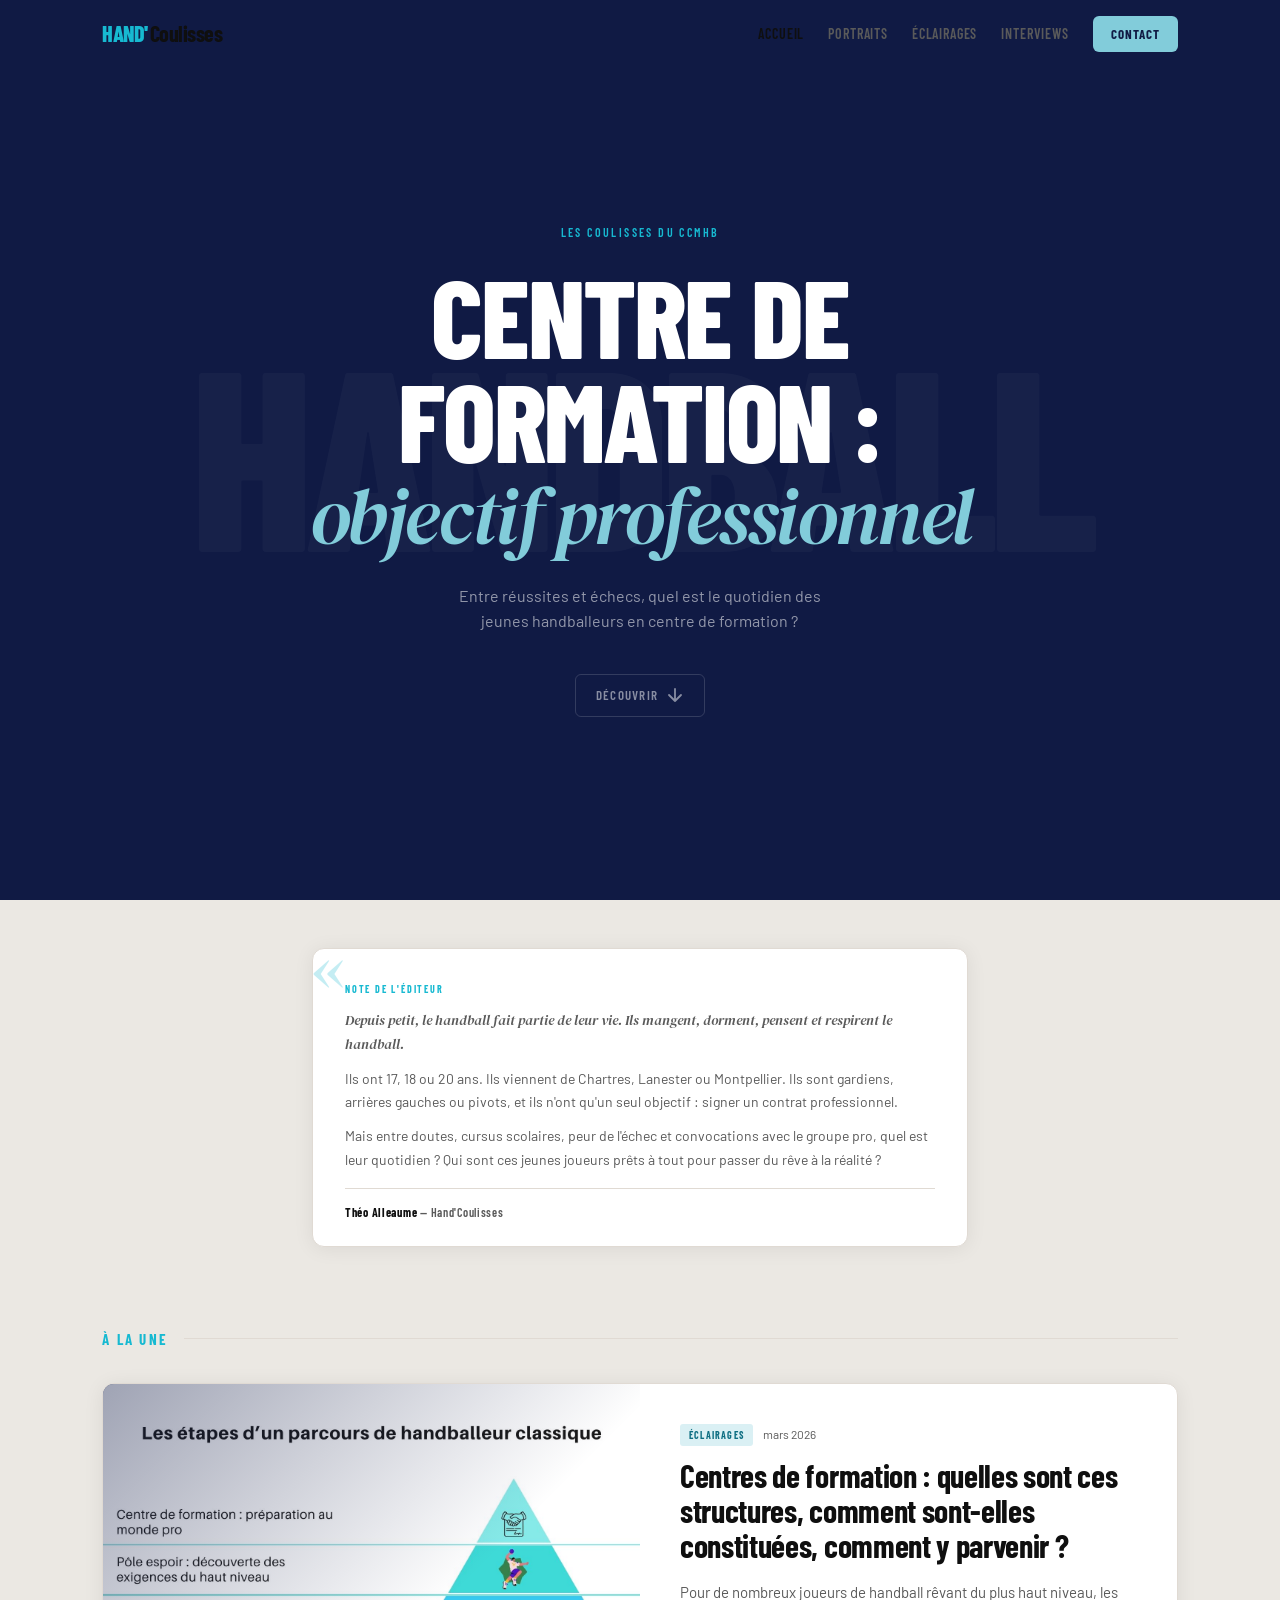
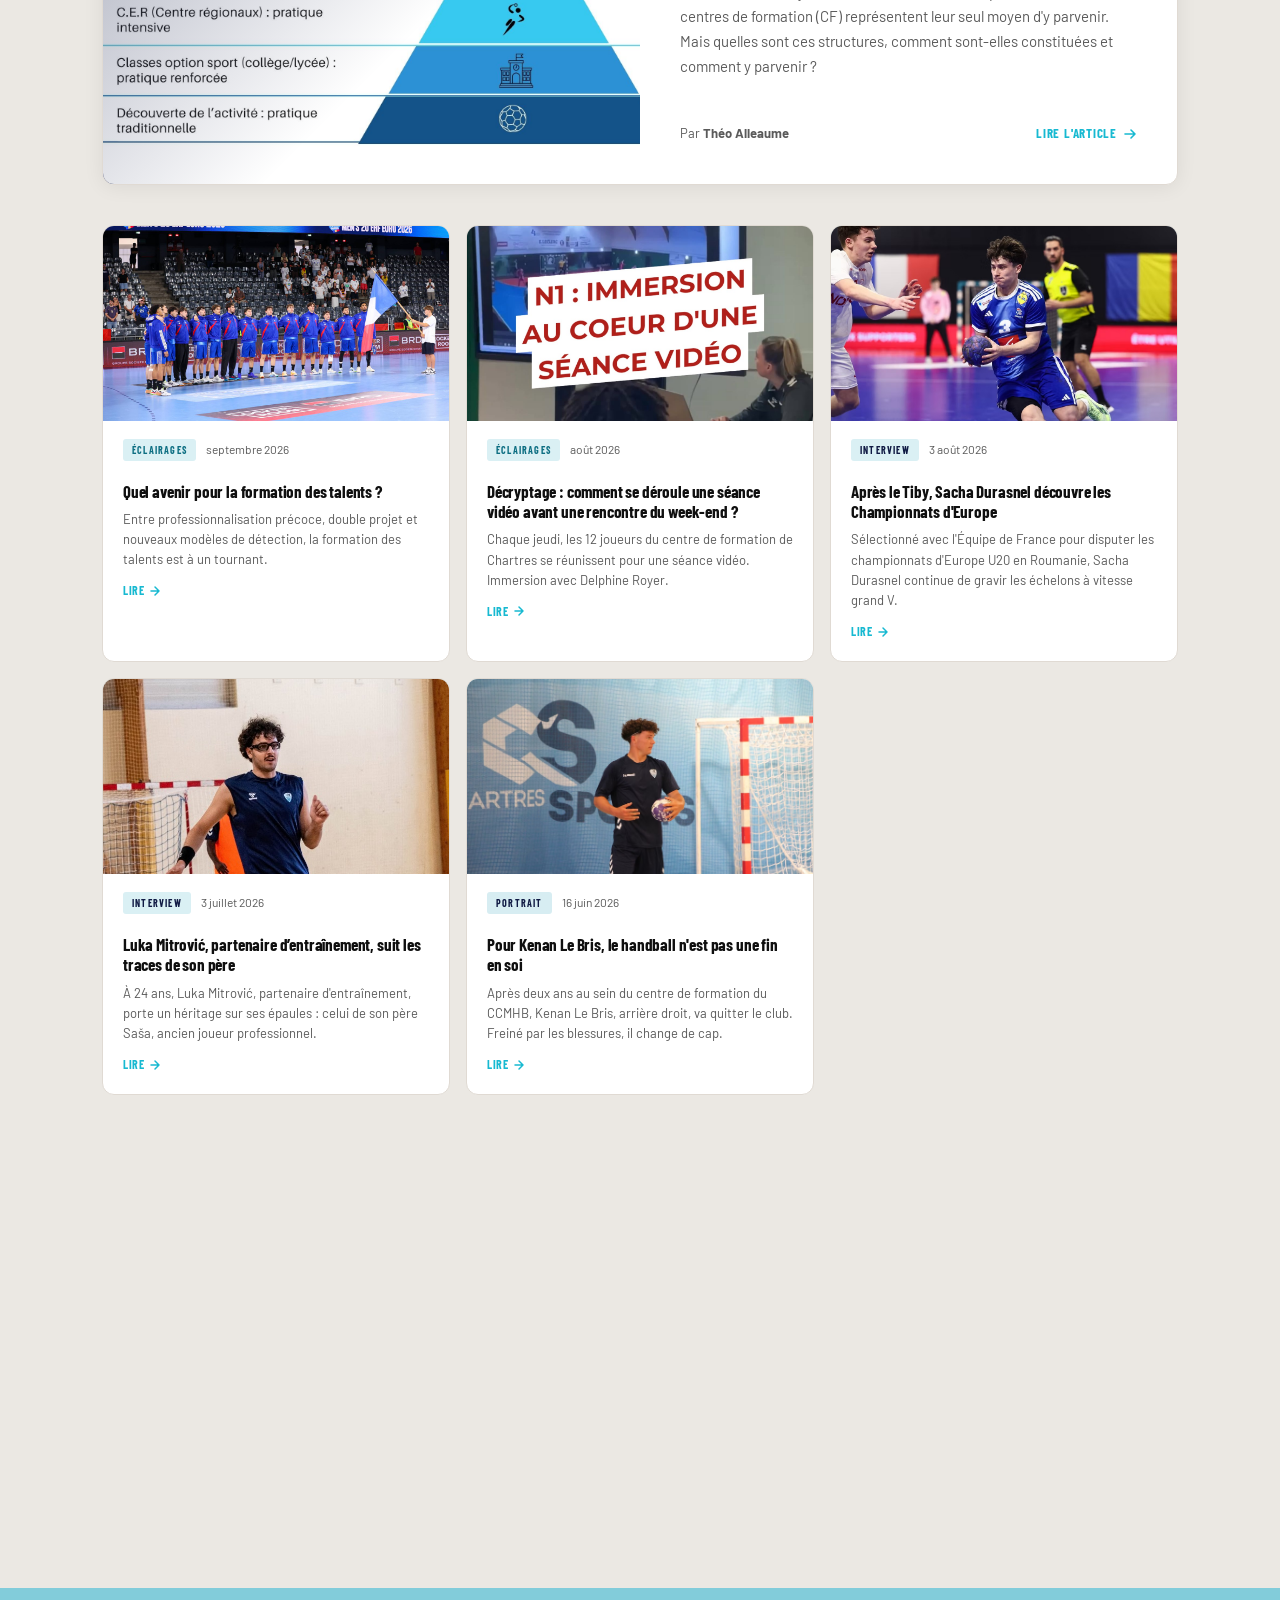
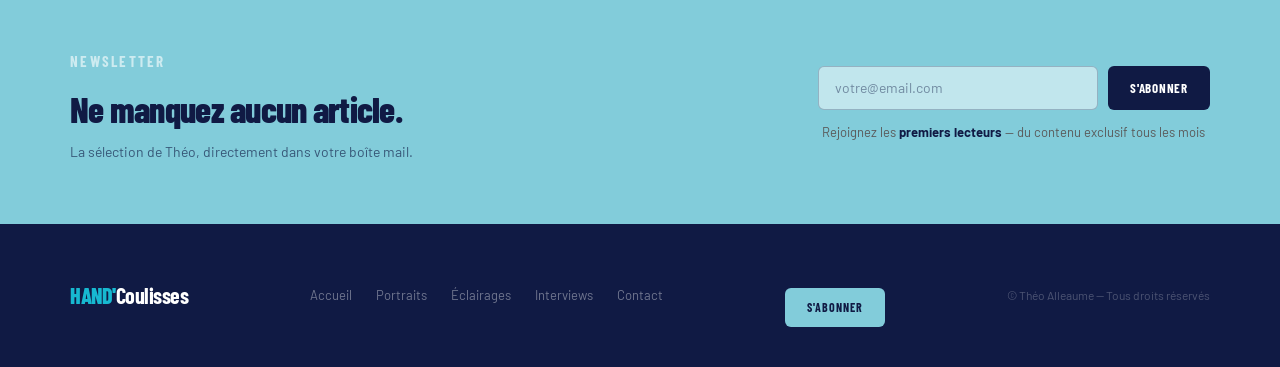
<file: index.html>
<!DOCTYPE html>
<html lang="fr">
<head>
  <meta charset="UTF-8">
  <meta name="viewport" content="width=device-width, initial-scale=1.0">
  <title>Hand'Coulisses — Les coulisses du CCMHB</title>
  <meta name="description" content="Plongez dans les coulisses du centre de formation du C'Chartres MHB. Portraits, éclairages et interviews des jeunes handballeurs en route vers le professionnalisme.">

  <meta property="og:title" content="Hand'Coulisses">
  <meta property="og:description" content="Plongez dans les coulisses du centre de formation du C'Chartres MHB.">
  <meta property="og:type" content="website">
  <meta property="og:url" content="https://handcoulisses.fr">

  <link rel="preconnect" href="https://fonts.googleapis.com">
  <link rel="preconnect" href="https://fonts.gstatic.com" crossorigin>
  <link href="https://fonts.googleapis.com/css2?family=Barlow+Condensed:ital,wght@0,400;0,600;0,700;0,800;1,700&family=Barlow:wght@400;500&family=DM+Serif+Display:ital@0;1&display=swap" rel="stylesheet">

  <link rel="stylesheet" href="assets/css/style.css">

  <script src="assets/js/datalayer.js"></script>

  <script>
    (function(w,d,s,l,i){w[l]=w[l]||[];w[l].push({'gtm.start':
    new Date().getTime(),event:'gtm.js'});var f=d.getElementsByTagName(s)[0],
    j=d.createElement(s),dl=l!='dataLayer'?'&l='+l:'';j.async=true;j.src=
    'https://www.googletagmanager.com/gtm.js?id='+i+dl;f.parentNode.insertBefore(j,f);
    })(window,document,'script','dataLayer','GTM-XXXXXXX');
  </script>
</head>
<body>

  <noscript>
    <iframe src="https://www.googletagmanager.com/ns.html?id=GTM-XXXXXXX"
    height="0" width="0" style="display:none;visibility:hidden"></iframe>
  </noscript>

  <!-- ── HEADER ── -->
  <header class="header" id="header">
    <div class="header-inner">
      <a href="index.html" class="logo">
        <span class="logo-hand">HAND'</span><span class="logo-theo">Coulisses</span>
      </a>
      <nav class="nav-links">
        <a href="index.html" class="nav-link active">Accueil</a>
        <a href="portraits.html" class="nav-link">Portraits</a>
        <a href="eclairages.html" class="nav-link">Éclairages</a>
        <a href="interviews.html" class="nav-link">Interviews</a>
        <a href="contact.html" class="nav-cta">Contact</a>
      </nav>
      <button class="burger" id="burger" aria-label="Menu">
        <span></span><span></span><span></span>
      </button>
    </div>
  </header>

  <!-- ── NAV OVERLAY (mobile) ── -->
  <div class="nav-overlay" id="navOverlay">
    <button class="nav-overlay-close" id="navOverlayClose">&times;</button>
    <a href="index.html" class="nav-link active">Accueil</a>
    <a href="portraits.html" class="nav-link">Portraits</a>
    <a href="eclairages.html" class="nav-link">Éclairages</a>
    <a href="interviews.html" class="nav-link">Interviews</a>
    <a href="contact.html" class="nav-cta">Contact</a>
  </div>

  <!-- ── HERO ── -->
  <section class="hero">
    <div class="hero-bg-text" aria-hidden="true">HANDBALL</div>
    <div class="hero-inner">
      <div class="hero-label fade-in">Les coulisses du CCMHB</div>
      <h1 class="hero-title fade-in delay-1">
      Centre de<br>Formation :<br><em>objectif professionnel</em>
      </h1>
      <p class="hero-sub fade-in delay-2">Entre réussites et échecs, quel est le quotidien des jeunes handballeurs en centre de formation ?</p>
      <a href="#articles" class="hero-scroll fade-in delay-3">
        <span>Découvrir</span>
        <svg width="18" height="18" viewBox="0 0 18 18" fill="none"><path d="M9 3v12M3 9l6 6 6-6" stroke="currentColor" stroke-width="1.8" stroke-linecap="round" stroke-linejoin="round"/></svg>
      </a>
    </div>
  </section>

  <!-- ── Note éditoriale ── -->
  <div class="blog-presentation reveal">
    <div class="blog-presentation-inner">
      <div class="blog-presentation-label">Note de l'éditeur</div>
      <p class="blog-presentation-lead">Depuis petit, le handball fait partie de leur vie. Ils mangent, dorment, pensent et respirent le handball.</p>
      <p>Ils ont 17, 18 ou 20 ans. Ils viennent de Chartres, Lanester ou Montpellier. Ils sont gardiens, arrières gauches ou pivots, et ils n'ont qu'un seul objectif : signer un contrat professionnel.</p>
      <p>Mais entre doutes, cursus scolaires, peur de l'échec et convocations avec le groupe pro, quel est leur quotidien ? Qui sont ces jeunes joueurs prêts à tout pour passer du rêve à la réalité ?</p>
      <div class="blog-presentation-signature"><strong>Théo Alleaume</strong> — Hand'Coulisses</div>
    </div>
  </div>

  <!-- ── À LA UNE ── -->
  <section class="section-une" id="articles">
    <div class="container">
      <div class="section-header reveal">
        <span class="section-tag">À la une</span>
        <div class="section-line"></div>
      </div>

      <!-- Article à la une (grand format) -->
      <article class="une-main reveal">
        <div class="une-main-img">
          <div class="une-main-img-placeholder">
            <div class="img-icon">
              <svg width="48" height="48" viewBox="0 0 48 48" fill="none"><circle cx="24" cy="24" r="18" stroke="currentColor" stroke-width="1.5"/><path d="M16 24 L24 16 L32 24 L24 32 Z" stroke="currentColor" stroke-width="1.5" fill="none"/><circle cx="24" cy="24" r="3" fill="currentColor"/></svg>
            </div>
            <span><img src="assets/images/Presentation-CF.jpg" alt="Centres de formation"></span>
          </div>
          <div class="une-main-overlay"></div>
        </div>
        <div class="une-main-content">
          <div class="article-meta">
            <span class="tag tag--éclairages">Éclairages</span>
            <span class="meta-date">mars 2026</span>
          </div>
          <h2 class="une-main-title">
            <a href="centre-formation-eclairage.html">Centres de formation : quelles sont ces structures, comment sont-elles constituées, comment y parvenir ?</a>
          </h2>
          <p class="une-main-excerpt">
            Pour de nombreux joueurs de handball rêvant du plus haut niveau, les centres de formation (CF) représentent leur seul moyen d'y parvenir.
            Mais quelles sont ces structures, comment sont-elles constituées et comment y parvenir ?
          </p>
          <div class="une-main-footer">
            <span class="author">Par <strong>Théo Alleaume</strong></span>
            <a href="centre-formation-eclairage.html" class="read-more-btn">
              Lire l'article
              <svg width="14" height="14" viewBox="0 0 14 14" fill="none"><path d="M2 7h10M8 3l4 4-4 4" stroke="currentColor" stroke-width="1.6" stroke-linecap="round" stroke-linejoin="round"/></svg>
            </a>
          </div>
        </div>
      </article>

      <!-- Grille secondaire -->
      <div class="articles-grid">
        <article class="article-card reveal" data-delay="0">
          <a href="avenir-formation-talents-eclairage.html" class="card-img-link">
            <div class="card-img">
              <img src="assets/images/image_quelavpourlescfs.jpg" alt="Formation des talents">
            </div>
          </a>
          <div class="card-body">
            <div class="article-meta">
              <span class="tag tag--éclairages">Éclairages</span>
              <span class="meta-date">septembre 2026</span>
            </div>
            <h3 class="card-title"><a href="avenir-formation-talents-eclairage.html">Quel avenir pour la formation des talents ?</a></h3>
            <p class="card-excerpt">Entre professionnalisation précoce, double projet et nouveaux modèles de détection, la formation des talents est à un tournant.</p>
            <a href="avenir-formation-talents-eclairage.html" class="card-link">Lire <svg width="12" height="12" viewBox="0 0 12 12" fill="none"><path d="M2 6h8M6 2l4 4-4 4" stroke="currentColor" stroke-width="1.5" stroke-linecap="round" stroke-linejoin="round"/></svg></a>
          </div>
        </article>

        <article class="article-card reveal" data-delay="1">
          <a href="seance-video-eclairage.html" class="card-img-link">
            <div class="card-img card-img--video">
              <img src="assets/images/seance-video-poster.jpg" alt="Séance vidéo Chartres">
            </div>
          </a>
          <div class="card-body">
            <div class="article-meta">
              <span class="tag tag--éclairages">Éclairages</span>
              <span class="meta-date">août 2026</span>
            </div>
            <h3 class="card-title"><a href="seance-video-eclairage.html">Décryptage : comment se déroule une séance vidéo avant une rencontre du week-end ?</a></h3>
            <p class="card-excerpt">Chaque jeudi, les 12 joueurs du centre de formation de Chartres se réunissent pour une séance vidéo. Immersion avec Delphine Royer.</p>
            <a href="seance-video-eclairage.html" class="card-link">Lire <svg width="12" height="12" viewBox="0 0 12 12" fill="none"><path d="M2 6h8M6 2l4 4-4 4" stroke="currentColor" stroke-width="1.5" stroke-linecap="round" stroke-linejoin="round"/></svg></a>
          </div>
        </article>

        <article class="article-card reveal" data-delay="2">
          <a href="durasnel-euro-interviews.html" class="card-img-link">
            <div class="card-img">
              <img src="assets/images/Sacha-Durasnel-EDF.jpeg" alt="Sacha Durasnel">
            </div>
          </a>
          <div class="card-body">
            <div class="article-meta">
              <span class="tag tag--interview">Interview</span>
              <span class="meta-date">3 août 2026</span>
            </div>
            <h3 class="card-title"><a href="durasnel-euro-interviews.html">Après le Tiby, Sacha Durasnel découvre les Championnats d'Europe</a></h3>
            <p class="card-excerpt">Sélectionné avec l'Équipe de France pour disputer les championnats d'Europe U20 en Roumanie, Sacha Durasnel continue de gravir les échelons à vitesse grand V.</p>
            <a href="durasnel-euro-interviews.html" class="card-link">Lire <svg width="12" height="12" viewBox="0 0 12 12" fill="none"><path d="M2 6h8M6 2l4 4-4 4" stroke="currentColor" stroke-width="1.5" stroke-linecap="round" stroke-linejoin="round"/></svg></a>
          </div>
        </article>

        <article class="article-card reveal" data-delay="3">
          <a href="luka-mitrovic-interview.html" class="card-img-link">
            <div class="card-img img-pos-top">
              <img src="assets/images/Luka-Mitrovic-CCMHB.jpeg" alt="Luka Mitrović">
            </div>
          </a>
          <div class="card-body">
            <div class="article-meta">
              <span class="tag tag--interview">Interview</span>
              <span class="meta-date">3 juillet 2026</span>
            </div>
            <h3 class="card-title"><a href="luka-mitrovic-interview.html">Luka Mitrović, partenaire d’entraînement, suit les traces de son père</a></h3>
            <p class="card-excerpt">À 24 ans, Luka Mitrović, partenaire d'entraînement, porte un héritage sur ses épaules : celui de son père Saša, ancien joueur professionnel.</p>
            <a href="luka-mitrovic-interview.html" class="card-link">Lire <svg width="12" height="12" viewBox="0 0 12 12" fill="none"><path d="M2 6h8M6 2l4 4-4 4" stroke="currentColor" stroke-width="1.5" stroke-linecap="round" stroke-linejoin="round"/></svg></a>
          </div>
        </article>

        <article class="article-card reveal" data-delay="4">
          <a href="kenan-le-bris-portrait.html" class="card-img-link">
            <div class="card-img">
              <img src="assets/images/KenanLeBris-CCMHB.avif" alt="Kenan Le Bris">
            </div>
          </a>
          <div class="card-body">
            <div class="article-meta">
              <span class="tag tag--portrait">Portrait</span>
              <span class="meta-date">16 juin 2026</span>
            </div>
            <h3 class="card-title"><a href="kenan-le-bris-portrait.html">Pour Kenan Le Bris, le handball n'est pas une fin en soi</a></h3>
            <p class="card-excerpt">Après deux ans au sein du centre de formation du CCMHB, Kenan Le Bris, arrière droit, va quitter le club. Freiné par les blessures, il change de cap.</p>
            <a href="kenan-le-bris-portrait.html" class="card-link">Lire <svg width="12" height="12" viewBox="0 0 12 12" fill="none"><path d="M2 6h8M6 2l4 4-4 4" stroke="currentColor" stroke-width="1.5" stroke-linecap="round" stroke-linejoin="round"/></svg></a>
          </div>
        </article>

        <article class="article-card reveal" data-delay="5">
          <a href="sacha-durasnel-portrait.html" class="card-img-link">
            <div class="card-img">
              <img src="assets/images/Sacha-Durasnel-CCMHB.avif" alt="Sacha Durasnel">
            </div>
          </a>
          <div class="card-body">
            <div class="article-meta">
              <span class="tag tag--portrait">Portrait</span>
              <span class="meta-date">02 avr. 2026</span>
            </div>
            <h3 class="card-title"><a href="sacha-durasnel-portrait.html">Concilier ambitions, projet sportif et études supérieures : le casse-tête de Sacha Durasnel</a></h3>
            <p class="card-excerpt">Arrivé de Montpellier à l'été 2025, Sacha Durasnel, 19 ans, rêve de devenir handballeur professionnel.</p>
            <a href="sacha-durasnel-portrait.html" class="card-link">Lire <svg width="12" height="12" viewBox="0 0 12 12" fill="none"><path d="M2 6h8M6 2l4 4-4 4" stroke="currentColor" stroke-width="1.5" stroke-linecap="round" stroke-linejoin="round"/></svg></a>
          </div>
        </article>

        <article class="article-card reveal" data-delay="6">
          <a href="sacha-durasnel-equipe-france.html" class="card-img-link">
            <div class="card-img">
              <img src="assets/images/Sacha-Durasnel-EDF.jpeg" alt="Sacha Durasnel">
            </div>
          </a>
          <div class="card-body">
            <div class="article-meta">
              <span class="tag tag--portrait">Portrait</span>
              <span class="meta-date">02 avr. 2026</span>
            </div>
            <h3 class="card-title"><a href="sacha-durasnel-equipe-france.html">« Ça fout les frissons » : les premiers pas en Bleu de Sacha Durasnel</a></h3>
            <p class="card-excerpt">Jeudi 19 mars 2026, Sacha Durasnel a honoré sa première sélection en Equipe de France U21 et son entrée dans la grande famille tricolore.</p>
            <a href="sacha-durasnel-equipe-france.html" class="card-link">Lire <svg width="12" height="12" viewBox="0 0 12 12" fill="none"><path d="M2 6h8M6 2l4 4-4 4" stroke="currentColor" stroke-width="1.5" stroke-linecap="round" stroke-linejoin="round"/></svg></a>
          </div>
        </article>

        <article class="article-card reveal" data-delay="7">
          <a href="delphine-royer-portrait.html" class="card-img-link">
            <div class="card-img">
              <img src="assets/images/Delphine-Royer-RespoCF.jpg.avif" alt="Delphine Royer">
            </div>
          </a>
          <div class="card-body">
            <div class="article-meta">
              <span class="tag tag--portrait">Portrait</span>
              <span class="meta-date">09 sept. 2025</span>
            </div>
            <h3 class="card-title"><a href="delphine-royer-portrait.html">Delphine Royer : la femme qui veut révolutionner la formation française</a></h3>
            <p class="card-excerpt">Arrivée cet été en provenance du centre de formation de Montpellier, elle est la première femme à occuper ce poste en France.</p>
            <a href="delphine-royer-portrait.html" class="card-link">Lire <svg width="12" height="12" viewBox="0 0 12 12" fill="none"><path d="M2 6h8M6 2l4 4-4 4" stroke="currentColor" stroke-width="1.5" stroke-linecap="round" stroke-linejoin="round"/></svg></a>
          </div>
        </article>
      </div>
    </div>
  </section>

  <!-- ── NEWSLETTER ── -->
  <section class="section-nl reveal">
    <div class="nl-inner">
      <div class="nl-text">
        <span class="section-tag section-tag--light">Newsletter</span>
        <h2>Ne manquez aucun article.</h2>
        <p>La sélection de Théo, directement dans votre boîte mail.</p>
      </div>
      <div>
        <form class="nl-form">
          <input type="email" placeholder="votre@email.com" required />
          <button type="submit">S'abonner</button>
        </form>
        <div class="social-proof">
          <p>Rejoignez les <strong>premiers lecteurs</strong> — du contenu exclusif tous les mois</p>
        </div>
      </div>
    </div>
  </section>

  <!-- ── FOOTER ── -->
  <footer class="footer">
    <div class="footer-inner">
      <div class="footer-logo">
        <span class="logo-hand">HAND'</span><span class="logo-theo">Coulisses</span>
      </div>
      <nav class="footer-nav">
        <a href="index.html">Accueil</a>
        <a href="portraits.html">Portraits</a>
        <a href="eclairages.html">Éclairages</a>
        <a href="interviews.html">Interviews</a>
        <a href="contact.html">Contact</a>
      </nav>
      <a href="contact.html" class="footer-cta">S'abonner</a>
      <p class="footer-copy">© Théo Alleaume — Tous droits réservés</p>
    </div>
  </footer>

  <script src="assets/js/main.js"></script>

  <script>
    dataLayer.push({
      page_type: "home",
      sport: "handball"
    });
  </script>

</body>
</html>
</file>
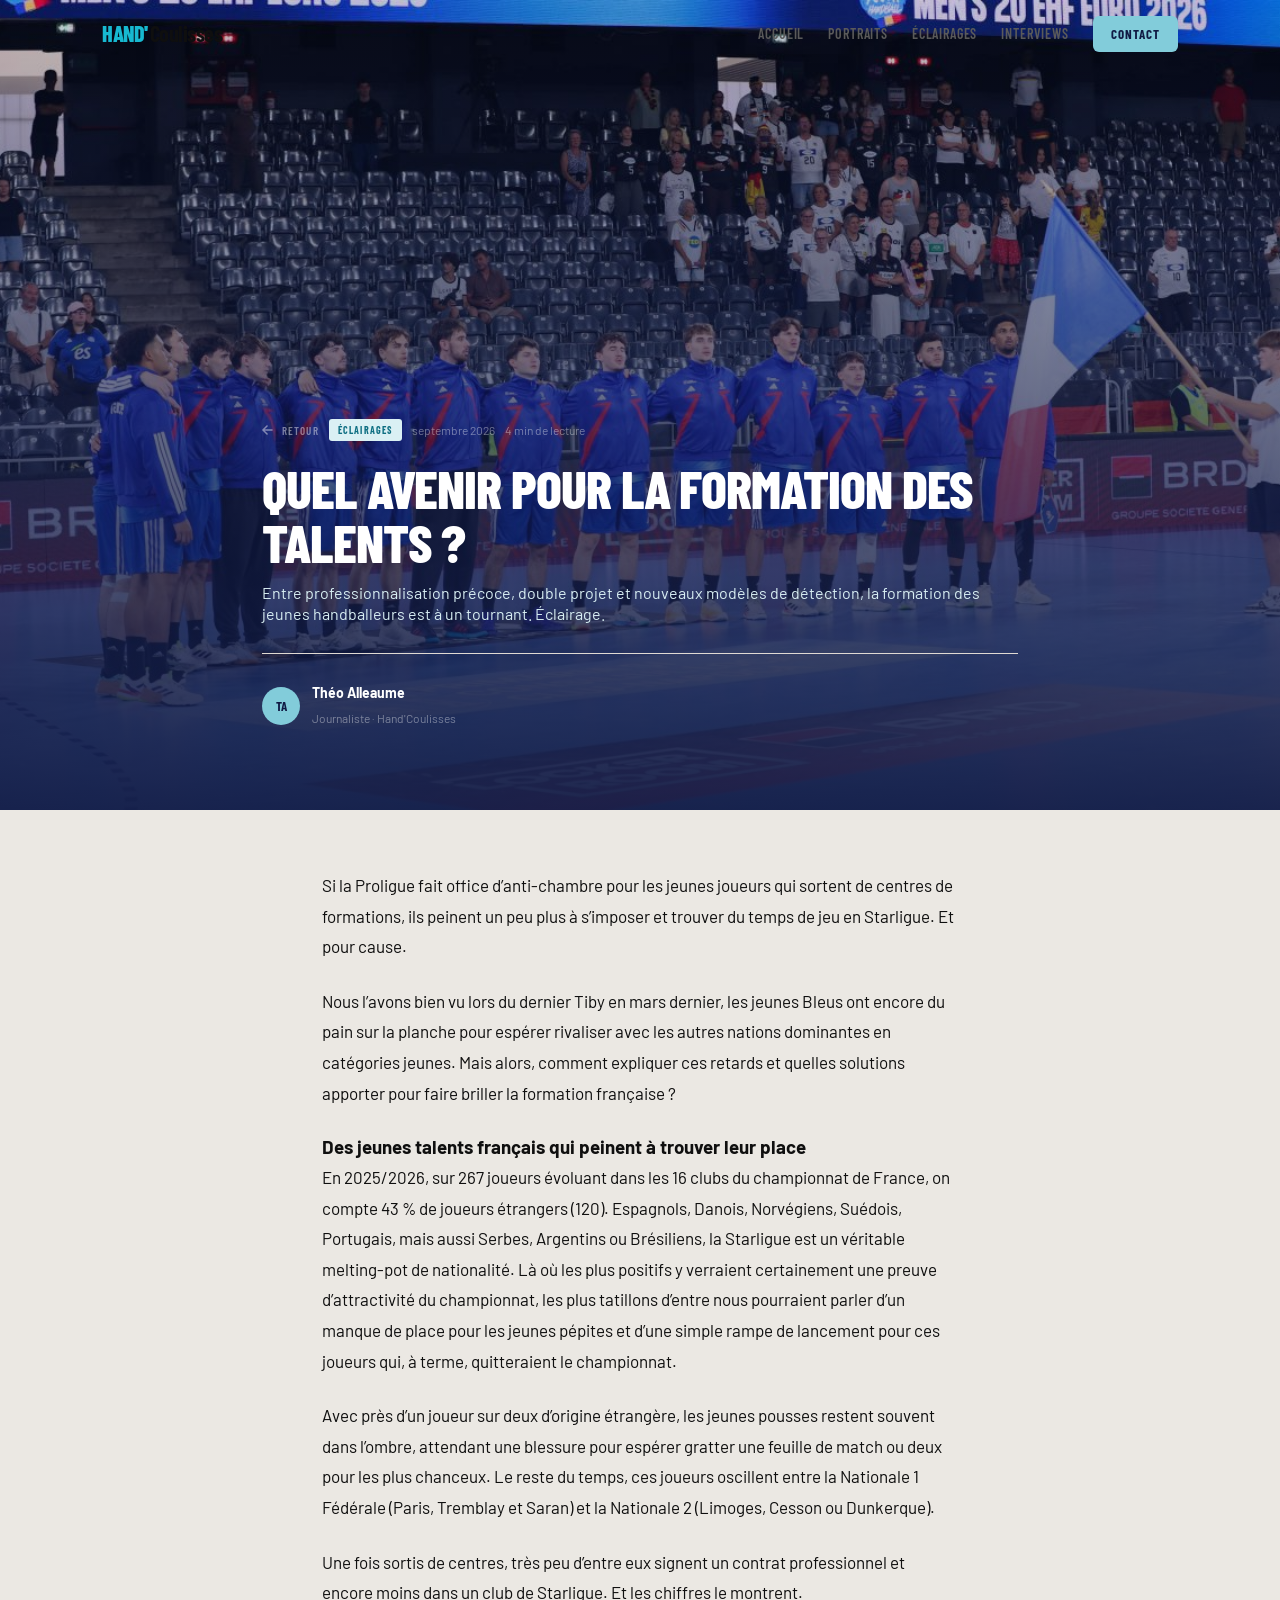
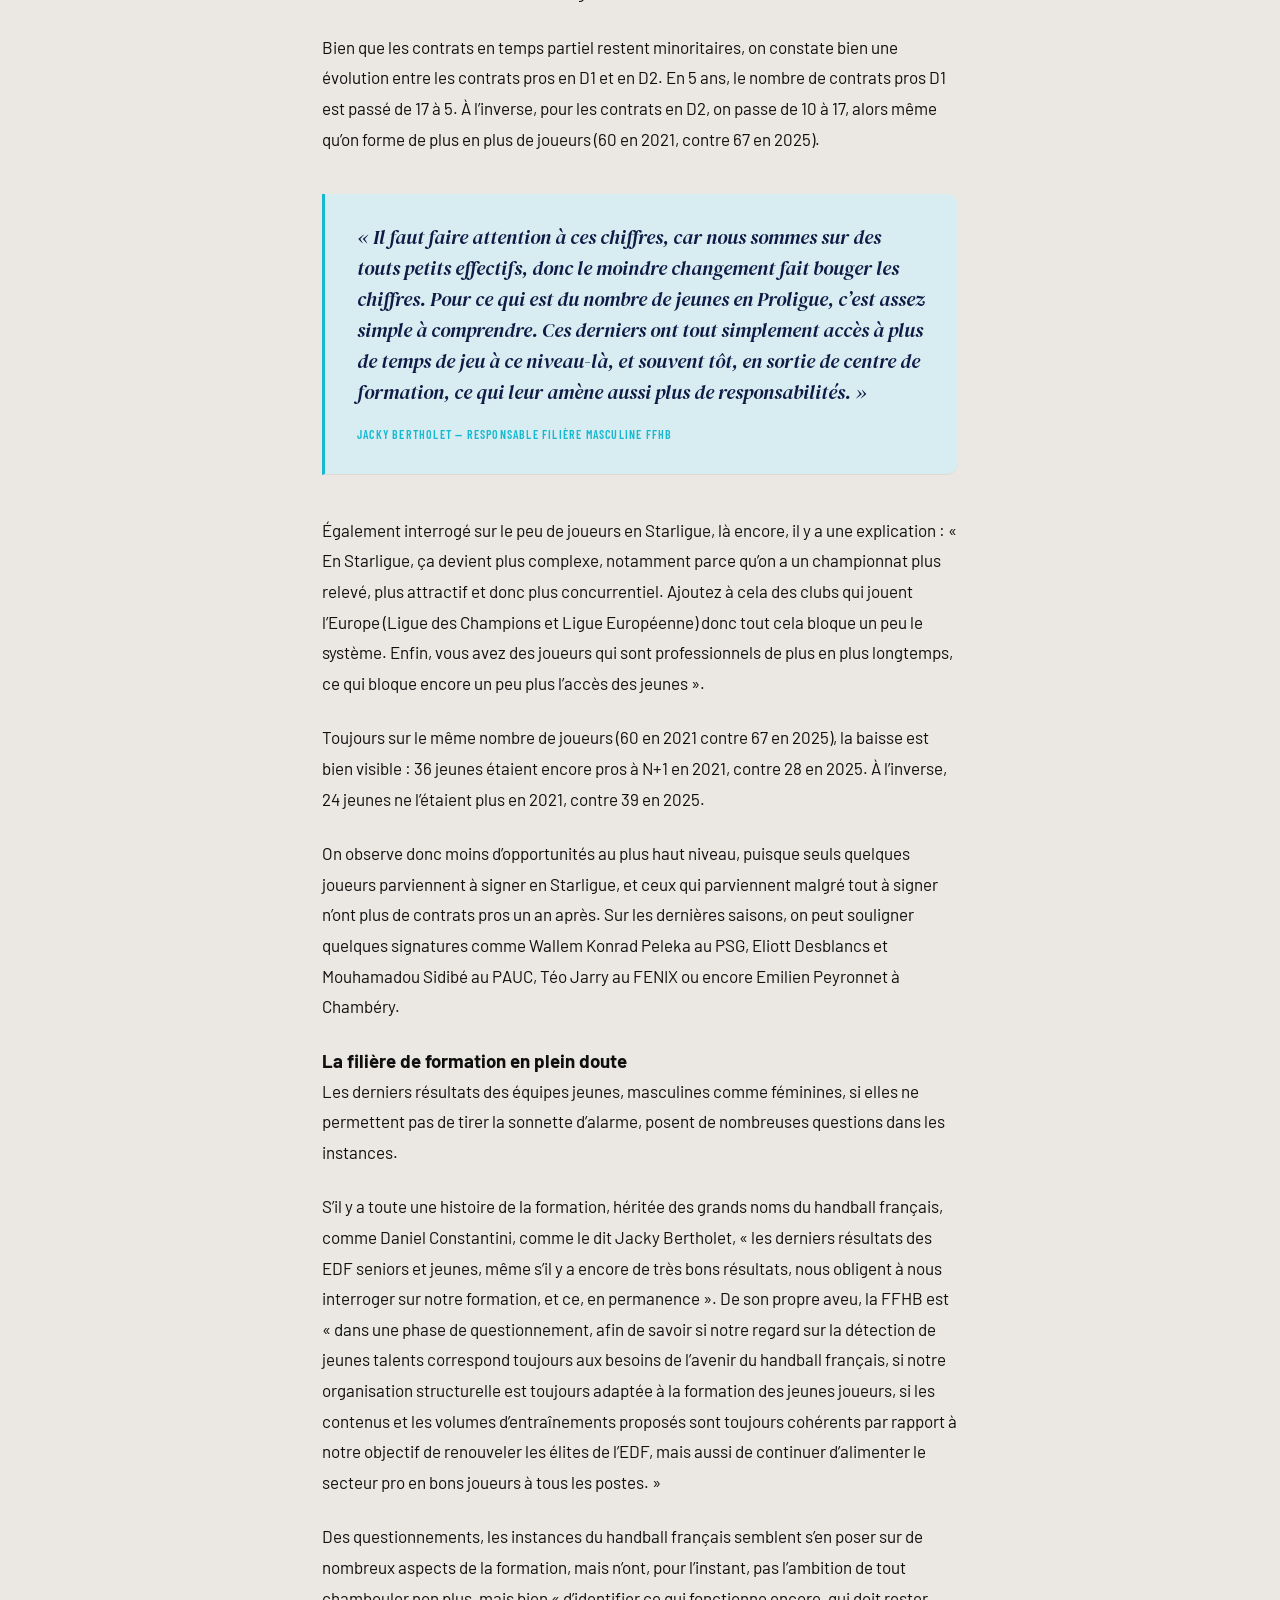
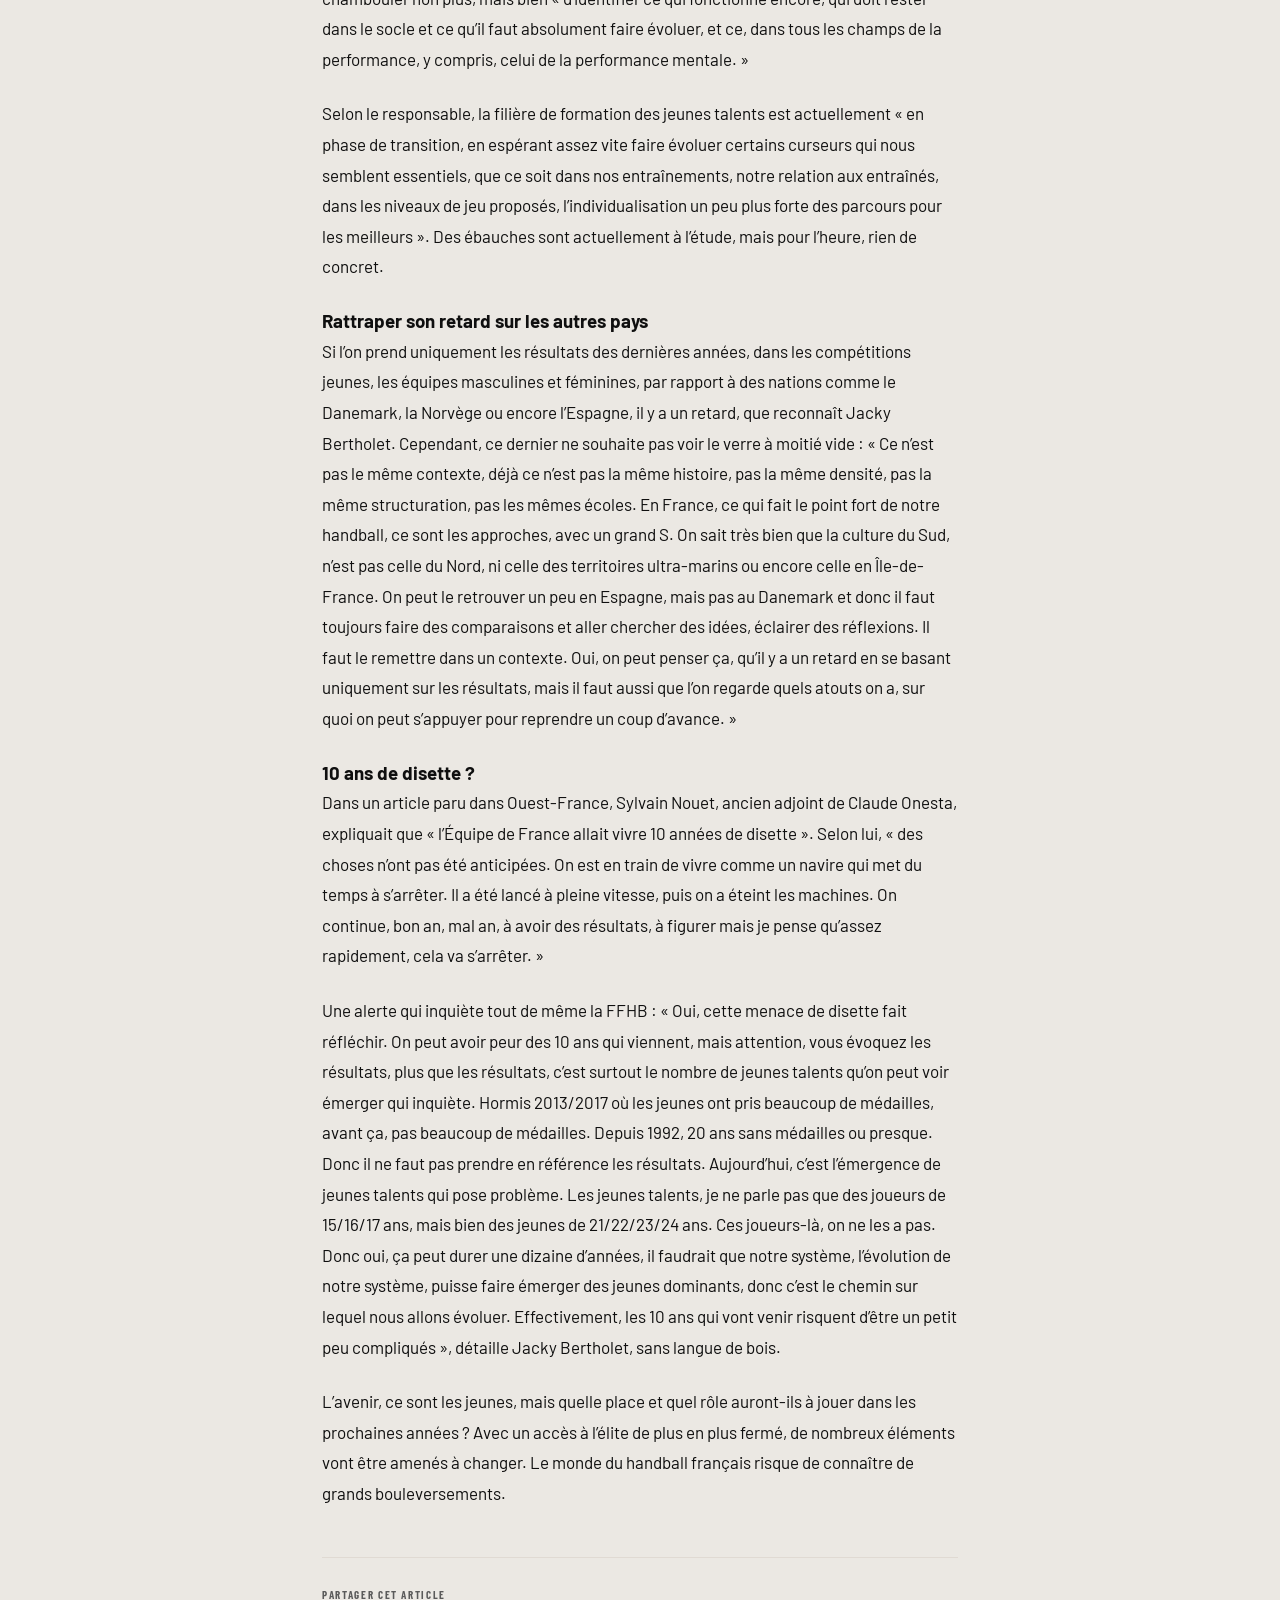
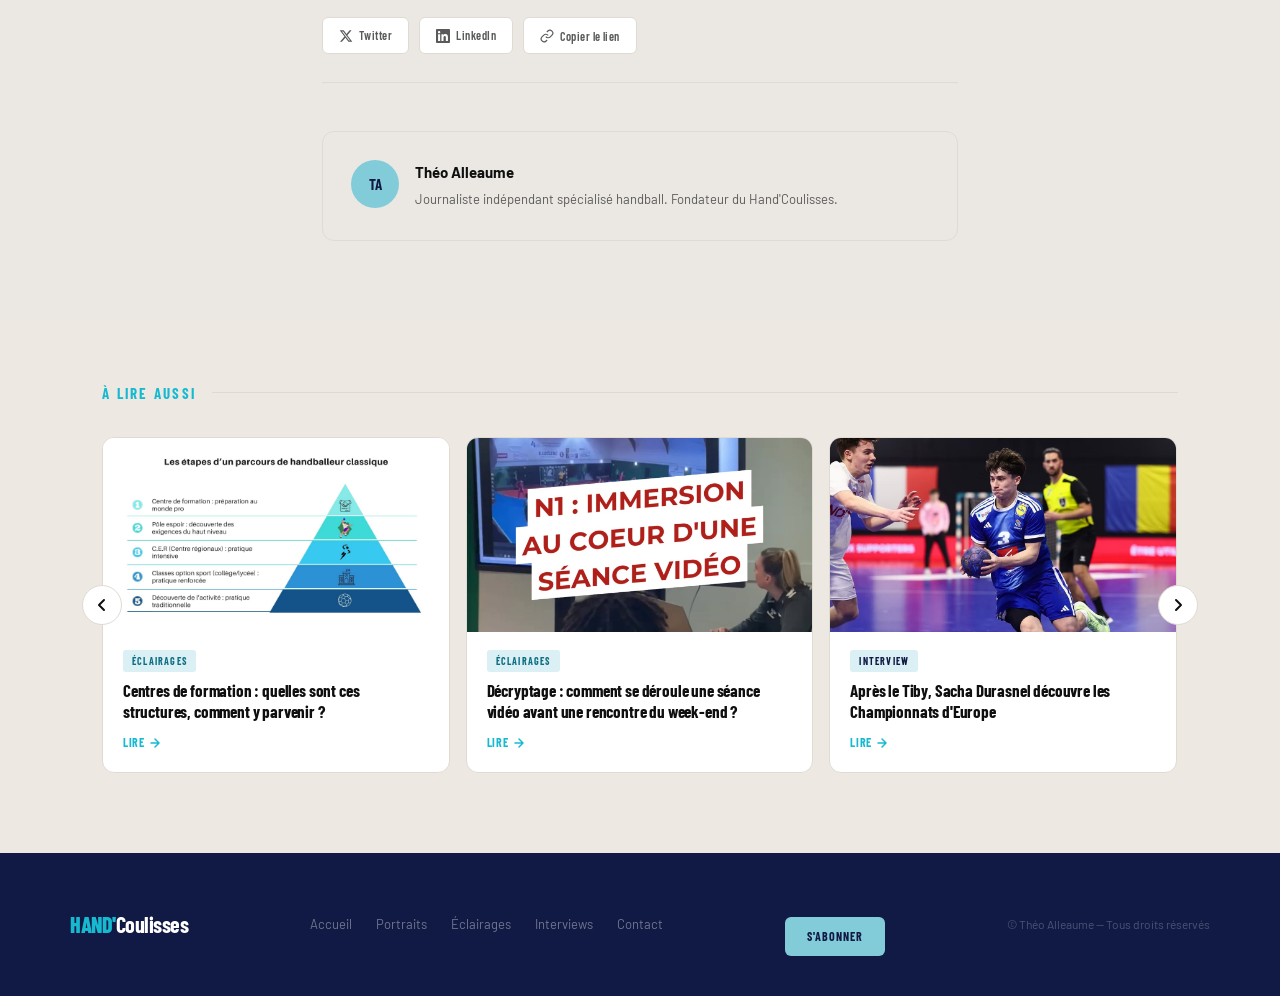
<file: avenir-formation-talents-eclairage.html>
<!DOCTYPE html>
<html lang="fr">
<head>
  <meta charset="UTF-8">
  <meta name="viewport" content="width=device-width, initial-scale=1.0">
  <title>Quel avenir pour la formation des talents ? — Hand'Coulisses</title>
  <meta name="description" content="Quel avenir pour la formation des talents ? Éclairage sur les enjeux, les structures et les perspectives pour les jeunes handballeurs.">
  <meta property="og:title" content="Quel avenir pour la formation des talents ?">
  <meta property="og:description" content="Quel avenir pour la formation des talents ? Éclairage sur les enjeux et perspectives.">
  <meta property="og:type" content="article">
  <meta property="og:image" content="https://handcoulisses.fr/assets/images/Presentation-CF.jpg">
  <link rel="preconnect" href="https://fonts.googleapis.com">
  <link rel="preconnect" href="https://fonts.gstatic.com" crossorigin>
  <link href="https://fonts.googleapis.com/css2?family=Barlow+Condensed:ital,wght@0,400;0,600;0,700;0,800;1,700&family=Barlow:wght@400;500&family=DM+Serif+Display:ital@0;1&display=swap" rel="stylesheet">
  <link rel="stylesheet" href="assets/css/style.css">
  <script src="assets/js/datalayer.js"></script>
  <script>
    (function(w,d,s,l,i){w[l]=w[l]||[];w[l].push({'gtm.start':
    new Date().getTime(),event:'gtm.js'});var f=d.getElementsByTagName(s)[0],
    j=d.createElement(s),dl=l!='dataLayer'?'&l='+l:'';j.async=true;j.src=
    'https://www.googletagmanager.com/gtm.js?id='+i+dl;f.parentNode.insertBefore(j,f);
    })(window,document,'script','dataLayer','GTM-XXXXXXX');
  </script>
</head>
<body class="article-page">
  <noscript>
    <iframe src="https://www.googletagmanager.com/ns.html?id=GTM-XXXXXXX"
    height="0" width="0" style="display:none;visibility:hidden"></iframe>
  </noscript>
  <header class="header" id="header">
    <div class="header-inner">
      <a href="index.html" class="logo">
        <span class="logo-hand">HAND'</span><span class="logo-theo">Coulisses</span>
      </a>
      <nav class="nav-links">
        <a href="index.html" class="nav-link">Accueil</a>
        <a href="portraits.html" class="nav-link">Portraits</a>
        <a href="eclairages.html" class="nav-link">Éclairages</a>
        <a href="interviews.html" class="nav-link">Interviews</a>
        <a href="contact.html" class="nav-cta">Contact</a>
      </nav>
      <button class="burger" id="burger" aria-label="Menu">
        <span></span><span></span><span></span>
      </button>
    </div>
    <div class="reading-bar" id="readingBar"></div>
  </header>
  <div class="nav-overlay" id="navOverlay">
    <button class="nav-overlay-close" id="navOverlayClose">&times;</button>
    <a href="index.html" class="nav-link">Accueil</a>
    <a href="portraits.html" class="nav-link">Portraits</a>
    <a href="eclairages.html" class="nav-link">Éclairages</a>
    <a href="interviews.html" class="nav-link">Interviews</a>
    <a href="contact.html" class="nav-cta">Contact</a>
  </div>
  <div class="article-hero">
    <div class="article-hero-img">
      <div class="article-hero-placeholder" aria-hidden="true">
        <svg width="64" height="64" viewBox="0 0 64 64" fill="none"><circle cx="32" cy="32" r="24" stroke="currentColor" stroke-width="1.5"/><path d="M20 32 L32 20 L44 32 L32 44 Z" stroke="currentColor" stroke-width="1.5" fill="none"/><circle cx="32" cy="32" r="4" fill="currentColor"/></svg>
        <span><img src="assets/images/image_quelavpourlescfs.jpg" alt="Formation des talents"></span>
      </div>
      <div class="article-hero-overlay"></div>
    </div>
    <div class="article-hero-content fade-in">
      <div class="article-meta article-meta--hero">
        <a href="index.html" class="back-link">
          <svg width="14" height="14" viewBox="0 0 14 14" fill="none"><path d="M10 7H2M5 3L1 7l4 4" stroke="currentColor" stroke-width="1.6" stroke-linecap="round" stroke-linejoin="round"/></svg>
          Retour
        </a>
        <span class="tag tag--éclairages">Éclairages</span>
        <span class="meta-date">septembre 2026</span>
        <span class="meta-read">4 min de lecture</span>
      </div>
      <h1 class="article-hero-title fade-in delay-1">
        Quel avenir pour la formation des talents ?
      </h1>
      <p class="article-intro fade-in delay-2">
        Entre professionnalisation précoce, double projet et nouveaux modèles de détection, la formation des jeunes handballeurs est à un tournant. Éclairage.
      </p>
      <div class="article-hero-author fade-in delay-3">
        <div class="author-avatar">TA</div>
        <div>
          <strong>Théo Alleaume</strong>
          <span>Journaliste · Hand'Coulisses</span>
        </div>
      </div>
    </div>
  </div>
  <main class="article-body" id="articleBody">
    <div class="article-container">
      <p class="reveal">
        Si la Proligue fait office d’anti-chambre pour les jeunes joueurs qui sortent de centres de formations, ils peinent un peu plus à s’imposer et trouver du temps de jeu en Starligue. Et pour cause.
      </p>
      <p class="reveal">
        Nous l’avons bien vu lors du dernier Tiby en mars dernier, les jeunes Bleus ont encore du pain sur la planche pour espérer rivaliser avec les autres nations dominantes en catégories jeunes. Mais alors, comment expliquer ces retards et quelles solutions apporter pour faire briller la formation française ?
      </p>
      <h3 class="reveal">Des jeunes talents français qui peinent à trouver leur place</h3>
      <p class="reveal">
        En 2025/2026, sur 267 joueurs évoluant dans les 16 clubs du championnat de France, on compte 43 % de joueurs étrangers (120). Espagnols, Danois, Norvégiens, Suédois, Portugais, mais aussi Serbes, Argentins ou Brésiliens, la Starligue est un véritable melting-pot de nationalité. Là où les plus positifs y verraient certainement une preuve d’attractivité du championnat, les plus tatillons d’entre nous pourraient parler d’un manque de place pour les jeunes pépites et d’une simple rampe de lancement pour ces joueurs qui, à terme, quitteraient le championnat.
      </p>
      
      <div class="flourish-embed flourish-chart" data-src="visualisation/30232326"><script src="https://public.flourish.studio/resources/embed.js"></script><noscript><img src="https://public.flourish.studio/visualisation/30232326/thumbnail" width="100%" alt="chart visualization" /></noscript></div>

      <p class="reveal">
        Avec près d’un joueur sur deux d’origine étrangère, les jeunes pousses restent souvent dans l’ombre, attendant une blessure pour espérer gratter une feuille de match ou deux pour les plus chanceux. Le reste du temps, ces joueurs oscillent entre la Nationale 1 Fédérale (Paris, Tremblay et Saran) et la Nationale 2 (Limoges, Cesson ou Dunkerque).
      </p>
      <p class="reveal">
        Une fois sortis de centres, très peu d’entre eux signent un contrat professionnel et encore moins dans un club de Starligue. Et les chiffres le montrent.
      </p>

       <div class="flourish-embed flourish-chart" data-src="visualisation/28350870"><script src="https://public.flourish.studio/resources/embed.js"></script><noscript><img src="https://public.flourish.studio/visualisation/28350870/thumbnail" width="100%" alt="chart visualization" /></noscript></div>

      <p class="reveal">
        Bien que les contrats en temps partiel restent minoritaires, on constate bien une évolution entre les contrats pros en D1 et en D2. En 5 ans, le nombre de contrats pros D1 est passé de 17 à 5. À l’inverse, pour les contrats en D2, on passe de 10 à 17, alors même qu’on forme de plus en plus de joueurs (60 en 2021, contre 67 en 2025).
      </p>
      <blockquote class="article-quote reveal">
        <p>« Il faut faire attention à ces chiffres, car nous sommes sur des touts petits effectifs, donc le moindre changement fait bouger les chiffres. Pour ce qui est du nombre de jeunes en Proligue, c’est assez simple à comprendre. Ces derniers ont tout simplement accès à plus de temps de jeu à ce niveau-là, et souvent tôt, en sortie de centre de formation, ce qui leur amène aussi plus de responsabilités. »</p>
        <cite>Jacky Bertholet — responsable filière masculine FFHB</cite>
      </blockquote>
      <p class="reveal">
        Également interrogé sur le peu de joueurs en Starligue, là encore, il y a une explication : « En Starligue, ça devient plus complexe, notamment parce qu’on a un championnat plus relevé, plus attractif et donc plus concurrentiel. Ajoutez à cela des clubs qui jouent l’Europe (Ligue des Champions et Ligue Européenne) donc tout cela bloque un peu le système. Enfin, vous avez des joueurs qui sont professionnels de plus en plus longtemps, ce qui bloque encore un peu plus l’accès des jeunes ».
      </p>
      <p class="reveal">
        Toujours sur le même nombre de joueurs (60 en 2021 contre 67 en 2025), la baisse est bien visible : 36 jeunes étaient encore pros à N+1 en 2021, contre 28 en 2025. À l’inverse, 24 jeunes ne l’étaient plus en 2021, contre 39 en 2025.
      </p>
      
      <div class="flourish-embed flourish-chart" data-src="visualisation/28045055"><script src="https://public.flourish.studio/resources/embed.js"></script><noscript><img src="https://public.flourish.studio/visualisation/28045055/thumbnail" width="100%" alt="chart visualization" /></noscript></div>
     
      <p class="reveal">
        On observe donc moins d’opportunités au plus haut niveau, puisque seuls quelques joueurs parviennent à signer en Starligue, et ceux qui parviennent malgré tout à signer n’ont plus de contrats pros un an après. Sur les dernières saisons, on peut souligner quelques signatures comme Wallem Konrad Peleka au PSG, Eliott Desblancs et Mouhamadou Sidibé au PAUC, Téo Jarry au FENIX ou encore Emilien Peyronnet à Chambéry.
      </p>
      <h3 class="reveal">La filière de formation en plein doute</h3>
      <p class="reveal">
        Les derniers résultats des équipes jeunes, masculines comme féminines, si elles ne permettent pas de tirer la sonnette d’alarme, posent de nombreuses questions dans les instances.
      </p>
      <p class="reveal">
        S’il y a toute une histoire de la formation, héritée des grands noms du handball français, comme Daniel Constantini, comme le dit Jacky Bertholet, « les derniers résultats des EDF seniors et jeunes, même s’il y a encore de très bons résultats, nous obligent à nous interroger sur notre formation, et ce, en permanence ». De son propre aveu, la FFHB est « dans une phase de questionnement, afin de savoir si notre regard sur la détection de jeunes talents correspond toujours aux besoins de l’avenir du handball français, si notre organisation structurelle est toujours adaptée à la formation des jeunes joueurs, si les contenus et les volumes d’entraînements proposés sont toujours cohérents par rapport à notre objectif de renouveler les élites de l’EDF, mais aussi de continuer d’alimenter le secteur pro en bons joueurs à tous les postes. »
      </p>
      <p class="reveal">
        Des questionnements, les instances du handball français semblent s’en poser sur de nombreux aspects de la formation, mais n’ont, pour l’instant, pas l’ambition de tout chambouler non plus, mais bien « d’identifier ce qui fonctionne encore, qui doit rester dans le socle et ce qu’il faut absolument faire évoluer, et ce, dans tous les champs de la performance, y compris, celui de la performance mentale. »
      </p>
      <p class="reveal">
        Selon le responsable, la filière de formation des jeunes talents est actuellement « en phase de transition, en espérant assez vite faire évoluer certains curseurs qui nous semblent essentiels, que ce soit dans nos entraînements, notre relation aux entraînés, dans les niveaux de jeu proposés, l’individualisation un peu plus forte des parcours pour les meilleurs ». Des ébauches sont actuellement à l’étude, mais pour l’heure, rien de concret.
      </p>
      <h3 class="reveal">Rattraper son retard sur les autres pays</h3>
      <p class="reveal">
        Si l’on prend uniquement les résultats des dernières années, dans les compétitions jeunes, les équipes masculines et féminines, par rapport à des nations comme le Danemark, la Norvège ou encore l’Espagne, il y a un retard, que reconnaît Jacky Bertholet. Cependant, ce dernier ne souhaite pas voir le verre à moitié vide : « Ce n’est pas le même contexte, déjà ce n’est pas la même histoire, pas la même densité, pas la même structuration, pas les mêmes écoles. En France, ce qui fait le point fort de notre handball, ce sont les approches, avec un grand S. On sait très bien que la culture du Sud, n’est pas celle du Nord, ni celle des territoires ultra-marins ou encore celle en Île-de-France. On peut le retrouver un peu en Espagne, mais pas au Danemark et donc il faut toujours faire des comparaisons et aller chercher des idées, éclairer des réflexions. Il faut le remettre dans un contexte. Oui, on peut penser ça, qu’il y a un retard en se basant uniquement sur les résultats, mais il faut aussi que l’on regarde quels atouts on a, sur quoi on peut s’appuyer pour reprendre un coup d’avance. »
      </p>
      <h3 class="reveal">10 ans de disette ?</h3>
      <p class="reveal">
        Dans un article paru dans Ouest-France, Sylvain Nouet, ancien adjoint de Claude Onesta, expliquait que « l’Équipe de France allait vivre 10 années de disette ». Selon lui, « des choses n’ont pas été anticipées. On est en train de vivre comme un navire qui met du temps à s’arrêter. Il a été lancé à pleine vitesse, puis on a éteint les machines. On continue, bon an, mal an, à avoir des résultats, à figurer mais je pense qu’assez rapidement, cela va s’arrêter. »
      </p>
      <p class="reveal">
        Une alerte qui inquiète tout de même la FFHB : « Oui, cette menace de disette fait réfléchir. On peut avoir peur des 10 ans qui viennent, mais attention, vous évoquez les résultats, plus que les résultats, c’est surtout le nombre de jeunes talents qu’on peut voir émerger qui inquiète. Hormis 2013/2017 où les jeunes ont pris beaucoup de médailles, avant ça, pas beaucoup de médailles. Depuis 1992, 20 ans sans médailles ou presque. Donc il ne faut pas prendre en référence les résultats. Aujourd’hui, c’est l’émergence de jeunes talents qui pose problème. Les jeunes talents, je ne parle pas que des joueurs de 15/16/17 ans, mais bien des jeunes de 21/22/23/24 ans. Ces joueurs-là, on ne les a pas. Donc oui, ça peut durer une dizaine d’années, il faudrait que notre système, l’évolution de notre système, puisse faire émerger des jeunes dominants, donc c’est le chemin sur lequel nous allons évoluer. Effectivement, les 10 ans qui vont venir risquent d’être un petit peu compliqués », détaille Jacky Bertholet, sans langue de bois.
      </p>
      <p class="reveal">
        L’avenir, ce sont les jeunes, mais quelle place et quel rôle auront-ils à jouer dans les prochaines années ? Avec un accès à l’élite de plus en plus fermé, de nombreux éléments vont être amenés à changer. Le monde du handball français risque de connaître de grands bouleversements.
      </p>
      <div class="share-section reveal">
        <div class="share-label">Partager cet article</div>
        <div class="share-buttons">
          <a href="https://twitter.com/intent/tweet?text=Quel%20avenir%20pour%20la%20formation%20des%20talents%20%3F&url=https://handcoulisses.fr/avenir-formation-talents-eclairage.html" target="_blank" rel="noopener" class="share-btn">
            <svg width="14" height="14" viewBox="0 0 24 24" fill="currentColor"><path d="M18.244 2.25h3.308l-7.227 8.26 8.502 11.24H16.17l-5.214-6.817L4.99 21.75H1.68l7.73-8.835L1.254 2.25H8.08l4.713 6.231zm-1.161 17.52h1.833L7.084 4.126H5.117z"/></svg>
            Twitter
          </a>
          <a href="https://www.linkedin.com/sharing/share-offsite/?url=https://handcoulisses.fr/avenir-formation-talents-eclairage.html" target="_blank" rel="noopener" class="share-btn">
            <svg width="14" height="14" viewBox="0 0 24 24" fill="currentColor"><path d="M20.447 20.452h-3.554v-5.569c0-1.328-.027-3.037-1.852-3.037-1.853 0-2.136 1.445-2.136 2.939v5.667H9.351V9h3.414v1.561h.046c.477-.9 1.637-1.85 3.37-1.85 3.601 0 4.267 2.37 4.267 5.455v6.286zM5.337 7.433c-1.144 0-2.063-.926-2.063-2.065 0-1.138.92-2.063 2.063-2.063 1.14 0 2.064.925 2.064 2.063 0 1.139-.925 2.065-2.064 2.065zm1.782 13.019H3.555V9h3.564v11.452zM22.225 0H1.771C.792 0 0 .774 0 1.729v20.542C0 23.227.792 24 1.771 24h20.451C23.2 24 24 23.227 24 22.271V1.729C24 .774 23.2 0 22.222 0h.003z"/></svg>
            LinkedIn
          </a>
          <button class="share-btn" onclick="navigator.clipboard.writeText('https://handcoulisses.fr/avenir-formation-talents-eclairage.html').then(()=>{this.innerHTML='Copié !';setTimeout(()=>{this.innerHTML='Copier le lien'},2000)})">
            <svg width="14" height="14" viewBox="0 0 24 24" fill="none" stroke="currentColor" stroke-width="2"><path d="M10 13a5 5 0 0 0 7.54.54l3-3a5 5 0 0 0-7.07-7.07l-1.72 1.71"/><path d="M14 11a5 5 0 0 0-7.54-.54l-3 3a5 5 0 0 0 7.07 7.07l1.71-1.71"/></svg>
            Copier le lien
          </button>
        </div>
      </div>
      <div class="article-author-block reveal">
        <div class="author-avatar author-avatar--lg">TA</div>
        <div>
          <strong>Théo Alleaume</strong>
          <p>Journaliste indépendant spécialisé handball. Fondateur du Hand'Coulisses.</p>
        </div>
      </div>
    </div>
  </main>
  <section class="section-related">
    <div class="container">
      <div class="section-header reveal">
        <span class="section-tag">À lire aussi</span>
        <div class="section-line"></div>
      </div>
      <div class="carousel">
        <button class="carousel-arrow carousel-arrow--prev" aria-label="Précédent">
          <svg width="16" height="16" viewBox="0 0 16 16" fill="none"><path d="M10 3l-5 5 5 5" stroke="currentColor" stroke-width="2" stroke-linecap="round" stroke-linejoin="round"/></svg>
        </button>
        <div class="carousel-track">
          <article class="article-card reveal" data-delay="0">
            <a href="centre-formation-eclairage.html" class="card-img-link">
              <div class="card-img"><img src="assets/images/Presentation-CF.jpg" alt="Centres de formation"></div>
            </a>
            <div class="card-body">
              <span class="tag tag--éclairages">Éclairages</span>
              <h3 class="card-title"><a href="centre-formation-eclairage.html">Centres de formation : quelles sont ces structures, comment y parvenir ?</a></h3>
              <a href="centre-formation-eclairage.html" class="card-link">Lire <svg width="12" height="12" viewBox="0 0 12 12" fill="none"><path d="M2 6h8M6 2l4 4-4 4" stroke="currentColor" stroke-width="1.5" stroke-linecap="round" stroke-linejoin="round"/></svg></a>
            </div>
          </article>
          <article class="article-card reveal" data-delay="1">
            <a href="seance-video-eclairage.html" class="card-img-link">
              <div class="card-img card-img--video"><img src="assets/images/seance-video-poster.jpg" alt="Séance vidéo"></div>
            </a>
            <div class="card-body">
              <span class="tag tag--éclairages">Éclairages</span>
              <h3 class="card-title"><a href="seance-video-eclairage.html">Décryptage : comment se déroule une séance vidéo avant une rencontre du week-end ?</a></h3>
              <a href="seance-video-eclairage.html" class="card-link">Lire <svg width="12" height="12" viewBox="0 0 12 12" fill="none"><path d="M2 6h8M6 2l4 4-4 4" stroke="currentColor" stroke-width="1.5" stroke-linecap="round" stroke-linejoin="round"/></svg></a>
            </div>
          </article>
          <article class="article-card reveal" data-delay="2">
            <a href="durasnel-euro-interviews.html" class="card-img-link">
              <div class="card-img"><img src="assets/images/Sacha-Durasnel-EDF.jpeg" alt="Sacha Durasnel"></div>
            </a>
            <div class="card-body">
              <span class="tag tag--interview">Interview</span>
              <h3 class="card-title"><a href="durasnel-euro-interviews.html">Après le Tiby, Sacha Durasnel découvre les Championnats d'Europe</a></h3>
              <a href="durasnel-euro-interviews.html" class="card-link">Lire <svg width="12" height="12" viewBox="0 0 12 12" fill="none"><path d="M2 6h8M6 2l4 4-4 4" stroke="currentColor" stroke-width="1.5" stroke-linecap="round" stroke-linejoin="round"/></svg></a>
            </div>
          </article>
          <article class="article-card reveal" data-delay="3">
            <a href="luka-mitrovic-interview.html" class="card-img-link">
              <div class="card-img img-pos-top"><img src="assets/images/Luka-Mitrovic-CCMHB.jpeg" alt="Luka Mitrović"></div>
            </a>
            <div class="card-body">
              <span class="tag tag--interview">Interview</span>
              <h3 class="card-title"><a href="luka-mitrovic-interview.html">Luka Mitrović, partenaire d’entraînement, suit les traces de son père</a></h3>
              <a href="luka-mitrovic-interview.html" class="card-link">Lire <svg width="12" height="12" viewBox="0 0 12 12" fill="none"><path d="M2 6h8M6 2l4 4-4 4" stroke="currentColor" stroke-width="1.5" stroke-linecap="round" stroke-linejoin="round"/></svg></a>
            </div>
          </article>
          <article class="article-card reveal" data-delay="4">
            <a href="sacha-durasnel-portrait.html" class="card-img-link">
              <div class="card-img"><img src="assets/images/Sacha-Durasnel-CCMHB.avif" alt="Sacha Durasnel"></div>
            </a>
            <div class="card-body">
              <span class="tag tag--portrait">Portrait</span>
              <h3 class="card-title"><a href="sacha-durasnel-portrait.html">Concilier ambitions, projet sportif et études supérieures : le casse-tête de Sacha Durasnel</a></h3>
              <a href="sacha-durasnel-portrait.html" class="card-link">Lire <svg width="12" height="12" viewBox="0 0 12 12" fill="none"><path d="M2 6h8M6 2l4 4-4 4" stroke="currentColor" stroke-width="1.5" stroke-linecap="round" stroke-linejoin="round"/></svg></a>
            </div>
          </article>
        </div>
        <button class="carousel-arrow carousel-arrow--next" aria-label="Suivant">
          <svg width="16" height="16" viewBox="0 0 16 16" fill="none"><path d="M6 3l5 5-5 5" stroke="currentColor" stroke-width="2" stroke-linecap="round" stroke-linejoin="round"/></svg>
        </button>
      </div>
    </div>
  </section>
  <footer class="footer">
    <div class="footer-inner">
      <div class="footer-logo">
        <span class="logo-hand">HAND'</span><span class="logo-theo">Coulisses</span>
      </div>
      <nav class="footer-nav">
        <a href="index.html">Accueil</a>
        <a href="portraits.html">Portraits</a>
        <a href="eclairages.html">Éclairages</a>
        <a href="interviews.html">Interviews</a>
        <a href="contact.html">Contact</a>
      </nav>
      <a href="contact.html" class="footer-cta">S'abonner</a>
      <p class="footer-copy">© Théo Alleaume — Tous droits réservés</p>
    </div>
  </footer>
  <script src="assets/js/main.js"></script>
  <script>
    dataLayer.push({
      page_type: "article",
      content_type: "eclairage",
      sport: "handball",
      article_category: "formation",
      article_author: "Théo Alleaume",
      article_title: "Avenir formation talents - eclairage"
    });
  </script>
</body>
</html>
</file>
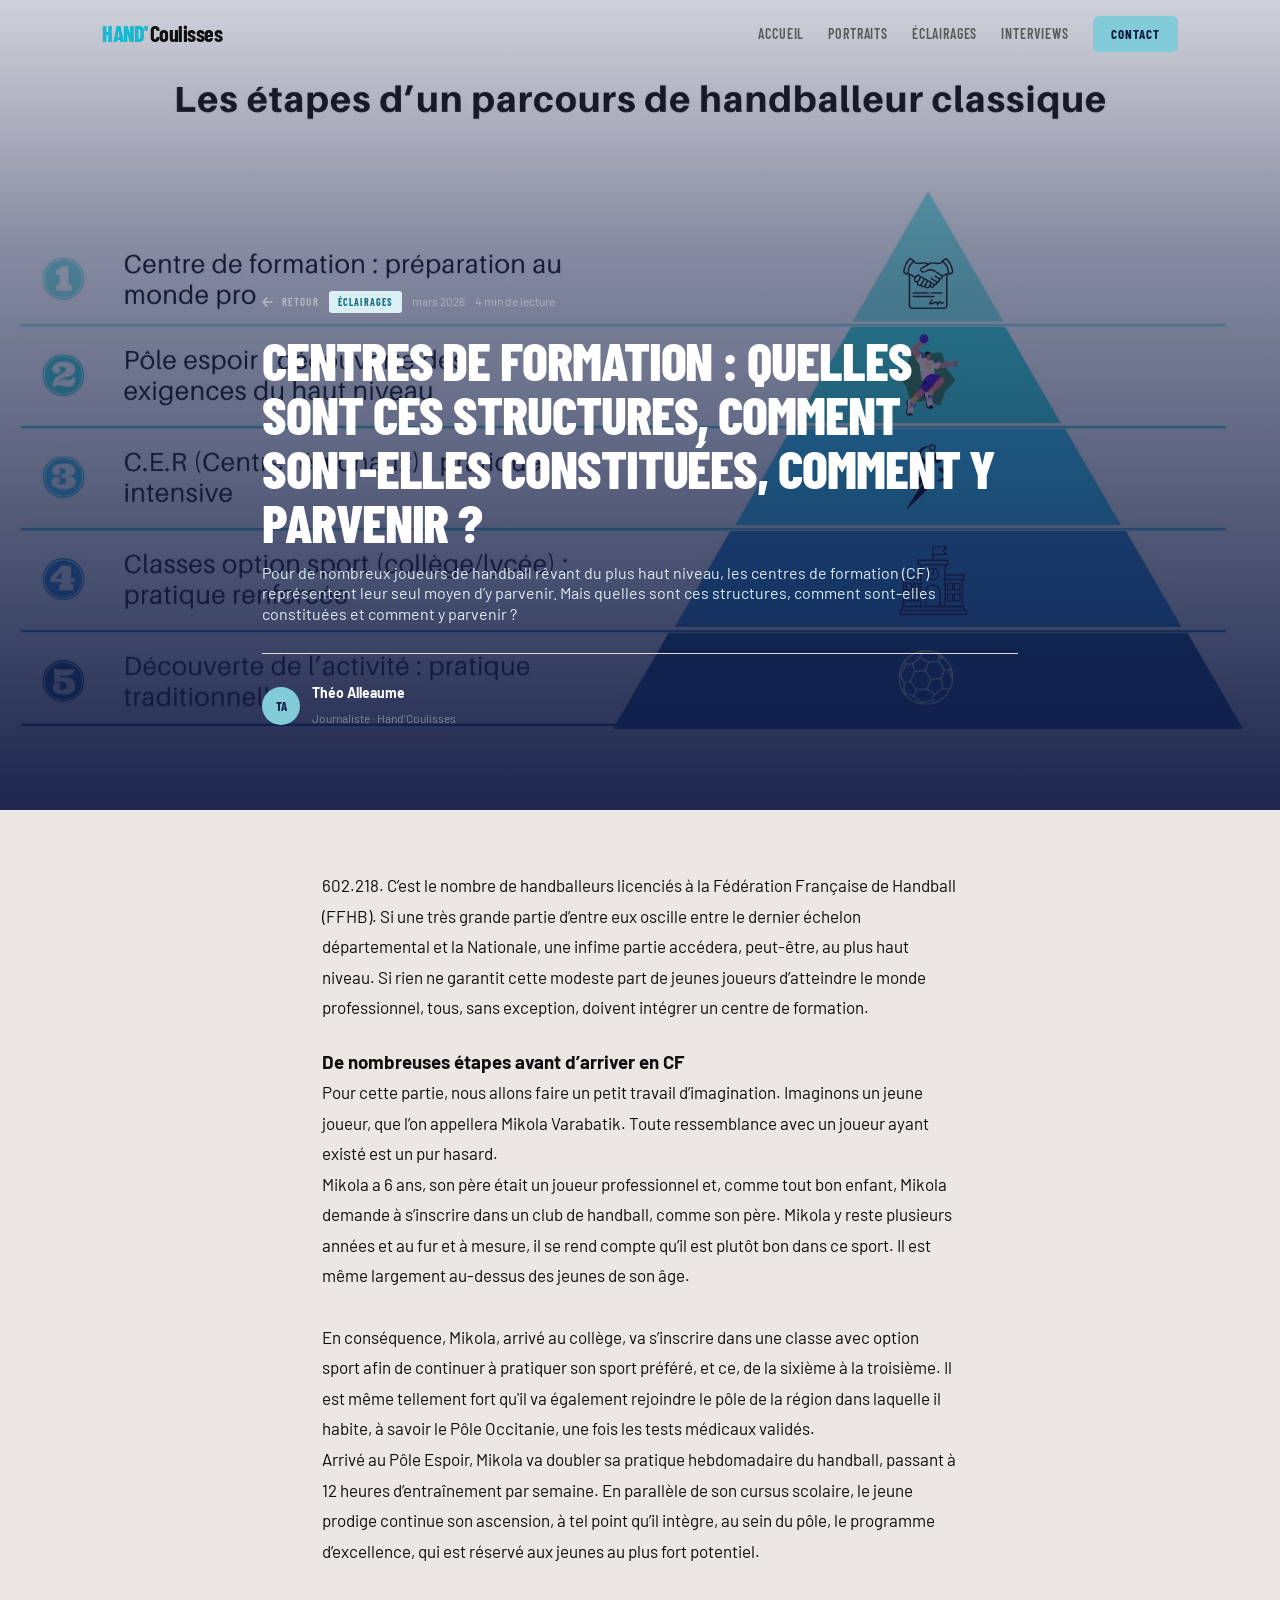
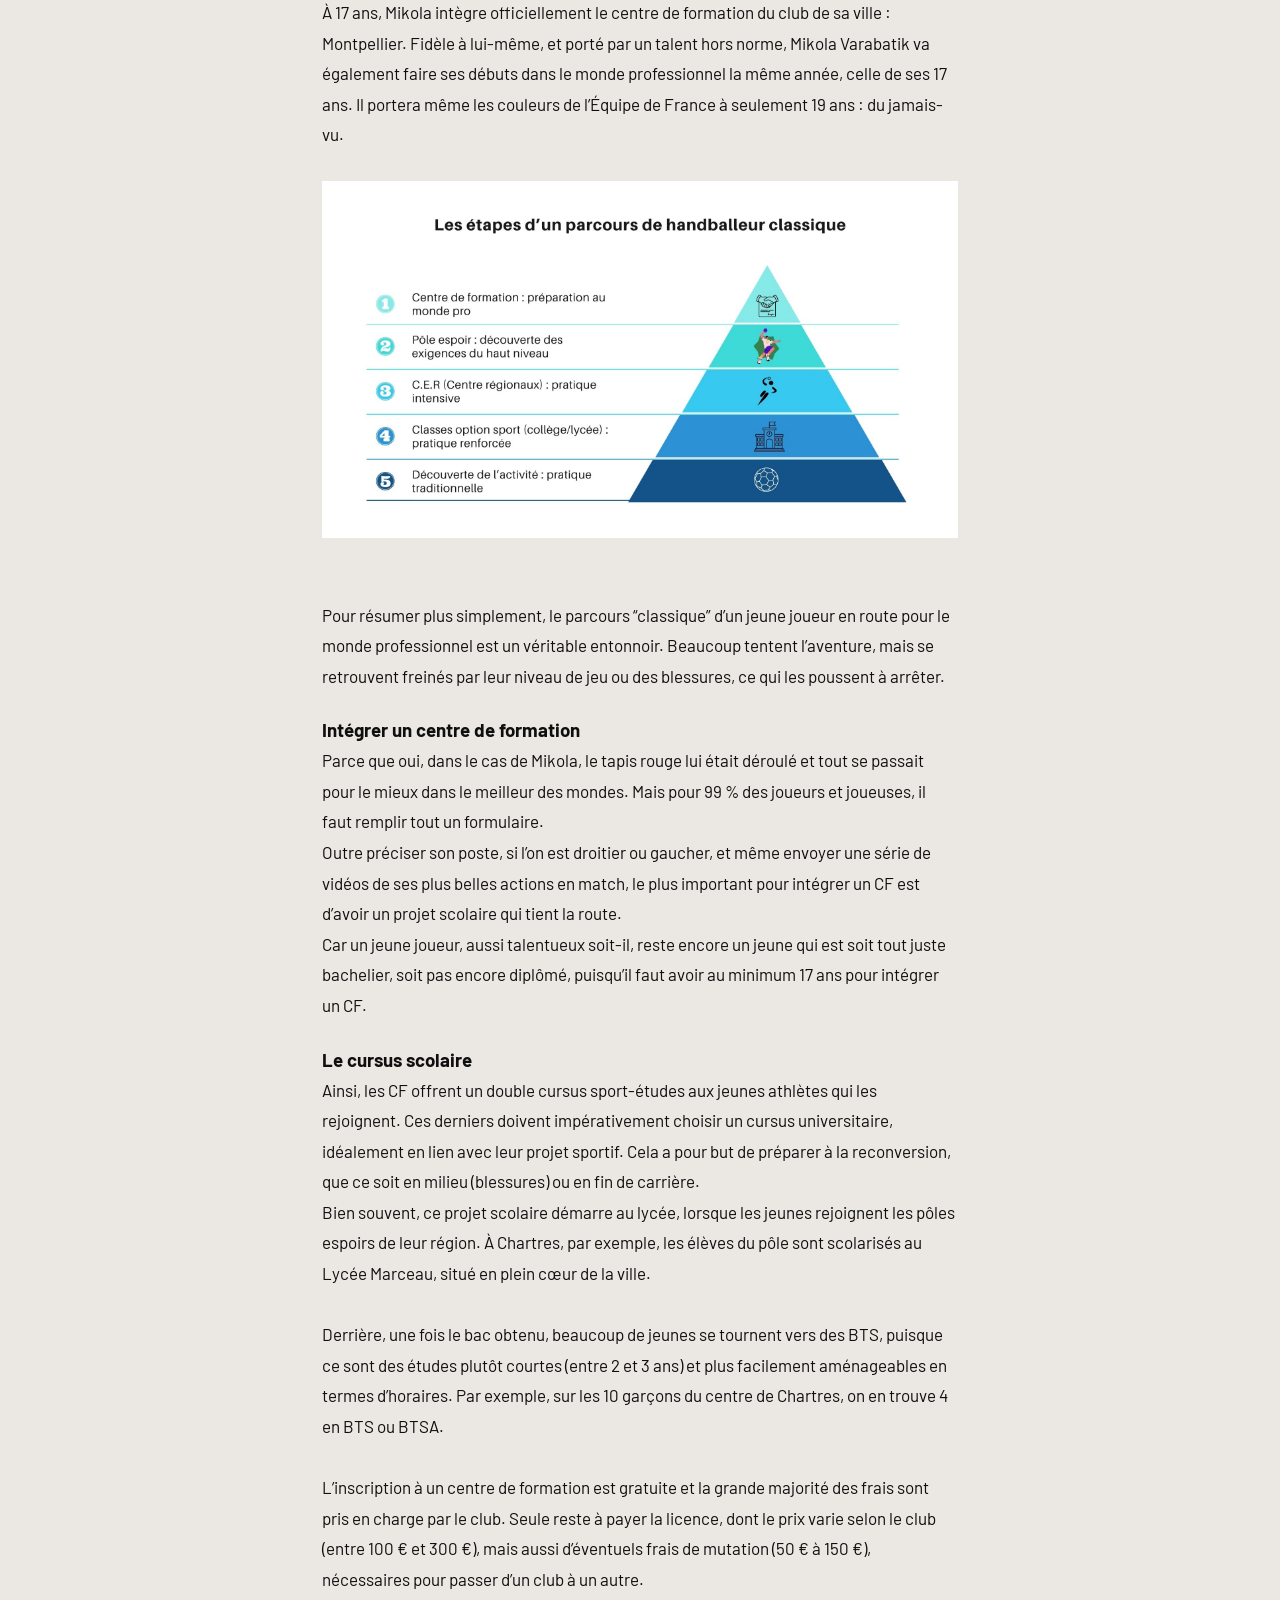
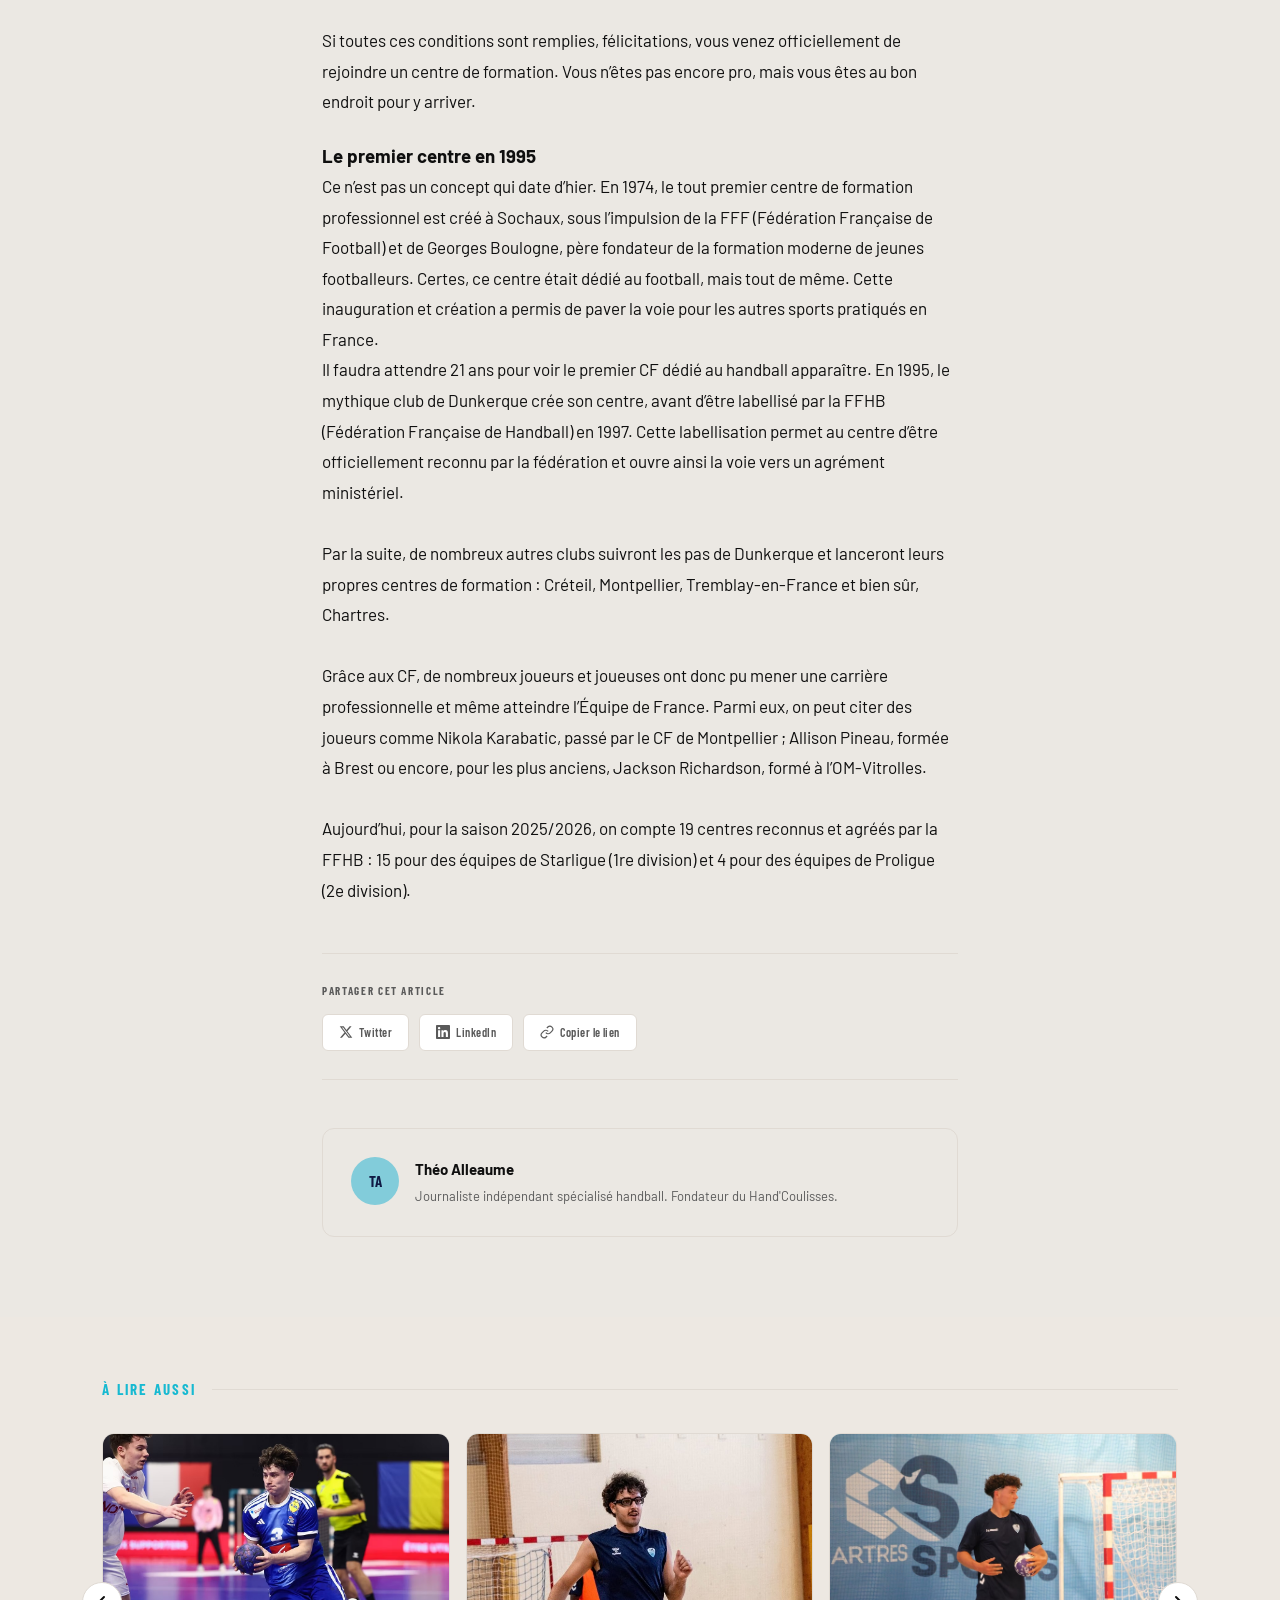
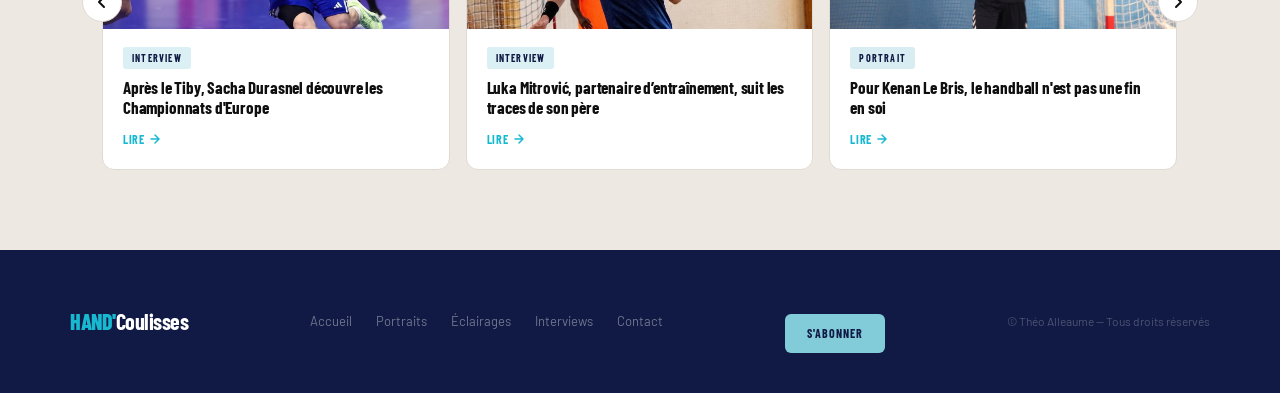
<file: centre-formation-eclairage.html>
<!DOCTYPE html>
<html lang="fr">
<head>
  <meta charset="UTF-8">
  <meta name="viewport" content="width=device-width, initial-scale=1.0">
  <title>Centres de formation : quelles sont ces structures, comment sont-elles constituées, comment y parvenir ? — Hand'Coulisses</title>
  <meta name="description" content="Pour de nombreux joueurs de handball rêvant du plus haut niveau, les centres de formation (CF) représentent leur seul moyen d’y parvenir. 
  Mais quelles sont ces structures, comment sont-elles constituées et comment y parvenir ?">

  <meta property="og:title" content="Centres de formation : quelles sont ces structures, comment sont-elles constituées, comment y parvenir ?">
  <meta property="og:description" content="Pour de nombreux joueurs de handball rêvant du plus haut niveau, les centres de formation (CF) représentent leur seul moyen d’y parvenir. 
  Mais quelles sont ces structures, comment sont-elles constituées et comment y parvenir ?">
  <meta property="og:type" content="article">
  <meta property="og:image" content="https://handcoulisses.fr/assets/images/Presentation-CF.jpg">

  <link rel="preconnect" href="https://fonts.googleapis.com">
  <link rel="preconnect" href="https://fonts.gstatic.com" crossorigin>
  <link href="https://fonts.googleapis.com/css2?family=Barlow+Condensed:ital,wght@0,400;0,600;0,700;0,800;1,700&family=Barlow:wght@400;500&family=DM+Serif+Display:ital@0;1&display=swap" rel="stylesheet">

  <link rel="stylesheet" href="assets/css/style.css">

  <script src="assets/js/datalayer.js"></script>

  <script>
    (function(w,d,s,l,i){w[l]=w[l]||[];w[l].push({'gtm.start':
    new Date().getTime(),event:'gtm.js'});var f=d.getElementsByTagName(s)[0],
    j=d.createElement(s),dl=l!='dataLayer'?'&l='+l:'';j.async=true;j.src=
    'https://www.googletagmanager.com/gtm.js?id='+i+dl;f.parentNode.insertBefore(j,f);
    })(window,document,'script','dataLayer','GTM-XXXXXXX');
  </script>
</head>
<body class="article-page">

  <noscript>
    <iframe src="https://www.googletagmanager.com/ns.html?id=GTM-XXXXXXX"
    height="0" width="0" style="display:none;visibility:hidden"></iframe>
  </noscript>

  <header class="header" id="header">
    <div class="header-inner">
      <a href="index.html" class="logo">
        <span class="logo-hand">HAND'</span><span class="logo-theo">Coulisses</span>
      </a>
      <nav class="nav-links">
        <a href="index.html" class="nav-link">Accueil</a>
        <a href="portraits.html" class="nav-link">Portraits</a>
        <a href="eclairages.html" class="nav-link">Éclairages</a>
        <a href="interviews.html" class="nav-link">Interviews</a>
        <a href="contact.html" class="nav-cta">Contact</a>
      </nav>
      <button class="burger" id="burger" aria-label="Menu">
        <span></span><span></span><span></span>
      </button>
    </div>
    <div class="reading-bar" id="readingBar"></div>
  </header>

  <div class="nav-overlay" id="navOverlay">
    <button class="nav-overlay-close" id="navOverlayClose">&times;</button>
    <a href="index.html" class="nav-link">Accueil</a>
    <a href="portraits.html" class="nav-link">Portraits</a>
    <a href="eclairages.html" class="nav-link">Éclairages</a>
    <a href="interviews.html" class="nav-link">Interviews</a>
    <a href="contact.html" class="nav-cta">Contact</a>
  </div>

  <!-- ── HERO ARTICLE ── -->
  <div class="article-hero">
    <div class="article-hero-img">
      <div class="article-hero-placeholder" aria-hidden="true">
        <svg width="64" height="64" viewBox="0 0 64 64" fill="none"><circle cx="32" cy="32" r="24" stroke="currentColor" stroke-width="1.5"/><path d="M20 32 L32 20 L44 32 L32 44 Z" stroke="currentColor" stroke-width="1.5" fill="none"/><circle cx="32" cy="32" r="4" fill="currentColor"/></svg>
        <span><img src="assets/images/Presentation-CF.jpg" alt="Sacha Durasnel"></span>
      </div>
      <div class="article-hero-overlay"></div>
    </div>
    <div class="article-hero-content fade-in">
      <div class="article-meta article-meta--hero">
        <a href="index.html" class="back-link">
          <svg width="14" height="14" viewBox="0 0 14 14" fill="none"><path d="M10 7H2M5 3L1 7l4 4" stroke="currentColor" stroke-width="1.6" stroke-linecap="round" stroke-linejoin="round"/></svg>
          Retour
        </a>
        <span class="tag tag--éclairages">Éclairages</span>
        <span class="meta-date">mars 2026</span>
        <span class="meta-read">4 min de lecture</span>
      </div>
      <h1 class="article-hero-title fade-in delay-1">
        Centres de formation : quelles sont ces structures, comment sont-elles constituées, comment y parvenir ?
      </h1>
      <p class="article-intro fade-in delay-2">
      Pour de nombreux joueurs de handball rêvant du plus haut niveau, les centres de formation (CF) représentent leur seul moyen d’y parvenir. 
      Mais quelles sont ces structures, comment sont-elles constituées et comment y parvenir ?
    </p>
      <div class="article-hero-author fade-in delay-3">
        <div class="author-avatar">TA</div>
        <div>
          <strong>Théo Alleaume</strong>
          <span>Journaliste · Hand'Coulisses</span>
        </div>
      </div>
    </div>
  </div>

  <!-- ── CORPS DE L'ARTICLE ── -->
  <main class="article-body" id="articleBody">
    <div class="article-container">
      <p class="reveal">
        602.218. C’est le nombre de handballeurs licenciés à la Fédération Française de Handball (FFHB). 
        Si une très grande partie d’entre eux oscille entre le dernier échelon départemental et la Nationale, 
        une infime partie accédera, peut-être, au plus haut niveau. Si rien ne garantit cette modeste part de jeunes joueurs 
        d’atteindre le monde professionnel, tous, sans exception, doivent intégrer un centre de formation.
      </p>

      <h3 class="reveal">De nombreuses étapes avant d’arriver en CF</h3>

      <p class="reveal">
        Pour cette partie, nous allons faire un petit travail d’imagination. Imaginons un jeune joueur, 
        que l’on appellera Mikola Varabatik. Toute ressemblance avec un joueur ayant existé est un pur hasard. 
        <br>Mikola a 6 ans, son père était un joueur professionnel et, comme tout bon enfant, Mikola demande à s’inscrire dans un club de handball, 
        comme son père. Mikola y reste plusieurs années et au fur et à mesure, il se rend compte qu’il est plutôt bon dans ce sport. 
        Il est même largement au-dessus des jeunes de son âge.
        <br><br>
        En conséquence, Mikola, arrivé au collège, va s’inscrire dans une classe avec option sport afin de continuer à pratiquer son sport préféré, et ce, 
        de la sixième à la troisième. Il est même tellement fort qu'il va également rejoindre le pôle de la région dans laquelle il habite, à savoir le Pôle Occitanie, une fois les tests médicaux validés.
        <br>Arrivé au Pôle Espoir, Mikola va doubler sa pratique hebdomadaire du handball, passant à 12 heures d’entraînement par semaine. 
        En parallèle de son cursus scolaire, le jeune prodige continue son ascension, à tel point qu’il intègre, au sein du pôle, le programme d’excellence, qui est réservé aux jeunes au plus fort potentiel.
        <br><br>
        À 17 ans, Mikola intègre officiellement le centre de formation du club de sa ville : Montpellier. Fidèle à lui-même, et porté par un talent hors norme, Mikola Varabatik va également faire ses débuts 
        dans le monde professionnel la même année, celle de ses 17 ans. Il portera même les couleurs de l’Équipe de France à seulement 19 ans : du jamais-vu.
        <br><br>
        <img src="assets/images/Presentation-CF.jpg" alt="Description de l'image">
        <br><br>
        Pour résumer plus simplement, le parcours “classique” d’un jeune joueur en route pour le monde professionnel est un véritable entonnoir. 
        Beaucoup tentent l’aventure, mais se retrouvent freinés par leur niveau de jeu ou des blessures, ce qui les poussent à arrêter.
        <br>
      </p>

      <h3 class="reveal">Intégrer un centre de formation</h3>

      <p class="reveal">
        Parce que oui, dans le cas de Mikola, le tapis rouge lui était déroulé et tout se passait pour le mieux dans le meilleur des mondes. 
        Mais pour 99 % des joueurs et joueuses, il faut remplir tout un formulaire.
        <br>
        Outre préciser son poste, si l’on est droitier ou gaucher, et même envoyer une série de vidéos de ses plus belles actions en match, 
        le plus important pour intégrer un CF est d’avoir un projet scolaire qui tient la route.
        <br>
        Car un jeune joueur, aussi talentueux soit-il, reste encore un jeune qui est soit tout juste bachelier, soit pas encore diplômé, 
        puisqu’il faut avoir au minimum 17 ans pour intégrer un CF.
      </p>
      
      <h3 class="reveal">Le cursus scolaire</h3>

      <p class="reveal">
        Ainsi, les CF offrent un double cursus sport-études aux jeunes athlètes qui les rejoignent. 
        Ces derniers doivent impérativement choisir un cursus universitaire, idéalement en lien avec leur projet sportif. Cela a pour but de préparer à la reconversion, 
        que ce soit en milieu (blessures) ou en fin de carrière. 
        <br>Bien souvent, ce projet scolaire démarre au lycée, lorsque les jeunes rejoignent les pôles espoirs de leur région. 
        À Chartres, par exemple, les élèves du pôle sont scolarisés au Lycée Marceau, situé en plein cœur de la ville.
        <br><br>
        Derrière, une fois le bac obtenu, beaucoup de jeunes se tournent vers des BTS, puisque ce sont des études plutôt courtes (entre 2 et 3 ans) 
        et plus facilement aménageables en termes d’horaires. Par exemple, sur les 10 garçons du centre de Chartres, on en trouve 4 en BTS ou BTSA.
        <br><br>
        L’inscription à un centre de formation est gratuite et la grande majorité des frais sont pris en charge par le club. 
        Seule reste à payer la licence, dont le prix varie selon le club (entre 100 € et 300 €), mais aussi d’éventuels frais de mutation 
        (50 € à 150 €), nécessaires pour passer d’un club à un autre.
        <br><br>
        Si toutes ces conditions sont remplies, félicitations, vous venez officiellement de rejoindre un centre de formation. 
        Vous n’êtes pas encore pro, mais vous êtes au bon endroit pour y arriver.
      </p>
      
      <h3 class="reveal">Le premier centre en 1995</h3>

      <p class="reveal">
        Ce n’est pas un concept qui date d’hier. En 1974, le tout premier centre de formation professionnel est créé à Sochaux, 
        sous l’impulsion de la FFF (Fédération Française de Football) et de Georges Boulogne, père fondateur de la formation moderne 
        de jeunes footballeurs. Certes, ce centre était dédié au football, mais tout de même. Cette inauguration et création a permis de paver la voie 
        pour les autres sports pratiqués en France.
        <br>Il faudra attendre 21 ans pour voir le premier CF dédié au handball apparaître. En 1995, le mythique club de Dunkerque crée son centre, 
        avant d’être labellisé par la FFHB (Fédération Française de Handball) en 1997. Cette labellisation permet au centre d’être officiellement 
        reconnu par la fédération et ouvre ainsi la voie vers un agrément ministériel.
        <br><br>
        Par la suite, de nombreux autres clubs suivront les pas de Dunkerque et lanceront leurs propres centres de formation : 
        Créteil, Montpellier, Tremblay-en-France et bien sûr, Chartres.
        <br><br>
        Grâce aux CF, de nombreux joueurs et joueuses ont donc pu mener une carrière professionnelle et même atteindre l’Équipe de France. 
        Parmi eux, on peut citer des joueurs comme Nikola Karabatic, passé par le CF de Montpellier ; Allison Pineau, formée à Brest ou encore, 
        pour les plus anciens, Jackson Richardson, formé à l’OM-Vitrolles.
        <br><br>
        Aujourd’hui, pour la saison 2025/2026, on compte 19 centres reconnus et agréés par la FFHB : 15 pour des équipes de Starligue (1re division) 
        et 4 pour des équipes de Proligue (2e division).
      </p>

      <div class="flourish-embed flourish-map" data-src="visualisation/28389236"><script src="https://public.flourish.studio/resources/embed.js"></script>
        <noscript><img src="https://public.flourish.studio/visualisation/28389236/thumbnail" width="100%" alt="map visualization" /></noscript></div>
      

      <!-- Partage social -->
      <div class="share-section reveal">
        <div class="share-label">Partager cet article</div>
        <div class="share-buttons">
          <a href="https://twitter.com/intent/tweet?text=Centres%20de%20formation%20%3A%20quelles%20sont%20ces%20structures%2C%20comment%20y%20parvenir%20%3F&url=https://handcoulisses.fr/centre-formation-eclairage.html" target="_blank" rel="noopener" class="share-btn">
            <svg width="14" height="14" viewBox="0 0 24 24" fill="currentColor"><path d="M18.244 2.25h3.308l-7.227 8.26 8.502 11.24H16.17l-5.214-6.817L4.99 21.75H1.68l7.73-8.835L1.254 2.25H8.08l4.713 6.231zm-1.161 17.52h1.833L7.084 4.126H5.117z"/></svg>
            Twitter
          </a>
          <a href="https://www.linkedin.com/sharing/share-offsite/?url=https://handcoulisses.fr/centre-formation-eclairage.html" target="_blank" rel="noopener" class="share-btn">
            <svg width="14" height="14" viewBox="0 0 24 24" fill="currentColor"><path d="M20.447 20.452h-3.554v-5.569c0-1.328-.027-3.037-1.852-3.037-1.853 0-2.136 1.445-2.136 2.939v5.667H9.351V9h3.414v1.561h.046c.477-.9 1.637-1.85 3.37-1.85 3.601 0 4.267 2.37 4.267 5.455v6.286zM5.337 7.433c-1.144 0-2.063-.926-2.063-2.065 0-1.138.92-2.063 2.063-2.063 1.14 0 2.064.925 2.064 2.063 0 1.139-.925 2.065-2.064 2.065zm1.782 13.019H3.555V9h3.564v11.452zM22.225 0H1.771C.792 0 0 .774 0 1.729v20.542C0 23.227.792 24 1.771 24h20.451C23.2 24 24 23.227 24 22.271V1.729C24 .774 23.2 0 22.222 0h.003z"/></svg>
            LinkedIn
          </a>
          <button class="share-btn" onclick="navigator.clipboard.writeText('https://handcoulisses.fr/centre-formation-eclairage.html').then(()=>{this.innerHTML='Copié !';setTimeout(()=>{this.innerHTML='Copier le lien'},2000)})">
            <svg width="14" height="14" viewBox="0 0 24 24" fill="none" stroke="currentColor" stroke-width="2"><path d="M10 13a5 5 0 0 0 7.54.54l3-3a5 5 0 0 0-7.07-7.07l-1.72 1.71"/><path d="M14 11a5 5 0 0 0-7.54-.54l-3 3a5 5 0 0 0 7.07 7.07l1.71-1.71"/></svg>
            Copier le lien
          </button>
        </div>
      </div>

      <!-- Auteur -->
      <div class="article-author-block reveal">
        <div class="author-avatar author-avatar--lg">TA</div>
        <div>
          <strong>Théo Alleaume</strong>
          <p>Journaliste indépendant spécialisé handball. Fondateur du Hand'Coulisses.</p>
        </div>
      </div>

    </div>
  </main>

  <!-- ── ARTICLES LIÉS ── -->
  <section class="section-related">
    <div class="container">
      <div class="section-header reveal">
        <span class="section-tag">À lire aussi</span>
        <div class="section-line"></div>
      </div>
      <div class="carousel">
        <button class="carousel-arrow carousel-arrow--prev" aria-label="Précédent">
          <svg width="16" height="16" viewBox="0 0 16 16" fill="none"><path d="M10 3l-5 5 5 5" stroke="currentColor" stroke-width="2" stroke-linecap="round" stroke-linejoin="round"/></svg>
        </button>
        <div class="carousel-track">
          <article class="article-card reveal" data-delay="0">
            <a href="durasnel-euro-interviews.html" class="card-img-link">
              <div class="card-img"><img src="assets/images/Sacha-Durasnel-EDF.jpeg" alt="Sacha Durasnel"></div>
            </a>
            <div class="card-body">
              <span class="tag tag--interview">Interview</span>
              <h3 class="card-title"><a href="durasnel-euro-interviews.html">Après le Tiby, Sacha Durasnel découvre les Championnats d'Europe</a></h3>
              <a href="durasnel-euro-interviews.html" class="card-link">Lire <svg width="12" height="12" viewBox="0 0 12 12" fill="none"><path d="M2 6h8M6 2l4 4-4 4" stroke="currentColor" stroke-width="1.5" stroke-linecap="round" stroke-linejoin="round"/></svg></a>
            </div>
          </article>
          <article class="article-card reveal" data-delay="1">
            <a href="luka-mitrovic-interview.html" class="card-img-link">
              <div class="card-img img-pos-top"><img src="assets/images/Luka-Mitrovic-CCMHB.jpeg" alt="Luka Mitrović"></div>
            </a>
            <div class="card-body">
              <span class="tag tag--interview">Interview</span>
              <h3 class="card-title"><a href="luka-mitrovic-interview.html">Luka Mitrović, partenaire d’entraînement, suit les traces de son père</a></h3>
              <a href="luka-mitrovic-interview.html" class="card-link">Lire <svg width="12" height="12" viewBox="0 0 12 12" fill="none"><path d="M2 6h8M6 2l4 4-4 4" stroke="currentColor" stroke-width="1.5" stroke-linecap="round" stroke-linejoin="round"/></svg></a>
            </div>
          </article>
          <article class="article-card reveal" data-delay="2">
            <a href="kenan-le-bris-portrait.html" class="card-img-link">
              <div class="card-img"><img src="assets/images/KenanLeBris-CCMHB.avif" alt="Kenan Le Bris"></div>
            </a>
            <div class="card-body">
              <span class="tag tag--portrait">Portrait</span>
              <h3 class="card-title"><a href="kenan-le-bris-portrait.html">Pour Kenan Le Bris, le handball n'est pas une fin en soi</a></h3>
              <a href="kenan-le-bris-portrait.html" class="card-link">Lire <svg width="12" height="12" viewBox="0 0 12 12" fill="none"><path d="M2 6h8M6 2l4 4-4 4" stroke="currentColor" stroke-width="1.5" stroke-linecap="round" stroke-linejoin="round"/></svg></a>
            </div>
          </article>
          <article class="article-card reveal" data-delay="3">
            <a href="sacha-durasnel-portrait.html" class="card-img-link">
              <div class="card-img"><img src="assets/images/Sacha-Durasnel-CCMHB.avif" alt="Sacha Durasnel"></div>
            </a>
            <div class="card-body">
              <span class="tag tag--portrait">Portrait</span>
              <h3 class="card-title"><a href="sacha-durasnel-portrait.html">Concilier ambitions, projet sportif et études supérieures : le casse-tête de Sacha Durasnel</a></h3>
              <a href="sacha-durasnel-portrait.html" class="card-link">Lire <svg width="12" height="12" viewBox="0 0 12 12" fill="none"><path d="M2 6h8M6 2l4 4-4 4" stroke="currentColor" stroke-width="1.5" stroke-linecap="round" stroke-linejoin="round"/></svg></a>
            </div>
          </article>
                    <article class="article-card reveal" data-delay="4">
            <a href="seance-video-eclairage.html" class="card-img-link">
              <div class="card-img card-img--video"><img src="assets/images/seance-video-poster.jpg" alt="Séance vidéo Chartres"></div>
            </a>
            <div class="card-body">
              <span class="tag tag--éclairages">Éclairages</span>
              <h3 class="card-title"><a href="seance-video-eclairage.html">Décryptage : comment se déroule une séance vidéo avant une rencontre du week-end ?</a></h3>
              <a href="seance-video-eclairage.html" class="card-link">Lire <svg width="12" height="12" viewBox="0 0 12 12" fill="none"><path d="M2 6h8M6 2l4 4-4 4" stroke="currentColor" stroke-width="1.5" stroke-linecap="round" stroke-linejoin="round"/></svg></a>
            </div>
          </article>
                    <article class="article-card reveal" data-delay="5">
            <a href="avenir-formation-talents-eclairage.html" class="card-img-link">
              <div class="card-img"><img src="assets/images/image_quelavpourlescfs.jpg" alt="Formation des talents"></div>
            </a>
            <div class="card-body">
              <span class="tag tag--éclairages">Éclairages</span>
              <h3 class="card-title"><a href="avenir-formation-talents-eclairage.html">Quel avenir pour la formation des talents ?</a></h3>
              <a href="avenir-formation-talents-eclairage.html" class="card-link">Lire <svg width="12" height="12" viewBox="0 0 12 12" fill="none"><path d="M2 6h8M6 2l4 4-4 4" stroke="currentColor" stroke-width="1.5" stroke-linecap="round" stroke-linejoin="round"/></svg></a>
            </div>
          </article>
          <article class="article-card reveal" data-delay="6">
            <a href="eclairages.html" class="card-img-link">
              <div class="card-img"><div class="card-img-placeholder"><svg width="32" height="32" viewBox="0 0 32 32" fill="none"><circle cx="16" cy="16" r="12" stroke="currentColor" stroke-width="1.2"/><path d="M10 16 L16 10 L22 16 L16 22 Z" stroke="currentColor" stroke-width="1.2" fill="none"/></svg></div></div>
            </a>
            <div class="card-body">
              <span class="tag tag--éclairages">Éclairages</span>
              <h3 class="card-title"><a href="eclairages.html">Tous les éclairages</a></h3>
              <a href="eclairages.html" class="card-link">Voir <svg width="12" height="12" viewBox="0 0 12 12" fill="none"><path d="M2 6h8M6 2l4 4-4 4" stroke="currentColor" stroke-width="1.5" stroke-linecap="round" stroke-linejoin="round"/></svg></a>
            </div>
          </article>
        </div>
        <button class="carousel-arrow carousel-arrow--next" aria-label="Suivant">
          <svg width="16" height="16" viewBox="0 0 16 16" fill="none"><path d="M6 3l5 5-5 5" stroke="currentColor" stroke-width="2" stroke-linecap="round" stroke-linejoin="round"/></svg>
        </button>
      </div>
    </div>
  </section>

  <footer class="footer">
    <div class="footer-inner">
      <div class="footer-logo">
        <span class="logo-hand">HAND'</span><span class="logo-theo">Coulisses</span>
      </div>
      <nav class="footer-nav">
        <a href="index.html">Accueil</a>
        <a href="portraits.html">Portraits</a>
        <a href="eclairages.html">Éclairages</a>
        <a href="interviews.html">Interviews</a>
        <a href="contact.html">Contact</a>
      </nav>
      <a href="contact.html" class="footer-cta">S'abonner</a>
      <p class="footer-copy">© Théo Alleaume — Tous droits réservés</p>
    </div>
  </footer>

  <script src="assets/js/main.js"></script>

  <script>
    dataLayer.push({
      page_type: "article",
      content_type: "eclairage",
      sport: "handball",
      article_category: "formation",
      article_author: "Théo Alleaume",
      article_title: "Centres de formation - éclairage"
    });
  </script>

</body>
</html>
</file>
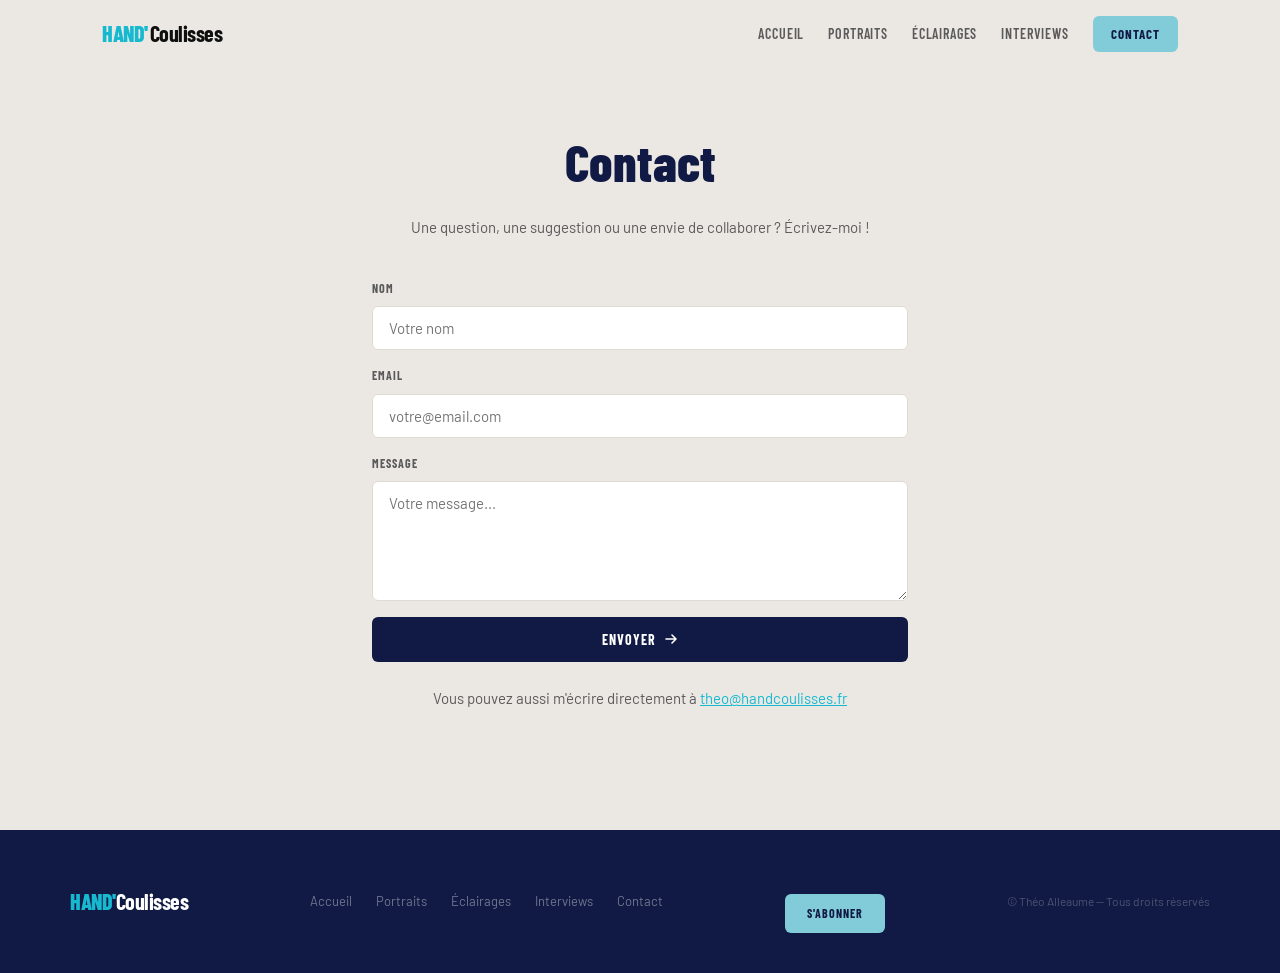
<file: contact.html>
<!DOCTYPE html>
<html lang="fr">
<head>
  <meta charset="UTF-8">
  <meta name="viewport" content="width=device-width, initial-scale=1.0">
  <title>Contact — Hand'Coulisses</title>
  <meta name="description" content="Contactez Théo Alleaume — journaliste spécialisé handball. Envoyez un message ou abonnez-vous au média.">

  <meta property="og:title" content="Contact — Hand'Coulisses">
  <meta property="og:description" content="Contactez Théo Alleaume — journaliste spécialisé handball.">
  <meta property="og:type" content="website">

  <link rel="preconnect" href="https://fonts.googleapis.com">
  <link rel="preconnect" href="https://fonts.gstatic.com" crossorigin>
  <link href="https://fonts.googleapis.com/css2?family=Barlow+Condensed:ital,wght@0,400;0,600;0,700;0,800;1,700&family=Barlow:wght@400;500&family=DM+Serif+Display:ital@0;1&display=swap" rel="stylesheet">

  <link rel="stylesheet" href="assets/css/style.css">

  <script src="assets/js/datalayer.js"></script>

  <script>
    (function(w,d,s,l,i){w[l]=w[l]||[];w[l].push({'gtm.start':
    new Date().getTime(),event:'gtm.js'});var f=d.getElementsByTagName(s)[0],
    j=d.createElement(s),dl=l!='dataLayer'?'&l='+l:'';j.async=true;j.src=
    'https://www.googletagmanager.com/gtm.js?id='+i+dl;f.parentNode.insertBefore(j,f);
    })(window,document,'script','dataLayer','GTM-XXXXXXX');
  </script>
</head>
<body>

  <noscript>
    <iframe src="https://www.googletagmanager.com/ns.html?id=GTM-XXXXXXX"
    height="0" width="0" style="display:none;visibility:hidden"></iframe>
  </noscript>

  <header class="header" id="header">
    <div class="header-inner">
      <a href="index.html" class="logo">
        <span class="logo-hand">HAND'</span><span class="logo-theo">Coulisses</span>
      </a>
      <nav class="nav-links">
        <a href="index.html" class="nav-link">Accueil</a>
        <a href="portraits.html" class="nav-link">Portraits</a>
        <a href="eclairages.html" class="nav-link">Éclairages</a>
        <a href="interviews.html" class="nav-link">Interviews</a>
        <a href="contact.html" class="nav-cta active">Contact</a>
      </nav>
      <button class="burger" id="burger" aria-label="Menu">
        <span></span><span></span><span></span>
      </button>
    </div>
  </header>

  <div class="nav-overlay" id="navOverlay">
    <button class="nav-overlay-close" id="navOverlayClose">&times;</button>
    <a href="index.html" class="nav-link">Accueil</a>
    <a href="portraits.html" class="nav-link">Portraits</a>
    <a href="eclairages.html" class="nav-link">Éclairages</a>
    <a href="interviews.html" class="nav-link">Interviews</a>
    <a href="contact.html" class="nav-cta active">Contact</a>
  </div>

  <!-- ── PAGE CONTACT ── -->
  <section class="contact-page">
    <div class="contact-inner">
      <h1>Contact</h1>
      <p>Une question, une suggestion ou une envie de collaborer ? Écrivez-moi !</p>

      <form class="contact-form" onsubmit="handleContactSubmit(event)">
        <label for="contactName">Nom</label>
        <input type="text" id="contactName" placeholder="Votre nom" required>

        <label for="contactEmail">Email</label>
        <input type="email" id="contactEmail" placeholder="votre@email.com" required>

        <label for="contactMessage">Message</label>
        <textarea id="contactMessage" placeholder="Votre message..." required></textarea>

        <button type="submit" class="contact-btn">
          Envoyer
          <svg width="14" height="14" viewBox="0 0 14 14" fill="none"><path d="M2 7h10M8 3l4 4-4 4" stroke="currentColor" stroke-width="1.6" stroke-linecap="round" stroke-linejoin="round"/></svg>
        </button>
      </form>

      <p class="contact-mailto-fallback">
        Vous pouvez aussi m'écrire directement à <a href="mailto:theo@handcoulisses.fr">theo@handcoulisses.fr</a>
      </p>
    </div>
  </section>

  <footer class="footer">
    <div class="footer-inner">
      <div class="footer-logo">
        <span class="logo-hand">HAND'</span><span class="logo-theo">Coulisses</span>
      </div>
      <nav class="footer-nav">
        <a href="index.html">Accueil</a>
        <a href="portraits.html">Portraits</a>
        <a href="eclairages.html">Éclairages</a>
        <a href="interviews.html">Interviews</a>
        <a href="contact.html">Contact</a>
      </nav>
      <a href="contact.html" class="footer-cta">S'abonner</a>
      <p class="footer-copy">© Théo Alleaume — Tous droits réservés</p>
    </div>
  </footer>

  <script src="assets/js/main.js"></script>

  <script>
    function handleContactSubmit(e) {
      e.preventDefault();
      var name = document.getElementById('contactName').value;
      var email = document.getElementById('contactEmail').value;
      var message = document.getElementById('contactMessage').value;
      var subject = encodeURIComponent('Contact depuis Hand\'Coulisses');
      var body = encodeURIComponent('Nom : ' + name + '\nEmail : ' + email + '\n\nMessage :\n' + message);
      window.location.href = 'mailto:theo@handcoulisses.fr?subject=' + subject + '&body=' + body;
    }

    dataLayer.push({
      page_type: "contact",
      sport: "handball"
    });
  </script>

</body>
</html>
</file>
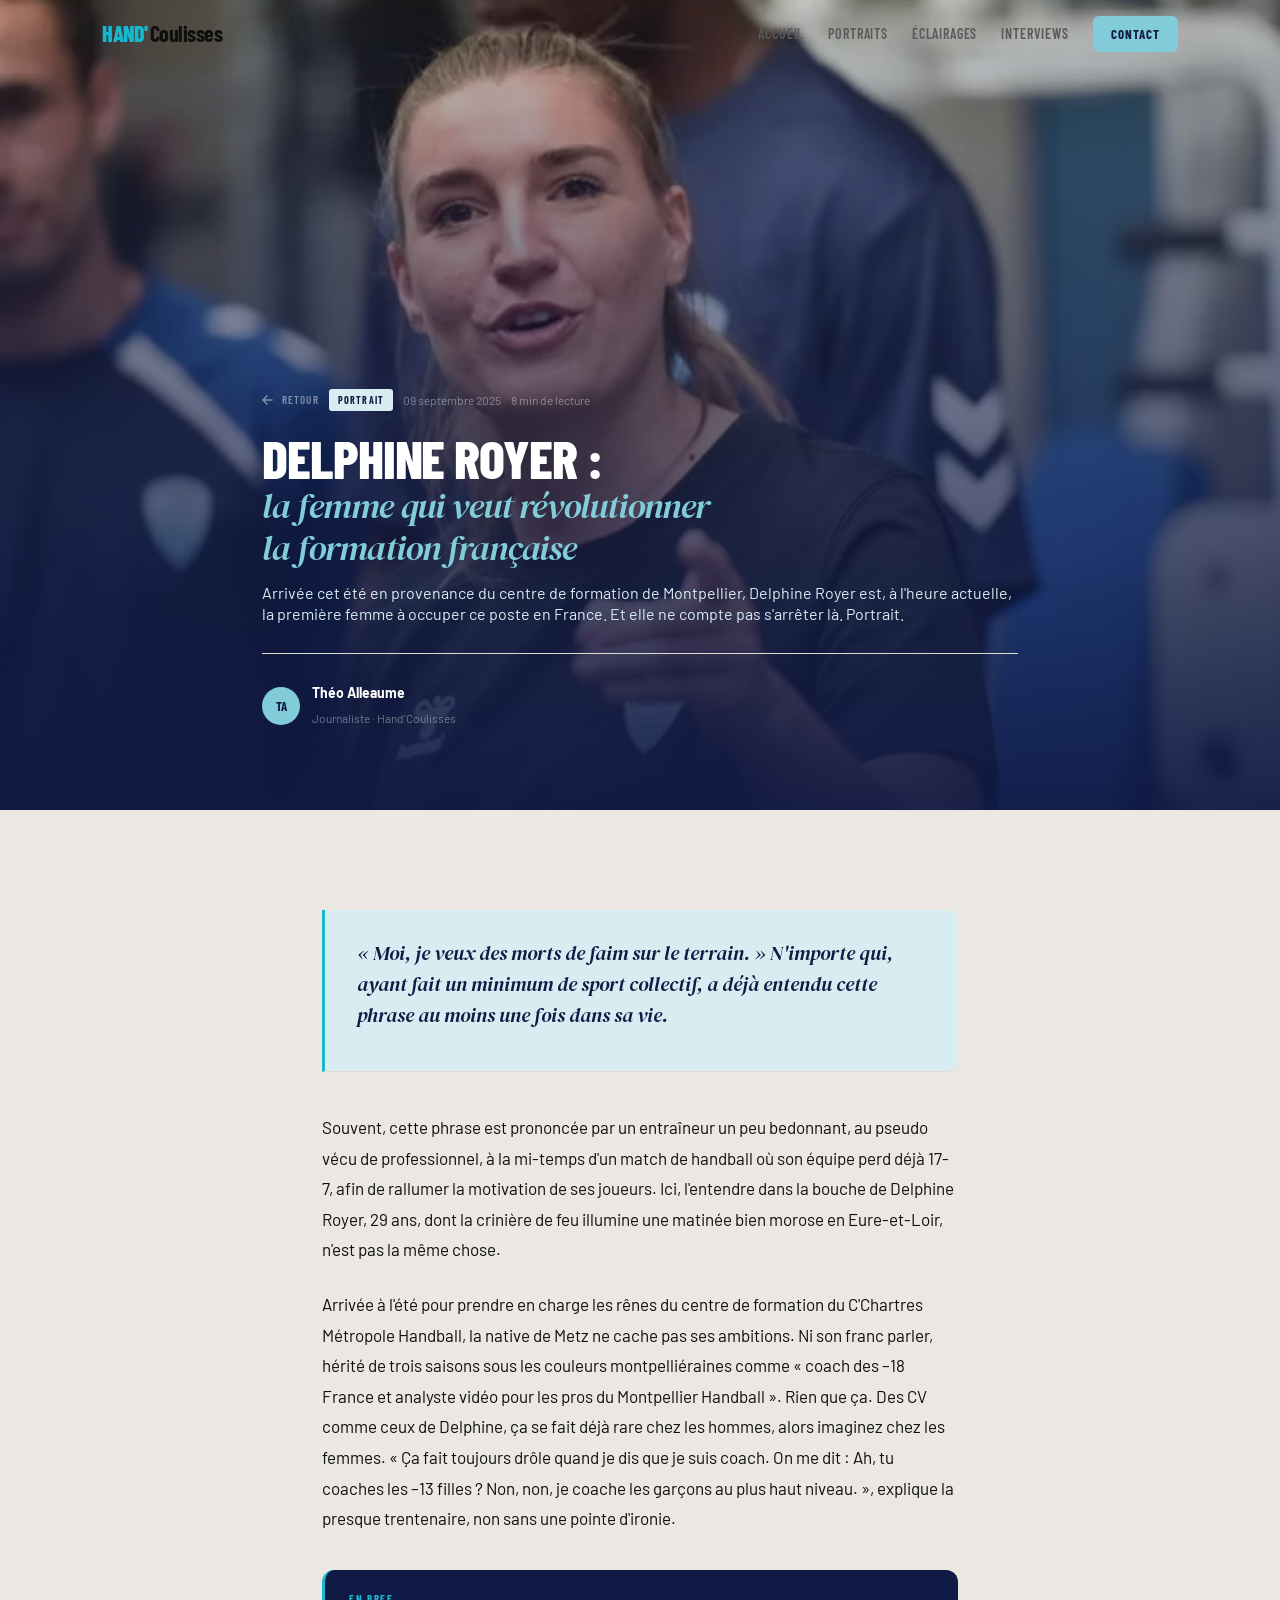
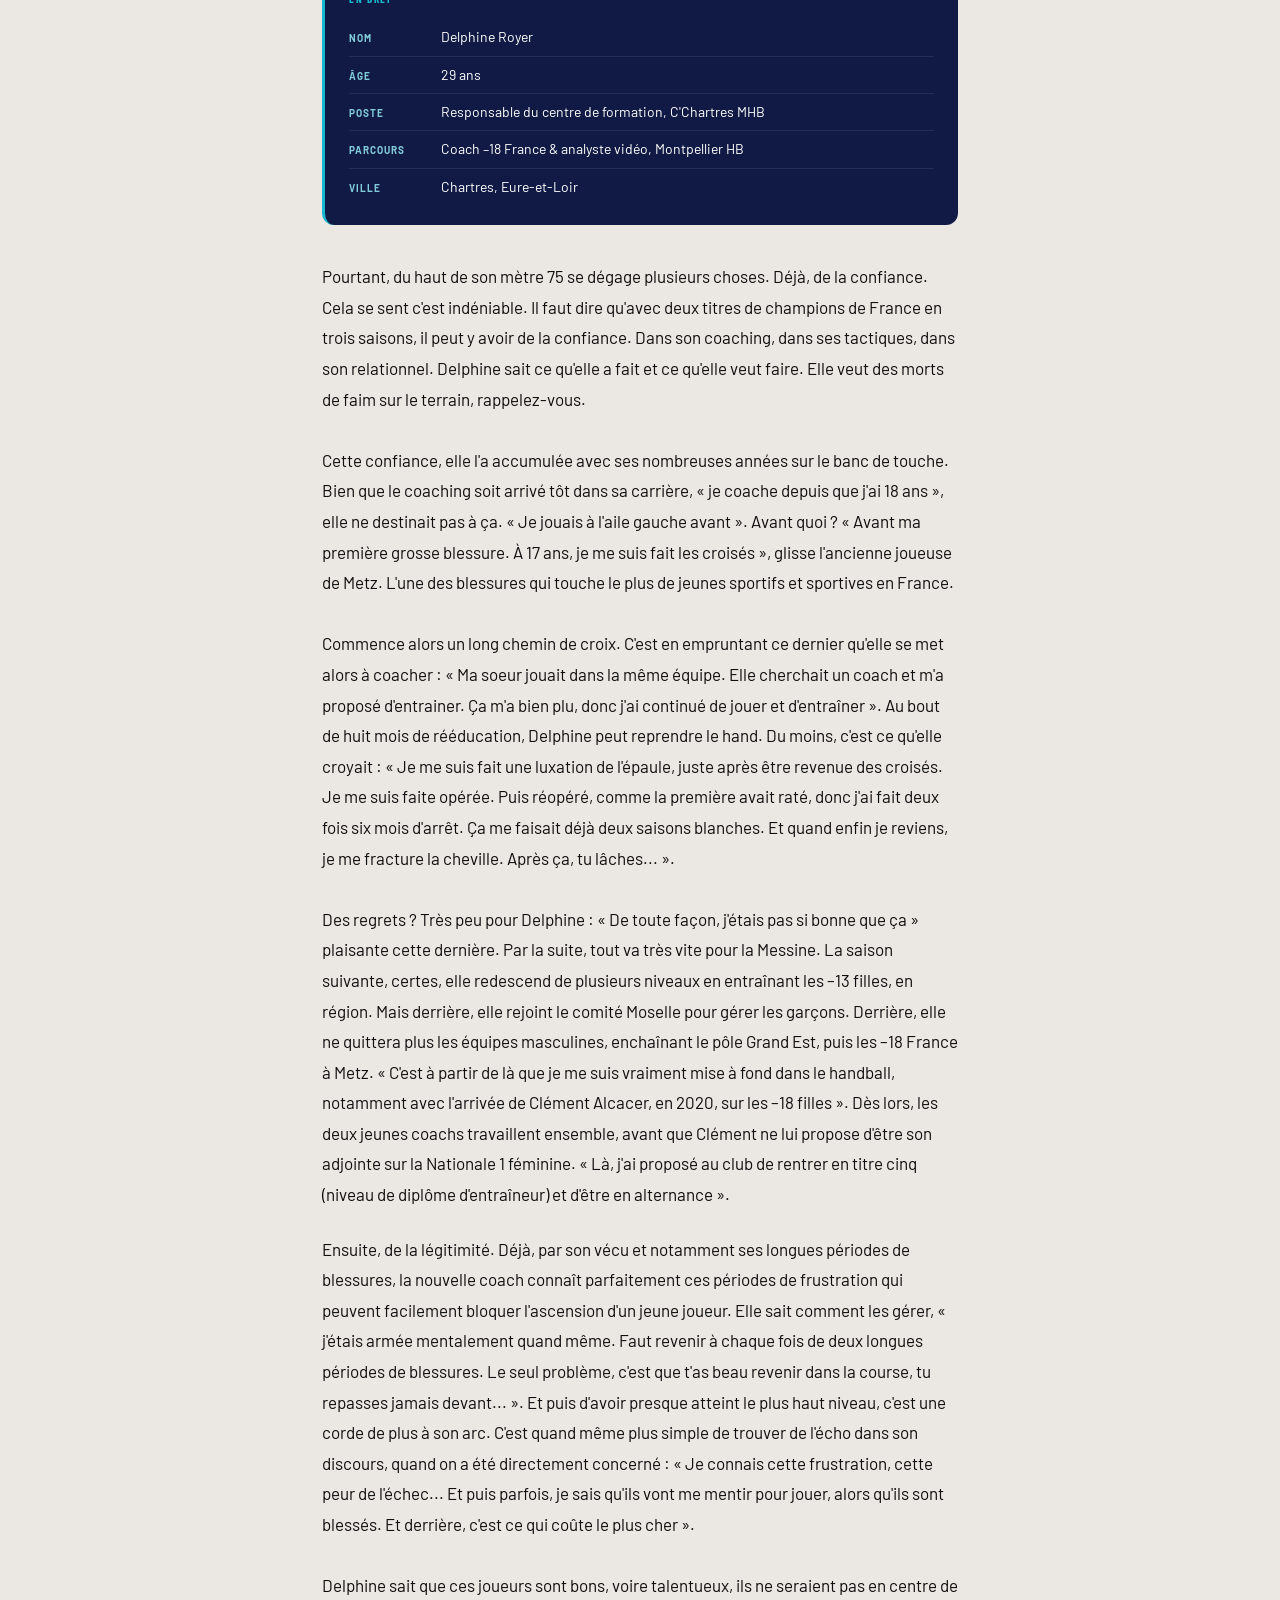
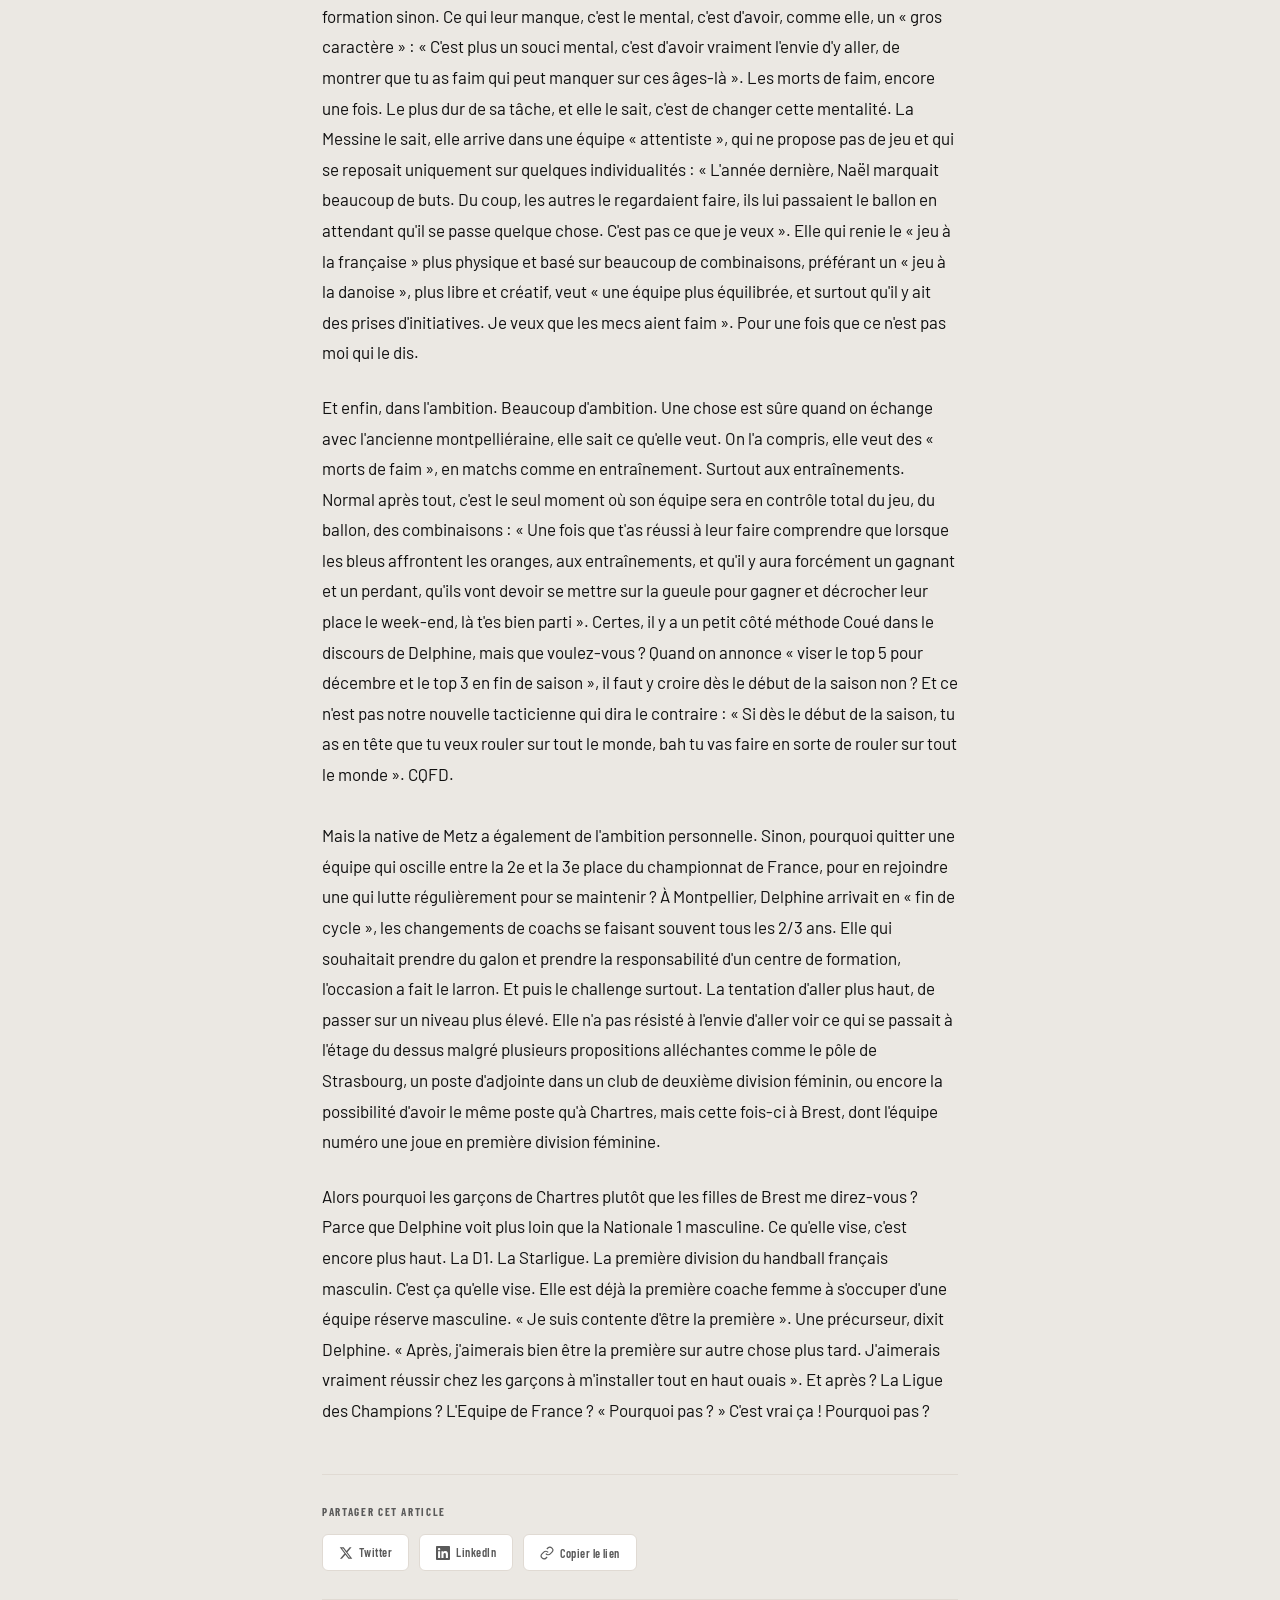
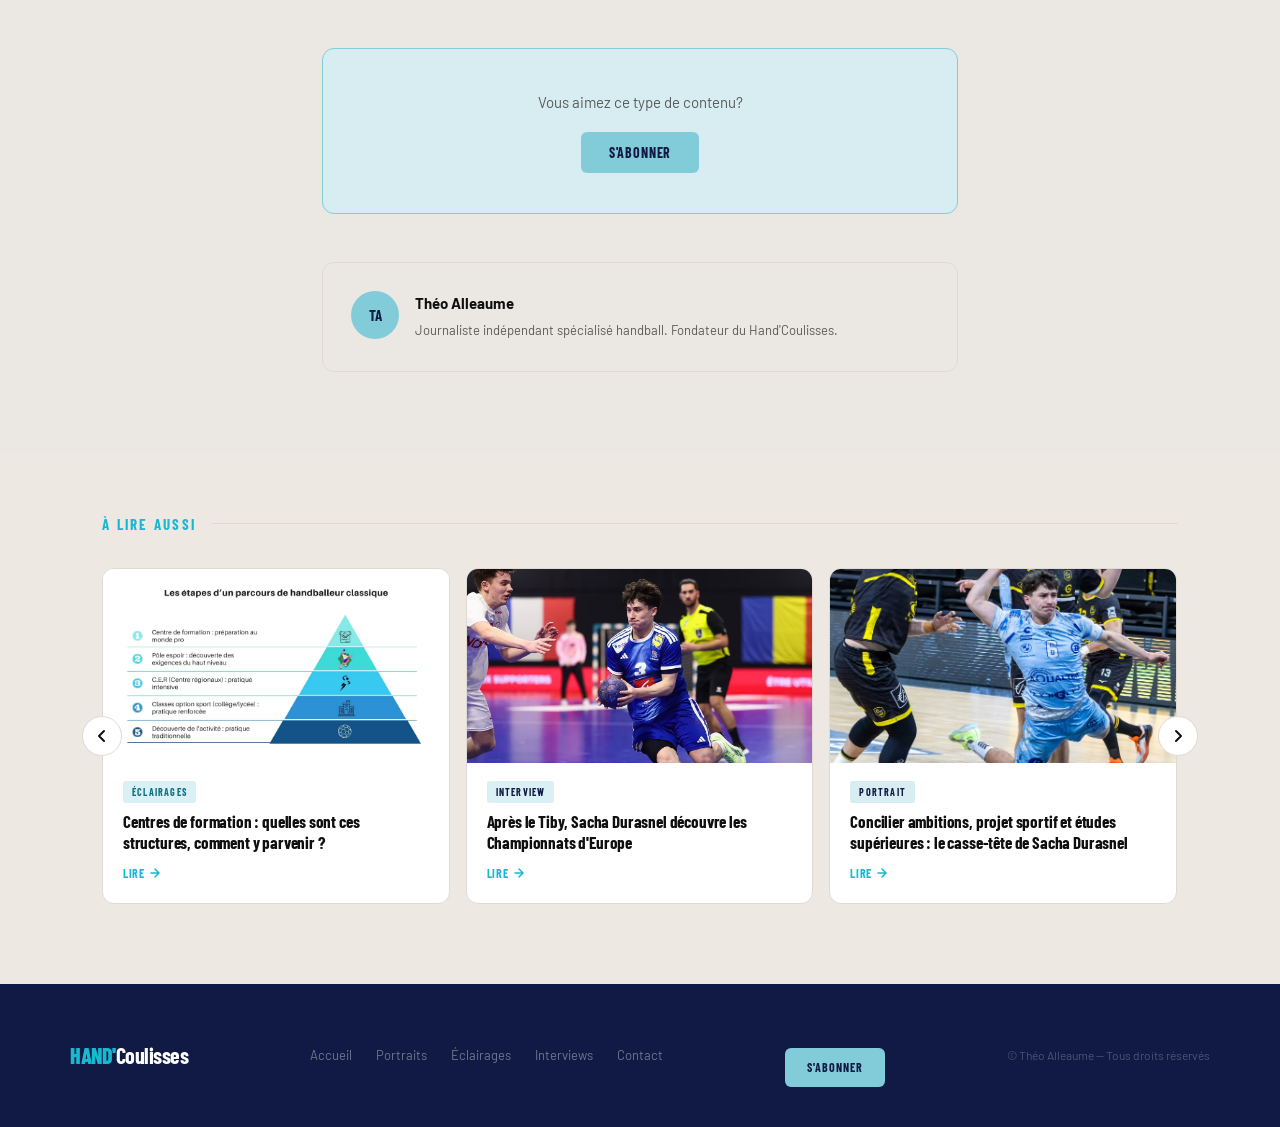
<file: delphine-royer-portrait.html>
<!DOCTYPE html>
<html lang="fr">
<head>
  <meta charset="UTF-8">
  <meta name="viewport" content="width=device-width, initial-scale=1.0">
  <title>Delphine Royer — Hand'Coulisses</title>
  <meta name="description" content="Arrivée du centre de formation de Montpellier, Delphine Royer est la première femme à occuper ce poste en France. Portrait d'une coach qui ne s'arrête pas aux conventions.">

  <meta property="og:title" content="Delphine Royer : la femme qui veut révolutionner la formation française">
  <meta property="og:description" content="Première femme à occuper ce poste en France, Delphine Royer ne compte pas s'arrêter là. Portrait.">
  <meta property="og:type" content="article">
  <meta property="og:image" content="https://handcoulisses.fr/assets/images/Delphine-Royer-RespoCF.jpg.avif">

  <link rel="preconnect" href="https://fonts.googleapis.com">
  <link rel="preconnect" href="https://fonts.gstatic.com" crossorigin>
  <link href="https://fonts.googleapis.com/css2?family=Barlow+Condensed:ital,wght@0,400;0,600;0,700;0,800;1,700&family=Barlow:wght@400;500&family=DM+Serif+Display:ital@0;1&display=swap" rel="stylesheet">

  <link rel="stylesheet" href="assets/css/style.css">

  <script src="assets/js/datalayer.js"></script>

  <script>
    (function(w,d,s,l,i){w[l]=w[l]||[];w[l].push({'gtm.start':
    new Date().getTime(),event:'gtm.js'});var f=d.getElementsByTagName(s)[0],
    j=d.createElement(s),dl=l!='dataLayer'?'&l='+l:'';j.async=true;j.src=
    'https://www.googletagmanager.com/gtm.js?id='+i+dl;f.parentNode.insertBefore(j,f);
    })(window,document,'script','dataLayer','GTM-XXXXXXX');
  </script>
</head>
<body class="article-page">

  <noscript>
    <iframe src="https://www.googletagmanager.com/ns.html?id=GTM-XXXXXXX"
    height="0" width="0" style="display:none;visibility:hidden"></iframe>
  </noscript>

  <header class="header" id="header">
    <div class="header-inner">
      <a href="index.html" class="logo">
        <span class="logo-hand">HAND'</span><span class="logo-theo">Coulisses</span>
      </a>
      <nav class="nav-links">
        <a href="index.html" class="nav-link">Accueil</a>
        <a href="portraits.html" class="nav-link">Portraits</a>
        <a href="eclairages.html" class="nav-link">Éclairages</a>
        <a href="interviews.html" class="nav-link">Interviews</a>
        <a href="contact.html" class="nav-cta">Contact</a>
      </nav>
      <button class="burger" id="burger" aria-label="Menu">
        <span></span><span></span><span></span>
      </button>
    </div>
    <div class="reading-bar" id="readingBar"></div>
  </header>

  <div class="nav-overlay" id="navOverlay">
    <button class="nav-overlay-close" id="navOverlayClose">&times;</button>
    <a href="index.html" class="nav-link">Accueil</a>
    <a href="portraits.html" class="nav-link">Portraits</a>
    <a href="eclairages.html" class="nav-link">Éclairages</a>
    <a href="interviews.html" class="nav-link">Interviews</a>
    <a href="contact.html" class="nav-cta">Contact</a>
  </div>

  <!-- ── HERO ARTICLE ── -->
  <div class="article-hero">
    <div class="article-hero-img">
      <div class="article-hero-placeholder" aria-hidden="true">
        <svg width="64" height="64" viewBox="0 0 64 64" fill="none"><circle cx="32" cy="32" r="24" stroke="currentColor" stroke-width="1.5"/><path d="M20 32 L32 20 L44 32 L32 44 Z" stroke="currentColor" stroke-width="1.5" fill="none"/><circle cx="32" cy="32" r="4" fill="currentColor"/></svg>
        <span><img src="assets/images/Delphine-Royer-RespoCF.jpg.avif" alt="Delphine Royer"></span>
      </div>
      <div class="article-hero-overlay"></div>
    </div>
    <div class="article-hero-content fade-in">
      <div class="article-meta article-meta--hero">
        <a href="index.html" class="back-link">
          <svg width="14" height="14" viewBox="0 0 14 14" fill="none"><path d="M10 7H2M5 3L1 7l4 4" stroke="currentColor" stroke-width="1.6" stroke-linecap="round" stroke-linejoin="round"/></svg>
          Retour
        </a>
        <span class="tag tag--portrait">Portrait</span>
        <span class="meta-date">09 septembre 2025</span>
        <span class="meta-read">8 min de lecture</span>
      </div>
      <h1 class="article-hero-title fade-in delay-1">
        Delphine Royer :<br><em>la femme qui veut révolutionner<br>la formation française</em>
      </h1>
      <p class="article-intro fade-in delay-2">
        Arrivée cet été en provenance du centre de formation de Montpellier, Delphine Royer est, à l'heure actuelle, 
        la première femme à occuper ce poste en France. Et elle ne compte pas s'arrêter là. Portrait.
      </p>
      <div class="article-hero-author fade-in delay-3">
        <div class="author-avatar">TA</div>
        <div>
          <strong>Théo Alleaume</strong>
          <span>Journaliste · Hand'Coulisses</span>
        </div>
      </div>
    </div>
  </div>

  <!-- ── CORPS DE L'ARTICLE ── -->
  <main class="article-body" id="articleBody">
    <div class="article-container">

      <blockquote class="article-quote reveal">
        <p>« Moi, je veux des morts de faim sur le terrain. » N'importe qui, ayant fait un minimum 
        de sport collectif, a déjà entendu cette phrase au moins une fois dans sa vie.</p>
      </blockquote>

      <p class="reveal">
        Souvent, cette phrase est prononcée par un entraîneur un peu bedonnant, au pseudo vécu de professionnel, 
        à la mi-temps d'un match de handball où son équipe perd déjà 17-7, afin de rallumer la motivation de ses joueurs. 
        Ici, l'entendre dans la bouche de Delphine Royer, 29 ans, dont la crinière de feu illumine une matinée bien morose en Eure-et-Loir, 
        n'est pas la même chose.
      </p>

      <p class="reveal">
        Arrivée à l'été pour prendre en charge les rênes du centre de formation du C'Chartres Métropole Handball, 
        la native de Metz ne cache pas ses ambitions. Ni son franc parler, hérité de trois saisons sous les couleurs montpelliéraines 
        comme « coach des –18 France et analyste vidéo pour les pros du Montpellier Handball ». Rien que ça. Des CV comme ceux de Delphine, 
        ça se fait déjà rare chez les hommes, alors imaginez chez les femmes.  « Ça fait toujours drôle quand je dis que je suis coach. 
        On me dit : Ah, tu coaches les –13 filles ? Non, non, je coache les garçons au plus haut niveau. », 
        explique la presque trentenaire, non sans une pointe d'ironie.
      </p>

      <div class="article-factbox reveal">
        <div class="factbox-title">En bref</div>
        <ul>
          <li><strong>Nom</strong> Delphine Royer</li>
          <li><strong>Âge</strong> 29 ans</li>
          <li><strong>Poste</strong> Responsable du centre de formation, C'Chartres MHB</li>
          <li><strong>Parcours</strong> Coach –18 France & analyste vidéo, Montpellier HB</li>
          <li><strong>Ville</strong> Chartres, Eure-et-Loir</li>
        </ul>
      </div>

      <p class="reveal">
        Pourtant, du haut de son mètre 75 se dégage plusieurs choses. Déjà, de la confiance. 
        Cela se sent c'est indéniable. Il faut dire qu'avec deux titres de champions de France en trois saisons, 
        il peut y avoir de la confiance. Dans son coaching, dans ses tactiques, dans son relationnel. 
        Delphine sait ce qu'elle a fait et ce qu'elle veut faire. Elle veut des morts de faim sur le terrain, rappelez-vous.
        <br><br>Cette confiance, elle l'a accumulée avec ses nombreuses années sur le banc de touche. 
        Bien que le coaching soit arrivé tôt dans sa carrière, « je coache depuis que j'ai 18 ans », elle ne destinait pas à ça. 
        « Je jouais à l'aile gauche avant ». Avant quoi ? « Avant ma première grosse blessure. À 17 ans, je me suis fait les croisés », glisse l'ancienne joueuse de Metz. 
        L'une des blessures qui touche le plus de jeunes sportifs et sportives en France. 
        <br><br>Commence alors un long chemin de croix. C'est en empruntant ce dernier qu'elle se met alors à coacher : « Ma soeur jouait dans la même équipe. 
        Elle cherchait un coach et m'a proposé d'entrainer. Ça m'a bien plu, donc j'ai continué de jouer et d'entraîner ». 
        Au bout de huit mois de rééducation, Delphine peut reprendre le hand. Du moins, c'est ce qu'elle croyait : « Je me suis fait une luxation de l'épaule, juste après être revenue des croisés. 
        Je me suis faite opérée. Puis réopéré, comme la première avait raté, donc j'ai fait deux fois six mois d'arrêt. Ça me faisait déjà deux saisons blanches. 
        Et quand enfin je reviens, je me fracture la cheville. Après ça, tu lâches... ». 
        <br><br>Des regrets ? Très peu pour Delphine : « De toute façon, j'étais pas si bonne que ça » plaisante cette dernière.
        Par la suite, tout va très vite pour la Messine. La saison suivante, certes, elle redescend de plusieurs niveaux en entraînant les –13 filles, en région. 
        Mais derrière, elle rejoint le comité Moselle pour gérer les garçons. Derrière, elle ne quittera plus les équipes masculines, enchaînant le pôle Grand Est, puis les –18 France à Metz. 
        « C'est à partir de là que je me suis vraiment mise à fond dans le handball, notamment avec l'arrivée de Clément Alcacer, en 2020, sur les –18 filles ». 
        Dès lors, les deux jeunes coachs travaillent ensemble, avant que Clément ne lui propose d'être son adjointe sur la Nationale 1 féminine. 
        « Là, j'ai proposé au club de rentrer en titre cinq (niveau de diplôme d'entraîneur) et d'être en alternance ». 
      </p>

      <p class="reveal">
        Ensuite, de la légitimité. Déjà, par son vécu et notamment ses longues périodes de blessures, la nouvelle coach connaît parfaitement ces périodes de frustration qui peuvent facilement bloquer l'ascension d'un jeune joueur. 
        Elle sait comment les gérer, « j'étais armée mentalement quand même. Faut revenir à chaque fois de deux longues périodes de blessures. 
        Le seul problème, c'est que t'as beau revenir dans la course, tu repasses jamais devant... ». 
        Et puis d'avoir presque atteint le plus haut niveau, c'est une corde de plus à son arc. 
        C'est quand même plus simple de trouver de l'écho dans son discours, quand on a été directement concerné : « Je connais cette frustration, cette peur de l'échec... 
        Et puis parfois, je sais qu'ils vont me mentir pour jouer, alors qu'ils sont blessés. Et derrière, c'est ce qui coûte le plus cher ». 
        <br><br>Delphine sait que ces joueurs sont bons, voire talentueux, ils ne seraient pas en centre de formation sinon. 
        Ce qui leur manque, c'est le mental, c'est d'avoir, comme elle, un « gros caractère » : 
        « C'est plus un souci mental, c'est d'avoir vraiment l'envie d'y aller, de montrer que tu as faim qui peut manquer sur ces âges-là ». 
        Les morts de faim, encore une fois. Le plus dur de sa tâche, et elle le sait, c'est de changer cette mentalité. La Messine le sait, 
        elle arrive dans une équipe « attentiste », qui ne propose pas de jeu et qui se reposait uniquement sur quelques individualités : 
        « L'année dernière, Naël marquait beaucoup de buts. Du coup, les autres le regardaient faire, ils lui passaient le ballon en attendant qu'il se passe quelque chose. 
        C'est pas ce que je veux ». Elle qui renie le « jeu à la française » plus physique et basé sur beaucoup de combinaisons, 
        préférant un « jeu à la danoise », plus libre et créatif, veut « une équipe plus équilibrée, et surtout qu'il y ait des prises d'initiatives. 
        Je veux que les mecs aient faim ». Pour une fois que ce n'est pas moi qui le dis.
      </p>

      <p class="reveal">
        Et enfin, dans l'ambition. Beaucoup d'ambition. Une chose est sûre quand on échange avec l'ancienne montpelliéraine, elle sait ce qu'elle veut. 
        On l'a compris, elle veut des « morts de faim », en matchs comme en entraînement. Surtout aux entraînements. Normal après tout, c'est le seul moment 
        où son équipe sera en contrôle total du jeu, du ballon, des combinaisons : « Une fois que t'as réussi à leur faire comprendre que lorsque les bleus 
        affrontent les oranges, aux entraînements, et qu'il y aura forcément un gagnant et un perdant, qu'ils vont devoir se mettre sur la gueule pour gagner 
        et décrocher leur place le week-end, là t'es bien parti ». Certes, il y a un petit côté méthode Coué dans le discours de Delphine, mais que voulez-vous ? 
        Quand on annonce « viser le top 5 pour décembre et le top 3 en fin de saison », il faut y croire dès le début de la saison non ? Et ce n'est pas notre nouvelle 
        tacticienne qui dira le contraire : « Si dès le début de la saison, tu as en tête que tu veux rouler sur tout le monde, bah tu vas faire en sorte de rouler sur tout le monde ». CQFD.
        <br><br>Mais la native de Metz a également de l'ambition personnelle. Sinon, pourquoi quitter une équipe qui oscille entre la 2e et la 3e place du championnat de France, 
        pour en rejoindre une qui lutte régulièrement pour se maintenir ? À Montpellier, Delphine arrivait en « fin de cycle », les changements de coachs se faisant souvent tous les 2/3 ans. 
        Elle qui souhaitait prendre du galon et prendre la responsabilité d'un centre de formation, l'occasion a fait le larron. Et puis le challenge surtout. La tentation d'aller plus haut, 
        de passer sur un niveau plus élevé. Elle n'a pas résisté à l'envie d'aller voir ce qui se passait à l'étage du dessus malgré plusieurs propositions alléchantes comme le pôle de Strasbourg, 
        un poste d'adjointe dans un club de deuxième division féminin, ou encore la possibilité d'avoir le même poste qu'à Chartres, mais cette fois-ci à Brest, dont l'équipe numéro une joue en première division féminine.
      </p>

      <p class="reveal">
      Alors pourquoi les garçons de Chartres plutôt que les filles de Brest me direz-vous ? Parce que Delphine voit plus loin que la Nationale 1 masculine. 
      Ce qu'elle vise, c'est encore plus haut. La D1. La Starligue. La première division du handball français masculin. C'est ça qu'elle vise. 
      Elle est déjà la première coache femme à s'occuper d'une équipe réserve masculine. « Je suis contente d'être la première ». Une précurseur, 
      dixit Delphine. « Après, j'aimerais bien être la première sur autre chose plus tard. J'aimerais vraiment réussir chez les garçons à m'installer 
      tout en haut ouais ». Et après ? La Ligue des Champions ? L'Equipe de France ? « Pourquoi pas ? » C'est vrai ça ! Pourquoi pas ?
      </p>

      <!-- Partage social -->
      <div class="share-section reveal">
        <div class="share-label">Partager cet article</div>
        <div class="share-buttons">
          <a href="https://twitter.com/intent/tweet?text=Delphine%20Royer%20%3A%20la%20femme%20qui%20veut%20r%C3%A9volutionner%20la%20formation%20fran%C3%A7aise&url=https://handcoulisses.fr/delphine-royer-portrait.html" target="_blank" rel="noopener" class="share-btn">
            <svg width="14" height="14" viewBox="0 0 24 24" fill="currentColor"><path d="M18.244 2.25h3.308l-7.227 8.26 8.502 11.24H16.17l-5.214-6.817L4.99 21.75H1.68l7.73-8.835L1.254 2.25H8.08l4.713 6.231zm-1.161 17.52h1.833L7.084 4.126H5.117z"/></svg>
            Twitter
          </a>
          <a href="https://www.linkedin.com/sharing/share-offsite/?url=https://handcoulisses.fr/delphine-royer-portrait.html" target="_blank" rel="noopener" class="share-btn">
            <svg width="14" height="14" viewBox="0 0 24 24" fill="currentColor"><path d="M20.447 20.452h-3.554v-5.569c0-1.328-.027-3.037-1.852-3.037-1.853 0-2.136 1.445-2.136 2.939v5.667H9.351V9h3.414v1.561h.046c.477-.9 1.637-1.85 3.37-1.85 3.601 0 4.267 2.37 4.267 5.455v6.286zM5.337 7.433c-1.144 0-2.063-.926-2.063-2.065 0-1.138.92-2.063 2.063-2.063 1.14 0 2.064.925 2.064 2.063 0 1.139-.925 2.065-2.064 2.065zm1.782 13.019H3.555V9h3.564v11.452zM22.225 0H1.771C.792 0 0 .774 0 1.729v20.542C0 23.227.792 24 1.771 24h20.451C23.2 24 24 23.227 24 22.271V1.729C24 .774 23.2 0 22.222 0h.003z"/></svg>
            LinkedIn
          </a>
          <button class="share-btn" onclick="navigator.clipboard.writeText('https://handcoulisses.fr/delphine-royer-portrait.html').then(()=>{this.innerHTML='Copié !';setTimeout(()=>{this.innerHTML='Copier le lien'},2000)})">
            <svg width="14" height="14" viewBox="0 0 24 24" fill="none" stroke="currentColor" stroke-width="2"><path d="M10 13a5 5 0 0 0 7.54.54l3-3a5 5 0 0 0-7.07-7.07l-1.72 1.71"/><path d="M14 11a5 5 0 0 0-7.54-.54l-3 3a5 5 0 0 0 7.07 7.07l1.71-1.71"/></svg>
            Copier le lien
          </button>
        </div>
      </div>

      <!-- CTA abonnement -->
      <div class="article-cta reveal">
        <p>Vous aimez ce type de contenu?</p>
        <button class="cta subscribe" onclick="dataLayer.push({event:'clic_abonnement', article_title:'Delphine Royer', page_type:'article'})">
          S'abonner
        </button>
      </div>

      <!-- Auteur -->
      <div class="article-author-block reveal">
        <div class="author-avatar author-avatar--lg">TA</div>
        <div>
          <strong>Théo Alleaume</strong>
          <p>Journaliste indépendant spécialisé handball. Fondateur du Hand'Coulisses.</p>
        </div>
      </div>

    </div>
  </main>

  <!-- ── ARTICLES LIÉS ── -->
  <section class="section-related">
    <div class="container">
      <div class="section-header reveal">
        <span class="section-tag">À lire aussi</span>
        <div class="section-line"></div>
      </div>
      <div class="carousel">
        <button class="carousel-arrow carousel-arrow--prev" aria-label="Précédent">
          <svg width="16" height="16" viewBox="0 0 16 16" fill="none"><path d="M10 3l-5 5 5 5" stroke="currentColor" stroke-width="2" stroke-linecap="round" stroke-linejoin="round"/></svg>
        </button>
        <div class="carousel-track">
          <article class="article-card reveal" data-delay="0">
            <a href="centre-formation-eclairage.html" class="card-img-link">
              <div class="card-img"><img src="assets/images/Presentation-CF.jpg" alt="Centres de formation"></div>
            </a>
            <div class="card-body">
              <span class="tag tag--éclairages">Éclairages</span>
              <h3 class="card-title"><a href="centre-formation-eclairage.html">Centres de formation : quelles sont ces structures, comment y parvenir ?</a></h3>
              <a href="centre-formation-eclairage.html" class="card-link">Lire <svg width="12" height="12" viewBox="0 0 12 12" fill="none"><path d="M2 6h8M6 2l4 4-4 4" stroke="currentColor" stroke-width="1.5" stroke-linecap="round" stroke-linejoin="round"/></svg></a>
            </div>
          </article>
          <article class="article-card reveal" data-delay="1">
            <a href="durasnel-euro-interviews.html" class="card-img-link">
              <div class="card-img"><img src="assets/images/Sacha-Durasnel-EDF.jpeg" alt="Sacha Durasnel"></div>
            </a>
            <div class="card-body">
              <span class="tag tag--interview">Interview</span>
              <h3 class="card-title"><a href="durasnel-euro-interviews.html">Après le Tiby, Sacha Durasnel découvre les Championnats d'Europe</a></h3>
              <a href="durasnel-euro-interviews.html" class="card-link">Lire <svg width="12" height="12" viewBox="0 0 12 12" fill="none"><path d="M2 6h8M6 2l4 4-4 4" stroke="currentColor" stroke-width="1.5" stroke-linecap="round" stroke-linejoin="round"/></svg></a>
            </div>
          </article>
          <article class="article-card reveal" data-delay="2">
            <a href="sacha-durasnel-portrait.html" class="card-img-link">
              <div class="card-img"><img src="assets/images/Sacha-Durasnel-CCMHB.avif" alt="Sacha Durasnel"></div>
            </a>
            <div class="card-body">
              <span class="tag tag--portrait">Portrait</span>
              <h3 class="card-title"><a href="sacha-durasnel-portrait.html">Concilier ambitions, projet sportif et études supérieures : le casse-tête de Sacha Durasnel</a></h3>
              <a href="sacha-durasnel-portrait.html" class="card-link">Lire <svg width="12" height="12" viewBox="0 0 12 12" fill="none"><path d="M2 6h8M6 2l4 4-4 4" stroke="currentColor" stroke-width="1.5" stroke-linecap="round" stroke-linejoin="round"/></svg></a>
            </div>
          </article>
          <article class="article-card reveal" data-delay="3">
            <a href="luka-mitrovic-interview.html" class="card-img-link">
              <div class="card-img img-pos-top"><img src="assets/images/Luka-Mitrovic-CCMHB.jpeg" alt="Luka Mitrović"></div>
            </a>
            <div class="card-body">
              <span class="tag tag--interview">Interview</span>
              <h3 class="card-title"><a href="luka-mitrovic-interview.html">Luka Mitrović, partenaire d’entraînement, suit les traces de son père</a></h3>
              <a href="luka-mitrovic-interview.html" class="card-link">Lire <svg width="12" height="12" viewBox="0 0 12 12" fill="none"><path d="M2 6h8M6 2l4 4-4 4" stroke="currentColor" stroke-width="1.5" stroke-linecap="round" stroke-linejoin="round"/></svg></a>
            </div>
          </article>
                    <article class="article-card reveal" data-delay="4">
            <a href="seance-video-eclairage.html" class="card-img-link">
              <div class="card-img card-img--video"><img src="assets/images/seance-video-poster.jpg" alt="Séance vidéo Chartres"></div>
            </a>
            <div class="card-body">
              <span class="tag tag--éclairages">Éclairages</span>
              <h3 class="card-title"><a href="seance-video-eclairage.html">Décryptage : comment se déroule une séance vidéo avant une rencontre du week-end ?</a></h3>
              <a href="seance-video-eclairage.html" class="card-link">Lire <svg width="12" height="12" viewBox="0 0 12 12" fill="none"><path d="M2 6h8M6 2l4 4-4 4" stroke="currentColor" stroke-width="1.5" stroke-linecap="round" stroke-linejoin="round"/></svg></a>
            </div>
          </article>
                    <article class="article-card reveal" data-delay="5">
            <a href="avenir-formation-talents-eclairage.html" class="card-img-link">
              <div class="card-img"><img src="assets/images/image_quelavpourlescfs.jpg" alt="Formation des talents"></div>
            </a>
            <div class="card-body">
              <span class="tag tag--éclairages">Éclairages</span>
              <h3 class="card-title"><a href="avenir-formation-talents-eclairage.html">Quel avenir pour la formation des talents ?</a></h3>
              <a href="avenir-formation-talents-eclairage.html" class="card-link">Lire <svg width="12" height="12" viewBox="0 0 12 12" fill="none"><path d="M2 6h8M6 2l4 4-4 4" stroke="currentColor" stroke-width="1.5" stroke-linecap="round" stroke-linejoin="round"/></svg></a>
            </div>
          </article>
          <article class="article-card reveal" data-delay="6">
            <a href="portraits.html" class="card-img-link">
              <div class="card-img"><div class="card-img-placeholder"><svg width="32" height="32" viewBox="0 0 32 32" fill="none"><circle cx="16" cy="16" r="12" stroke="currentColor" stroke-width="1.2"/><path d="M10 16 L16 10 L22 16 L16 22 Z" stroke="currentColor" stroke-width="1.2" fill="none"/></svg></div></div>
            </a>
            <div class="card-body">
              <span class="tag tag--portrait">Portrait</span>
              <h3 class="card-title"><a href="portraits.html">Tous les portraits</a></h3>
              <a href="portraits.html" class="card-link">Voir <svg width="12" height="12" viewBox="0 0 12 12" fill="none"><path d="M2 6h8M6 2l4 4-4 4" stroke="currentColor" stroke-width="1.5" stroke-linecap="round" stroke-linejoin="round"/></svg></a>
            </div>
          </article>
        </div>
        <button class="carousel-arrow carousel-arrow--next" aria-label="Suivant">
          <svg width="16" height="16" viewBox="0 0 16 16" fill="none"><path d="M6 3l5 5-5 5" stroke="currentColor" stroke-width="2" stroke-linecap="round" stroke-linejoin="round"/></svg>
        </button>
      </div>
    </div>
  </section>

  <footer class="footer">
    <div class="footer-inner">
      <div class="footer-logo">
        <span class="logo-hand">HAND'</span><span class="logo-theo">Coulisses</span>
      </div>
      <nav class="footer-nav">
        <a href="index.html">Accueil</a>
        <a href="portraits.html">Portraits</a>
        <a href="eclairages.html">Éclairages</a>
        <a href="interviews.html">Interviews</a>
        <a href="contact.html">Contact</a>
      </nav>
      <a href="contact.html" class="footer-cta">S'abonner</a>
      <p class="footer-copy">© Théo Alleaume — Tous droits réservés</p>
    </div>
  </footer>

  <script src="assets/js/main.js"></script>

  <script>
    dataLayer.push({
      page_type: "article",
      content_type: "portrait",
      sport: "handball",
      article_category: "formation",
      article_author: "Théo Alleaume",
      article_title: "Delphine Royer"
    });
  </script>

</body>
</html>
</file>
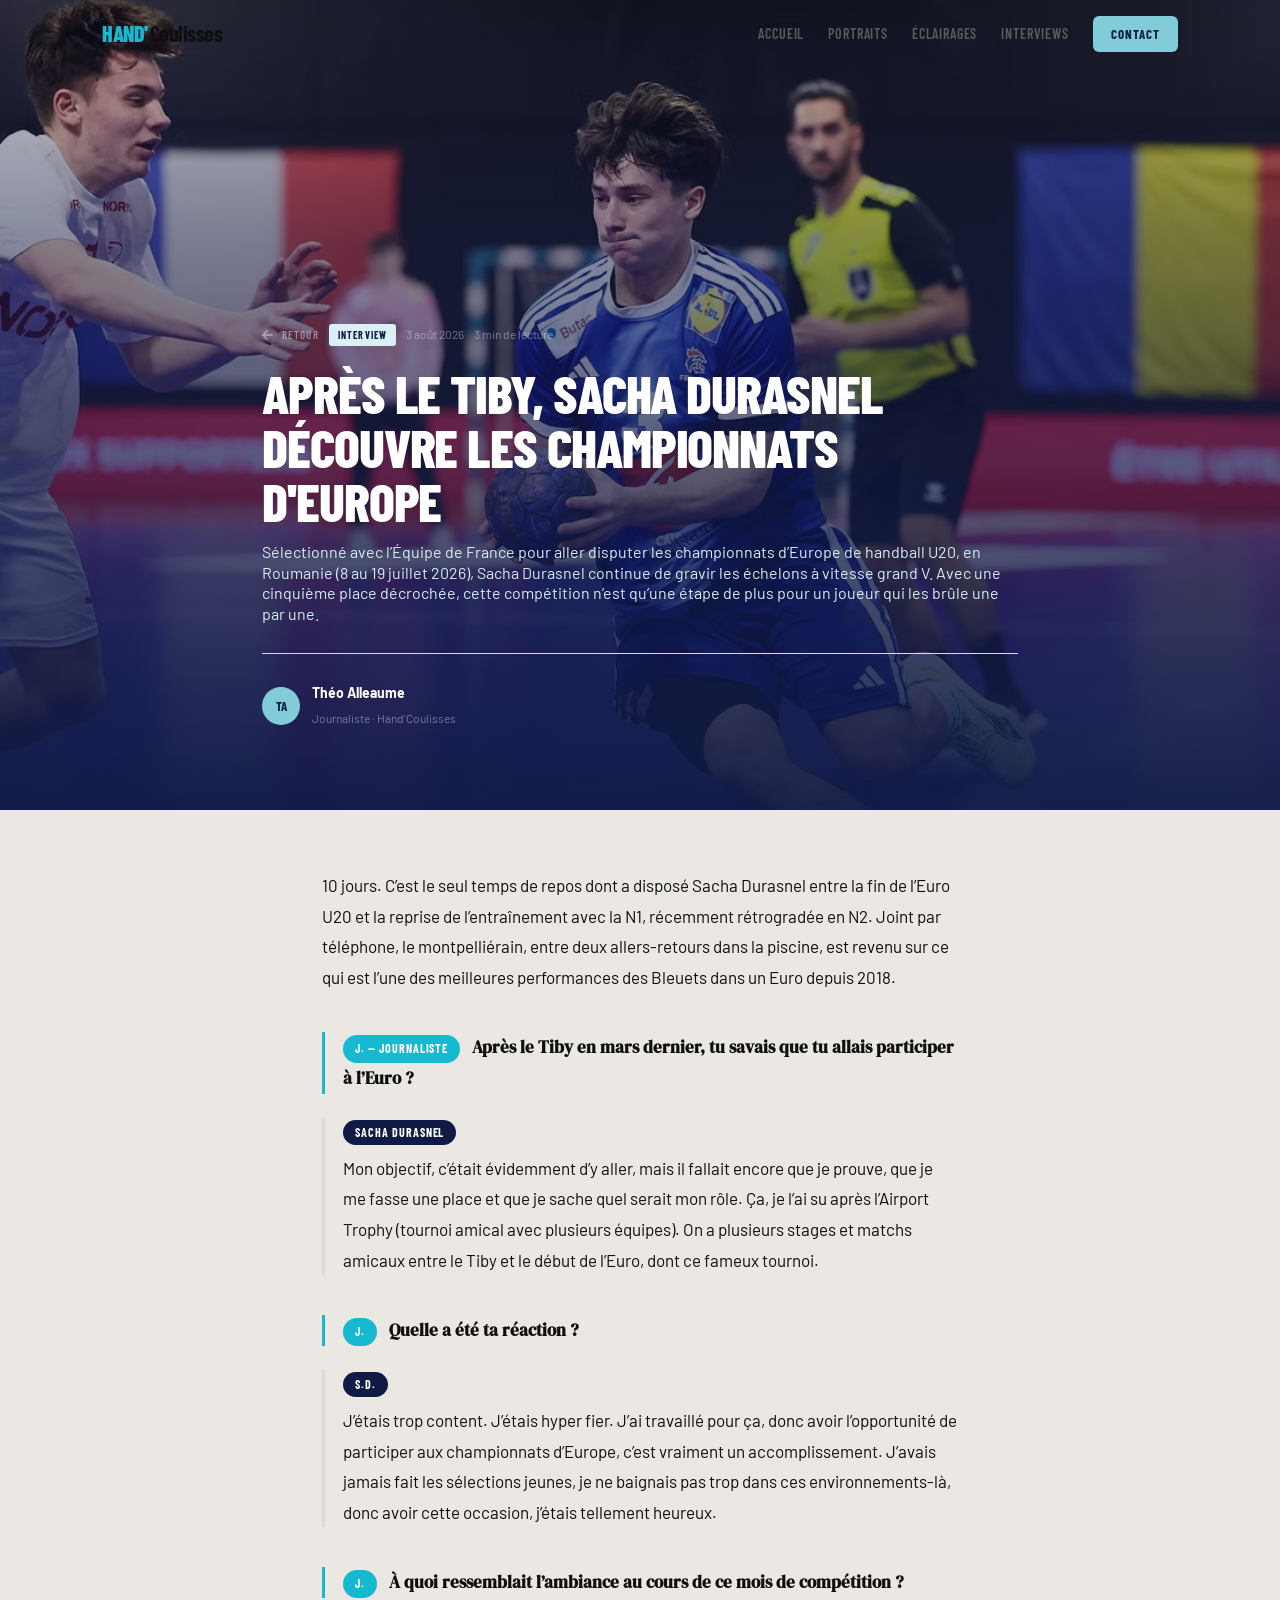
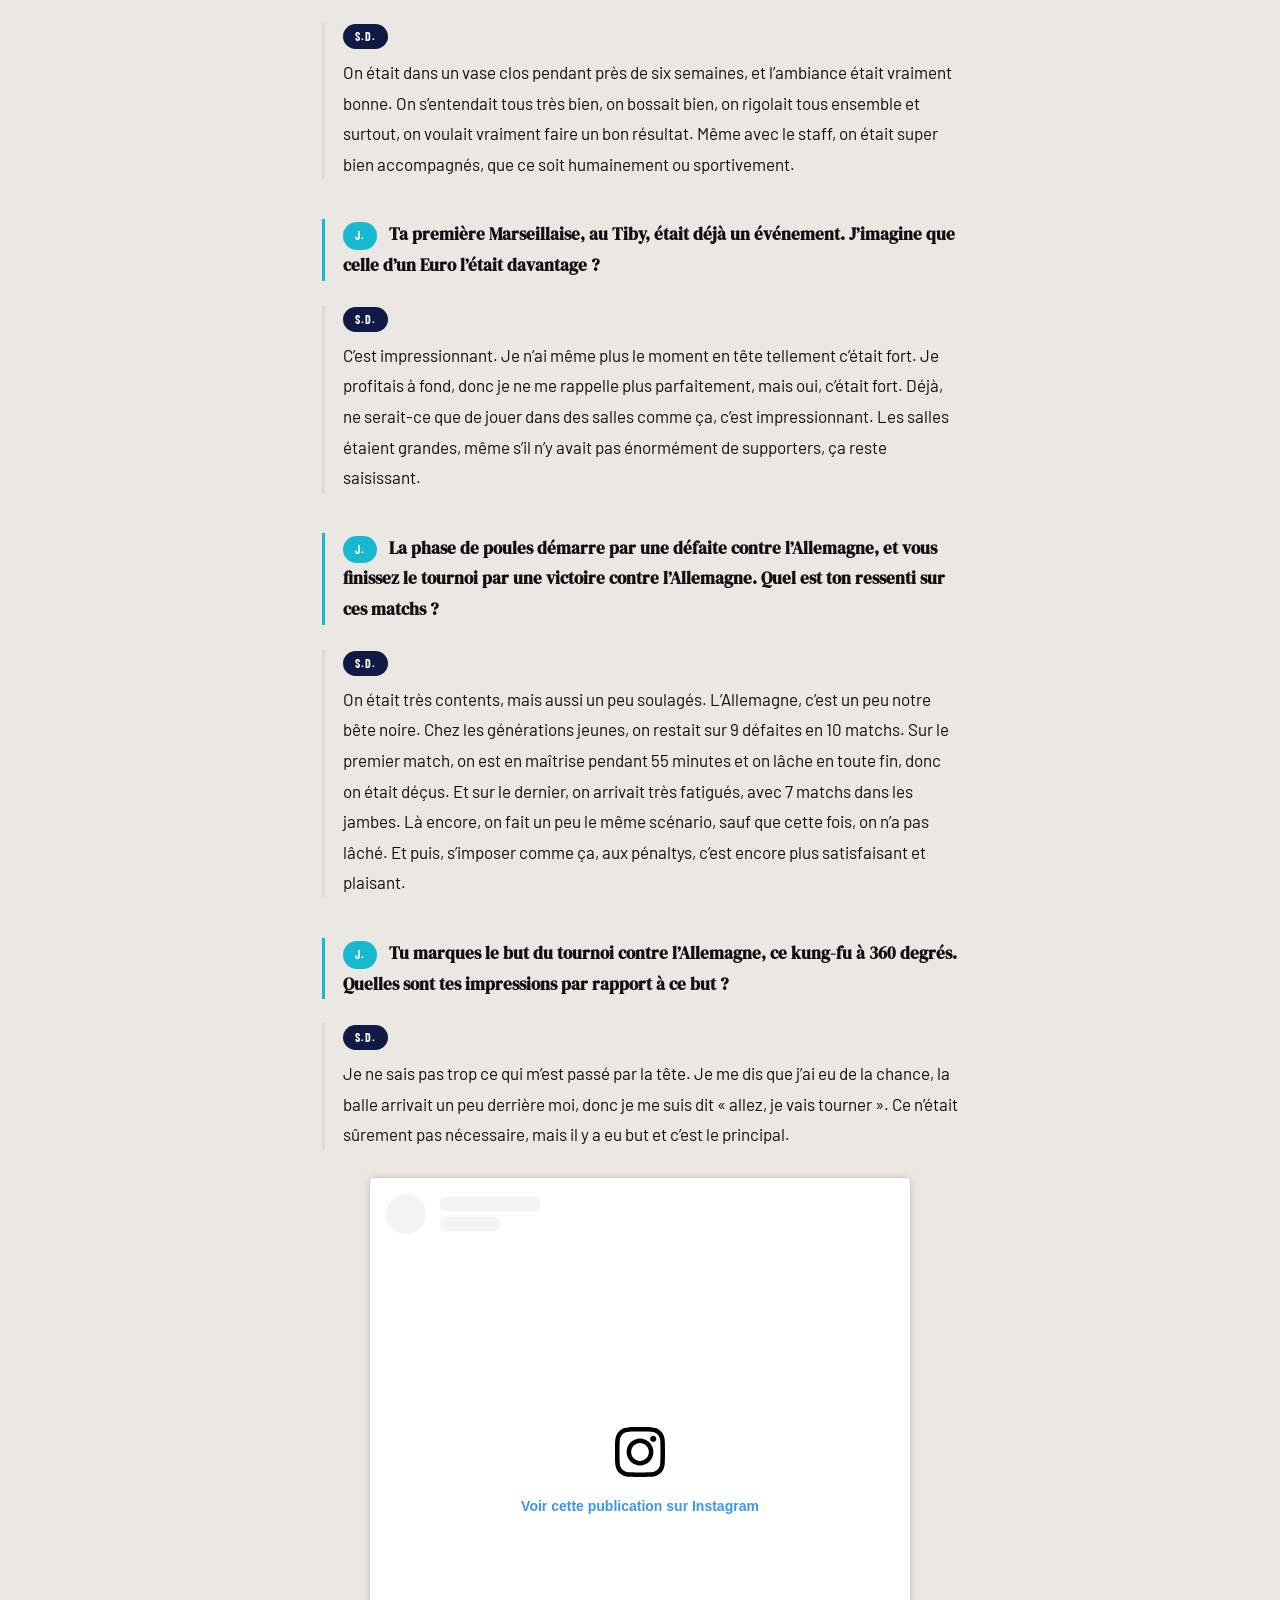
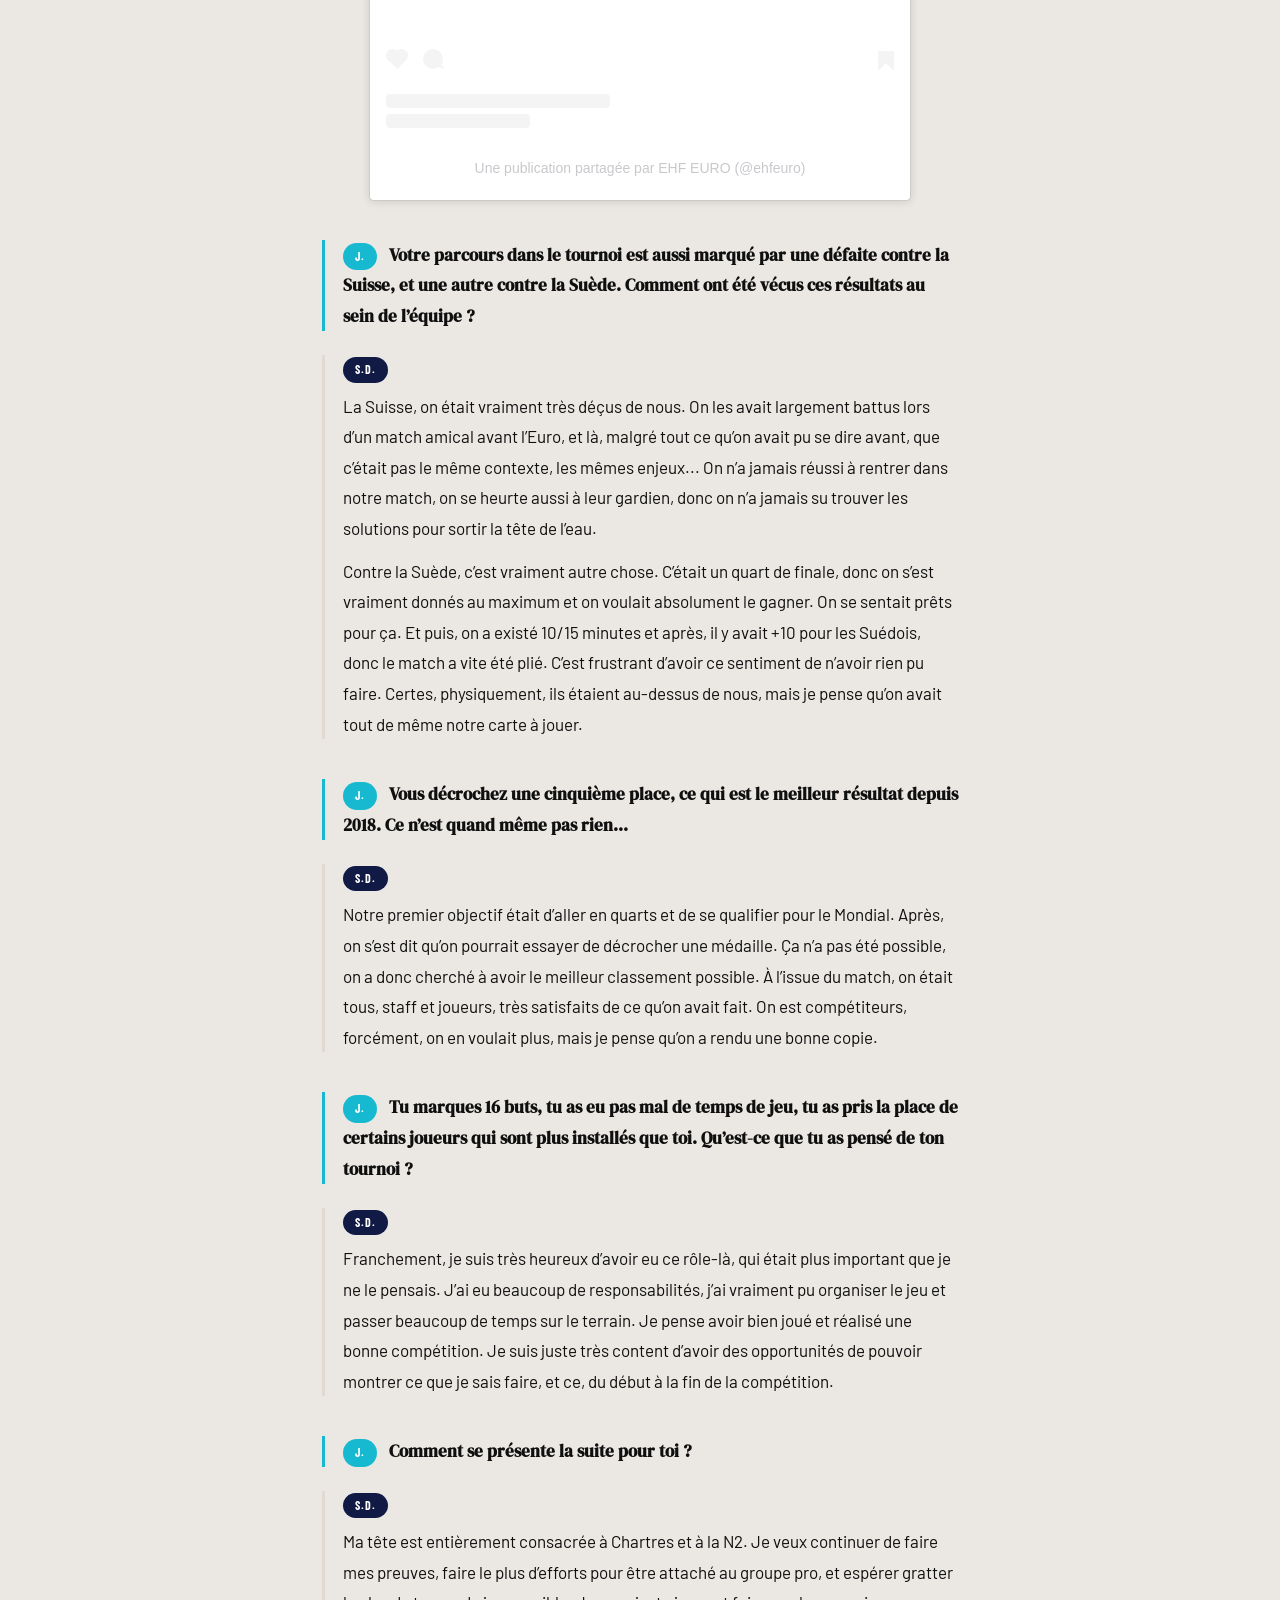
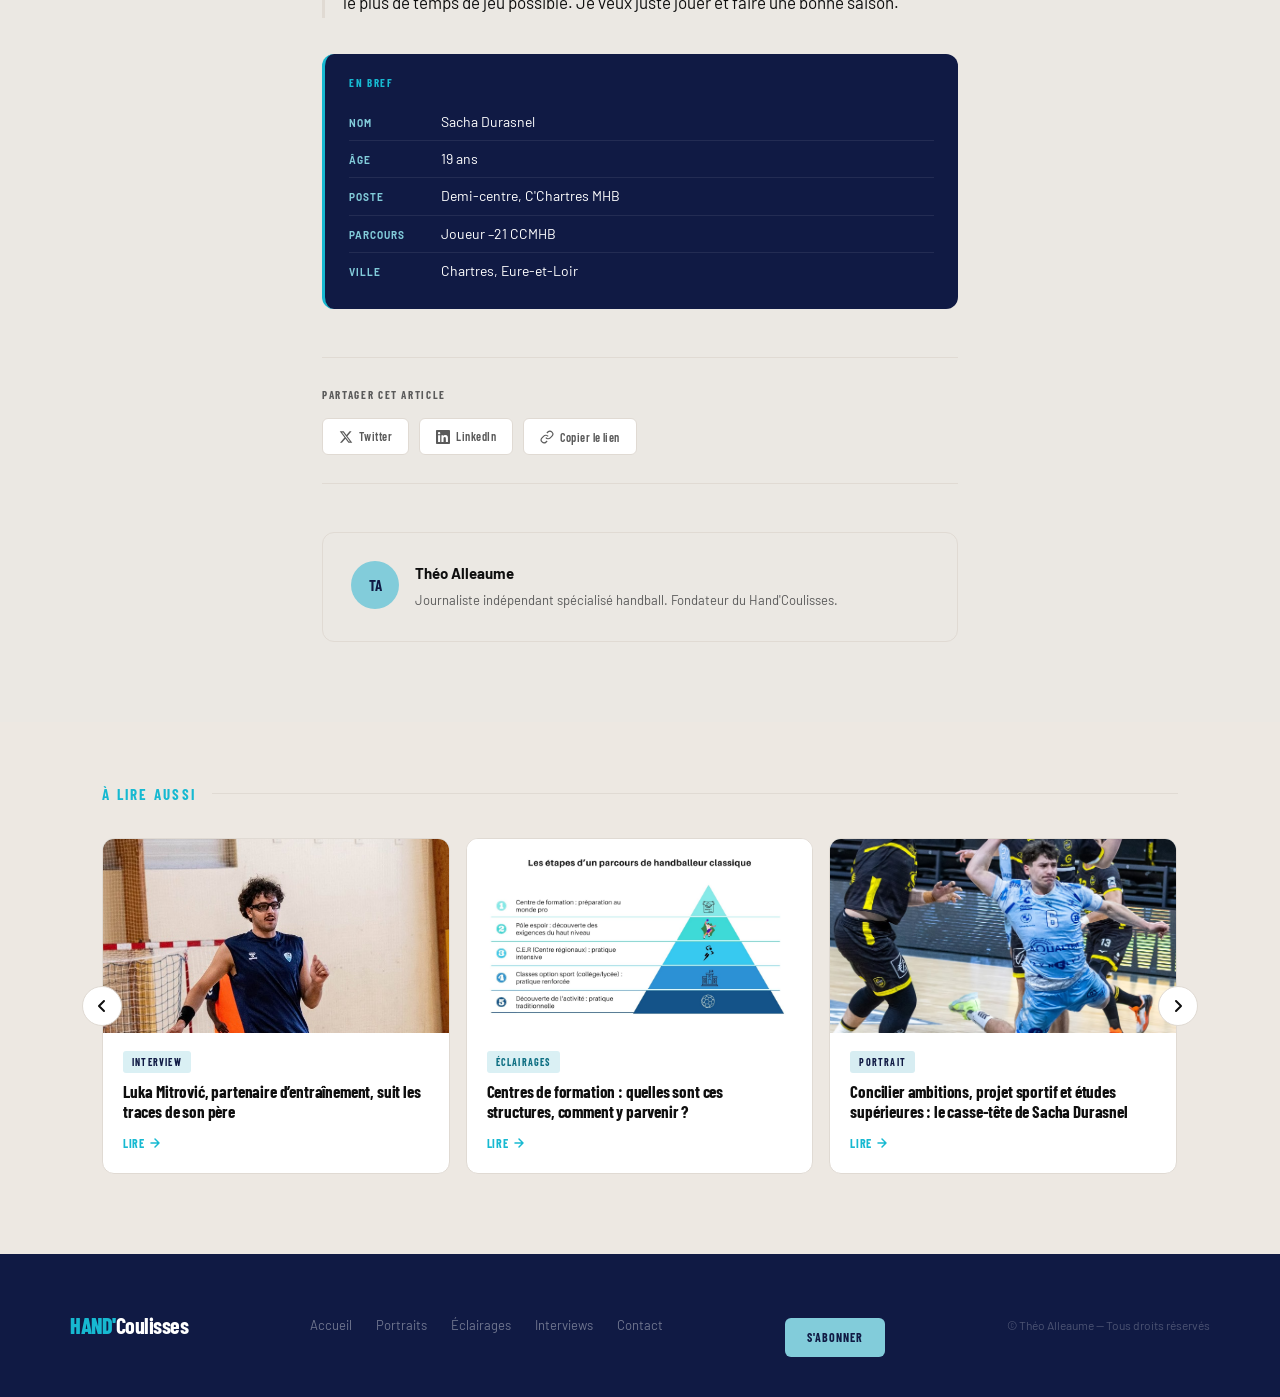
<file: durasnel-euro-interviews.html>
<!DOCTYPE html>
<html lang="fr">
<head>
  <meta charset="UTF-8">
  <meta name="viewport" content="width=device-width, initial-scale=1.0">
  <title>Après le Tiby, Sacha Durasnel découvre les Championnats d'Europe — Hand'Coulisses</title>
  <meta name="description" content="Sélectionné avec l’Équipe de France pour aller disputer les championnats d’Europe de handball U20, en Roumanie (8 au 19 juillet 2026), Sacha Durasnel continue de gravir les échelons à vitesse grand V. Avec une cinquième place décrochée, cette compétition n’est qu’une étape de plus pour un joueur qui les brûle une par une.">

  <meta property="og:title" content="Après le Tiby, Sacha Durasnel découvre les Championnats d'Europe">
  <meta property="og:description" content="Sélectionné avec l’Équipe de France pour aller disputer les championnats d’Europe de handball U20, en Roumanie (8 au 19 juillet 2026), Sacha Durasnel continue de gravir les échelons à vitesse grand V. Avec une cinquième place décrochée, cette compétition n’est qu’une étape de plus pour un joueur qui les brûle une par une.">
  <meta property="og:type" content="article">
  <meta property="og:image" content="https://handcoulisses.fr/assets/images/Sacha-Durasnel-EDF.jpeg">

  <link rel="preconnect" href="https://fonts.googleapis.com">
  <link rel="preconnect" href="https://fonts.gstatic.com" crossorigin>
  <link href="https://fonts.googleapis.com/css2?family=Barlow+Condensed:ital,wght@0,400;0,600;0,700;0,800;1,700&family=Barlow:wght@400;500&family=DM+Serif+Display:ital@0;1&display=swap" rel="stylesheet">

  <link rel="stylesheet" href="assets/css/style.css">

  <script src="assets/js/datalayer.js"></script>

  <script>
    (function(w,d,s,l,i){w[l]=w[l]||[];w[l].push({'gtm.start':
    new Date().getTime(),event:'gtm.js'});var f=d.getElementsByTagName(s)[0],
    j=d.createElement(s),dl=l!='dataLayer'?'&l='+l:'';j.async=true;j.src=
    'https://www.googletagmanager.com/gtm.js?id='+i+dl;f.parentNode.insertBefore(j,f);
    })(window,document,'script','dataLayer','GTM-XXXXXXX');
  </script>
</head>
<body class="article-page">

  <noscript>
    <iframe src="https://www.googletagmanager.com/ns.html?id=GTM-XXXXXXX"
    height="0" width="0" style="display:none;visibility:hidden"></iframe>
  </noscript>

  <header class="header" id="header">
    <div class="header-inner">
      <a href="index.html" class="logo">
        <span class="logo-hand">HAND'</span><span class="logo-theo">Coulisses</span>
      </a>
      <nav class="nav-links">
        <a href="index.html" class="nav-link">Accueil</a>
        <a href="portraits.html" class="nav-link">Portraits</a>
        <a href="eclairages.html" class="nav-link">Éclairages</a>
        <a href="interviews.html" class="nav-link">Interviews</a>
        <a href="contact.html" class="nav-cta">Contact</a>
      </nav>
      <button class="burger" id="burger" aria-label="Menu">
        <span></span><span></span><span></span>
      </button>
    </div>
    <div class="reading-bar" id="readingBar"></div>
  </header>

  <div class="nav-overlay" id="navOverlay">
    <button class="nav-overlay-close" id="navOverlayClose">&times;</button>
    <a href="index.html" class="nav-link">Accueil</a>
    <a href="portraits.html" class="nav-link">Portraits</a>
    <a href="eclairages.html" class="nav-link">Éclairages</a>
    <a href="interviews.html" class="nav-link">Interviews</a>
    <a href="contact.html" class="nav-cta">Contact</a>
  </div>

  <!-- ── HERO ARTICLE ── -->
  <div class="article-hero">
    <div class="article-hero-img">
      <div class="article-hero-placeholder" aria-hidden="true">
        <svg width="64" height="64" viewBox="0 0 64 64" fill="none"><circle cx="32" cy="32" r="24" stroke="currentColor" stroke-width="1.5"/><path d="M20 32 L32 20 L44 32 L32 44 Z" stroke="currentColor" stroke-width="1.5" fill="none"/><circle cx="32" cy="32" r="4" fill="currentColor"/></svg>
        <span><img src="assets/images/Sacha-Durasnel-EDF.jpeg" alt="Sacha-Durasnel-EDF"></span>
      </div>
      <div class="article-hero-overlay"></div>
    </div>
    <div class="article-hero-content fade-in">
      <div class="article-meta article-meta--hero">
        <a href="index.html" class="back-link">
          <svg width="14" height="14" viewBox="0 0 14 14" fill="none"><path d="M10 7H2M5 3L1 7l4 4" stroke="currentColor" stroke-width="1.6" stroke-linecap="round" stroke-linejoin="round"/></svg>
          Retour
        </a>
        <span class="tag tag--interview">Interview</span>
        <span class="meta-date">3 août 2026</span>
        <span class="meta-read">3 min de lecture</span>
      </div>
      <h1 class="article-hero-title fade-in delay-1">
       Après le Tiby, Sacha Durasnel découvre les Championnats d'Europe
      </h1>
      <p class="article-intro fade-in delay-2">
        Sélectionné avec l’Équipe de France pour aller disputer les championnats d’Europe 
        de handball U20, en Roumanie (8 au 19 juillet 2026), Sacha Durasnel continue de 
        gravir les échelons à vitesse grand V. Avec une cinquième place décrochée, cette 
        compétition n’est qu’une étape de plus pour un joueur qui les brûle une par une.
      </p>
      <div class="article-hero-author fade-in delay-3">
        <div class="author-avatar">TA</div>
        <div>
          <strong>Théo Alleaume</strong>
          <span>Journaliste · Hand'Coulisses</span>
        </div>
      </div>
    </div>
  </div>

  <!-- ── CORPS DE L'ARTICLE ── -->
  <main class="article-body" id="articleBody">
    <div class="article-container">
      <p class="reveal">
        10 jours. C’est le seul temps de repos dont a disposé Sacha Durasnel entre la fin de l’Euro U20 
        et la reprise de l’entraînement avec la N1, récemment rétrogradée en N2. Joint par 
        téléphone, le montpelliérain, entre deux allers-retours dans la piscine, est revenu sur ce qui 
        est l’une des meilleures performances des Bleuets dans un Euro depuis 2018.
        <br>
      </p>

      <p class="reveal interview-q"><span class="interview-speaker">J. — Journaliste</span> Après le Tiby en mars dernier, tu savais que tu allais participer à l’Euro ?</p>
 
      <div class="reveal interview-a">
        <span class="interview-speaker interview-speaker--interviewee">Sacha Durasnel</span>
        <p>Mon objectif, c’était évidemment d’y aller, mais il fallait encore que je prouve, que je me fasse une place et que je sache quel serait mon rôle. Ça, je l’ai su après l’Airport Trophy (tournoi amical avec plusieurs équipes). On a plusieurs stages et matchs amicaux entre le Tiby et le début de l’Euro, dont ce fameux tournoi.</p>
      </div>
       <p class="reveal interview-q"><span class="interview-speaker">J.</span> Quelle a été ta réaction ?</p>

      <div class="reveal interview-a">
        <span class="interview-speaker interview-speaker--interviewee">S.D.</span>
        <p>J’étais trop content. J’étais hyper fier. J’ai travaillé pour ça, donc avoir l’opportunité de participer aux championnats d’Europe, c’est vraiment un accomplissement. J’avais jamais fait les sélections jeunes, je ne baignais pas trop dans ces environnements-là, donc avoir cette occasion, j’étais tellement heureux.</p>
      </div>
       <p class="reveal interview-q"><span class="interview-speaker">J.</span> À quoi ressemblait l’ambiance au cours de ce mois de compétition ?</p>

      <div class="reveal interview-a">
        <span class="interview-speaker interview-speaker--interviewee">S.D.</span>
        <p>On était dans un vase clos pendant près de six semaines, et l’ambiance était vraiment bonne. On s’entendait tous très bien, on bossait bien, on rigolait tous ensemble et surtout, on voulait vraiment faire un bon résultat. Même avec le staff, on était super bien accompagnés, que ce soit humainement ou sportivement.</p>
      </div>
        <p class="reveal interview-q"><span class="interview-speaker">J.</span> Ta première Marseillaise, au Tiby, était déjà un événement. J’imagine que celle d’un Euro l’était davantage ?</p>

      <div class="reveal interview-a">
        <span class="interview-speaker interview-speaker--interviewee">S.D.</span>
        <p>C’est impressionnant. Je n’ai même plus le moment en tête tellement c’était fort. Je profitais à fond, donc je ne me rappelle plus parfaitement, mais oui, c’était fort. Déjà, ne serait-ce que de jouer dans des salles comme ça, c’est impressionnant. Les salles étaient grandes, même s’il n’y avait pas énormément de supporters, ça reste saisissant.</p>
      </div>
        <p class="reveal interview-q"><span class="interview-speaker">J.</span> La phase de poules démarre par une défaite contre l’Allemagne, et vous finissez le tournoi par une victoire contre l’Allemagne. Quel est ton ressenti sur ces matchs ?</p>

      <div class="reveal interview-a">
        <span class="interview-speaker interview-speaker--interviewee">S.D.</span>
        <p>On était très contents, mais aussi un peu soulagés. L’Allemagne, c’est un peu notre bête noire. Chez les générations jeunes, on restait sur 9 défaites en 10 matchs. Sur le premier match, on est en maîtrise pendant 55 minutes et on lâche en toute fin, donc on était déçus. Et sur le dernier, on arrivait très fatigués, avec 7 matchs dans les jambes. Là encore, on fait un peu le même scénario, sauf que cette fois, on n’a pas lâché. Et puis, s’imposer comme ça, aux pénaltys, c’est encore plus satisfaisant et plaisant.</p>
      </div>

        <p class="reveal interview-q"><span class="interview-speaker">J.</span> Tu marques le but du tournoi contre l’Allemagne, ce kung-fu à 360 degrés. Quelles sont tes impressions par rapport à ce but ?</p>

      <div class="reveal interview-a">
        <span class="interview-speaker interview-speaker--interviewee">S.D.</span>
        <p>Je ne sais pas trop ce qui m’est passé par la tête. Je me dis que j’ai eu de la chance, la balle arrivait un peu derrière moi, donc je me suis dit « allez, je vais tourner ». Ce n’était sûrement pas nécessaire, mais il y a eu but et c’est le principal.</p>
      </div>

      <blockquote class="instagram-media" data-instgrm-captioned data-instgrm-permalink="https://www.instagram.com/reel/DaiY8WntKZ3/?utm_source=ig_embed&amp;utm_campaign=loading" data-instgrm-version="14" style=" background:#FFF; border:0; border-radius:3px; box-shadow:0 0 1px 0 rgba(0,0,0,0.5),0 1px 10px 0 rgba(0,0,0,0.15); margin: 1px; max-width:540px; min-width:326px; padding:0; width:99.375%; width:-webkit-calc(100% - 2px); width:calc(100% - 2px);"><div style="padding:16px;"> <a href="https://www.instagram.com/reel/DaiY8WntKZ3/?utm_source=ig_embed&amp;utm_campaign=loading" style=" background:#FFFFFF; line-height:0; padding:0 0; text-align:center; text-decoration:none; width:100%;" target="_blank"> <div style=" display: flex; flex-direction: row; align-items: center;"> <div style="background-color: #F4F4F4; border-radius: 50%; flex-grow: 0; height: 40px; margin-right: 14px; width: 40px;"></div> <div style="display: flex; flex-direction: column; flex-grow: 1; justify-content: center;"> <div style=" background-color: #F4F4F4; border-radius: 4px; flex-grow: 0; height: 14px; margin-bottom: 6px; width: 100px;"></div> <div style=" background-color: #F4F4F4; border-radius: 4px; flex-grow: 0; height: 14px; width: 60px;"></div></div></div><div style="padding: 19% 0;"></div> <div style="display:block; height:50px; margin:0 auto 12px; width:50px;"><svg width="50px" height="50px" viewBox="0 0 60 60" version="1.1" xmlns="https://www.w3.org/2000/svg" xmlns:xlink="https://www.w3.org/1999/xlink"><g stroke="none" stroke-width="1" fill="none" fill-rule="evenodd"><g transform="translate(-511.000000, -20.000000)" fill="#000000"><g><path d="M556.869,30.41 C554.814,30.41 553.148,32.076 553.148,34.131 C553.148,36.186 554.814,37.852 556.869,37.852 C558.924,37.852 560.59,36.186 560.59,34.131 C560.59,32.076 558.924,30.41 556.869,30.41 M541,60.657 C535.114,60.657 530.342,55.887 530.342,50 C530.342,44.114 535.114,39.342 541,39.342 C546.887,39.342 551.658,44.114 551.658,50 C551.658,55.887 546.887,60.657 541,60.657 M541,33.886 C532.1,33.886 524.886,41.1 524.886,50 C524.886,58.899 532.1,66.113 541,66.113 C549.9,66.113 557.115,58.899 557.115,50 C557.115,41.1 549.9,33.886 541,33.886 M565.378,62.101 C565.244,65.022 564.756,66.606 564.346,67.663 C563.803,69.06 563.154,70.057 562.106,71.106 C561.058,72.155 560.06,72.803 558.662,73.347 C557.607,73.757 556.021,74.244 553.102,74.378 C549.944,74.521 548.997,74.552 541,74.552 C533.003,74.552 532.056,74.521 528.898,74.378 C525.979,74.244 524.393,73.757 523.338,73.347 C521.94,72.803 520.942,72.155 519.894,71.106 C518.846,70.057 518.197,69.06 517.654,67.663 C517.244,66.606 516.755,65.022 516.623,62.101 C516.479,58.943 516.448,57.996 516.448,50 C516.448,42.003 516.479,41.056 516.623,37.899 C516.755,34.978 517.244,33.391 517.654,32.338 C518.197,30.938 518.846,29.942 519.894,28.894 C520.942,27.846 521.94,27.196 523.338,26.654 C524.393,26.244 525.979,25.756 528.898,25.623 C532.057,25.479 533.004,25.448 541,25.448 C548.997,25.448 549.943,25.479 553.102,25.623 C556.021,25.756 557.607,26.244 558.662,26.654 C560.06,27.196 561.058,27.846 562.106,28.894 C563.154,29.942 563.803,30.938 564.346,32.338 C564.756,33.391 565.244,34.978 565.378,37.899 C565.522,41.056 565.552,42.003 565.552,50 C565.552,57.996 565.522,58.943 565.378,62.101 M570.82,37.631 C570.674,34.438 570.167,32.258 569.425,30.349 C568.659,28.377 567.633,26.702 565.965,25.035 C564.297,23.368 562.623,22.342 560.652,21.575 C558.743,20.834 556.562,20.326 553.369,20.18 C550.169,20.033 549.148,20 541,20 C532.853,20 531.831,20.033 528.631,20.18 C525.438,20.326 523.257,20.834 521.349,21.575 C519.376,22.342 517.703,23.368 516.035,25.035 C514.368,26.702 513.342,28.377 512.574,30.349 C511.834,32.258 511.326,34.438 511.181,37.631 C511.035,40.831 511,41.851 511,50 C511,58.147 511.035,59.17 511.181,62.369 C511.326,65.562 511.834,67.743 512.574,69.651 C513.342,71.625 514.368,73.296 516.035,74.965 C517.703,76.634 519.376,77.658 521.349,78.425 C523.257,79.167 525.438,79.673 528.631,79.82 C531.831,79.965 532.853,80.001 541,80.001 C549.148,80.001 550.169,79.965 553.369,79.82 C556.562,79.673 558.743,79.167 560.652,78.425 C562.623,77.658 564.297,76.634 565.965,74.965 C567.633,73.296 568.659,71.625 569.425,69.651 C570.167,67.743 570.674,65.562 570.82,62.369 C570.966,59.17 571,58.147 571,50 C571,41.851 570.966,40.831 570.82,37.631"></path></g></g></g></svg></div><div style="padding-top: 8px;"> <div style=" color:#3897f0; font-family:Arial,sans-serif; font-size:14px; font-style:normal; font-weight:550; line-height:18px;">Voir cette publication sur Instagram</div></div><div style="padding: 12.5% 0;"></div> <div style="display: flex; flex-direction: row; margin-bottom: 14px; align-items: center;"><div> <div style="background-color: #F4F4F4; border-radius: 50%; height: 12.5px; width: 12.5px; transform: translateX(0px) translateY(7px);"></div> <div style="background-color: #F4F4F4; height: 12.5px; transform: rotate(-45deg) translateX(3px) translateY(1px); width: 12.5px; flex-grow: 0; margin-right: 14px; margin-left: 2px;"></div> <div style="background-color: #F4F4F4; border-radius: 50%; height: 12.5px; width: 12.5px; transform: translateX(9px) translateY(-18px);"></div></div><div style="margin-left: 8px;"> <div style=" background-color: #F4F4F4; border-radius: 50%; flex-grow: 0; height: 20px; width: 20px;"></div> <div style=" width: 0; height: 0; border-top: 2px solid transparent; border-left: 6px solid #f4f4f4; border-bottom: 2px solid transparent; transform: translateX(16px) translateY(-4px) rotate(30deg)"></div></div><div style="margin-left: auto;"> <div style=" width: 0px; border-top: 8px solid #F4F4F4; border-right: 8px solid transparent; transform: translateY(16px);"></div> <div style=" background-color: #F4F4F4; flex-grow: 0; height: 12px; width: 16px; transform: translateY(-4px);"></div> <div style=" width: 0; height: 0; border-top: 8px solid #F4F4F4; border-left: 8px solid transparent; transform: translateY(-4px) translateX(8px);"></div></div></div> <div style="display: flex; flex-direction: column; flex-grow: 1; justify-content: center; margin-bottom: 24px;"> <div style=" background-color: #F4F4F4; border-radius: 4px; flex-grow: 0; height: 14px; margin-bottom: 6px; width: 224px;"></div> <div style=" background-color: #F4F4F4; border-radius: 4px; flex-grow: 0; height: 14px; width: 144px;"></div></div></a><p style=" color:#c9c8cd; font-family:Arial,sans-serif; font-size:14px; line-height:17px; margin-bottom:0; margin-top:8px; overflow:hidden; padding:8px 0 7px; text-align:center; text-overflow:ellipsis; white-space:nowrap;"><a href="https://www.instagram.com/reel/DaiY8WntKZ3/?utm_source=ig_embed&amp;utm_campaign=loading" style=" color:#c9c8cd; font-family:Arial,sans-serif; font-size:14px; font-style:normal; font-weight:normal; line-height:17px; text-decoration:none;" target="_blank">Une publication partagée par EHF EURO (@ehfeuro)</a></p></div></blockquote>
<script async src="//www.instagram.com/embed.js"></script>

        <p class="reveal interview-q"><span class="interview-speaker">J.</span> Votre parcours dans le tournoi est aussi marqué par une défaite contre la Suisse, et une autre contre la Suède. Comment ont été vécus ces résultats au sein de l’équipe ?</p>

      <div class="reveal interview-a">
        <span class="interview-speaker interview-speaker--interviewee">S.D.</span>
        <p>La Suisse, on était vraiment très déçus de nous. On les avait largement battus lors d’un match amical avant l’Euro, et là, malgré tout ce qu’on avait pu se dire avant, que c’était pas le même contexte, les mêmes enjeux... On n’a jamais réussi à rentrer dans notre match, on se heurte aussi à leur gardien, donc on n’a jamais su trouver les solutions pour sortir la tête de l’eau.</p>
        <p>Contre la Suède, c’est vraiment autre chose. C’était un quart de finale, donc on s’est vraiment donnés au maximum et on voulait absolument le gagner. On se sentait prêts pour ça. Et puis, on a existé 10/15 minutes et après, il y avait +10 pour les Suédois, donc le match a vite été plié. C’est frustrant d’avoir ce sentiment de n’avoir rien pu faire. Certes, physiquement, ils étaient au-dessus de nous, mais je pense qu’on avait tout de même notre carte à jouer.</p>
      </div>
        <p class="reveal interview-q"><span class="interview-speaker">J.</span> Vous décrochez une cinquième place, ce qui est le meilleur résultat depuis 2018. Ce n’est quand même pas rien...</p>

      <div class="reveal interview-a">
        <span class="interview-speaker interview-speaker--interviewee">S.D.</span>
        <p>Notre premier objectif était d’aller en quarts et de se qualifier pour le Mondial. Après, on s’est dit qu’on pourrait essayer de décrocher une médaille. Ça n’a pas été possible, on a donc cherché à avoir le meilleur classement possible. À l’issue du match, on était tous, staff et joueurs, très satisfaits de ce qu’on avait fait. On est compétiteurs, forcément, on en voulait plus, mais je pense qu’on a rendu une bonne copie.</p>
      </div>
        <p class="reveal interview-q"><span class="interview-speaker">J.</span> Tu marques 16 buts, tu as eu pas mal de temps de jeu, tu as pris la place de certains joueurs qui sont plus installés que toi. Qu’est-ce que tu as pensé de ton tournoi ?</p>

      <div class="reveal interview-a">
        <span class="interview-speaker interview-speaker--interviewee">S.D.</span>
        <p>Franchement, je suis très heureux d’avoir eu ce rôle-là, qui était plus important que je ne le pensais. J’ai eu beaucoup de responsabilités, j’ai vraiment pu organiser le jeu et passer beaucoup de temps sur le terrain. Je pense avoir bien joué et réalisé une bonne compétition. Je suis juste très content d’avoir des opportunités de pouvoir montrer ce que je sais faire, et ce, du début à la fin de la compétition.</p>
      </div>
        <p class="reveal interview-q"><span class="interview-speaker">J.</span> Comment se présente la suite pour toi ?</p>

      <div class="reveal interview-a">
        <span class="interview-speaker interview-speaker--interviewee">S.D.</span>
        <p>Ma tête est entièrement consacrée à Chartres et à la N2. Je veux continuer de faire mes preuves, faire le plus d’efforts pour être attaché au groupe pro, et espérer gratter le plus de temps de jeu possible. Je veux juste jouer et faire une bonne saison.</p>
      </div>

      <div class="article-factbox reveal">
        <div class="factbox-title">En bref</div>
        <ul>
          <li><strong>Nom</strong> Sacha Durasnel</li>
          <li><strong>Âge</strong> 19 ans</li>
          <li><strong>Poste</strong> Demi-centre, C'Chartres MHB</li>
          <li><strong>Parcours</strong> Joueur –21 CCMHB</li>
          <li><strong>Ville</strong> Chartres, Eure-et-Loir</li>
        </ul>
      </div>

      <!-- Partage social -->
      <div class="share-section reveal">
        <div class="share-label">Partager cet article</div>
        <div class="share-buttons">
          <a href="https://twitter.com/intent/tweet?text=Sacha%20Durasnel%20continue%20de%20gravir%20les%20%C3%A9chelons%20%C3%A0%20vitesse%20grand%20V&url=https://handcoulisses.fr/durasnel-euro-interviews.html" target="_blank" rel="noopener" class="share-btn">
            <svg width="14" height="14" viewBox="0 0 24 24" fill="currentColor"><path d="M18.244 2.25h3.308l-7.227 8.26 8.502 11.24H16.17l-5.214-6.817L4.99 21.75H1.68l7.73-8.835L1.254 2.25H8.08l4.713 6.231zm-1.161 17.52h1.833L7.084 4.126H5.117z"/></svg>
            Twitter
          </a>
          <a href="https://www.linkedin.com/sharing/share-offsite/?url=https://handcoulisses.fr/durasnel-euro-interviews.html" target="_blank" rel="noopener" class="share-btn">
            <svg width="14" height="14" viewBox="0 0 24 24" fill="currentColor"><path d="M20.447 20.452h-3.554v-5.569c0-1.328-.027-3.037-1.852-3.037-1.853 0-2.136 1.445-2.136 2.939v5.667H9.351V9h3.414v1.561h.046c.477-.9 1.637-1.85 3.37-1.85 3.601 0 4.267 2.37 4.267 5.455v6.286zM5.337 7.433c-1.144 0-2.063-.926-2.063-2.065 0-1.138.92-2.063 2.063-2.063 1.14 0 2.064.925 2.064 2.063 0 1.139-.925 2.065-2.064 2.065zm1.782 13.019H3.555V9h3.564v11.452zM22.225 0H1.771C.792 0 0 .774 0 1.729v20.542C0 23.227.792 24 1.771 24h20.451C23.2 24 24 23.227 24 22.271V1.729C24 .774 23.2 0 22.222 0h.003z"/></svg>
            LinkedIn
          </a>
          <button class="share-btn" onclick="navigator.clipboard.writeText('https://handcoulisses.fr/durasnel-euro-interviews.html').then(()=>{this.innerHTML='Copié !';setTimeout(()=>{this.innerHTML='Copier le lien'},2000)})">
            <svg width="14" height="14" viewBox="0 0 24 24" fill="none" stroke="currentColor" stroke-width="2"><path d="M10 13a5 5 0 0 0 7.54.54l3-3a5 5 0 0 0-7.07-7.07l-1.72 1.71"/><path d="M14 11a5 5 0 0 0-7.54-.54l-3 3a5 5 0 0 0 7.07 7.07l1.71-1.71"/></svg>
            Copier le lien
          </button>
        </div>
      </div>

      <!-- Auteur -->
      <div class="article-author-block reveal">
        <div class="author-avatar author-avatar--lg">TA</div>
        <div>
          <strong>Théo Alleaume</strong>
          <p>Journaliste indépendant spécialisé handball. Fondateur du Hand'Coulisses.</p>
        </div>
      </div>

    </div>
  </main>

  <!-- ── ARTICLES LIÉS ── -->
  <section class="section-related">
    <div class="container">
      <div class="section-header reveal">
        <span class="section-tag">À lire aussi</span>
        <div class="section-line"></div>
      </div>
      <div class="carousel">
        <button class="carousel-arrow carousel-arrow--prev" aria-label="Précédent">
          <svg width="16" height="16" viewBox="0 0 16 16" fill="none"><path d="M10 3l-5 5 5 5" stroke="currentColor" stroke-width="2" stroke-linecap="round" stroke-linejoin="round"/></svg>
        </button>
        <div class="carousel-track">
          <article class="article-card reveal" data-delay="0">
            <a href="luka-mitrovic-interview.html" class="card-img-link">
              <div class="card-img img-pos-top"><img src="assets/images/Luka-Mitrovic-CCMHB.jpeg" alt="Luka Mitrović"></div>
            </a>
            <div class="card-body">
              <span class="tag tag--interview">Interview</span>
              <h3 class="card-title"><a href="luka-mitrovic-interview.html">Luka Mitrović, partenaire d’entraînement, suit les traces de son père</a></h3>
              <a href="luka-mitrovic-interview.html" class="card-link">Lire <svg width="12" height="12" viewBox="0 0 12 12" fill="none"><path d="M2 6h8M6 2l4 4-4 4" stroke="currentColor" stroke-width="1.5" stroke-linecap="round" stroke-linejoin="round"/></svg></a>
            </div>
          </article>
          <article class="article-card reveal" data-delay="1">
            <a href="centre-formation-eclairage.html" class="card-img-link">
              <div class="card-img"><img src="assets/images/Presentation-CF.jpg" alt="Centres de formation"></div>
            </a>
            <div class="card-body">
              <span class="tag tag--éclairages">Éclairages</span>
              <h3 class="card-title"><a href="centre-formation-eclairage.html">Centres de formation : quelles sont ces structures, comment y parvenir ?</a></h3>
              <a href="centre-formation-eclairage.html" class="card-link">Lire <svg width="12" height="12" viewBox="0 0 12 12" fill="none"><path d="M2 6h8M6 2l4 4-4 4" stroke="currentColor" stroke-width="1.5" stroke-linecap="round" stroke-linejoin="round"/></svg></a>
            </div>
          </article>
          <article class="article-card reveal" data-delay="2">
            <a href="sacha-durasnel-portrait.html" class="card-img-link">
              <div class="card-img"><img src="assets/images/Sacha-Durasnel-CCMHB.avif" alt="Sacha Durasnel"></div>
            </a>
            <div class="card-body">
              <span class="tag tag--portrait">Portrait</span>
              <h3 class="card-title"><a href="sacha-durasnel-portrait.html">Concilier ambitions, projet sportif et études supérieures : le casse-tête de Sacha Durasnel</a></h3>
              <a href="sacha-durasnel-portrait.html" class="card-link">Lire <svg width="12" height="12" viewBox="0 0 12 12" fill="none"><path d="M2 6h8M6 2l4 4-4 4" stroke="currentColor" stroke-width="1.5" stroke-linecap="round" stroke-linejoin="round"/></svg></a>
            </div>
          </article>
          <article class="article-card reveal" data-delay="3">
            <a href="kenan-le-bris-portrait.html" class="card-img-link">
              <div class="card-img"><img src="assets/images/KenanLeBris-CCMHB.avif" alt="Kenan Le Bris"></div>
            </a>
            <div class="card-body">
              <span class="tag tag--portrait">Portrait</span>
              <h3 class="card-title"><a href="kenan-le-bris-portrait.html">Pour Kenan Le Bris, le handball n'est pas une fin en soi</a></h3>
              <a href="kenan-le-bris-portrait.html" class="card-link">Lire <svg width="12" height="12" viewBox="0 0 12 12" fill="none"><path d="M2 6h8M6 2l4 4-4 4" stroke="currentColor" stroke-width="1.5" stroke-linecap="round" stroke-linejoin="round"/></svg></a>
            </div>
          </article>
                    <article class="article-card reveal" data-delay="4">
            <a href="seance-video-eclairage.html" class="card-img-link">
              <div class="card-img card-img--video"><img src="assets/images/seance-video-poster.jpg" alt="Séance vidéo Chartres"></div>
            </a>
            <div class="card-body">
              <span class="tag tag--éclairages">Éclairages</span>
              <h3 class="card-title"><a href="seance-video-eclairage.html">Décryptage : comment se déroule une séance vidéo avant une rencontre du week-end ?</a></h3>
              <a href="seance-video-eclairage.html" class="card-link">Lire <svg width="12" height="12" viewBox="0 0 12 12" fill="none"><path d="M2 6h8M6 2l4 4-4 4" stroke="currentColor" stroke-width="1.5" stroke-linecap="round" stroke-linejoin="round"/></svg></a>
            </div>
          </article>
                    <article class="article-card reveal" data-delay="5">
            <a href="avenir-formation-talents-eclairage.html" class="card-img-link">
              <div class="card-img"><img src="assets/images/image_quelavpourlescfs.jpg" alt="Formation des talents"></div>
            </a>
            <div class="card-body">
              <span class="tag tag--éclairages">Éclairages</span>
              <h3 class="card-title"><a href="avenir-formation-talents-eclairage.html">Quel avenir pour la formation des talents ?</a></h3>
              <a href="avenir-formation-talents-eclairage.html" class="card-link">Lire <svg width="12" height="12" viewBox="0 0 12 12" fill="none"><path d="M2 6h8M6 2l4 4-4 4" stroke="currentColor" stroke-width="1.5" stroke-linecap="round" stroke-linejoin="round"/></svg></a>
            </div>
          </article>
          <article class="article-card reveal" data-delay="6">
            <a href="interviews.html" class="card-img-link">
              <div class="card-img"><div class="card-img-placeholder"><svg width="32" height="32" viewBox="0 0 32 32" fill="none"><circle cx="16" cy="16" r="12" stroke="currentColor" stroke-width="1.2"/><path d="M10 16 L16 10 L22 16 L16 22 Z" stroke="currentColor" stroke-width="1.2" fill="none"/></svg></div></div>
            </a>
            <div class="card-body">
              <span class="tag tag--interview">Interview</span>
              <h3 class="card-title"><a href="interviews.html">Tous les interviews</a></h3>
              <a href="interviews.html" class="card-link">Voir <svg width="12" height="12" viewBox="0 0 12 12" fill="none"><path d="M2 6h8M6 2l4 4-4 4" stroke="currentColor" stroke-width="1.5" stroke-linecap="round" stroke-linejoin="round"/></svg></a>
            </div>
          </article>
        </div>
        <button class="carousel-arrow carousel-arrow--next" aria-label="Suivant">
          <svg width="16" height="16" viewBox="0 0 16 16" fill="none"><path d="M6 3l5 5-5 5" stroke="currentColor" stroke-width="2" stroke-linecap="round" stroke-linejoin="round"/></svg>
        </button>
      </div>
    </div>
  </section>

  <footer class="footer">
    <div class="footer-inner">
      <div class="footer-logo">
        <span class="logo-hand">HAND'</span><span class="logo-theo">Coulisses</span>
      </div>
      <nav class="footer-nav">
        <a href="index.html">Accueil</a>
        <a href="portraits.html">Portraits</a>
        <a href="eclairages.html">Éclairages</a>
        <a href="interviews.html">Interviews</a>
        <a href="contact.html">Contact</a>
      </nav>
      <a href="contact.html" class="footer-cta">S'abonner</a>
      <p class="footer-copy">© Théo Alleaume — Tous droits réservés</p>
    </div>
  </footer>

  <script src="assets/js/main.js"></script>

  <script>
    dataLayer.push({
      page_type: "article",
      content_type: "interview",
      sport: "handball",
      article_category: "selection",
      article_author: "Théo Alleaume",
      article_title: "Sacha Durasnel - Euro U20"
    });
  </script>

</body>
</html>
</file>
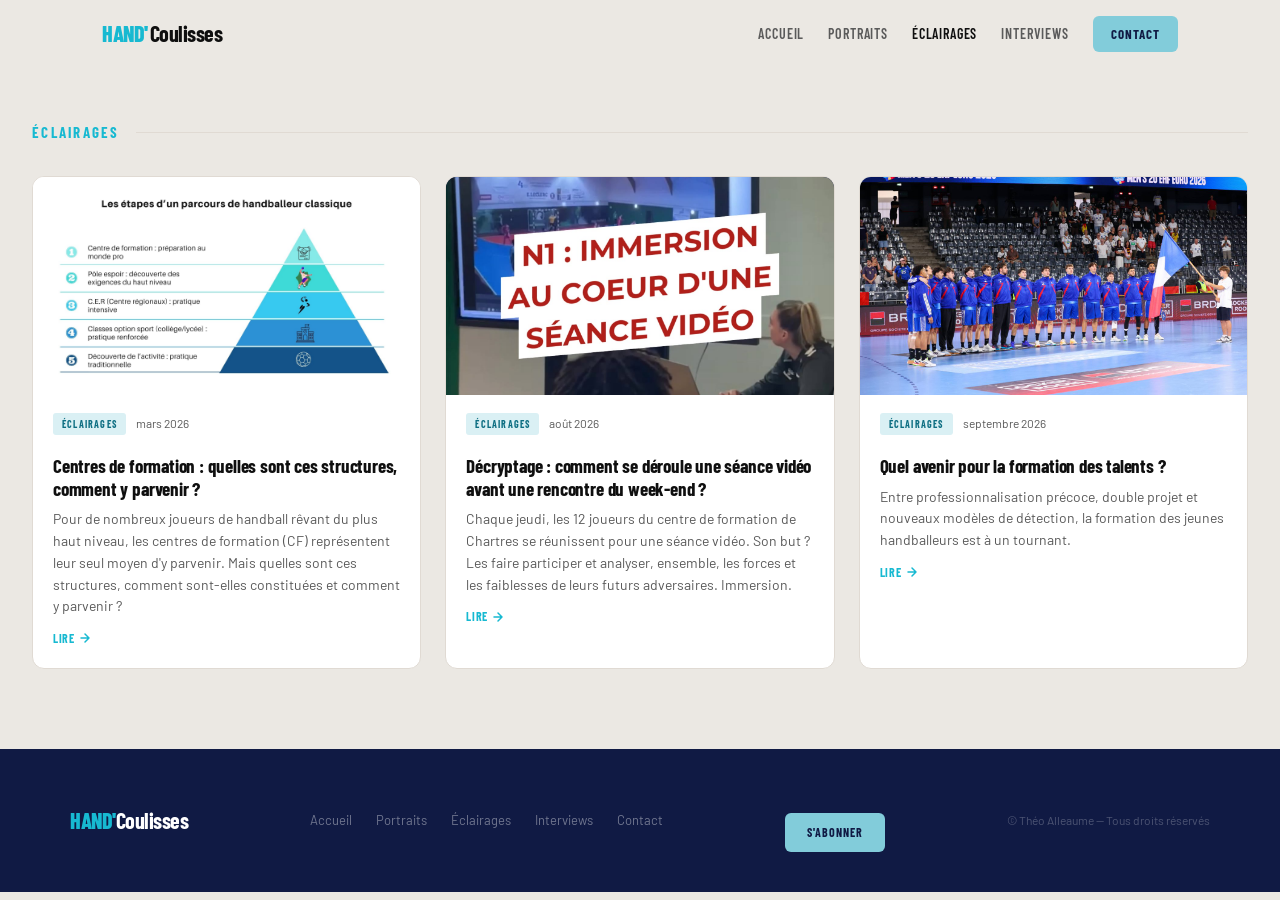
<file: eclairages.html>
<!DOCTYPE html>
<html lang="fr">
<head>
  <meta charset="UTF-8">
  <meta name="viewport" content="width=device-width, initial-scale=1.0">
  <title>Éclairages — Hand'Coulisses</title>
  <meta name="description" content="Analyses et éclairages sur le handball de formation, les parcours sportifs et l'actualité du CCMHB.">

  <meta property="og:title" content="Éclairages — Hand'Coulisses">
  <meta property="og:description" content="Analyses et éclairages sur le handball de formation.">
  <meta property="og:type" content="website">

  <link rel="preconnect" href="https://fonts.googleapis.com">
  <link rel="preconnect" href="https://fonts.gstatic.com" crossorigin>
  <link href="https://fonts.googleapis.com/css2?family=Barlow+Condensed:ital,wght@0,400;0,600;0,700;0,800;1,700&family=Barlow:wght@400;500&family=DM+Serif+Display:ital@0;1&display=swap" rel="stylesheet">

  <link rel="stylesheet" href="assets/css/style.css">

  <script src="assets/js/datalayer.js"></script>

  <script>
    (function(w,d,s,l,i){w[l]=w[l]||[];w[l].push({'gtm.start':
    new Date().getTime(),event:'gtm.js'});var f=d.getElementsByTagName(s)[0],
    j=d.createElement(s),dl=l!='dataLayer'?'&l='+l:'';j.async=true;j.src=
    'https://www.googletagmanager.com/gtm.js?id='+i+dl;f.parentNode.insertBefore(j,f);
    })(window,document,'script','dataLayer','GTM-XXXXXXX');
  </script>
</head>
<body>

  <noscript>
    <iframe src="https://www.googletagmanager.com/ns.html?id=GTM-XXXXXXX"
    height="0" width="0" style="display:none;visibility:hidden"></iframe>
  </noscript>

  <header class="header" id="header">
    <div class="header-inner">
      <a href="index.html" class="logo">
        <span class="logo-hand">HAND'</span><span class="logo-theo">Coulisses</span>
      </a>
      <nav class="nav-links">
        <a href="index.html" class="nav-link">Accueil</a>
        <a href="portraits.html" class="nav-link">Portraits</a>
        <a href="eclairages.html" class="nav-link active">Éclairages</a>
        <a href="interviews.html" class="nav-link">Interviews</a>
        <a href="contact.html" class="nav-cta">Contact</a>
      </nav>
      <button class="burger" id="burger" aria-label="Menu">
        <span></span><span></span><span></span>
      </button>
    </div>
  </header>

  <div class="nav-overlay" id="navOverlay">
    <button class="nav-overlay-close" id="navOverlayClose">&times;</button>
    <a href="index.html" class="nav-link">Accueil</a>
    <a href="portraits.html" class="nav-link">Portraits</a>
    <a href="eclairages.html" class="nav-link active">Éclairages</a>
    <a href="interviews.html" class="nav-link">Interviews</a>
    <a href="contact.html" class="nav-cta">Contact</a>
  </div>

  <!-- ── PAGE CATÉGORIE ── -->
  <section class="category-page">
    <div class="container">
      <div class="section-header reveal">
        <span class="section-tag">Éclairages</span>
        <div class="section-line"></div>
      </div>

      <div class="category-grid">

        <article class="article-card reveal" data-delay="0">
          <a href="centre-formation-eclairage.html" class="card-img-link">
            <div class="card-img">
              <img src="assets/images/Presentation-CF.jpg" alt="Centres de formation">
            </div>
          </a>
          <div class="card-body">
            <div class="article-meta">
              <span class="tag tag--éclairages">Éclairages</span>
              <span class="meta-date">mars 2026</span>
            </div>
            <h3 class="card-title"><a href="centre-formation-eclairage.html">Centres de formation : quelles sont ces structures, comment y parvenir ?</a></h3>
            <p class="card-excerpt">Pour de nombreux joueurs de handball rêvant du plus haut niveau, les centres de formation (CF) représentent leur seul moyen d'y parvenir. Mais quelles sont ces structures, comment sont-elles constituées et comment y parvenir ?</p>
            <a href="centre-formation-eclairage.html" class="card-link">Lire <svg width="12" height="12" viewBox="0 0 12 12" fill="none"><path d="M2 6h8M6 2l4 4-4 4" stroke="currentColor" stroke-width="1.5" stroke-linecap="round" stroke-linejoin="round"/></svg></a>
          </div>
        </article>

        <article class="article-card reveal" data-delay="1">
          <a href="seance-video-eclairage.html" class="card-img-link">
            <div class="card-img card-img--video">
              <img src="assets/images/seance-video-poster.jpg" alt="Séance vidéo Chartres">
            </div>
          </a>
          <div class="card-body">
            <div class="article-meta">
              <span class="tag tag--éclairages">Éclairages</span>
              <span class="meta-date">août 2026</span>
            </div>
            <h3 class="card-title"><a href="seance-video-eclairage.html">Décryptage : comment se déroule une séance vidéo avant une rencontre du week-end ?</a></h3>
            <p class="card-excerpt">Chaque jeudi, les 12 joueurs du centre de formation de Chartres se réunissent pour une séance vidéo. Son but ? Les faire participer et analyser, ensemble, les forces et les faiblesses de leurs futurs adversaires. Immersion.</p>
            <a href="seance-video-eclairage.html" class="card-link">Lire <svg width="12" height="12" viewBox="0 0 12 12" fill="none"><path d="M2 6h8M6 2l4 4-4 4" stroke="currentColor" stroke-width="1.5" stroke-linecap="round" stroke-linejoin="round"/></svg></a>
          </div>
        </article>

        <article class="article-card reveal" data-delay="2">
          <a href="avenir-formation-talents-eclairage.html" class="card-img-link">
            <div class="card-img">
              <img src="assets/images/image_quelavpourlescfs.jpg" alt="Formation des talents">
            </div>
          </a>
          <div class="card-body">
            <div class="article-meta">
              <span class="tag tag--éclairages">Éclairages</span>
              <span class="meta-date">septembre 2026</span>
            </div>
            <h3 class="card-title"><a href="avenir-formation-talents-eclairage.html">Quel avenir pour la formation des talents ?</a></h3>
            <p class="card-excerpt">Entre professionnalisation précoce, double projet et nouveaux modèles de détection, la formation des jeunes handballeurs est à un tournant.</p>
            <a href="avenir-formation-talents-eclairage.html" class="card-link">Lire <svg width="12" height="12" viewBox="0 0 12 12" fill="none"><path d="M2 6h8M6 2l4 4-4 4" stroke="currentColor" stroke-width="1.5" stroke-linecap="round" stroke-linejoin="round"/></svg></a>
          </div>
        </article>

      </div>

    </div>
  </section>

  <footer class="footer">
    <div class="footer-inner">
      <div class="footer-logo">
        <span class="logo-hand">HAND'</span><span class="logo-theo">Coulisses</span>
      </div>
      <nav class="footer-nav">
        <a href="index.html">Accueil</a>
        <a href="portraits.html">Portraits</a>
        <a href="eclairages.html">Éclairages</a>
        <a href="interviews.html">Interviews</a>
        <a href="contact.html">Contact</a>
      </nav>
      <a href="contact.html" class="footer-cta">S'abonner</a>
      <p class="footer-copy">© Théo Alleaume — Tous droits réservés</p>
    </div>
  </footer>

  <script src="assets/js/main.js"></script>

  <script>
    dataLayer.push({
      page_type: "category",
      content_type: "eclairages",
      sport: "handball"
    });
  </script>

</body>
</html>
</file>
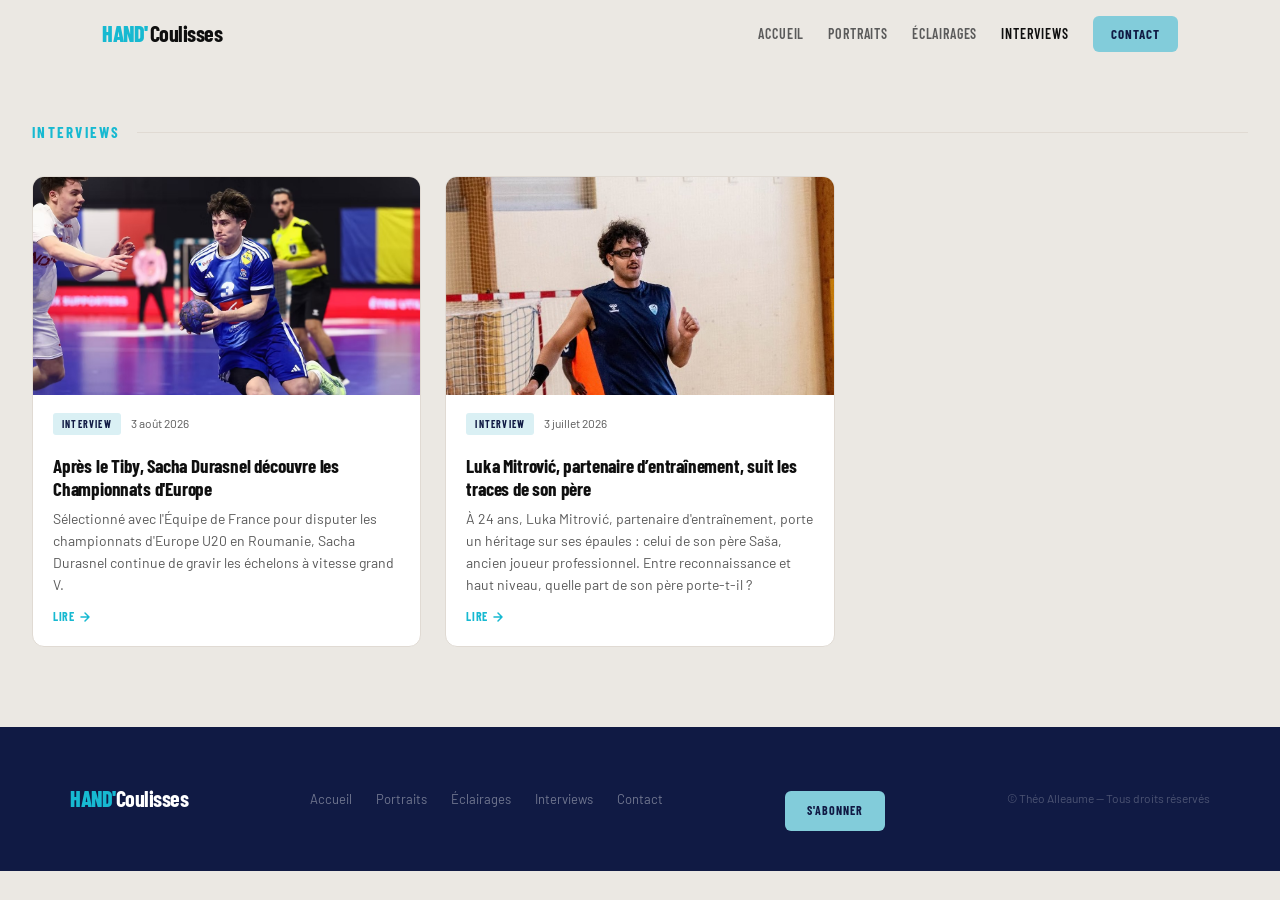
<file: interviews.html>
<!DOCTYPE html>
<html lang="fr">
<head>
  <meta charset="UTF-8">
  <meta name="viewport" content="width=device-width, initial-scale=1.0">
  <title>Interviews — Hand'Coulisses</title>
  <meta name="description" content="Les interviews des acteurs du handball : joueurs, entraîneurs et dirigeants du CCMHB.">

  <meta property="og:title" content="Interviews — Hand'Coulisses">
  <meta property="og:description" content="Les interviews des acteurs du handball.">
  <meta property="og:type" content="website">

  <link rel="preconnect" href="https://fonts.googleapis.com">
  <link rel="preconnect" href="https://fonts.gstatic.com" crossorigin>
  <link href="https://fonts.googleapis.com/css2?family=Barlow+Condensed:ital,wght@0,400;0,600;0,700;0,800;1,700&family=Barlow:wght@400;500&family=DM+Serif+Display:ital@0;1&display=swap" rel="stylesheet">

  <link rel="stylesheet" href="assets/css/style.css">

  <script src="assets/js/datalayer.js"></script>

  <script>
    (function(w,d,s,l,i){w[l]=w[l]||[];w[l].push({'gtm.start':
    new Date().getTime(),event:'gtm.js'});var f=d.getElementsByTagName(s)[0],
    j=d.createElement(s),dl=l!='dataLayer'?'&l='+l:'';j.async=true;j.src=
    'https://www.googletagmanager.com/gtm.js?id='+i+dl;f.parentNode.insertBefore(j,f);
    })(window,document,'script','dataLayer','GTM-XXXXXXX');
  </script>
</head>
<body>

  <noscript>
    <iframe src="https://www.googletagmanager.com/ns.html?id=GTM-XXXXXXX"
    height="0" width="0" style="display:none;visibility:hidden"></iframe>
  </noscript>

  <header class="header" id="header">
    <div class="header-inner">
      <a href="index.html" class="logo">
        <span class="logo-hand">HAND'</span><span class="logo-theo">Coulisses</span>
      </a>
      <nav class="nav-links">
        <a href="index.html" class="nav-link">Accueil</a>
        <a href="portraits.html" class="nav-link">Portraits</a>
        <a href="eclairages.html" class="nav-link">Éclairages</a>
        <a href="interviews.html" class="nav-link active">Interviews</a>
        <a href="contact.html" class="nav-cta">Contact</a>
      </nav>
      <button class="burger" id="burger" aria-label="Menu">
        <span></span><span></span><span></span>
      </button>
    </div>
  </header>

  <div class="nav-overlay" id="navOverlay">
    <button class="nav-overlay-close" id="navOverlayClose">&times;</button>
    <a href="index.html" class="nav-link">Accueil</a>
    <a href="portraits.html" class="nav-link">Portraits</a>
    <a href="eclairages.html" class="nav-link">Éclairages</a>
    <a href="interviews.html" class="nav-link active">Interviews</a>
    <a href="contact.html" class="nav-cta">Contact</a>
  </div>

  <!-- ── PAGE CATÉGORIE ── -->
  <section class="category-page">
    <div class="container">
      <div class="section-header reveal">
        <span class="section-tag">Interviews</span>
        <div class="section-line"></div>
      </div>

      <div class="category-grid">

        <article class="article-card reveal" data-delay="0">
          <a href="durasnel-euro-interviews.html" class="card-img-link">
            <div class="card-img">
              <img src="assets/images/Sacha-Durasnel-EDF.jpeg" alt="Sacha Durasnel">
            </div>
          </a>
          <div class="card-body">
            <div class="article-meta">
              <span class="tag tag--interview">Interview</span>
              <span class="meta-date">3 août 2026</span>
            </div>
            <h3 class="card-title"><a href="durasnel-euro-interviews.html">Après le Tiby, Sacha Durasnel découvre les Championnats d'Europe</a></h3>
            <p class="card-excerpt">Sélectionné avec l'Équipe de France pour disputer les championnats d'Europe U20 en Roumanie, Sacha Durasnel continue de gravir les échelons à vitesse grand V.</p>
            <a href="durasnel-euro-interviews.html" class="card-link">Lire <svg width="12" height="12" viewBox="0 0 12 12" fill="none"><path d="M2 6h8M6 2l4 4-4 4" stroke="currentColor" stroke-width="1.5" stroke-linecap="round" stroke-linejoin="round"/></svg></a>
          </div>
        </article>

        <article class="article-card reveal" data-delay="1">
          <a href="luka-mitrovic-interview.html" class="card-img-link">
            <div class="card-img img-pos-top">
              <img src="assets/images/Luka-Mitrovic-CCMHB.jpeg" alt="Luka Mitrović">
            </div>
          </a>
          <div class="card-body">
            <div class="article-meta">
              <span class="tag tag--interview">Interview</span>
              <span class="meta-date">3 juillet 2026</span>
            </div>
            <h3 class="card-title"><a href="luka-mitrovic-interview.html">Luka Mitrović, partenaire d’entraînement, suit les traces de son père</a></h3>
            <p class="card-excerpt">À 24 ans, Luka Mitrović, partenaire d'entraînement, porte un héritage sur ses épaules : celui de son père Saša, ancien joueur professionnel. Entre reconnaissance et haut niveau, quelle part de son père porte-t-il ?</p>
            <a href="luka-mitrovic-interview.html" class="card-link">Lire <svg width="12" height="12" viewBox="0 0 12 12" fill="none"><path d="M2 6h8M6 2l4 4-4 4" stroke="currentColor" stroke-width="1.5" stroke-linecap="round" stroke-linejoin="round"/></svg></a>
          </div>
        </article>

      </div>

    </div>
  </section>

  <footer class="footer">
    <div class="footer-inner">
      <div class="footer-logo">
        <span class="logo-hand">HAND'</span><span class="logo-theo">Coulisses</span>
      </div>
      <nav class="footer-nav">
        <a href="index.html">Accueil</a>
        <a href="portraits.html">Portraits</a>
        <a href="eclairages.html">Éclairages</a>
        <a href="interviews.html">Interviews</a>
        <a href="contact.html">Contact</a>
      </nav>
      <a href="contact.html" class="footer-cta">S'abonner</a>
      <p class="footer-copy">© Théo Alleaume — Tous droits réservés</p>
    </div>
  </footer>

  <script src="assets/js/main.js"></script>

  <script>
    dataLayer.push({
      page_type: "category",
      content_type: "interviews",
      sport: "handball"
    });
  </script>

</body>
</html>
</file>
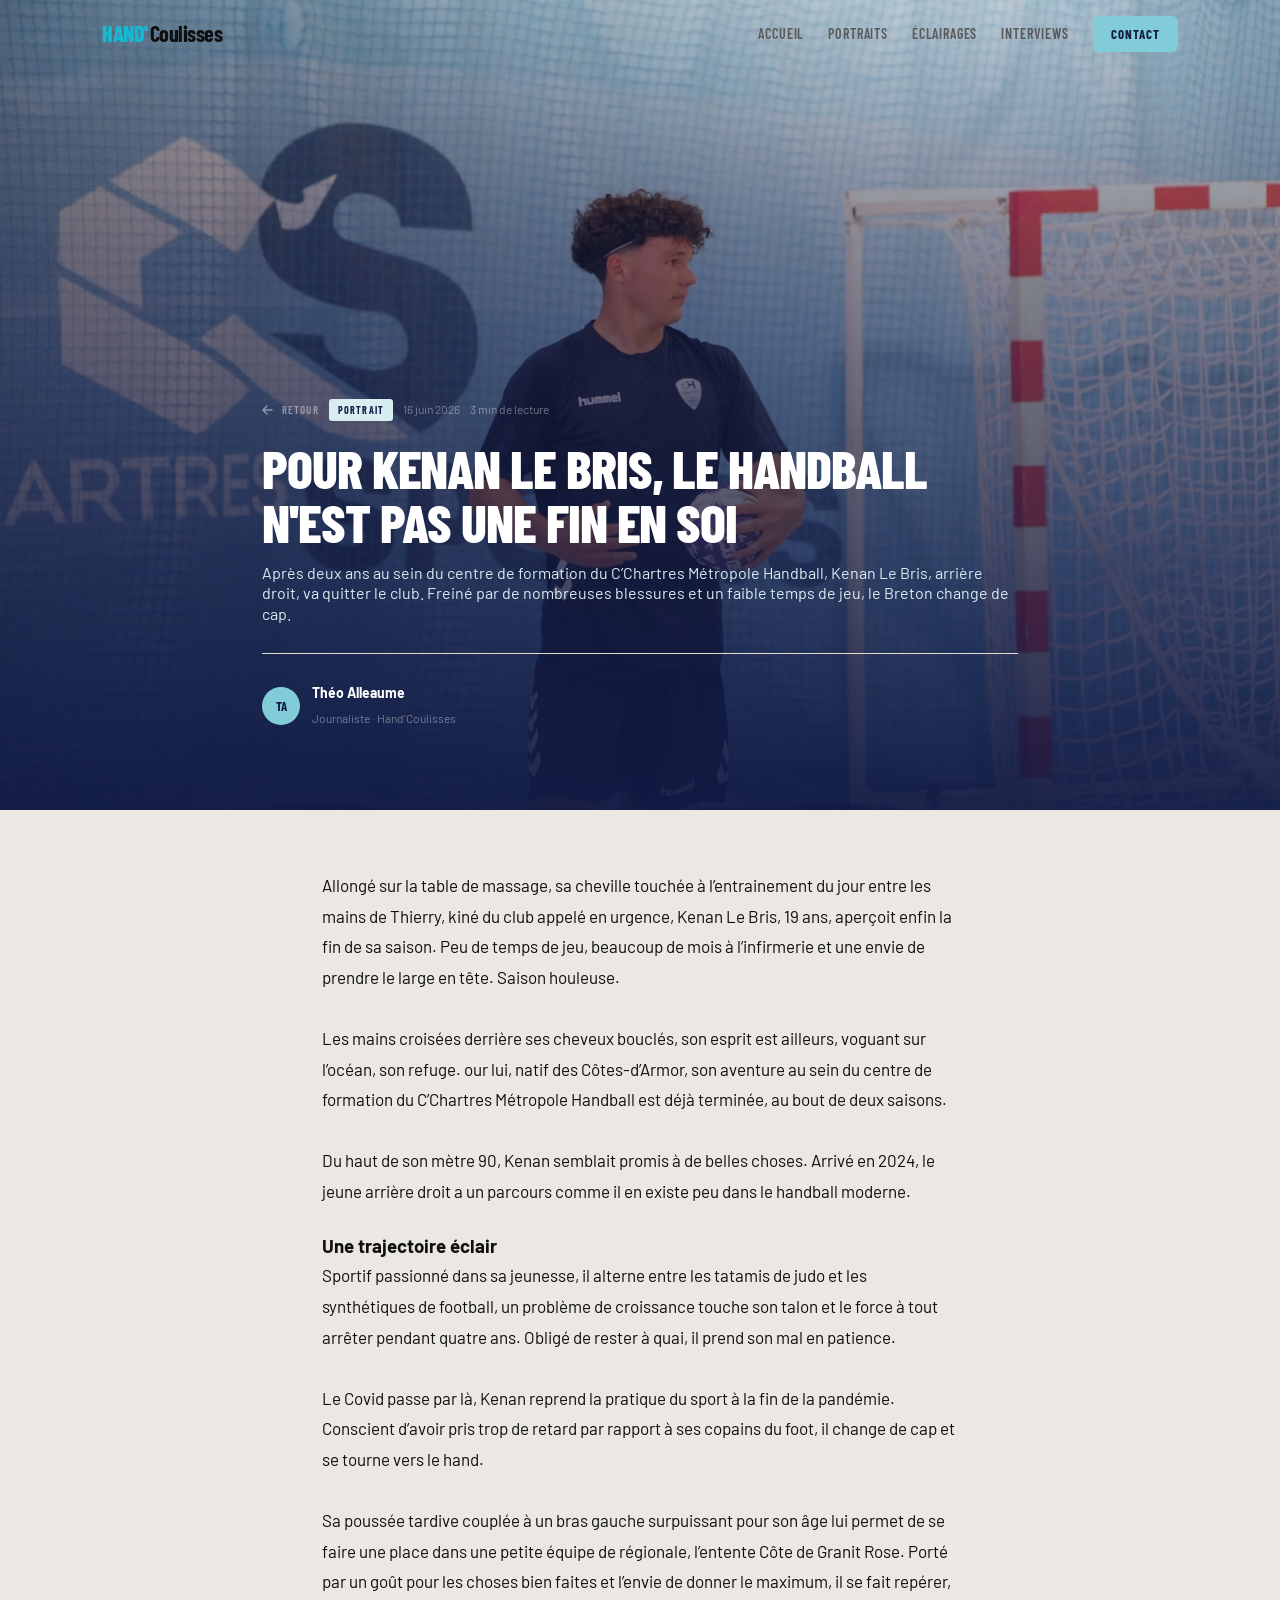
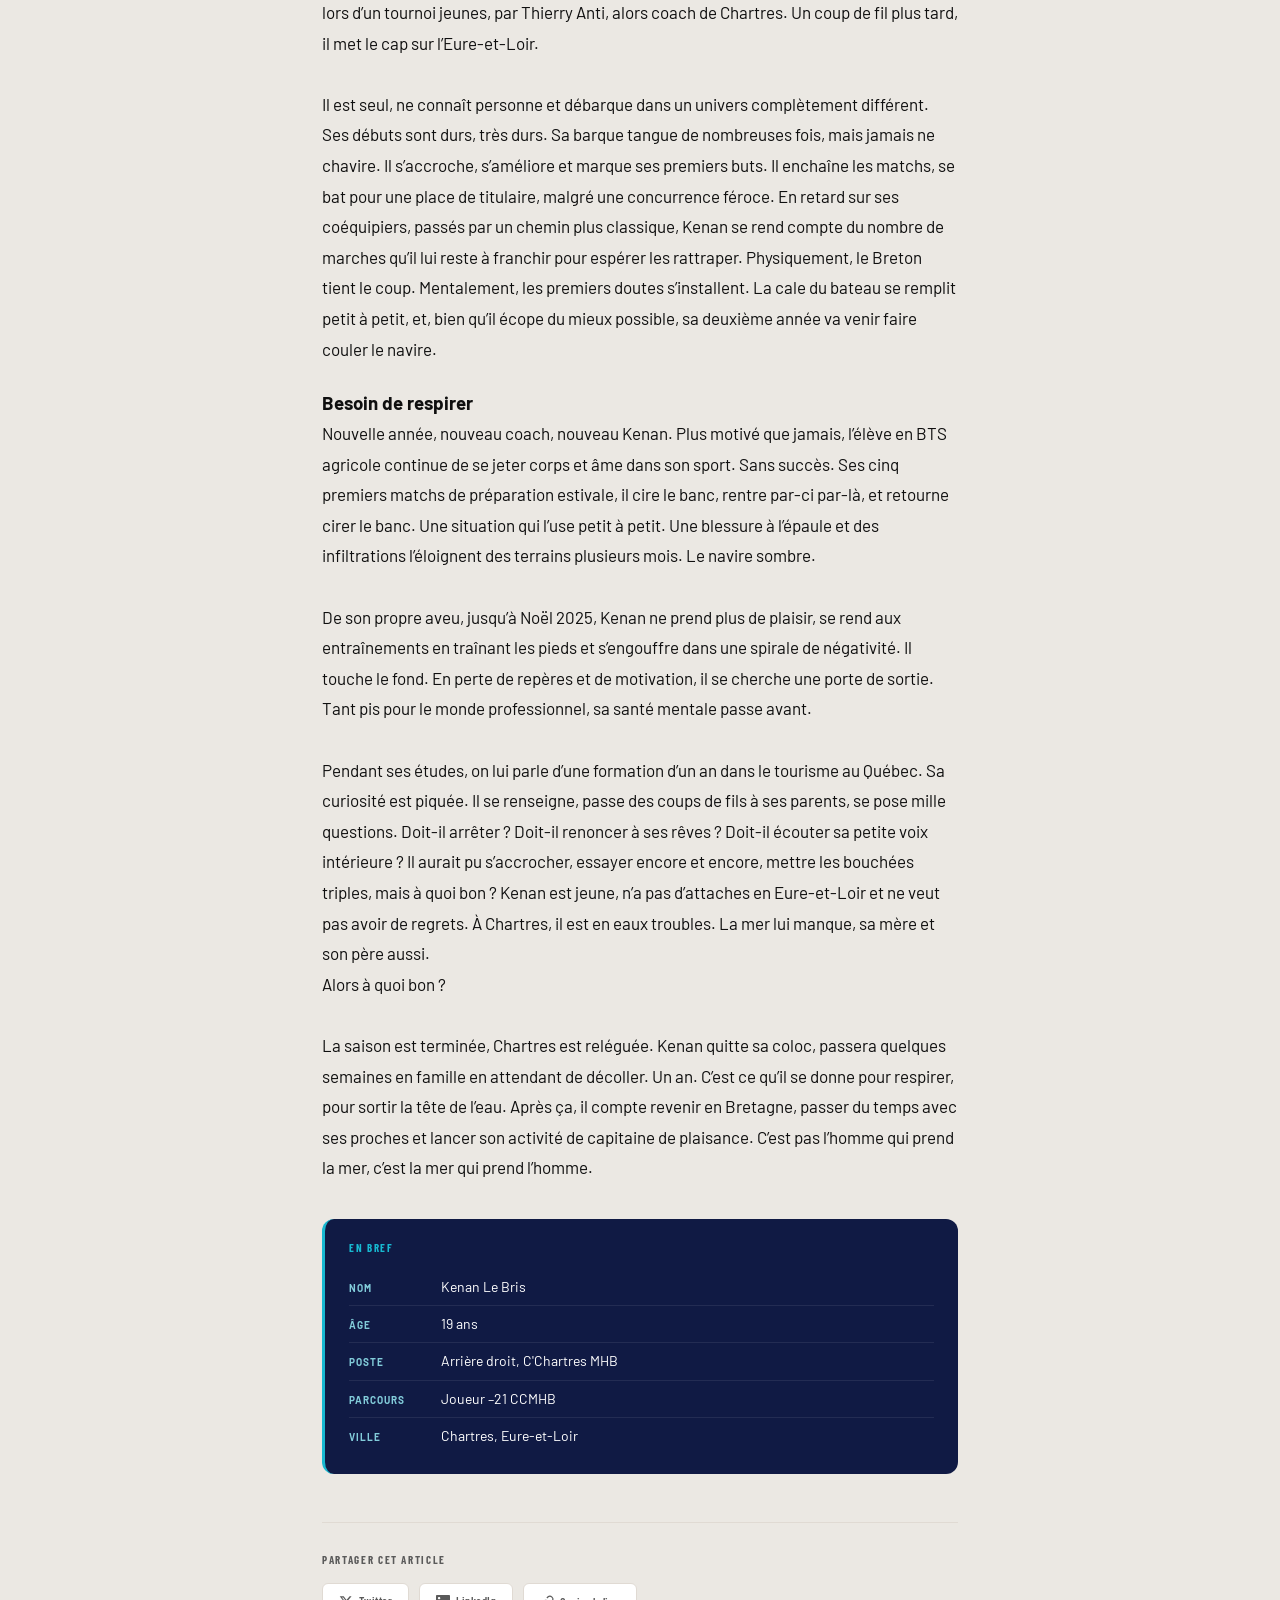
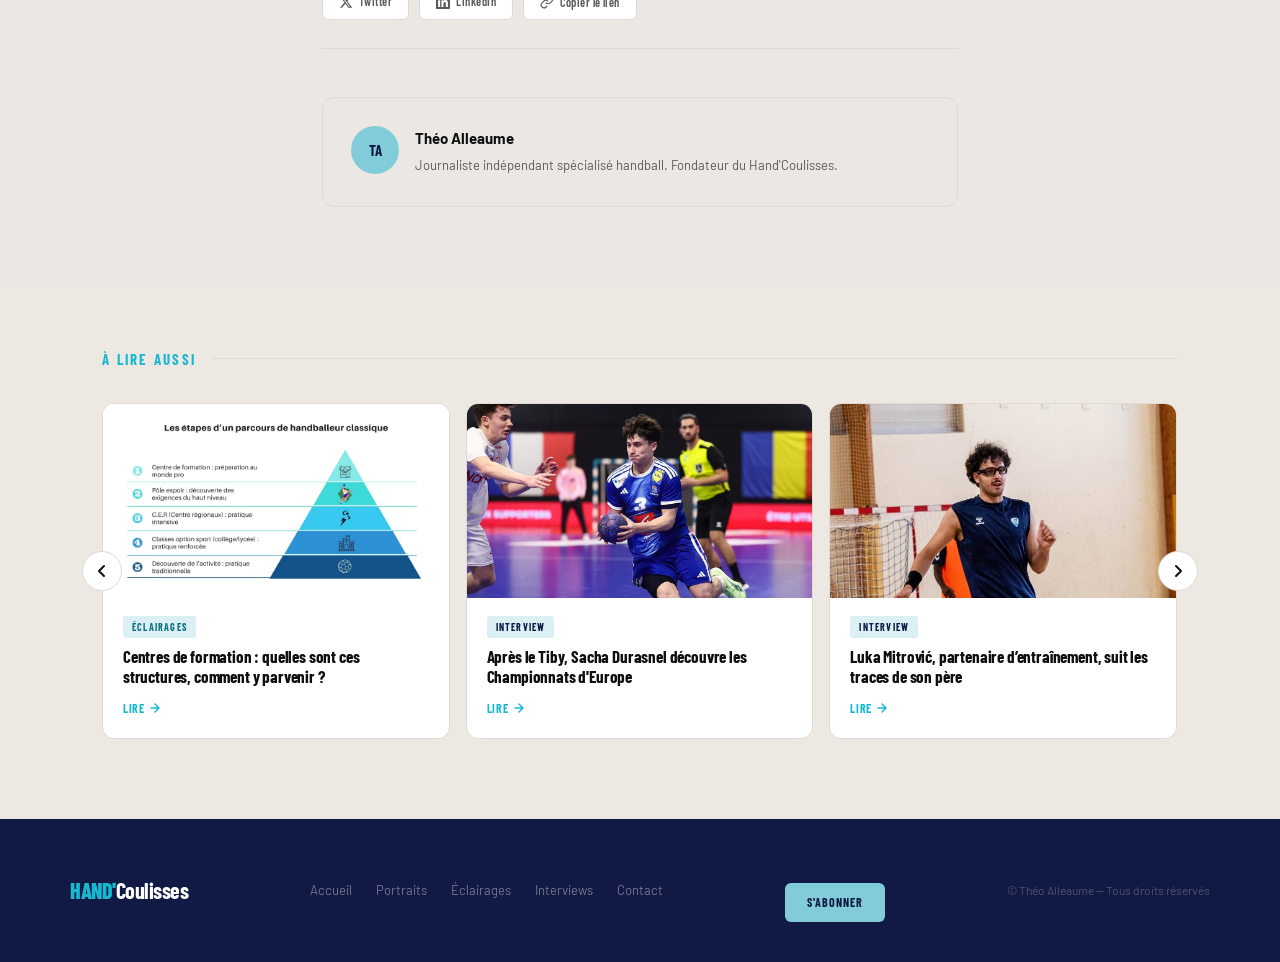
<file: kenan-le-bris-portrait.html>
<!DOCTYPE html>
<html lang="fr">
<head>
  <meta charset="UTF-8">
  <meta name="viewport" content="width=device-width, initial-scale=1.0">
  <title>Kenan Le Bris — Hand'Coulisses</title>
  <meta name="description" content="Après deux ans au sein du centre de formation du CCMHB, Kenan Le Bris, arrière droit, va quitter le club. Freiné par de nombreuses blessures et un faible temps de jeu, le Breton change de cap.">

  <meta property="og:title" content="Pour Kenan Le Bris, le handball n'est pas une fin en soi">
  <meta property="og:description" content="Kenan Le Bris, 19 ans, arrière droit du centre de formation du C'Chartres Métropole Handball, va quitter le club. Freiné par de nombreuses blessures et un faible temps de jeu, le Breton change de cap. ">
  <meta property="og:type" content="article">
  <meta property="og:image" content="https://handcoulisses.fr/assets/images/KenanLeBris-CCMHB.avif">

  <link rel="preconnect" href="https://fonts.googleapis.com">
  <link rel="preconnect" href="https://fonts.gstatic.com" crossorigin>
  <link href="https://fonts.googleapis.com/css2?family=Barlow+Condensed:ital,wght@0,400;0,600;0,700;0,800;1,700&family=Barlow:wght@400;500&family=DM+Serif+Display:ital@0;1&display=swap" rel="stylesheet">

  <link rel="stylesheet" href="assets/css/style.css">

  <script src="assets/js/datalayer.js"></script>

  <script>
    (function(w,d,s,l,i){w[l]=w[l]||[];w[l].push({'gtm.start':
    new Date().getTime(),event:'gtm.js'});var f=d.getElementsByTagName(s)[0],
    j=d.createElement(s),dl=l!='dataLayer'?'&l='+l:'';j.async=true;j.src=
    'https://www.googletagmanager.com/gtm.js?id='+i+dl;f.parentNode.insertBefore(j,f);
    })(window,document,'script','dataLayer','GTM-XXXXXXX');
  </script>
</head>
<body class="article-page">

  <noscript>
    <iframe src="https://www.googletagmanager.com/ns.html?id=GTM-XXXXXXX"
    height="0" width="0" style="display:none;visibility:hidden"></iframe>
  </noscript>

  <header class="header" id="header">
    <div class="header-inner">
      <a href="index.html" class="logo">
        <span class="logo-hand">HAND'</span><span class="logo-theo">Coulisses</span>
      </a>
      <nav class="nav-links">
        <a href="index.html" class="nav-link">Accueil</a>
        <a href="portraits.html" class="nav-link">Portraits</a>
        <a href="eclairages.html" class="nav-link">Éclairages</a>
        <a href="interviews.html" class="nav-link">Interviews</a>
        <a href="contact.html" class="nav-cta">Contact</a>
      </nav>
      <button class="burger" id="burger" aria-label="Menu">
        <span></span><span></span><span></span>
      </button>
    </div>
    <div class="reading-bar" id="readingBar"></div>
  </header>

  <div class="nav-overlay" id="navOverlay">
    <button class="nav-overlay-close" id="navOverlayClose">&times;</button>
    <a href="index.html" class="nav-link">Accueil</a>
    <a href="portraits.html" class="nav-link">Portraits</a>
    <a href="eclairages.html" class="nav-link">Éclairages</a>
    <a href="interviews.html" class="nav-link">Interviews</a>
    <a href="contact.html" class="nav-cta">Contact</a>
  </div>

  <!-- ── HERO ARTICLE ── -->
  <div class="article-hero">
    <div class="article-hero-img">
      <div class="article-hero-placeholder" aria-hidden="true">
        <svg width="64" height="64" viewBox="0 0 64 64" fill="none"><circle cx="32" cy="32" r="24" stroke="currentColor" stroke-width="1.5"/><path d="M20 32 L32 20 L44 32 L32 44 Z" stroke="currentColor" stroke-width="1.5" fill="none"/><circle cx="32" cy="32" r="4" fill="currentColor"/></svg>
        <span><img src="assets/images/KenanLeBris-CCMHB.avif" alt="KenanLeBris-CCMHB"></span>
      </div>
      <div class="article-hero-overlay"></div>
    </div>
    <div class="article-hero-content fade-in">
      <div class="article-meta article-meta--hero">
        <a href="index.html" class="back-link">
          <svg width="14" height="14" viewBox="0 0 14 14" fill="none"><path d="M10 7H2M5 3L1 7l4 4" stroke="currentColor" stroke-width="1.6" stroke-linecap="round" stroke-linejoin="round"/></svg>
          Retour
        </a>
        <span class="tag tag--portrait">Portrait</span>
        <span class="meta-date">16 juin 2026</span>
        <span class="meta-read">3 min de lecture</span>
      </div>
      <h1 class="article-hero-title fade-in delay-1">
       Pour Kenan Le Bris, le handball n'est pas une fin en soi
      </h1>
      <p class="article-intro fade-in delay-2">
        Après deux ans au sein du centre de formation du C’Chartres Métropole Handball, Kenan Le Bris, arrière droit, 
        va quitter le club. Freiné par de nombreuses blessures et un faible temps de jeu, le Breton change de cap. 
      </p>
      <div class="article-hero-author fade-in delay-3">
        <div class="author-avatar">TA</div>
        <div>
          <strong>Théo Alleaume</strong>
          <span>Journaliste · Hand'Coulisses</span>
        </div>
      </div>
    </div>
  </div>

  <!-- ── CORPS DE L'ARTICLE ── -->
  <main class="article-body" id="articleBody">
    <div class="article-container">
      <p class="reveal">
        Allongé sur la table de massage, sa cheville touchée à l’entrainement du jour entre les mains de Thierry, kiné du club appelé en urgence, 
        Kenan Le Bris, 19 ans, aperçoit enfin la fin de sa saison. Peu de temps de jeu, beaucoup de mois à l’infirmerie et une envie de prendre 
        le large en tête. Saison houleuse.
        <br><br>
        Les mains croisées derrière ses cheveux bouclés, son esprit est ailleurs, voguant sur l’océan, son refuge. 
        our lui, natif des Côtes-d’Armor, son aventure au sein du centre de formation du C’Chartres Métropole Handball est déjà terminée, 
        au bout de deux saisons.  
        <br><br>
        Du haut de son mètre 90, Kenan semblait promis à de belles choses. Arrivé en 2024, le jeune arrière droit a un parcours 
        comme il en existe peu dans le handball moderne.  
      </p>

      <h3 class="reveal">Une trajectoire éclair</h3>

      <p class="reveal">
       Sportif passionné dans sa jeunesse, il alterne entre les tatamis de judo et les synthétiques de football, un problème de croissance touche son talon 
       et le force à tout arrêter pendant quatre ans. Obligé de rester à quai, il prend son mal en patience.  
        <br><br>
        Le Covid passe par là, Kenan reprend la pratique du sport à la fin de la pandémie. 
        Conscient d’avoir pris trop de retard par rapport à ses copains du foot, il change de cap et se tourne vers le hand.  
        <br><br>
        Sa poussée tardive couplée à un bras gauche surpuissant pour son âge lui permet de se faire une place dans une petite équipe de régionale, 
        l’entente Côte de Granit Rose. Porté par un goût pour les choses bien faites et l’envie de donner le maximum, il se fait repérer, 
        lors d’un tournoi jeunes, par Thierry Anti, alors coach de Chartres. Un coup de fil plus tard, il met le cap sur l’Eure-et-Loir. 
        <br><br>
        Il est seul, ne connaît personne et débarque dans un univers complètement différent. Ses débuts sont durs, très durs. 
        Sa barque tangue de nombreuses fois, mais jamais ne chavire. Il s’accroche, s’améliore et marque ses premiers buts. 
        Il enchaîne les matchs, se bat pour une place de titulaire, malgré une concurrence féroce. En retard sur ses coéquipiers, 
        passés par un chemin plus classique, Kenan se rend compte du nombre de marches qu’il lui reste à franchir pour espérer les rattraper. 
        Physiquement, le Breton tient le coup. Mentalement, les premiers doutes s’installent. La cale du bateau se remplit petit à petit, et, 
        bien qu’il écope du mieux possible, sa deuxième année va venir faire couler le navire.  
      </p>

      <h3 class="reveal">Besoin de respirer</h3>

      <p class="reveal">
        Nouvelle année, nouveau coach, nouveau Kenan. Plus motivé que jamais, l’élève en BTS agricole continue de se jeter corps et âme dans son sport. 
        Sans succès. Ses cinq premiers matchs de préparation estivale, il cire le banc, rentre par-ci par-là, et retourne cirer le banc. 
        Une situation qui l’use petit à petit. Une blessure à l’épaule et des infiltrations l’éloignent des terrains plusieurs mois. Le navire sombre.  
        <br><br>
        De son propre aveu, jusqu’à Noël 2025, Kenan ne prend plus de plaisir, se rend aux entraînements en traînant les pieds et s’engouffre 
        dans une spirale de négativité. Il touche le fond. En perte de repères et de motivation, il se cherche une porte de sortie. 
        Tant pis pour le monde professionnel, sa santé mentale passe avant. 
        <br><br>
        Pendant ses études, on lui parle d’une formation d’un an dans le tourisme au Québec. Sa curiosité est piquée. 
        Il se renseigne, passe des coups de fils à ses parents, se pose mille questions. Doit-il arrêter ? Doit-il renoncer à ses rêves ? 
        Doit-il écouter sa petite voix intérieure ? Il aurait pu s’accrocher, essayer encore et encore, mettre les bouchées triples, 
        mais à quoi bon ? Kenan est jeune, n’a pas d’attaches en Eure-et-Loir et ne veut pas avoir de regrets. À Chartres, il est en eaux troubles. La mer lui manque, sa mère et son père aussi. 
        <br>
        Alors à quoi bon ? 
        <br><br>
        La saison est terminée, Chartres est reléguée. Kenan quitte sa coloc, passera quelques semaines en famille en attendant de décoller.  Un an. 
        C’est ce qu’il se donne pour respirer, pour sortir la tête de l’eau. Après ça, il compte revenir en Bretagne, passer du temps avec ses proches 
        et lancer son activité de capitaine de plaisance. C’est pas l’homme qui prend la mer, c’est la mer qui prend l’homme.
      </p>

      <div class="article-factbox reveal">
        <div class="factbox-title">En bref</div>
        <ul>
          <li><strong>Nom</strong> Kenan Le Bris</li>
          <li><strong>Âge</strong> 19 ans</li>
          <li><strong>Poste</strong> Arrière droit, C'Chartres MHB</li>
          <li><strong>Parcours</strong> Joueur –21 CCMHB</li>
          <li><strong>Ville</strong> Chartres, Eure-et-Loir</li>
        </ul>
      </div>

      <!-- Partage social -->
      <div class="share-section reveal">
        <div class="share-label">Partager cet article</div>
        <div class="share-buttons">
          <a href="https://twitter.com/intent/tweet?text=Concilier%20ambitions%2C%20projet%20sportif%20et%20%C3%A9tudes%20sup%C3%A9rieures%20%3A%20le%20casse-t%C3%AAte%20de%20Sacha%20Durasnel&url=https://handcoulisses.fr/sacha-durasnel-portrait.html" target="_blank" rel="noopener" class="share-btn">
            <svg width="14" height="14" viewBox="0 0 24 24" fill="currentColor"><path d="M18.244 2.25h3.308l-7.227 8.26 8.502 11.24H16.17l-5.214-6.817L4.99 21.75H1.68l7.73-8.835L1.254 2.25H8.08l4.713 6.231zm-1.161 17.52h1.833L7.084 4.126H5.117z"/></svg>
            Twitter
          </a>
          <a href="https://www.linkedin.com/sharing/share-offsite/?url=https://handcoulisses.fr/sacha-durasnel-portrait.html" target="_blank" rel="noopener" class="share-btn">
            <svg width="14" height="14" viewBox="0 0 24 24" fill="currentColor"><path d="M20.447 20.452h-3.554v-5.569c0-1.328-.027-3.037-1.852-3.037-1.853 0-2.136 1.445-2.136 2.939v5.667H9.351V9h3.414v1.561h.046c.477-.9 1.637-1.85 3.37-1.85 3.601 0 4.267 2.37 4.267 5.455v6.286zM5.337 7.433c-1.144 0-2.063-.926-2.063-2.065 0-1.138.92-2.063 2.063-2.063 1.14 0 2.064.925 2.064 2.063 0 1.139-.925 2.065-2.064 2.065zm1.782 13.019H3.555V9h3.564v11.452zM22.225 0H1.771C.792 0 0 .774 0 1.729v20.542C0 23.227.792 24 1.771 24h20.451C23.2 24 24 23.227 24 22.271V1.729C24 .774 23.2 0 22.222 0h.003z"/></svg>
            LinkedIn
          </a>
          <button class="share-btn" onclick="navigator.clipboard.writeText('https://handcoulisses.fr/sacha-durasnel-portrait.html').then(()=>{this.innerHTML='Copié !';setTimeout(()=>{this.innerHTML='Copier le lien'},2000)})">
            <svg width="14" height="14" viewBox="0 0 24 24" fill="none" stroke="currentColor" stroke-width="2"><path d="M10 13a5 5 0 0 0 7.54.54l3-3a5 5 0 0 0-7.07-7.07l-1.72 1.71"/><path d="M14 11a5 5 0 0 0-7.54-.54l-3 3a5 5 0 0 0 7.07 7.07l1.71-1.71"/></svg>
            Copier le lien
          </button>
        </div>
      </div>

      <!-- Auteur -->
      <div class="article-author-block reveal">
        <div class="author-avatar author-avatar--lg">TA</div>
        <div>
          <strong>Théo Alleaume</strong>
          <p>Journaliste indépendant spécialisé handball. Fondateur du Hand'Coulisses.</p>
        </div>
      </div>

    </div>
  </main>

  <!-- ── ARTICLES LIÉS ── -->
  <section class="section-related">
    <div class="container">
      <div class="section-header reveal">
        <span class="section-tag">À lire aussi</span>
        <div class="section-line"></div>
      </div>
      <div class="carousel">
        <button class="carousel-arrow carousel-arrow--prev" aria-label="Précédent">
          <svg width="16" height="16" viewBox="0 0 16 16" fill="none"><path d="M10 3l-5 5 5 5" stroke="currentColor" stroke-width="2" stroke-linecap="round" stroke-linejoin="round"/></svg>
        </button>
        <div class="carousel-track">
          <article class="article-card reveal" data-delay="0">
            <a href="centre-formation-eclairage.html" class="card-img-link">
              <div class="card-img"><img src="assets/images/Presentation-CF.jpg" alt="Centres de formation"></div>
            </a>
            <div class="card-body">
              <span class="tag tag--éclairages">Éclairages</span>
              <h3 class="card-title"><a href="centre-formation-eclairage.html">Centres de formation : quelles sont ces structures, comment y parvenir ?</a></h3>
              <a href="centre-formation-eclairage.html" class="card-link">Lire <svg width="12" height="12" viewBox="0 0 12 12" fill="none"><path d="M2 6h8M6 2l4 4-4 4" stroke="currentColor" stroke-width="1.5" stroke-linecap="round" stroke-linejoin="round"/></svg></a>
            </div>
          </article>
          <article class="article-card reveal" data-delay="1">
            <a href="durasnel-euro-interviews.html" class="card-img-link">
              <div class="card-img"><img src="assets/images/Sacha-Durasnel-EDF.jpeg" alt="Sacha Durasnel"></div>
            </a>
            <div class="card-body">
              <span class="tag tag--interview">Interview</span>
              <h3 class="card-title"><a href="durasnel-euro-interviews.html">Après le Tiby, Sacha Durasnel découvre les Championnats d'Europe</a></h3>
              <a href="durasnel-euro-interviews.html" class="card-link">Lire <svg width="12" height="12" viewBox="0 0 12 12" fill="none"><path d="M2 6h8M6 2l4 4-4 4" stroke="currentColor" stroke-width="1.5" stroke-linecap="round" stroke-linejoin="round"/></svg></a>
            </div>
          </article>
          <article class="article-card reveal" data-delay="2">
            <a href="luka-mitrovic-interview.html" class="card-img-link">
              <div class="card-img img-pos-top"><img src="assets/images/Luka-Mitrovic-CCMHB.jpeg" alt="Luka Mitrović"></div>
            </a>
            <div class="card-body">
              <span class="tag tag--interview">Interview</span>
              <h3 class="card-title"><a href="luka-mitrovic-interview.html">Luka Mitrović, partenaire d’entraînement, suit les traces de son père</a></h3>
              <a href="luka-mitrovic-interview.html" class="card-link">Lire <svg width="12" height="12" viewBox="0 0 12 12" fill="none"><path d="M2 6h8M6 2l4 4-4 4" stroke="currentColor" stroke-width="1.5" stroke-linecap="round" stroke-linejoin="round"/></svg></a>
            </div>
          </article>
          <article class="article-card reveal" data-delay="3">
            <a href="sacha-durasnel-equipe-france.html" class="card-img-link">
              <div class="card-img"><img src="assets/images/Sacha-Durasnel-EDF.jpeg" alt="Sacha Durasnel"></div>
            </a>
            <div class="card-body">
              <span class="tag tag--portrait">Portrait</span>
              <h3 class="card-title"><a href="sacha-durasnel-equipe-france.html">« Ça fout les frissons » : les premiers pas en Bleu de Sacha Durasnel</a></h3>
              <a href="sacha-durasnel-equipe-france.html" class="card-link">Lire <svg width="12" height="12" viewBox="0 0 12 12" fill="none"><path d="M2 6h8M6 2l4 4-4 4" stroke="currentColor" stroke-width="1.5" stroke-linecap="round" stroke-linejoin="round"/></svg></a>
            </div>
          </article>
                    <article class="article-card reveal" data-delay="4">
            <a href="seance-video-eclairage.html" class="card-img-link">
              <div class="card-img card-img--video"><img src="assets/images/seance-video-poster.jpg" alt="Séance vidéo Chartres"></div>
            </a>
            <div class="card-body">
              <span class="tag tag--éclairages">Éclairages</span>
              <h3 class="card-title"><a href="seance-video-eclairage.html">Décryptage : comment se déroule une séance vidéo avant une rencontre du week-end ?</a></h3>
              <a href="seance-video-eclairage.html" class="card-link">Lire <svg width="12" height="12" viewBox="0 0 12 12" fill="none"><path d="M2 6h8M6 2l4 4-4 4" stroke="currentColor" stroke-width="1.5" stroke-linecap="round" stroke-linejoin="round"/></svg></a>
            </div>
          </article>
                    <article class="article-card reveal" data-delay="5">
            <a href="avenir-formation-talents-eclairage.html" class="card-img-link">
              <div class="card-img"><img src="assets/images/image_quelavpourlescfs.jpg" alt="Formation des talents"></div>
            </a>
            <div class="card-body">
              <span class="tag tag--éclairages">Éclairages</span>
              <h3 class="card-title"><a href="avenir-formation-talents-eclairage.html">Quel avenir pour la formation des talents ?</a></h3>
              <a href="avenir-formation-talents-eclairage.html" class="card-link">Lire <svg width="12" height="12" viewBox="0 0 12 12" fill="none"><path d="M2 6h8M6 2l4 4-4 4" stroke="currentColor" stroke-width="1.5" stroke-linecap="round" stroke-linejoin="round"/></svg></a>
            </div>
          </article>
          <article class="article-card reveal" data-delay="6">
            <a href="portraits.html" class="card-img-link">
              <div class="card-img"><div class="card-img-placeholder"><svg width="32" height="32" viewBox="0 0 32 32" fill="none"><circle cx="16" cy="16" r="12" stroke="currentColor" stroke-width="1.2"/><path d="M10 16 L16 10 L22 16 L16 22 Z" stroke="currentColor" stroke-width="1.2" fill="none"/></svg></div></div>
            </a>
            <div class="card-body">
              <span class="tag tag--portrait">Portrait</span>
              <h3 class="card-title"><a href="portraits.html">Tous les portraits</a></h3>
              <a href="portraits.html" class="card-link">Voir <svg width="12" height="12" viewBox="0 0 12 12" fill="none"><path d="M2 6h8M6 2l4 4-4 4" stroke="currentColor" stroke-width="1.5" stroke-linecap="round" stroke-linejoin="round"/></svg></a>
            </div>
          </article>
        </div>
        <button class="carousel-arrow carousel-arrow--next" aria-label="Suivant">
          <svg width="16" height="16" viewBox="0 0 16 16" fill="none"><path d="M6 3l5 5-5 5" stroke="currentColor" stroke-width="2" stroke-linecap="round" stroke-linejoin="round"/></svg>
        </button>
      </div>
    </div>
  </section>

  <footer class="footer">
    <div class="footer-inner">
      <div class="footer-logo">
        <span class="logo-hand">HAND'</span><span class="logo-theo">Coulisses</span>
      </div>
      <nav class="footer-nav">
        <a href="index.html">Accueil</a>
        <a href="portraits.html">Portraits</a>
        <a href="eclairages.html">Éclairages</a>
        <a href="interviews.html">Interviews</a>
        <a href="contact.html">Contact</a>
      </nav>
      <a href="contact.html" class="footer-cta">S'abonner</a>
      <p class="footer-copy">© Théo Alleaume — Tous droits réservés</p>
    </div>
  </footer>

  <script src="assets/js/main.js"></script>

  <script>
    dataLayer.push({
      page_type: "article",
      content_type: "portrait",
      sport: "handball",
      article_category: "formation",
      article_author: "Théo Alleaume",
      article_title: "Kenan Le Bris - portrait"
    });
  </script>

</body>
</html>
</file>
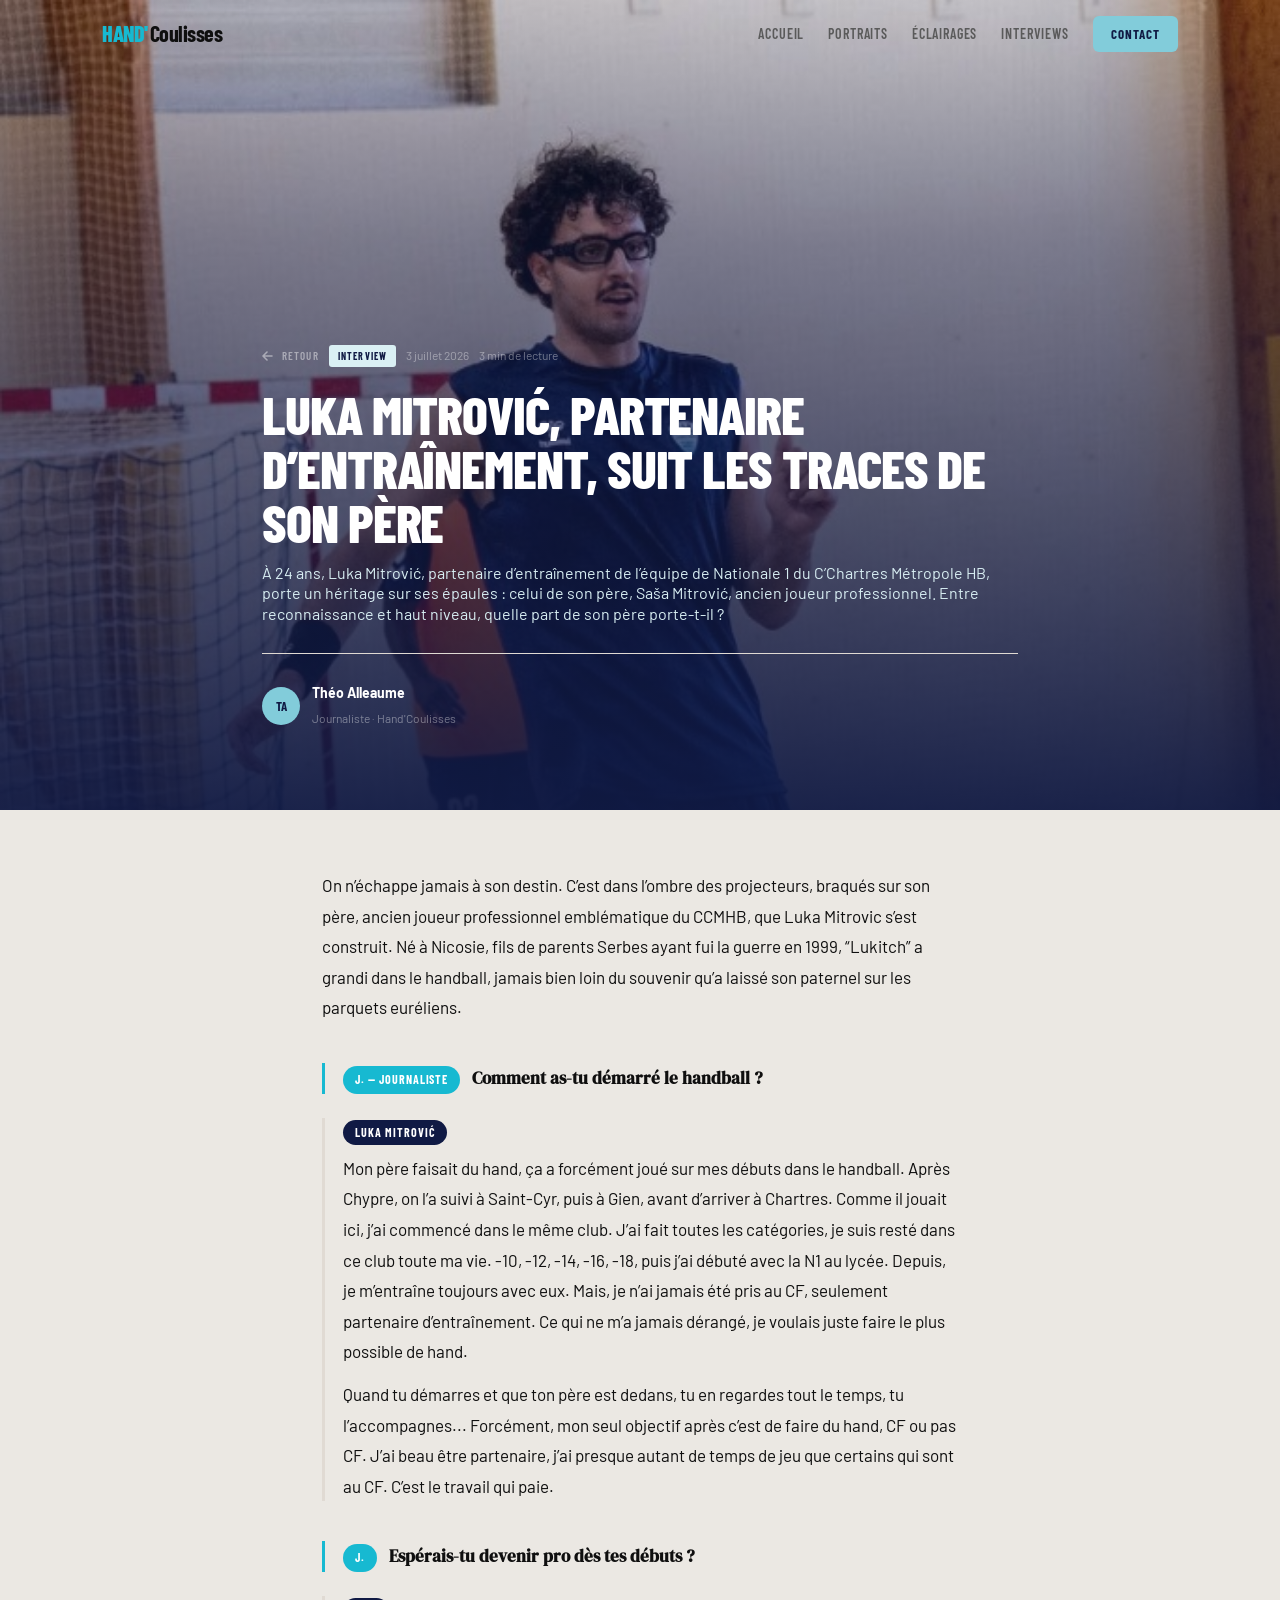
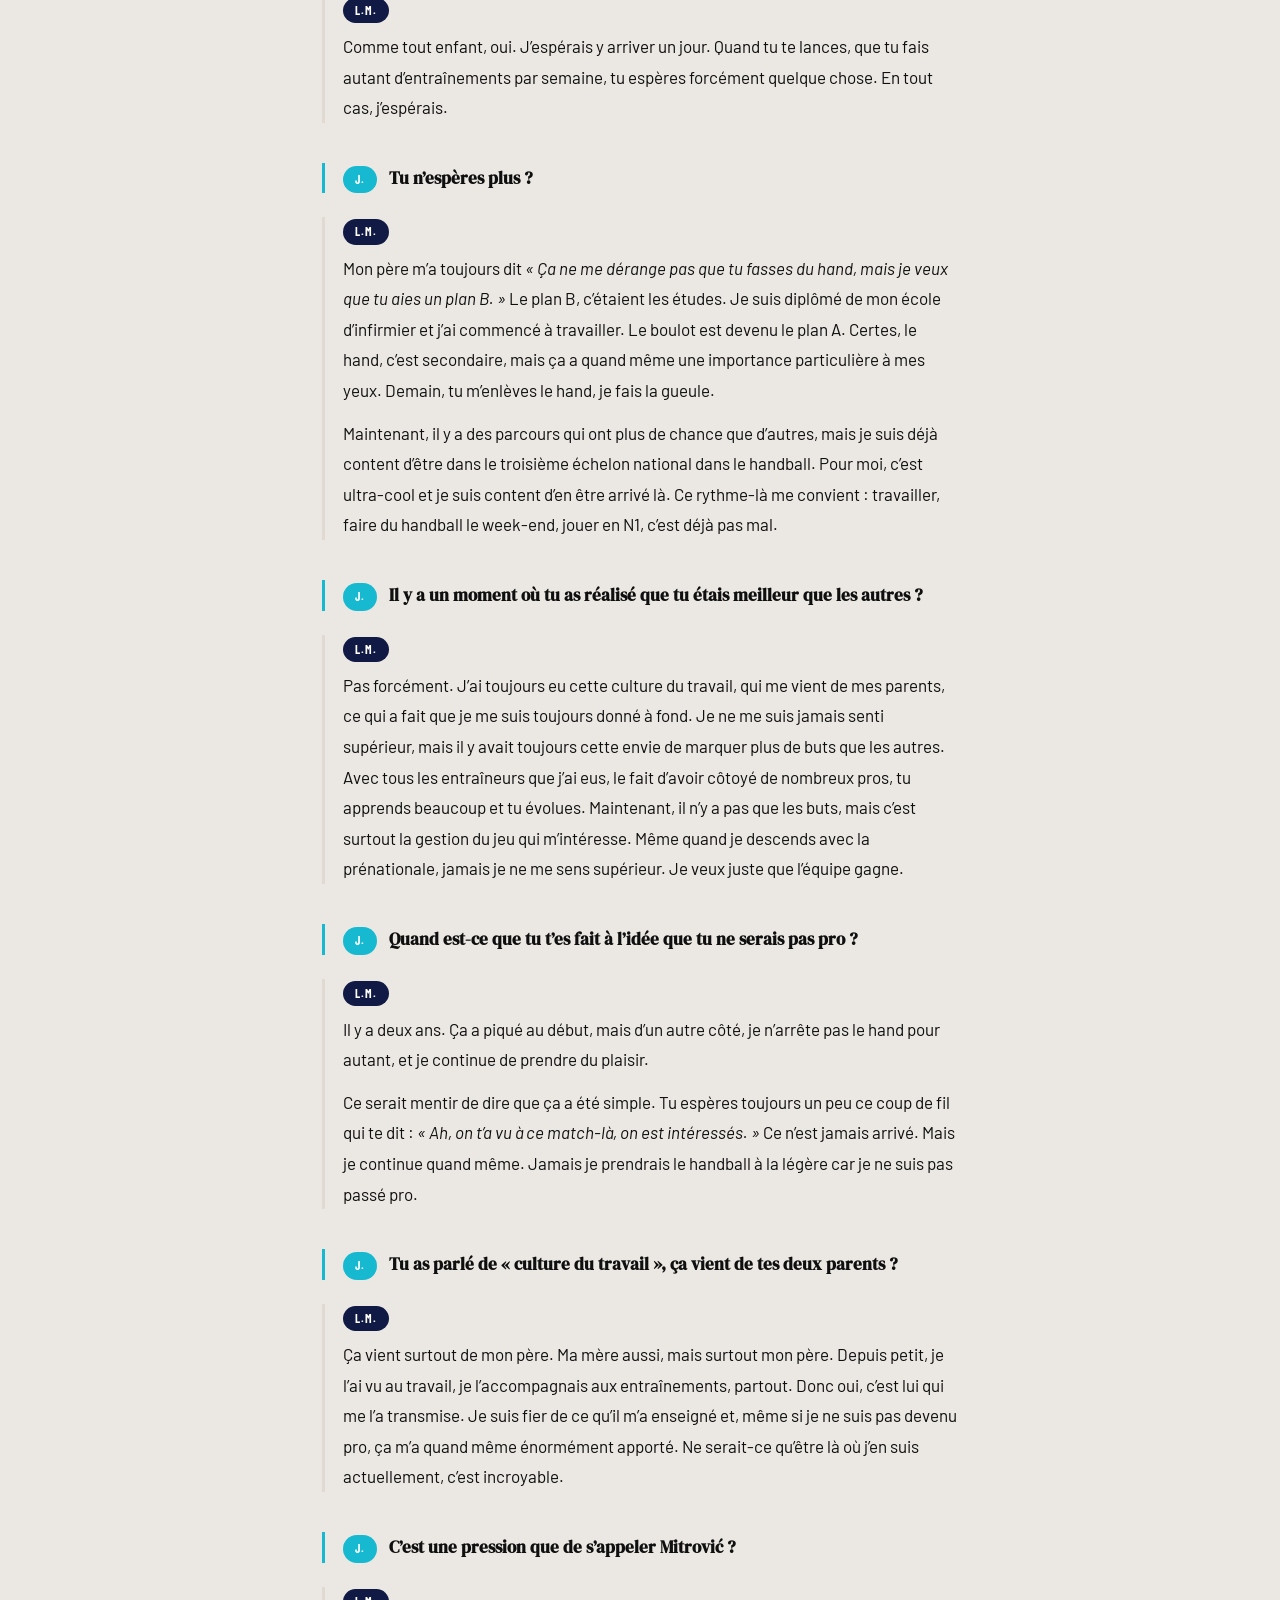
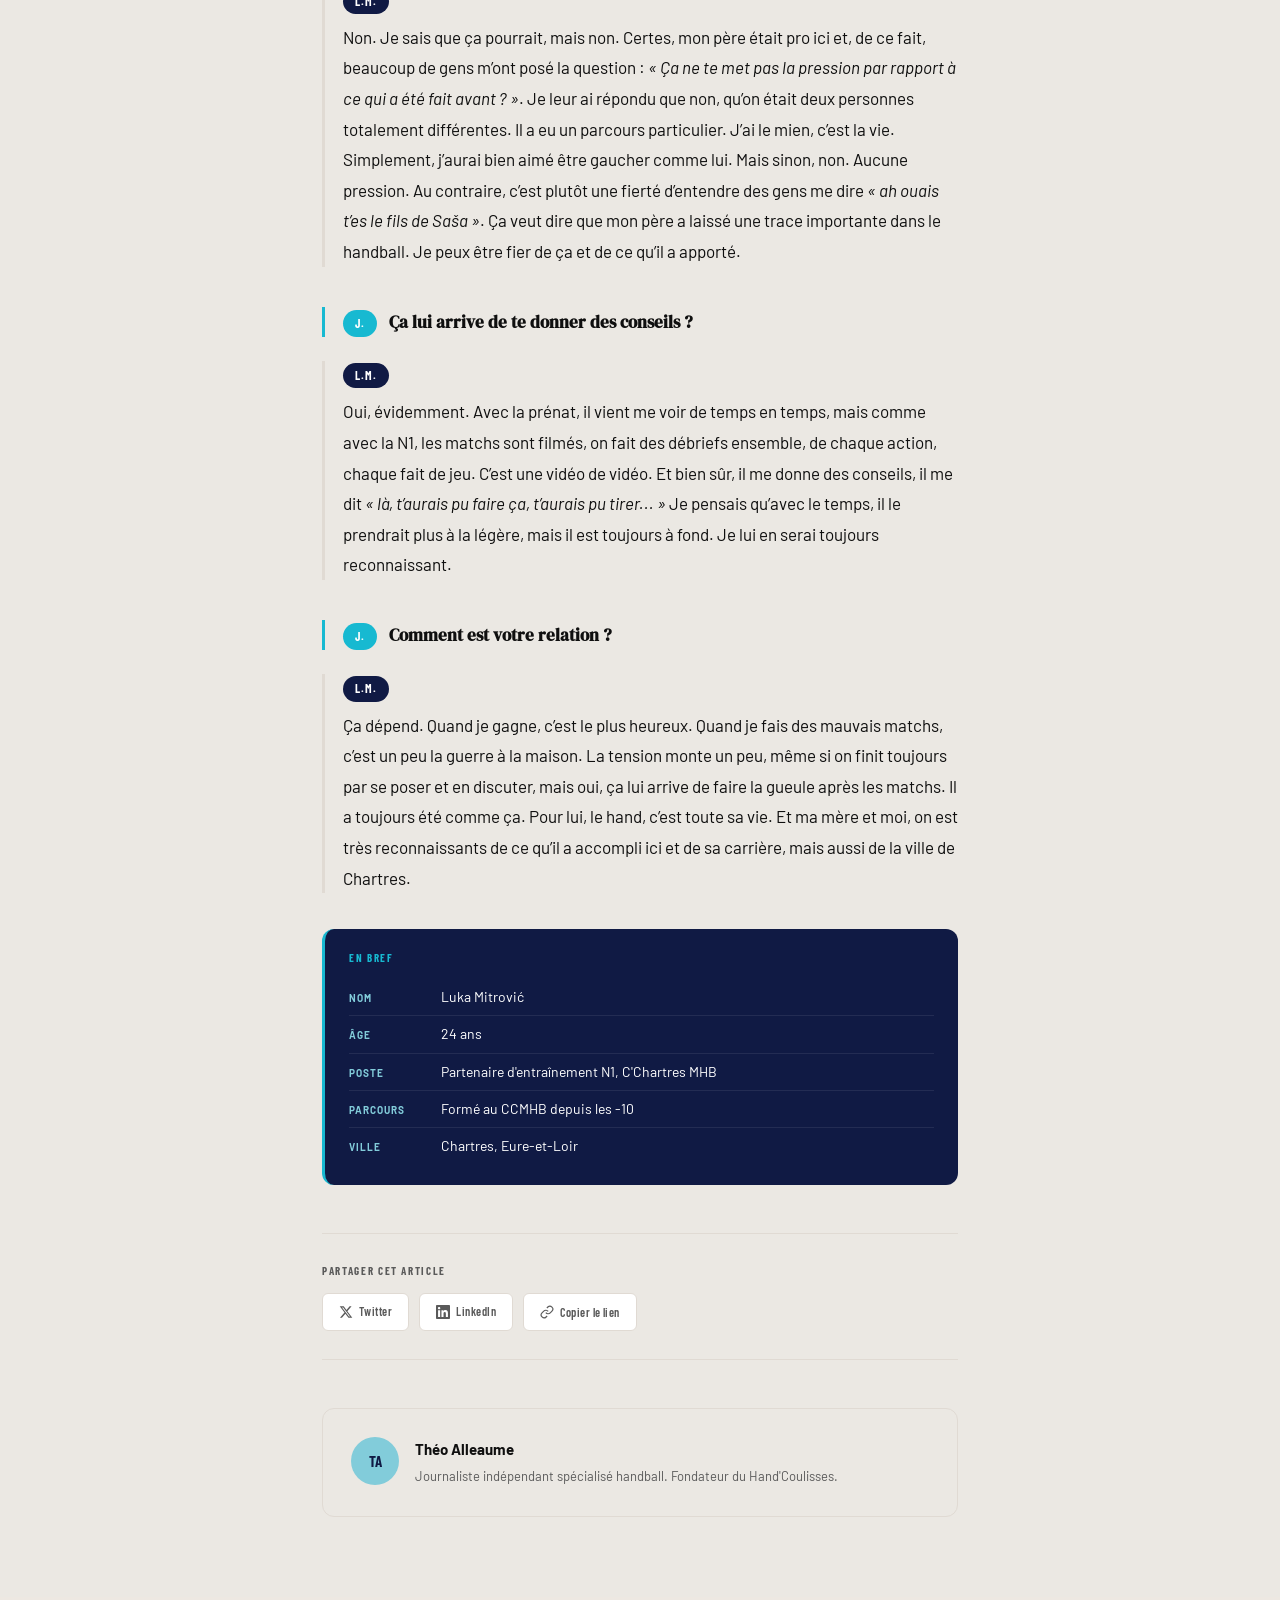
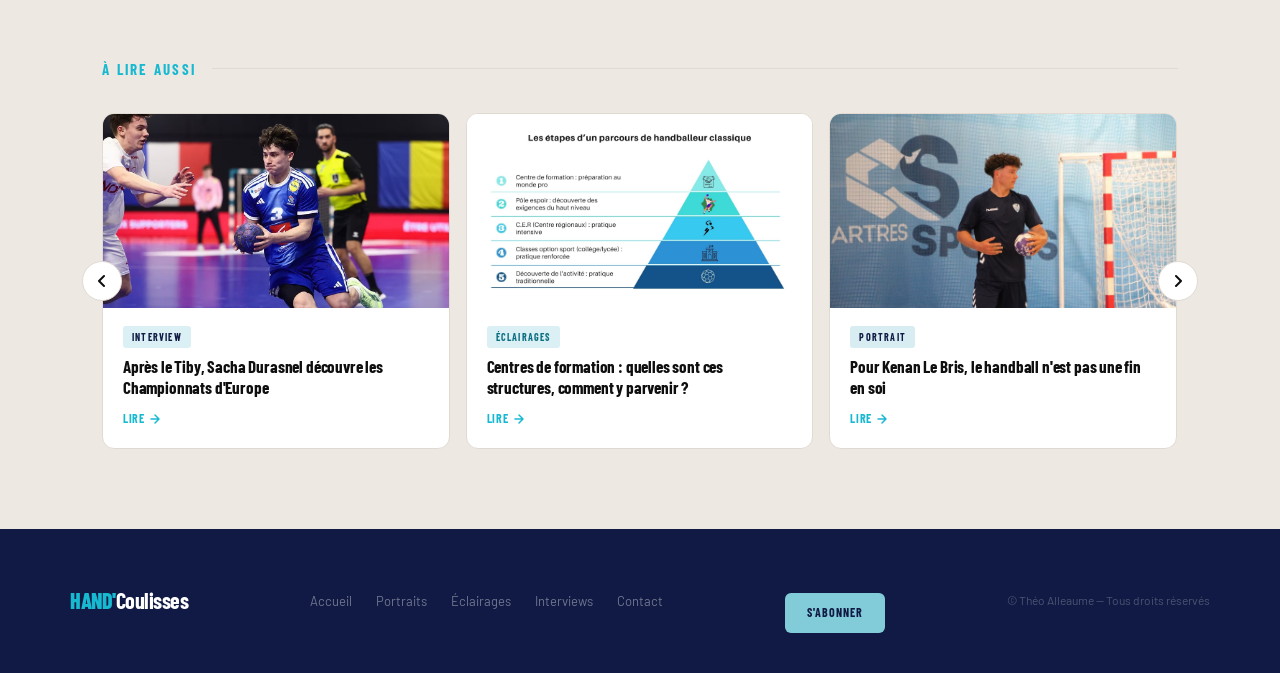
<file: luka-mitrovic-interview.html>
<!DOCTYPE html>
<html lang="fr">
<head>
  <meta charset="UTF-8">
  <meta name="viewport" content="width=device-width, initial-scale=1.0">
  <title>Luka Mitrović, partenaire d’entraînement, suit les traces de son père — Hand'Coulisses</title>
  <meta name="description" content="À 24 ans, Luka Mitrović, partenaire d’entraînement de l’équipe de Nationale 1 du C’Chartres Métropole HB, porte un héritage sur ses épaules : celui de son père, Saša Mitrović, ancien joueur professionnel. 
  Entre reconnaissance et haut niveau, quelle part de son père porte-t-il ?">

  <meta property="og:title" content="Luka Mitrović, partenaire d’entraînement, suit les traces de son père">
  <meta property="og:description" content="À 24 ans, Luka Mitrović, partenaire d’entraînement de l’équipe de Nationale 1 du C’Chartres Métropole HB, porte un héritage sur ses épaules : celui de son père, Saša Mitrović, ancien joueur professionnel. ">
  <meta property="og:type" content="article">
  <meta property="og:image" content="https://handcoulisses.fr/assets/images/Luka-Mitrovic-CCMHB.jpeg">

  <link rel="preconnect" href="https://fonts.googleapis.com">
  <link rel="preconnect" href="https://fonts.gstatic.com" crossorigin>
  <link href="https://fonts.googleapis.com/css2?family=Barlow+Condensed:ital,wght@0,400;0,600;0,700;0,800;1,700&family=Barlow:wght@400;500&family=DM+Serif+Display:ital@0;1&display=swap" rel="stylesheet">

  <link rel="stylesheet" href="assets/css/style.css">

  <script src="assets/js/datalayer.js"></script>

  <script>
    (function(w,d,s,l,i){w[l]=w[l]||[];w[l].push({'gtm.start':
    new Date().getTime(),event:'gtm.js'});var f=d.getElementsByTagName(s)[0],
    j=d.createElement(s),dl=l!='dataLayer'?'&l='+l:'';j.async=true;j.src=
    'https://www.googletagmanager.com/gtm.js?id='+i+dl;f.parentNode.insertBefore(j,f);
    })(window,document,'script','dataLayer','GTM-XXXXXXX');
  </script>
</head>
<body class="article-page">

  <noscript>
    <iframe src="https://www.googletagmanager.com/ns.html?id=GTM-XXXXXXX"
    height="0" width="0" style="display:none;visibility:hidden"></iframe>
  </noscript>

  <header class="header" id="header">
    <div class="header-inner">
      <a href="index.html" class="logo">
        <span class="logo-hand">HAND'</span><span class="logo-theo">Coulisses</span>
      </a>
      <nav class="nav-links">
        <a href="index.html" class="nav-link">Accueil</a>
        <a href="portraits.html" class="nav-link">Portraits</a>
        <a href="eclairages.html" class="nav-link">Éclairages</a>
        <a href="interviews.html" class="nav-link">Interviews</a>
        <a href="contact.html" class="nav-cta">Contact</a>
      </nav>
      <button class="burger" id="burger" aria-label="Menu">
        <span></span><span></span><span></span>
      </button>
    </div>
    <div class="reading-bar" id="readingBar"></div>
  </header>

  <div class="nav-overlay" id="navOverlay">
    <button class="nav-overlay-close" id="navOverlayClose">&times;</button>
    <a href="index.html" class="nav-link">Accueil</a>
    <a href="portraits.html" class="nav-link">Portraits</a>
    <a href="eclairages.html" class="nav-link">Éclairages</a>
    <a href="interviews.html" class="nav-link">Interviews</a>
    <a href="contact.html" class="nav-cta">Contact</a>
  </div>

  <!-- ── HERO ARTICLE ── -->
  <div class="article-hero">
    <div class="article-hero-img img-pos-top">
      <div class="article-hero-placeholder" aria-hidden="true">
        <svg width="64" height="64" viewBox="0 0 64 64" fill="none"><circle cx="32" cy="32" r="24" stroke="currentColor" stroke-width="1.5"/><path d="M20 32 L32 20 L44 32 L32 44 Z" stroke="currentColor" stroke-width="1.5" fill="none"/><circle cx="32" cy="32" r="4" fill="currentColor"/></svg>
        <span><img src="assets/images/Luka-Mitrovic-CCMHB.jpeg" alt="Luka-Mitrovic-CCMHB"></span>
      </div>
      <div class="article-hero-overlay"></div>
    </div>
    <div class="article-hero-content fade-in">
      <div class="article-meta article-meta--hero">
        <a href="index.html" class="back-link">
          <svg width="14" height="14" viewBox="0 0 14 14" fill="none"><path d="M10 7H2M5 3L1 7l4 4" stroke="currentColor" stroke-width="1.6" stroke-linecap="round" stroke-linejoin="round"/></svg>
          Retour
        </a>
        <span class="tag tag--interview">Interview</span>
        <span class="meta-date">3 juillet 2026</span>
        <span class="meta-read">3 min de lecture</span>
      </div>
      <h1 class="article-hero-title fade-in delay-1">
       Luka Mitrović, partenaire d’entraînement, suit les traces de son père
      </h1>
      <p class="article-intro fade-in delay-2">
        À 24 ans, Luka Mitrović, partenaire d’entraînement de l’équipe de Nationale 1 
        du C’Chartres Métropole HB, porte un héritage sur ses épaules : celui de son 
        père, Saša Mitrović, ancien joueur professionnel. Entre reconnaissance et haut 
        niveau, quelle part de son père porte-t-il ?
      </p>
      <div class="article-hero-author fade-in delay-3">
        <div class="author-avatar">TA</div>
        <div>
          <strong>Théo Alleaume</strong>
          <span>Journaliste · Hand'Coulisses</span>
        </div>
      </div>
    </div>
  </div>

  <!-- ── CORPS DE L'ARTICLE ── -->
  <main class="article-body" id="articleBody">
    <div class="article-container">
      <p class="reveal">
        On n’échappe jamais à son destin. C’est dans l’ombre des projecteurs, braqués sur son père, 
        ancien joueur professionnel emblématique du CCMHB, que Luka Mitrovic s’est construit. 
        Né à Nicosie, fils de parents Serbes ayant fui la guerre en 1999, “Lukitch” a grandi dans le handball, 
        jamais bien loin du souvenir qu’a laissé son paternel sur les parquets euréliens.
        <br>
      </p>

      <p class="reveal interview-q"><span class="interview-speaker">J. — Journaliste</span> Comment as-tu démarré le handball ?</p>
 
      <div class="reveal interview-a">
        <span class="interview-speaker interview-speaker--interviewee">Luka Mitrović</span>
        <p>Mon père faisait du hand, ça a forcément joué sur mes débuts dans le handball. Après Chypre, on l’a suivi à Saint-Cyr, puis à Gien, avant d’arriver à Chartres. Comme il jouait ici, j’ai commencé dans le même club. J’ai fait toutes les catégories, je suis resté dans ce club toute ma vie. -10, -12, -14, -16, -18, puis j’ai débuté avec la N1 au lycée. Depuis, je m’entraîne toujours avec eux. Mais, je n’ai jamais été pris au CF, seulement partenaire d’entraînement. Ce qui ne m’a jamais dérangé, je voulais juste faire le plus possible de hand.</p>
        <p>Quand tu démarres et que ton père est dedans, tu en regardes tout le temps, tu l’accompagnes... Forcément, mon seul objectif après c’est de faire du hand, CF ou pas CF. J’ai beau être partenaire, j’ai presque autant de temps de jeu que certains qui sont au CF. C’est le travail qui paie.</p>
      </div>
       
      <p class="reveal interview-q"><span class="interview-speaker">J.</span> Espérais-tu devenir pro dès tes débuts ?</p>

      <div class="reveal interview-a">
        <span class="interview-speaker interview-speaker--interviewee">L.M.</span>
        <p>Comme tout enfant, oui. J’espérais y arriver un jour. Quand tu te lances, que tu fais autant d’entraînements par semaine, tu espères forcément quelque chose. En tout cas, j’espérais.</p>
      </div>
       <p class="reveal interview-q"><span class="interview-speaker">J.</span> Tu n’espères plus ?</p>

      <div class="reveal interview-a">
        <span class="interview-speaker interview-speaker--interviewee">L.M.</span>
        <p>Mon père m’a toujours dit <i>« Ça ne me dérange pas que tu fasses du hand, mais je veux que tu aies un plan B. »</i> Le plan B, c’étaient les études. Je suis diplômé de mon école d’infirmier et j’ai commencé à travailler. Le boulot est devenu le plan A. Certes, le hand, c’est secondaire, mais ça a quand même une importance particulière à mes yeux. Demain, tu m’enlèves le hand, je fais la gueule.</p>
        <p>Maintenant, il y a des parcours qui ont plus de chance que d’autres, mais je suis déjà content d’être dans le troisième échelon national dans le handball. Pour moi, c’est ultra-cool et je suis content d’en être arrivé là. Ce rythme-là me convient : travailler, faire du handball le week-end, jouer en N1, c’est déjà pas mal.</p>
      </div>
        <p class="reveal interview-q"><span class="interview-speaker">J.</span> Il y a un moment où tu as réalisé que tu étais meilleur que les autres ?</p>

      <div class="reveal interview-a">
        <span class="interview-speaker interview-speaker--interviewee">L.M.</span>
        <p>Pas forcément. J’ai toujours eu cette culture du travail, qui me vient de mes parents, ce qui a fait que je me suis toujours donné à fond. Je ne me suis jamais senti supérieur, mais il y avait toujours cette envie de marquer plus de buts que les autres. Avec tous les entraîneurs que j’ai eus, le fait d’avoir côtoyé de nombreux pros, tu apprends beaucoup et tu évolues. Maintenant, il n’y a pas que les buts, mais c’est surtout la gestion du jeu qui m’intéresse. Même quand je descends avec la prénationale, jamais je ne me sens supérieur. Je veux juste que l’équipe gagne.</p>
      </div>
        <p class="reveal interview-q"><span class="interview-speaker">J.</span> Quand est-ce que tu t’es fait à l’idée que tu ne serais pas pro ?</p>

      <div class="reveal interview-a">
        <span class="interview-speaker interview-speaker--interviewee">L.M.</span>
        <p>Il y a deux ans. Ça a piqué au début, mais d’un autre côté, je n’arrête pas le hand pour autant, et je continue de prendre du plaisir.</p>
        <p>Ce serait mentir de dire que ça a été simple. Tu espères toujours un peu ce coup de fil qui te dit : <i>« Ah, on t’a vu à ce match-là, on est intéressés. »</i> Ce n’est jamais arrivé. Mais je continue quand même. Jamais je prendrais le handball à la légère car je ne suis pas passé pro.</p>
      </div>

        <p class="reveal interview-q"><span class="interview-speaker">J.</span> Tu as parlé de « culture du travail », ça vient de tes deux parents ?</p>

      <div class="reveal interview-a">
        <span class="interview-speaker interview-speaker--interviewee">L.M.</span>
        <p>Ça vient surtout de mon père. Ma mère aussi, mais surtout mon père. Depuis petit, je l’ai vu au travail, je l’accompagnais aux entraînements, partout. Donc oui, c’est lui qui me l’a transmise. Je suis fier de ce qu’il m’a enseigné et, même si je ne suis pas devenu pro, ça m’a quand même énormément apporté. Ne serait-ce qu’être là où j’en suis actuellement, c’est incroyable.</p>
      </div>

        <p class="reveal interview-q"><span class="interview-speaker">J.</span> C’est une pression que de s’appeler Mitrović ?</p>

      <div class="reveal interview-a">
        <span class="interview-speaker interview-speaker--interviewee">L.M.</span>
        <p>Non. Je sais que ça pourrait, mais non. Certes, mon père était pro ici et, de ce fait, beaucoup de gens m’ont posé la question : <i>« Ça ne te met pas la pression par rapport à ce qui a été fait avant ? »</i>. Je leur ai répondu que non, qu’on était deux personnes totalement différentes. Il a eu un parcours particulier. J’ai le mien, c’est la vie. Simplement, j’aurai bien aimé être gaucher comme lui. Mais sinon, non. Aucune pression. Au contraire, c’est plutôt une fierté d’entendre des gens me dire <i>« ah ouais t’es le fils de Saša »</i>. Ça veut dire que mon père a laissé une trace importante dans le handball. Je peux être fier de ça et de ce qu’il a apporté.</p>
      </div>
        <p class="reveal interview-q"><span class="interview-speaker">J.</span> Ça lui arrive de te donner des conseils ?</p>

      <div class="reveal interview-a">
        <span class="interview-speaker interview-speaker--interviewee">L.M.</span>
        <p>Oui, évidemment. Avec la prénat, il vient me voir de temps en temps, mais comme avec la N1, les matchs sont filmés, on fait des débriefs ensemble, de chaque action, chaque fait de jeu. C’est une vidéo de vidéo. Et bien sûr, il me donne des conseils, il me dit <i>« là, t’aurais pu faire ça, t’aurais pu tirer... »</i> Je pensais qu’avec le temps, il le prendrait plus à la légère, mais il est toujours à fond. Je lui en serai toujours reconnaissant.</p>
      </div>
        <p class="reveal interview-q"><span class="interview-speaker">J.</span> Comment est votre relation ?</p>

      <div class="reveal interview-a">
        <span class="interview-speaker interview-speaker--interviewee">L.M.</span>
        <p>Ça dépend. Quand je gagne, c’est le plus heureux. Quand je fais des mauvais matchs, c’est un peu la guerre à la maison. La tension monte un peu, même si on finit toujours par se poser et en discuter, mais oui, ça lui arrive de faire la gueule après les matchs. Il a toujours été comme ça. Pour lui, le hand, c’est toute sa vie. Et ma mère et moi, on est très reconnaissants de ce qu’il a accompli ici et de sa carrière, mais aussi de la ville de Chartres.</p>
      </div>

        <div class="article-factbox reveal">
        <div class="factbox-title">En bref</div>
        <ul>
          <li><strong>Nom</strong> Luka Mitrović</li>
          <li><strong>Âge</strong> 24 ans</li>
          <li><strong>Poste</strong> Partenaire d'entraînement N1, C'Chartres MHB</li>
          <li><strong>Parcours</strong> Formé au CCMHB depuis les -10</li>
          <li><strong>Ville</strong> Chartres, Eure-et-Loir</li>
        </ul>
      </div>

      <!-- Partage social -->
      <div class="share-section reveal">
        <div class="share-label">Partager cet article</div>
        <div class="share-buttons">
          <a href="https://twitter.com/intent/tweet?text=Luka%20Mitrovi%C4%87%2C%20partenaire%20d%27entra%C3%AEnement%20en%20Nationale%201&url=https://handcoulisses.fr/luka-mitrovic-interview.html" target="_blank" rel="noopener" class="share-btn">
            <svg width="14" height="14" viewBox="0 0 24 24" fill="currentColor"><path d="M18.244 2.25h3.308l-7.227 8.26 8.502 11.24H16.17l-5.214-6.817L4.99 21.75H1.68l7.73-8.835L1.254 2.25H8.08l4.713 6.231zm-1.161 17.52h1.833L7.084 4.126H5.117z"/></svg>
            Twitter
          </a>
          <a href="https://www.linkedin.com/sharing/share-offsite/?url=https://handcoulisses.fr/luka-mitrovic-interview.html" target="_blank" rel="noopener" class="share-btn">
            <svg width="14" height="14" viewBox="0 0 24 24" fill="currentColor"><path d="M20.447 20.452h-3.554v-5.569c0-1.328-.027-3.037-1.852-3.037-1.853 0-2.136 1.445-2.136 2.939v5.667H9.351V9h3.414v1.561h.046c.477-.9 1.637-1.85 3.37-1.85 3.601 0 4.267 2.37 4.267 5.455v6.286zM5.337 7.433c-1.144 0-2.063-.926-2.063-2.065 0-1.138.92-2.063 2.063-2.063 1.14 0 2.064.925 2.064 2.063 0 1.139-.925 2.065-2.064 2.065zm1.782 13.019H3.555V9h3.564v11.452zM22.225 0H1.771C.792 0 0 .774 0 1.729v20.542C0 23.227.792 24 1.771 24h20.451C23.2 24 24 23.227 24 22.271V1.729C24 .774 23.2 0 22.222 0h.003z"/></svg>
            LinkedIn
          </a>
          <button class="share-btn" onclick="navigator.clipboard.writeText('https://handcoulisses.fr/luka-mitrovic-interview.html').then(()=>{this.innerHTML='Copié !';setTimeout(()=>{this.innerHTML='Copier le lien'},2000)})">
            <svg width="14" height="14" viewBox="0 0 24 24" fill="none" stroke="currentColor" stroke-width="2"><path d="M10 13a5 5 0 0 0 7.54.54l3-3a5 5 0 0 0-7.07-7.07l-1.72 1.71"/><path d="M14 11a5 5 0 0 0-7.54-.54l-3 3a5 5 0 0 0 7.07 7.07l1.71-1.71"/></svg>
            Copier le lien
          </button>
        </div>
      </div>

      <!-- Auteur -->
      <div class="article-author-block reveal">
        <div class="author-avatar author-avatar--lg">TA</div>
        <div>
          <strong>Théo Alleaume</strong>
          <p>Journaliste indépendant spécialisé handball. Fondateur du Hand'Coulisses.</p>
        </div>
      </div>

    </div>
  </main>

  <!-- ── ARTICLES LIÉS ── -->
  <section class="section-related">
    <div class="container">
      <div class="section-header reveal">
        <span class="section-tag">À lire aussi</span>
        <div class="section-line"></div>
      </div>
      <div class="carousel">
        <button class="carousel-arrow carousel-arrow--prev" aria-label="Précédent">
          <svg width="16" height="16" viewBox="0 0 16 16" fill="none"><path d="M10 3l-5 5 5 5" stroke="currentColor" stroke-width="2" stroke-linecap="round" stroke-linejoin="round"/></svg>
        </button>
        <div class="carousel-track">
          <article class="article-card reveal" data-delay="0">
            <a href="durasnel-euro-interviews.html" class="card-img-link">
              <div class="card-img"><img src="assets/images/Sacha-Durasnel-EDF.jpeg" alt="Sacha Durasnel"></div>
            </a>
            <div class="card-body">
              <span class="tag tag--interview">Interview</span>
              <h3 class="card-title"><a href="durasnel-euro-interviews.html">Après le Tiby, Sacha Durasnel découvre les Championnats d'Europe</a></h3>
              <a href="durasnel-euro-interviews.html" class="card-link">Lire <svg width="12" height="12" viewBox="0 0 12 12" fill="none"><path d="M2 6h8M6 2l4 4-4 4" stroke="currentColor" stroke-width="1.5" stroke-linecap="round" stroke-linejoin="round"/></svg></a>
            </div>
          </article>
          <article class="article-card reveal" data-delay="1">
            <a href="centre-formation-eclairage.html" class="card-img-link">
              <div class="card-img"><img src="assets/images/Presentation-CF.jpg" alt="Centres de formation"></div>
            </a>
            <div class="card-body">
              <span class="tag tag--éclairages">Éclairages</span>
              <h3 class="card-title"><a href="centre-formation-eclairage.html">Centres de formation : quelles sont ces structures, comment y parvenir ?</a></h3>
              <a href="centre-formation-eclairage.html" class="card-link">Lire <svg width="12" height="12" viewBox="0 0 12 12" fill="none"><path d="M2 6h8M6 2l4 4-4 4" stroke="currentColor" stroke-width="1.5" stroke-linecap="round" stroke-linejoin="round"/></svg></a>
            </div>
          </article>
          <article class="article-card reveal" data-delay="2">
            <a href="kenan-le-bris-portrait.html" class="card-img-link">
              <div class="card-img"><img src="assets/images/KenanLeBris-CCMHB.avif" alt="Kenan Le Bris"></div>
            </a>
            <div class="card-body">
              <span class="tag tag--portrait">Portrait</span>
              <h3 class="card-title"><a href="kenan-le-bris-portrait.html">Pour Kenan Le Bris, le handball n'est pas une fin en soi</a></h3>
              <a href="kenan-le-bris-portrait.html" class="card-link">Lire <svg width="12" height="12" viewBox="0 0 12 12" fill="none"><path d="M2 6h8M6 2l4 4-4 4" stroke="currentColor" stroke-width="1.5" stroke-linecap="round" stroke-linejoin="round"/></svg></a>
            </div>
          </article>
          <article class="article-card reveal" data-delay="3">
            <a href="sacha-durasnel-portrait.html" class="card-img-link">
              <div class="card-img"><img src="assets/images/Sacha-Durasnel-CCMHB.avif" alt="Sacha Durasnel"></div>
            </a>
            <div class="card-body">
              <span class="tag tag--portrait">Portrait</span>
              <h3 class="card-title"><a href="sacha-durasnel-portrait.html">Concilier ambitions, projet sportif et études supérieures : le casse-tête de Sacha Durasnel</a></h3>
              <a href="sacha-durasnel-portrait.html" class="card-link">Lire <svg width="12" height="12" viewBox="0 0 12 12" fill="none"><path d="M2 6h8M6 2l4 4-4 4" stroke="currentColor" stroke-width="1.5" stroke-linecap="round" stroke-linejoin="round"/></svg></a>
            </div>
          </article>
                    <article class="article-card reveal" data-delay="4">
            <a href="seance-video-eclairage.html" class="card-img-link">
              <div class="card-img card-img--video"><img src="assets/images/seance-video-poster.jpg" alt="Séance vidéo Chartres"></div>
            </a>
            <div class="card-body">
              <span class="tag tag--éclairages">Éclairages</span>
              <h3 class="card-title"><a href="seance-video-eclairage.html">Décryptage : comment se déroule une séance vidéo avant une rencontre du week-end ?</a></h3>
              <a href="seance-video-eclairage.html" class="card-link">Lire <svg width="12" height="12" viewBox="0 0 12 12" fill="none"><path d="M2 6h8M6 2l4 4-4 4" stroke="currentColor" stroke-width="1.5" stroke-linecap="round" stroke-linejoin="round"/></svg></a>
            </div>
          </article>
                    <article class="article-card reveal" data-delay="5">
            <a href="avenir-formation-talents-eclairage.html" class="card-img-link">
              <div class="card-img"><img src="assets/images/image_quelavpourlescfs.jpg" alt="Formation des talents"></div>
            </a>
            <div class="card-body">
              <span class="tag tag--éclairages">Éclairages</span>
              <h3 class="card-title"><a href="avenir-formation-talents-eclairage.html">Quel avenir pour la formation des talents ?</a></h3>
              <a href="avenir-formation-talents-eclairage.html" class="card-link">Lire <svg width="12" height="12" viewBox="0 0 12 12" fill="none"><path d="M2 6h8M6 2l4 4-4 4" stroke="currentColor" stroke-width="1.5" stroke-linecap="round" stroke-linejoin="round"/></svg></a>
            </div>
          </article>
          <article class="article-card reveal" data-delay="6">
            <a href="interviews.html" class="card-img-link">
              <div class="card-img"><div class="card-img-placeholder"><svg width="32" height="32" viewBox="0 0 32 32" fill="none"><circle cx="16" cy="16" r="12" stroke="currentColor" stroke-width="1.2"/><path d="M10 16 L16 10 L22 16 L16 22 Z" stroke="currentColor" stroke-width="1.2" fill="none"/></svg></div></div>
            </a>
            <div class="card-body">
              <span class="tag tag--interview">Interview</span>
              <h3 class="card-title"><a href="interviews.html">Tous les interviews</a></h3>
              <a href="interviews.html" class="card-link">Voir <svg width="12" height="12" viewBox="0 0 12 12" fill="none"><path d="M2 6h8M6 2l4 4-4 4" stroke="currentColor" stroke-width="1.5" stroke-linecap="round" stroke-linejoin="round"/></svg></a>
            </div>
          </article>
        </div>
        <button class="carousel-arrow carousel-arrow--next" aria-label="Suivant">
          <svg width="16" height="16" viewBox="0 0 16 16" fill="none"><path d="M6 3l5 5-5 5" stroke="currentColor" stroke-width="2" stroke-linecap="round" stroke-linejoin="round"/></svg>
        </button>
      </div>
    </div>
  </section>

  <footer class="footer">
    <div class="footer-inner">
      <div class="footer-logo">
        <span class="logo-hand">HAND'</span><span class="logo-theo">Coulisses</span>
      </div>
      <nav class="footer-nav">
        <a href="index.html">Accueil</a>
        <a href="portraits.html">Portraits</a>
        <a href="eclairages.html">Éclairages</a>
        <a href="interviews.html">Interviews</a>
        <a href="contact.html">Contact</a>
      </nav>
      <a href="contact.html" class="footer-cta">S'abonner</a>
      <p class="footer-copy">© Théo Alleaume — Tous droits réservés</p>
    </div>
  </footer>

  <script src="assets/js/main.js"></script>

  <script>
    dataLayer.push({
      page_type: "article",
      content_type: "interview",
      sport: "handball",
      article_category: "parcours",
      article_author: "Théo Alleaume",
      article_title: "Luka Mitrović - interview"
    });
  </script>

</body>
</html>
</file>
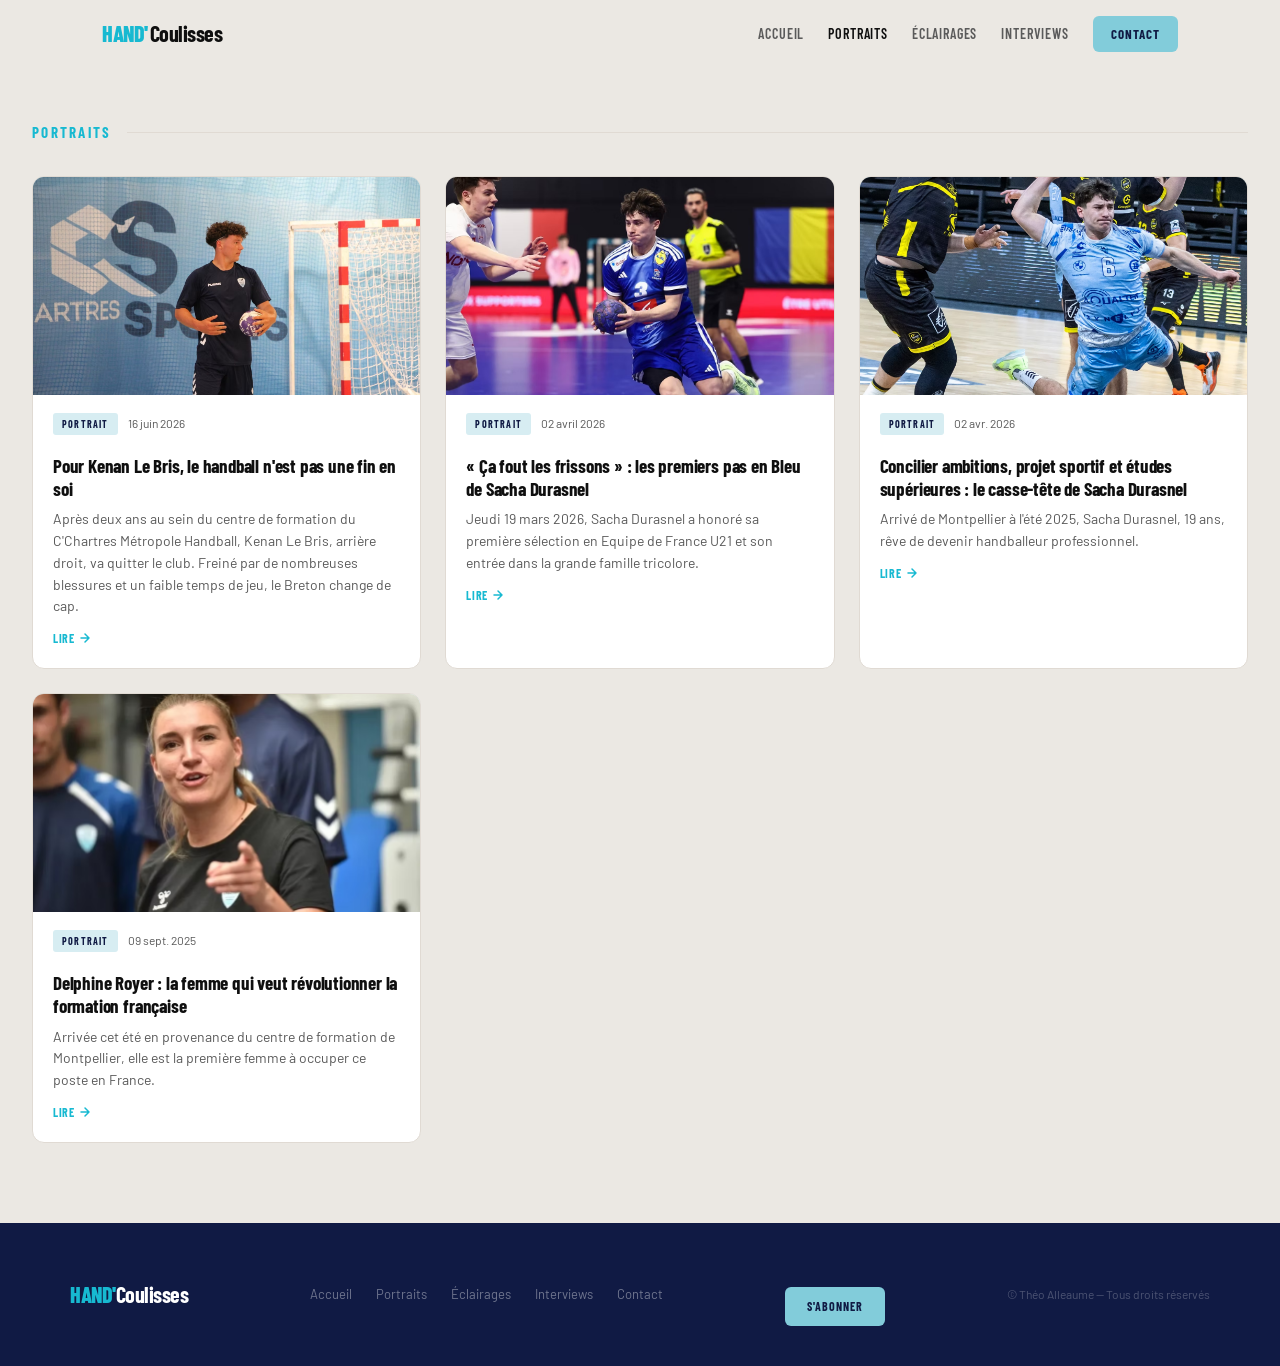
<file: portraits.html>
<!DOCTYPE html>
<html lang="fr">
<head>
  <meta charset="UTF-8">
  <meta name="viewport" content="width=device-width, initial-scale=1.0">
  <title>Portraits — Hand'Coulisses</title>
  <meta name="description" content="Tous les portraits des jeunes handballeurs en centre de formation. Histoires, ambitions et parcours de vie.">

  <meta property="og:title" content="Portraits — Hand'Coulisses">
  <meta property="og:description" content="Tous les portraits des jeunes handballeurs en centre de formation.">
  <meta property="og:type" content="website">

  <link rel="preconnect" href="https://fonts.googleapis.com">
  <link rel="preconnect" href="https://fonts.gstatic.com" crossorigin>
  <link href="https://fonts.googleapis.com/css2?family=Barlow+Condensed:ital,wght@0,400;0,600;0,700;0,800;1,700&family=Barlow:wght@400;500&family=DM+Serif+Display:ital@0;1&display=swap" rel="stylesheet">

  <link rel="stylesheet" href="assets/css/style.css">

  <script src="assets/js/datalayer.js"></script>

  <script>
    (function(w,d,s,l,i){w[l]=w[l]||[];w[l].push({'gtm.start':
    new Date().getTime(),event:'gtm.js'});var f=d.getElementsByTagName(s)[0],
    j=d.createElement(s),dl=l!='dataLayer'?'&l='+l:'';j.async=true;j.src=
    'https://www.googletagmanager.com/gtm.js?id='+i+dl;f.parentNode.insertBefore(j,f);
    })(window,document,'script','dataLayer','GTM-XXXXXXX');
  </script>
</head>
<body>

  <noscript>
    <iframe src="https://www.googletagmanager.com/ns.html?id=GTM-XXXXXXX"
    height="0" width="0" style="display:none;visibility:hidden"></iframe>
  </noscript>

  <header class="header" id="header">
    <div class="header-inner">
      <a href="index.html" class="logo">
        <span class="logo-hand">HAND'</span><span class="logo-theo">Coulisses</span>
      </a>
      <nav class="nav-links">
        <a href="index.html" class="nav-link">Accueil</a>
        <a href="portraits.html" class="nav-link active">Portraits</a>
        <a href="eclairages.html" class="nav-link">Éclairages</a>
        <a href="interviews.html" class="nav-link">Interviews</a>
        <a href="contact.html" class="nav-cta">Contact</a>
      </nav>
      <button class="burger" id="burger" aria-label="Menu">
        <span></span><span></span><span></span>
      </button>
    </div>
  </header>

  <div class="nav-overlay" id="navOverlay">
    <button class="nav-overlay-close" id="navOverlayClose">&times;</button>
    <a href="index.html" class="nav-link">Accueil</a>
    <a href="portraits.html" class="nav-link active">Portraits</a>
    <a href="eclairages.html" class="nav-link">Éclairages</a>
    <a href="interviews.html" class="nav-link">Interviews</a>
    <a href="contact.html" class="nav-cta">Contact</a>
  </div>

  <!-- ── PAGE CATÉGORIE ── -->
  <section class="category-page">
    <div class="container">
      <div class="section-header reveal">
        <span class="section-tag">Portraits</span>
        <div class="section-line"></div>
      </div>

      <div class="category-grid">

        <article class="article-card reveal" data-delay="0">
          <a href="kenan-le-bris-portrait.html" class="card-img-link">
            <div class="card-img">
              <img src="assets/images/KenanLeBris-CCMHB.avif" alt="Kenan Le Bris">
            </div>
          </a>
          <div class="card-body">
            <div class="article-meta">
              <span class="tag tag--portrait">Portrait</span>
              <span class="meta-date">16 juin 2026</span>
            </div>
            <h3 class="card-title"><a href="kenan-le-bris-portrait.html">Pour Kenan Le Bris, le handball n'est pas une fin en soi</a></h3>
            <p class="card-excerpt">Après deux ans au sein du centre de formation du C'Chartres Métropole Handball, Kenan Le Bris, arrière droit, va quitter le club. Freiné par de nombreuses blessures et un faible temps de jeu, le Breton change de cap.</p>
            <a href="kenan-le-bris-portrait.html" class="card-link">Lire <svg width="12" height="12" viewBox="0 0 12 12" fill="none"><path d="M2 6h8M6 2l4 4-4 4" stroke="currentColor" stroke-width="1.5" stroke-linecap="round" stroke-linejoin="round"/></svg></a>
          </div>
        </article>

        <article class="article-card reveal" data-delay="1">
          <a href="sacha-durasnel-equipe-france.html" class="card-img-link">
            <div class="card-img">
              <img src="assets/images/Sacha-Durasnel-EDF.jpeg" alt="Sacha Durasnel">
            </div>
          </a>
          <div class="card-body">
            <div class="article-meta">
              <span class="tag tag--portrait">Portrait</span>
              <span class="meta-date">02 avril 2026</span>
            </div>
            <h3 class="card-title"><a href="sacha-durasnel-equipe-france.html">« Ça fout les frissons » : les premiers pas en Bleu de Sacha Durasnel</a></h3>
            <p class="card-excerpt">Jeudi 19 mars 2026, Sacha Durasnel a honoré sa première sélection en Equipe de France U21 et son entrée dans la grande famille tricolore.</p>
            <a href="sacha-durasnel-equipe-france.html" class="card-link">Lire <svg width="12" height="12" viewBox="0 0 12 12" fill="none"><path d="M2 6h8M6 2l4 4-4 4" stroke="currentColor" stroke-width="1.5" stroke-linecap="round" stroke-linejoin="round"/></svg></a>
          </div>
        </article>

        <article class="article-card reveal" data-delay="2">
          <a href="sacha-durasnel-portrait.html" class="card-img-link">
            <div class="card-img">
              <img src="assets/images/Sacha-Durasnel-CCMHB.avif" alt="Sacha Durasnel">
            </div>
          </a>
          <div class="card-body">
            <div class="article-meta">
              <span class="tag tag--portrait">Portrait</span>
              <span class="meta-date">02 avr. 2026</span>
            </div>
            <h3 class="card-title"><a href="sacha-durasnel-portrait.html">Concilier ambitions, projet sportif et études supérieures : le casse-tête de Sacha Durasnel</a></h3>
            <p class="card-excerpt">Arrivé de Montpellier à l'été 2025, Sacha Durasnel, 19 ans, rêve de devenir handballeur professionnel.</p>
            <a href="sacha-durasnel-portrait.html" class="card-link">Lire <svg width="12" height="12" viewBox="0 0 12 12" fill="none"><path d="M2 6h8M6 2l4 4-4 4" stroke="currentColor" stroke-width="1.5" stroke-linecap="round" stroke-linejoin="round"/></svg></a>
          </div>
        </article>

        <article class="article-card reveal" data-delay="3">
          <a href="delphine-royer-portrait.html" class="card-img-link">
            <div class="card-img">
              <img src="assets/images/Delphine-Royer-RespoCF.jpg.avif" alt="Delphine Royer">
            </div>
          </a>
          <div class="card-body">
            <div class="article-meta">
              <span class="tag tag--portrait">Portrait</span>
              <span class="meta-date">09 sept. 2025</span>
            </div>
            <h3 class="card-title"><a href="delphine-royer-portrait.html">Delphine Royer : la femme qui veut révolutionner la formation française</a></h3>
            <p class="card-excerpt">Arrivée cet été en provenance du centre de formation de Montpellier, elle est la première femme à occuper ce poste en France.</p>
            <a href="delphine-royer-portrait.html" class="card-link">Lire <svg width="12" height="12" viewBox="0 0 12 12" fill="none"><path d="M2 6h8M6 2l4 4-4 4" stroke="currentColor" stroke-width="1.5" stroke-linecap="round" stroke-linejoin="round"/></svg></a>
          </div>
        </article>

      </div>
    </div>
  </section>

  <footer class="footer">
    <div class="footer-inner">
      <div class="footer-logo">
        <span class="logo-hand">HAND'</span><span class="logo-theo">Coulisses</span>
      </div>
      <nav class="footer-nav">
        <a href="index.html">Accueil</a>
        <a href="portraits.html">Portraits</a>
        <a href="eclairages.html">Éclairages</a>
        <a href="interviews.html">Interviews</a>
        <a href="contact.html">Contact</a>
      </nav>
      <a href="contact.html" class="footer-cta">S'abonner</a>
      <p class="footer-copy">© Théo Alleaume — Tous droits réservés</p>
    </div>
  </footer>

  <script src="assets/js/main.js"></script>

  <script>
    dataLayer.push({
      page_type: "category",
      content_type: "portraits",
      sport: "handball"
    });
  </script>

</body>
</html>
</file>
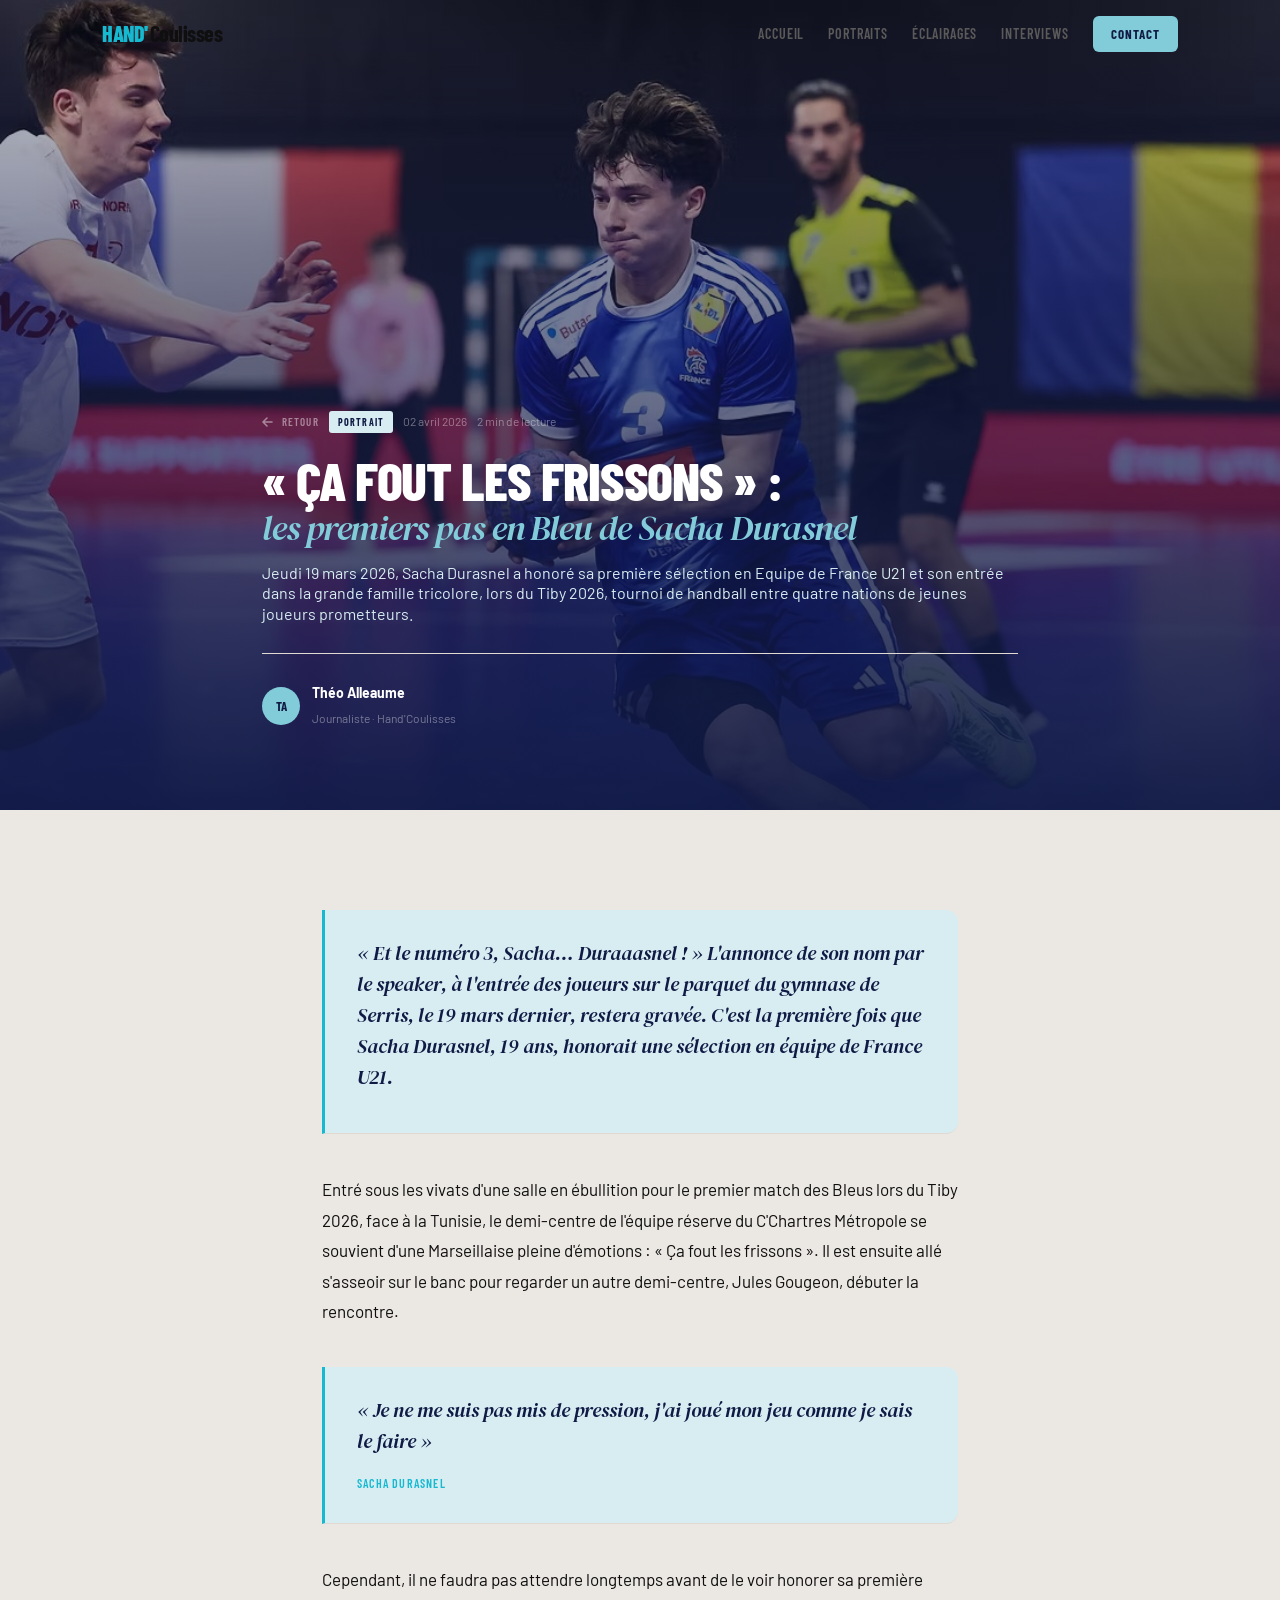
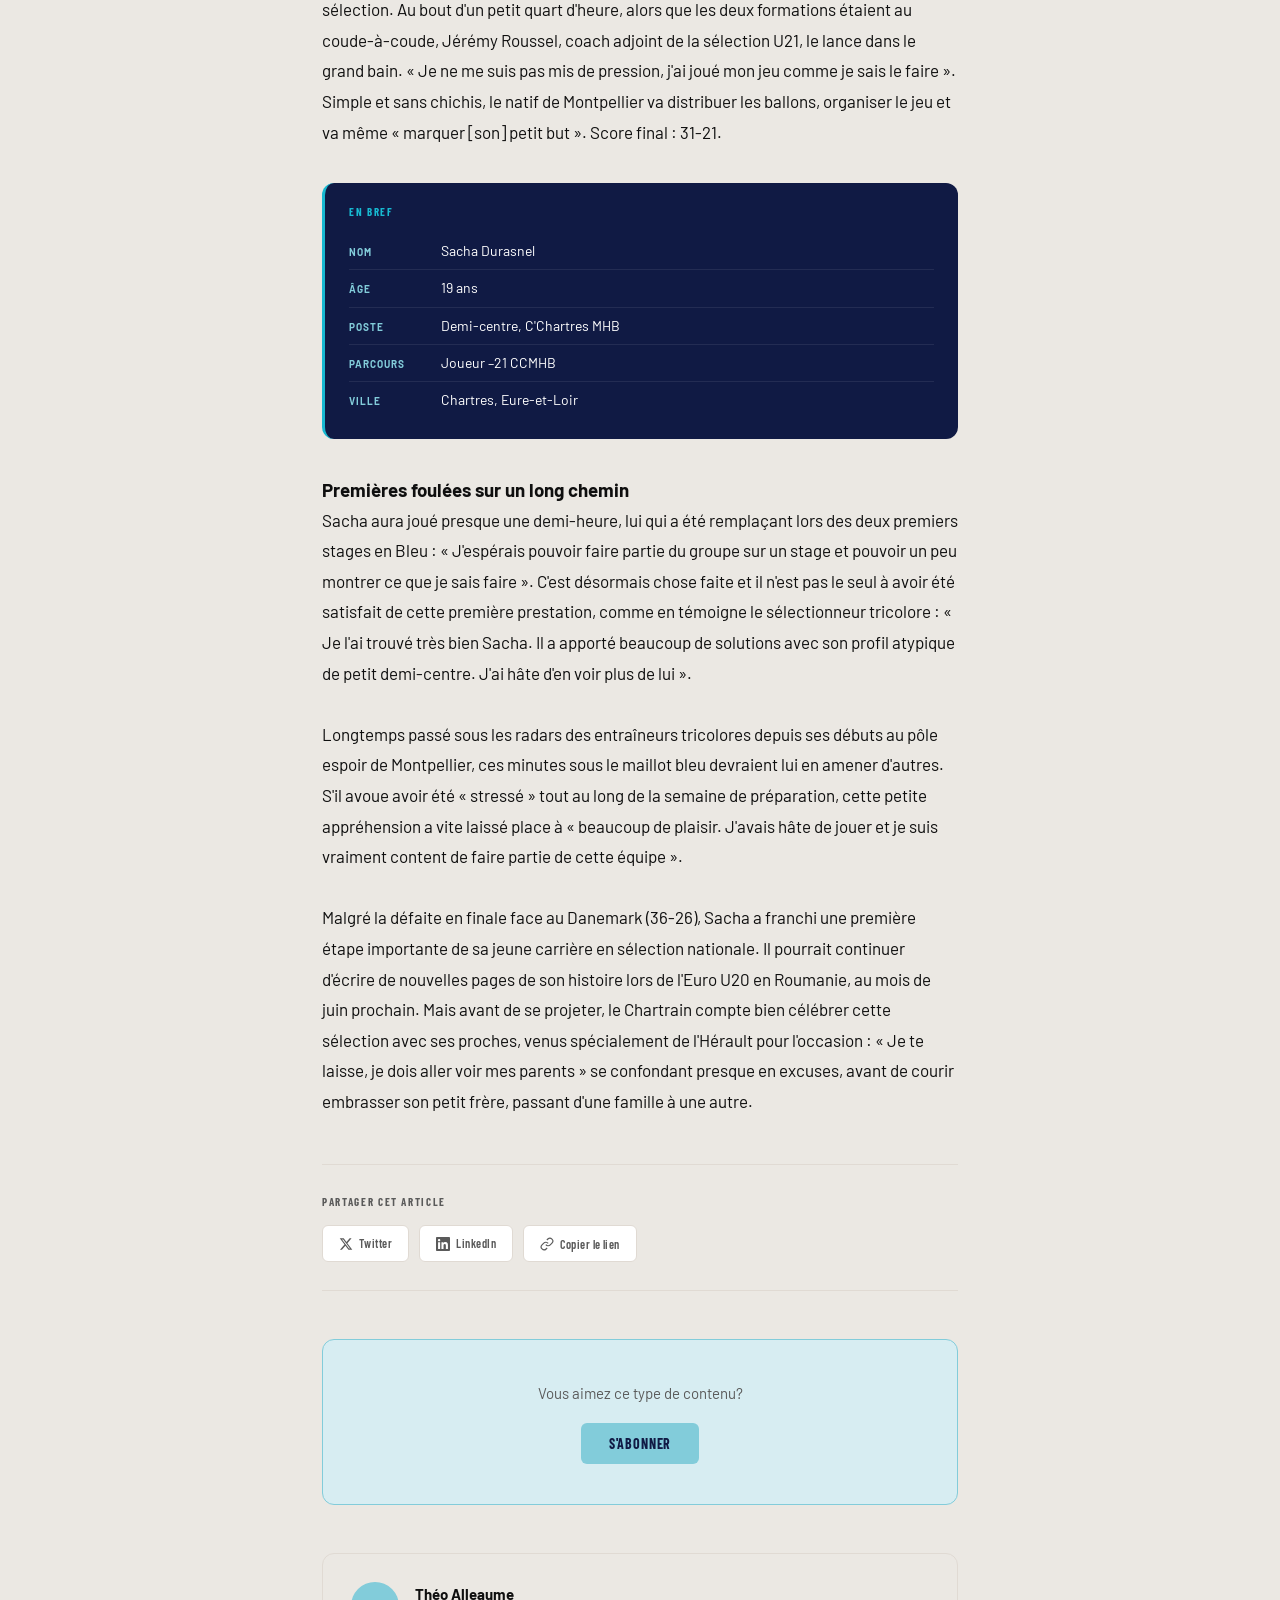
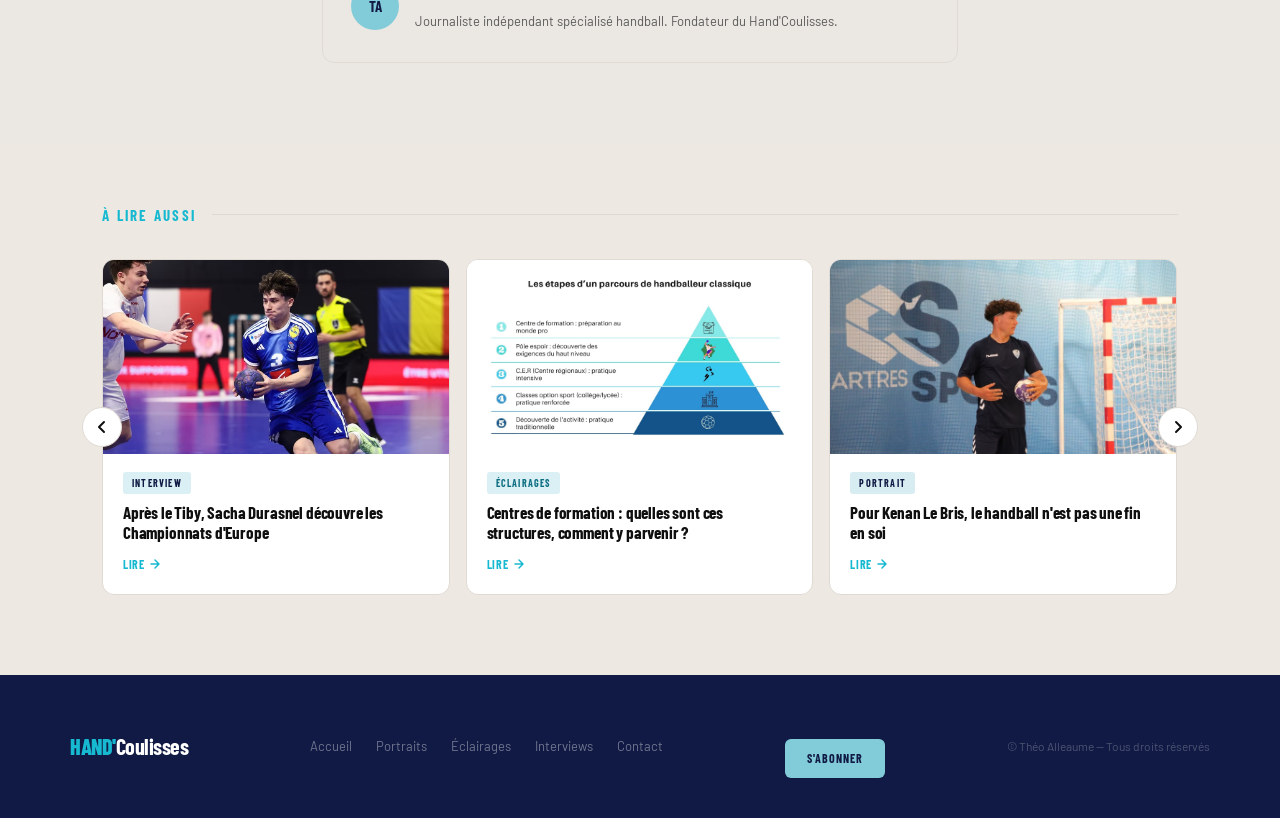
<file: sacha-durasnel-equipe-france.html>
<!DOCTYPE html>
<html lang="fr">
<head>
  <meta charset="UTF-8">
  <meta name="viewport" content="width=device-width, initial-scale=1.0">
  <title>Sacha Durasnel — Hand'Coulisses</title>
  <meta name="description" content="Jeudi 19 mars 2026, Sacha Durasnel a honoré sa première sélection en Equipe de France U21 lors du Tiby 2026. Récit.">

  <meta property="og:title" content="« Ça fout les frissons » : les premiers pas en Bleu de Sacha Durasnel">
  <meta property="og:description" content="Sacha Durasnel a honoré sa première sélection en Equipe de France U21 lors du Tiby 2026.">
  <meta property="og:type" content="article">
  <meta property="og:image" content="https://handcoulisses.fr/assets/images/Sacha-Durasnel-EDF.jpeg">

  <link rel="preconnect" href="https://fonts.googleapis.com">
  <link rel="preconnect" href="https://fonts.gstatic.com" crossorigin>
  <link href="https://fonts.googleapis.com/css2?family=Barlow+Condensed:ital,wght@0,400;0,600;0,700;0,800;1,700&family=Barlow:wght@400;500&family=DM+Serif+Display:ital@0;1&display=swap" rel="stylesheet">

  <link rel="stylesheet" href="assets/css/style.css">

  <script src="assets/js/datalayer.js"></script>

  <script>
    (function(w,d,s,l,i){w[l]=w[l]||[];w[l].push({'gtm.start':
    new Date().getTime(),event:'gtm.js'});var f=d.getElementsByTagName(s)[0],
    j=d.createElement(s),dl=l!='dataLayer'?'&l='+l:'';j.async=true;j.src=
    'https://www.googletagmanager.com/gtm.js?id='+i+dl;f.parentNode.insertBefore(j,f);
    })(window,document,'script','dataLayer','GTM-XXXXXXX');
  </script>
</head>
<body class="article-page">

  <noscript>
    <iframe src="https://www.googletagmanager.com/ns.html?id=GTM-XXXXXXX"
    height="0" width="0" style="display:none;visibility:hidden"></iframe>
  </noscript>

  <header class="header" id="header">
    <div class="header-inner">
      <a href="index.html" class="logo">
        <span class="logo-hand">HAND'</span><span class="logo-theo">Coulisses</span>
      </a>
      <nav class="nav-links">
        <a href="index.html" class="nav-link">Accueil</a>
        <a href="portraits.html" class="nav-link">Portraits</a>
        <a href="eclairages.html" class="nav-link">Éclairages</a>
        <a href="interviews.html" class="nav-link">Interviews</a>
        <a href="contact.html" class="nav-cta">Contact</a>
      </nav>
      <button class="burger" id="burger" aria-label="Menu">
        <span></span><span></span><span></span>
      </button>
    </div>
    <div class="reading-bar" id="readingBar"></div>
  </header>

  <div class="nav-overlay" id="navOverlay">
    <button class="nav-overlay-close" id="navOverlayClose">&times;</button>
    <a href="index.html" class="nav-link">Accueil</a>
    <a href="portraits.html" class="nav-link">Portraits</a>
    <a href="eclairages.html" class="nav-link">Éclairages</a>
    <a href="interviews.html" class="nav-link">Interviews</a>
    <a href="contact.html" class="nav-cta">Contact</a>
  </div>

  <!-- ── HERO ARTICLE ── -->
  <div class="article-hero">
    <div class="article-hero-img">
      <div class="article-hero-placeholder" aria-hidden="true">
        <svg width="64" height="64" viewBox="0 0 64 64" fill="none"><circle cx="32" cy="32" r="24" stroke="currentColor" stroke-width="1.5"/><path d="M20 32 L32 20 L44 32 L32 44 Z" stroke="currentColor" stroke-width="1.5" fill="none"/><circle cx="32" cy="32" r="4" fill="currentColor"/></svg>
        <span><img src="assets/images/Sacha-Durasnel-EDF.jpeg" alt="Sacha Durasnel"></span>
      </div>
      <div class="article-hero-overlay"></div>
    </div>
    <div class="article-hero-content fade-in">
      <div class="article-meta article-meta--hero">
        <a href="index.html" class="back-link">
          <svg width="14" height="14" viewBox="0 0 14 14" fill="none"><path d="M10 7H2M5 3L1 7l4 4" stroke="currentColor" stroke-width="1.6" stroke-linecap="round" stroke-linejoin="round"/></svg>
          Retour
        </a>
        <span class="tag tag--portrait">Portrait</span>
        <span class="meta-date">02 avril 2026</span>
        <span class="meta-read">2 min de lecture</span>
      </div>
      <h1 class="article-hero-title fade-in delay-1">
        « Ça fout les frissons » :<br><em>les premiers pas en Bleu de Sacha Durasnel</em>
      </h1>
      <p class="article-intro fade-in delay-2">
        Jeudi 19 mars 2026, Sacha Durasnel a honoré sa première sélection en Equipe de France U21 et son entrée dans la grande famille tricolore, 
        lors du Tiby 2026, tournoi de handball entre quatre nations de jeunes joueurs prometteurs. 
      </p>
      <div class="article-hero-author fade-in delay-3">
        <div class="author-avatar">TA</div>
        <div>
          <strong>Théo Alleaume</strong>
          <span>Journaliste · Hand'Coulisses</span>
        </div>
      </div>
    </div>
  </div>

  <!-- ── CORPS DE L'ARTICLE ── -->
  <main class="article-body" id="articleBody">
    <div class="article-container">

      <blockquote class="article-quote reveal">
        <p>« Et le numéro 3, Sacha… Duraaasnel ! » L'annonce de son nom par le speaker, à l'entrée des joueurs sur le parquet du gymnase de Serris, 
          le 19 mars dernier, restera gravée. C'est la première fois que Sacha Durasnel, 19 ans, honorait une sélection en équipe de France U21. </p>
      </blockquote>

      <p class="reveal">
        Entré sous les vivats d'une salle en ébullition pour le premier match des Bleus lors du Tiby 2026, face à la Tunisie, 
        le demi-centre de l'équipe réserve du C'Chartres Métropole se souvient d'une Marseillaise pleine d'émotions : 
        « Ça fout les frissons ». Il est ensuite allé s'asseoir sur le banc pour regarder un autre demi-centre, Jules Gougeon, débuter la rencontre.
      </p>

      <blockquote class="article-quote reveal">
        <p>« Je ne me suis pas mis de pression, j'ai joué mon jeu comme je sais le faire »</p>
        <cite>Sacha Durasnel</cite>
      </blockquote>

      <p class="reveal">
        Cependant, il ne faudra pas attendre longtemps avant de le voir honorer sa première sélection. 
        Au bout d'un petit quart d'heure, alors que les deux formations étaient au coude-à-coude, Jérémy Roussel, coach adjoint de la sélection U21, 
        le lance dans le grand bain. « Je ne me suis pas mis de pression, j'ai joué mon jeu comme je sais le faire ». 
        Simple et sans chichis, le natif de Montpellier va distribuer les ballons, organiser le jeu et va même 
        « marquer [son] petit but ». Score final : 31-21. 
      </p>

      <div class="article-factbox reveal">
        <div class="factbox-title">En bref</div>
        <ul>
          <li><strong>Nom</strong> Sacha Durasnel</li>
          <li><strong>Âge</strong> 19 ans</li>
          <li><strong>Poste</strong> Demi-centre, C'Chartres MHB</li>
          <li><strong>Parcours</strong> Joueur –21 CCMHB</li>
          <li><strong>Ville</strong> Chartres, Eure-et-Loir</li>
        </ul>
      </div>

      <h3 class="reveal">Premières foulées sur un long chemin</h3>

      <p class="reveal">
        Sacha aura joué presque une demi-heure, lui qui a été remplaçant lors des deux premiers stages en Bleu : 
        « J'espérais pouvoir faire partie du groupe sur un stage et pouvoir un peu montrer ce que je sais faire ». 
        C'est désormais chose faite et il n'est pas le seul à avoir été satisfait de cette première prestation, 
        comme en témoigne le sélectionneur tricolore : « Je l'ai trouvé très bien Sacha. Il a apporté beaucoup de solutions avec son profil atypique 
        de petit demi-centre. J'ai hâte d'en voir plus de lui ». 
        <br><br>
        Longtemps passé sous les radars des entraîneurs tricolores depuis ses débuts au pôle espoir de Montpellier, 
        ces minutes sous le maillot bleu devraient lui en amener d'autres. S'il avoue avoir été « stressé » tout au long de la semaine de préparation, 
        cette petite appréhension a vite laissé place à « beaucoup de plaisir. J'avais hâte de jouer et je suis vraiment content de faire partie 
        de cette équipe ». 
        <br><br>
        Malgré la défaite en finale face au Danemark (36-26), Sacha a franchi une première étape importante de sa jeune carrière en sélection nationale. 
        Il pourrait continuer d'écrire de nouvelles pages de son histoire lors de l'Euro U20 en Roumanie, au mois de juin prochain. 
        Mais avant de se projeter, le Chartrain compte bien célébrer cette sélection avec ses proches, venus spécialement de l'Hérault pour l'occasion : 
        « Je te laisse, je dois aller voir mes parents » se confondant presque en excuses, avant de courir embrasser son petit frère, 
        passant d'une famille à une autre.
      </p>

      <!-- Partage social -->
      <div class="share-section reveal">
        <div class="share-label">Partager cet article</div>
        <div class="share-buttons">
          <a href="https://twitter.com/intent/tweet?text=%C2%AB%20%C3%87a%20fout%20les%20frissons%20%C2%BB%20%3A%20les%20premiers%20pas%20en%20Bleu%20de%20Sacha%20Durasnel&url=https://handcoulisses.fr/sacha-durasnel-equipe-france.html" target="_blank" rel="noopener" class="share-btn">
            <svg width="14" height="14" viewBox="0 0 24 24" fill="currentColor"><path d="M18.244 2.25h3.308l-7.227 8.26 8.502 11.24H16.17l-5.214-6.817L4.99 21.75H1.68l7.73-8.835L1.254 2.25H8.08l4.713 6.231zm-1.161 17.52h1.833L7.084 4.126H5.117z"/></svg>
            Twitter
          </a>
          <a href="https://www.linkedin.com/sharing/share-offsite/?url=https://handcoulisses.fr/sacha-durasnel-equipe-france.html" target="_blank" rel="noopener" class="share-btn">
            <svg width="14" height="14" viewBox="0 0 24 24" fill="currentColor"><path d="M20.447 20.452h-3.554v-5.569c0-1.328-.027-3.037-1.852-3.037-1.853 0-2.136 1.445-2.136 2.939v5.667H9.351V9h3.414v1.561h.046c.477-.9 1.637-1.85 3.37-1.85 3.601 0 4.267 2.37 4.267 5.455v6.286zM5.337 7.433c-1.144 0-2.063-.926-2.063-2.065 0-1.138.92-2.063 2.063-2.063 1.14 0 2.064.925 2.064 2.063 0 1.139-.925 2.065-2.064 2.065zm1.782 13.019H3.555V9h3.564v11.452zM22.225 0H1.771C.792 0 0 .774 0 1.729v20.542C0 23.227.792 24 1.771 24h20.451C23.2 24 24 23.227 24 22.271V1.729C24 .774 23.2 0 22.222 0h.003z"/></svg>
            LinkedIn
          </a>
          <button class="share-btn" onclick="navigator.clipboard.writeText('https://handcoulisses.fr/sacha-durasnel-equipe-france.html').then(()=>{this.innerHTML='Copié !';setTimeout(()=>{this.innerHTML='Copier le lien'},2000)})">
            <svg width="14" height="14" viewBox="0 0 24 24" fill="none" stroke="currentColor" stroke-width="2"><path d="M10 13a5 5 0 0 0 7.54.54l3-3a5 5 0 0 0-7.07-7.07l-1.72 1.71"/><path d="M14 11a5 5 0 0 0-7.54-.54l-3 3a5 5 0 0 0 7.07 7.07l1.71-1.71"/></svg>
            Copier le lien
          </button>
        </div>
      </div>

      <!-- CTA abonnement -->
      <div class="article-cta reveal">
        <p>Vous aimez ce type de contenu?</p>
        <button class="cta subscribe" onclick="dataLayer.push({event:'clic_abonnement', article_title:'Sacha Durasnel - EDF', page_type:'article'})">
          S'abonner
        </button>
      </div>

      <!-- Auteur -->
      <div class="article-author-block reveal">
        <div class="author-avatar author-avatar--lg">TA</div>
        <div>
          <strong>Théo Alleaume</strong>
          <p>Journaliste indépendant spécialisé handball. Fondateur du Hand'Coulisses.</p>
        </div>
      </div>

    </div>
  </main>

  <!-- ── ARTICLES LIÉS ── -->
  <section class="section-related">
    <div class="container">
      <div class="section-header reveal">
        <span class="section-tag">À lire aussi</span>
        <div class="section-line"></div>
      </div>
      <div class="carousel">
        <button class="carousel-arrow carousel-arrow--prev" aria-label="Précédent">
          <svg width="16" height="16" viewBox="0 0 16 16" fill="none"><path d="M10 3l-5 5 5 5" stroke="currentColor" stroke-width="2" stroke-linecap="round" stroke-linejoin="round"/></svg>
        </button>
        <div class="carousel-track">
          <article class="article-card reveal" data-delay="0">
            <a href="durasnel-euro-interviews.html" class="card-img-link">
              <div class="card-img"><img src="assets/images/Sacha-Durasnel-EDF.jpeg" alt="Sacha Durasnel"></div>
            </a>
            <div class="card-body">
              <span class="tag tag--interview">Interview</span>
              <h3 class="card-title"><a href="durasnel-euro-interviews.html">Après le Tiby, Sacha Durasnel découvre les Championnats d'Europe</a></h3>
              <a href="durasnel-euro-interviews.html" class="card-link">Lire <svg width="12" height="12" viewBox="0 0 12 12" fill="none"><path d="M2 6h8M6 2l4 4-4 4" stroke="currentColor" stroke-width="1.5" stroke-linecap="round" stroke-linejoin="round"/></svg></a>
            </div>
          </article>
          <article class="article-card reveal" data-delay="1">
            <a href="centre-formation-eclairage.html" class="card-img-link">
              <div class="card-img"><img src="assets/images/Presentation-CF.jpg" alt="Centres de formation"></div>
            </a>
            <div class="card-body">
              <span class="tag tag--éclairages">Éclairages</span>
              <h3 class="card-title"><a href="centre-formation-eclairage.html">Centres de formation : quelles sont ces structures, comment y parvenir ?</a></h3>
              <a href="centre-formation-eclairage.html" class="card-link">Lire <svg width="12" height="12" viewBox="0 0 12 12" fill="none"><path d="M2 6h8M6 2l4 4-4 4" stroke="currentColor" stroke-width="1.5" stroke-linecap="round" stroke-linejoin="round"/></svg></a>
            </div>
          </article>
          <article class="article-card reveal" data-delay="2">
            <a href="kenan-le-bris-portrait.html" class="card-img-link">
              <div class="card-img"><img src="assets/images/KenanLeBris-CCMHB.avif" alt="Kenan Le Bris"></div>
            </a>
            <div class="card-body">
              <span class="tag tag--portrait">Portrait</span>
              <h3 class="card-title"><a href="kenan-le-bris-portrait.html">Pour Kenan Le Bris, le handball n'est pas une fin en soi</a></h3>
              <a href="kenan-le-bris-portrait.html" class="card-link">Lire <svg width="12" height="12" viewBox="0 0 12 12" fill="none"><path d="M2 6h8M6 2l4 4-4 4" stroke="currentColor" stroke-width="1.5" stroke-linecap="round" stroke-linejoin="round"/></svg></a>
            </div>
          </article>
          <article class="article-card reveal" data-delay="3">
            <a href="luka-mitrovic-interview.html" class="card-img-link">
              <div class="card-img img-pos-top"><img src="assets/images/Luka-Mitrovic-CCMHB.jpeg" alt="Luka Mitrović"></div>
            </a>
            <div class="card-body">
              <span class="tag tag--interview">Interview</span>
              <h3 class="card-title"><a href="luka-mitrovic-interview.html">Luka Mitrović, partenaire d’entraînement, suit les traces de son père</a></h3>
              <a href="luka-mitrovic-interview.html" class="card-link">Lire <svg width="12" height="12" viewBox="0 0 12 12" fill="none"><path d="M2 6h8M6 2l4 4-4 4" stroke="currentColor" stroke-width="1.5" stroke-linecap="round" stroke-linejoin="round"/></svg></a>
            </div>
          </article>
                    <article class="article-card reveal" data-delay="4">
            <a href="seance-video-eclairage.html" class="card-img-link">
              <div class="card-img card-img--video"><img src="assets/images/seance-video-poster.jpg" alt="Séance vidéo Chartres"></div>
            </a>
            <div class="card-body">
              <span class="tag tag--éclairages">Éclairages</span>
              <h3 class="card-title"><a href="seance-video-eclairage.html">Décryptage : comment se déroule une séance vidéo avant une rencontre du week-end ?</a></h3>
              <a href="seance-video-eclairage.html" class="card-link">Lire <svg width="12" height="12" viewBox="0 0 12 12" fill="none"><path d="M2 6h8M6 2l4 4-4 4" stroke="currentColor" stroke-width="1.5" stroke-linecap="round" stroke-linejoin="round"/></svg></a>
            </div>
          </article>
                    <article class="article-card reveal" data-delay="5">
            <a href="avenir-formation-talents-eclairage.html" class="card-img-link">
              <div class="card-img"><img src="assets/images/image_quelavpourlescfs.jpg" alt="Formation des talents"></div>
            </a>
            <div class="card-body">
              <span class="tag tag--éclairages">Éclairages</span>
              <h3 class="card-title"><a href="avenir-formation-talents-eclairage.html">Quel avenir pour la formation des talents ?</a></h3>
              <a href="avenir-formation-talents-eclairage.html" class="card-link">Lire <svg width="12" height="12" viewBox="0 0 12 12" fill="none"><path d="M2 6h8M6 2l4 4-4 4" stroke="currentColor" stroke-width="1.5" stroke-linecap="round" stroke-linejoin="round"/></svg></a>
            </div>
          </article>
          <article class="article-card reveal" data-delay="6">
            <a href="portraits.html" class="card-img-link">
              <div class="card-img"><div class="card-img-placeholder"><svg width="32" height="32" viewBox="0 0 32 32" fill="none"><circle cx="16" cy="16" r="12" stroke="currentColor" stroke-width="1.2"/><path d="M10 16 L16 10 L22 16 L16 22 Z" stroke="currentColor" stroke-width="1.2" fill="none"/></svg></div></div>
            </a>
            <div class="card-body">
              <span class="tag tag--portrait">Portrait</span>
              <h3 class="card-title"><a href="portraits.html">Tous les portraits</a></h3>
              <a href="portraits.html" class="card-link">Voir <svg width="12" height="12" viewBox="0 0 12 12" fill="none"><path d="M2 6h8M6 2l4 4-4 4" stroke="currentColor" stroke-width="1.5" stroke-linecap="round" stroke-linejoin="round"/></svg></a>
            </div>
          </article>
        </div>
        <button class="carousel-arrow carousel-arrow--next" aria-label="Suivant">
          <svg width="16" height="16" viewBox="0 0 16 16" fill="none"><path d="M6 3l5 5-5 5" stroke="currentColor" stroke-width="2" stroke-linecap="round" stroke-linejoin="round"/></svg>
        </button>
      </div>
    </div>
  </section>

  <footer class="footer">
    <div class="footer-inner">
      <div class="footer-logo">
        <span class="logo-hand">HAND'</span><span class="logo-theo">Coulisses</span>
      </div>
      <nav class="footer-nav">
        <a href="index.html">Accueil</a>
        <a href="portraits.html">Portraits</a>
        <a href="eclairages.html">Éclairages</a>
        <a href="interviews.html">Interviews</a>
        <a href="contact.html">Contact</a>
      </nav>
      <a href="contact.html" class="footer-cta">S'abonner</a>
      <p class="footer-copy">© Théo Alleaume — Tous droits réservés</p>
    </div>
  </footer>

  <script src="assets/js/main.js"></script>

  <script>
    dataLayer.push({
      page_type: "article",
      content_type: "portrait",
      sport: "handball",
      article_category: "selection",
      article_author: "Théo Alleaume",
      article_title: "Sacha Durasnel - EDF"
    });
  </script>

</body>
</html>
</file>
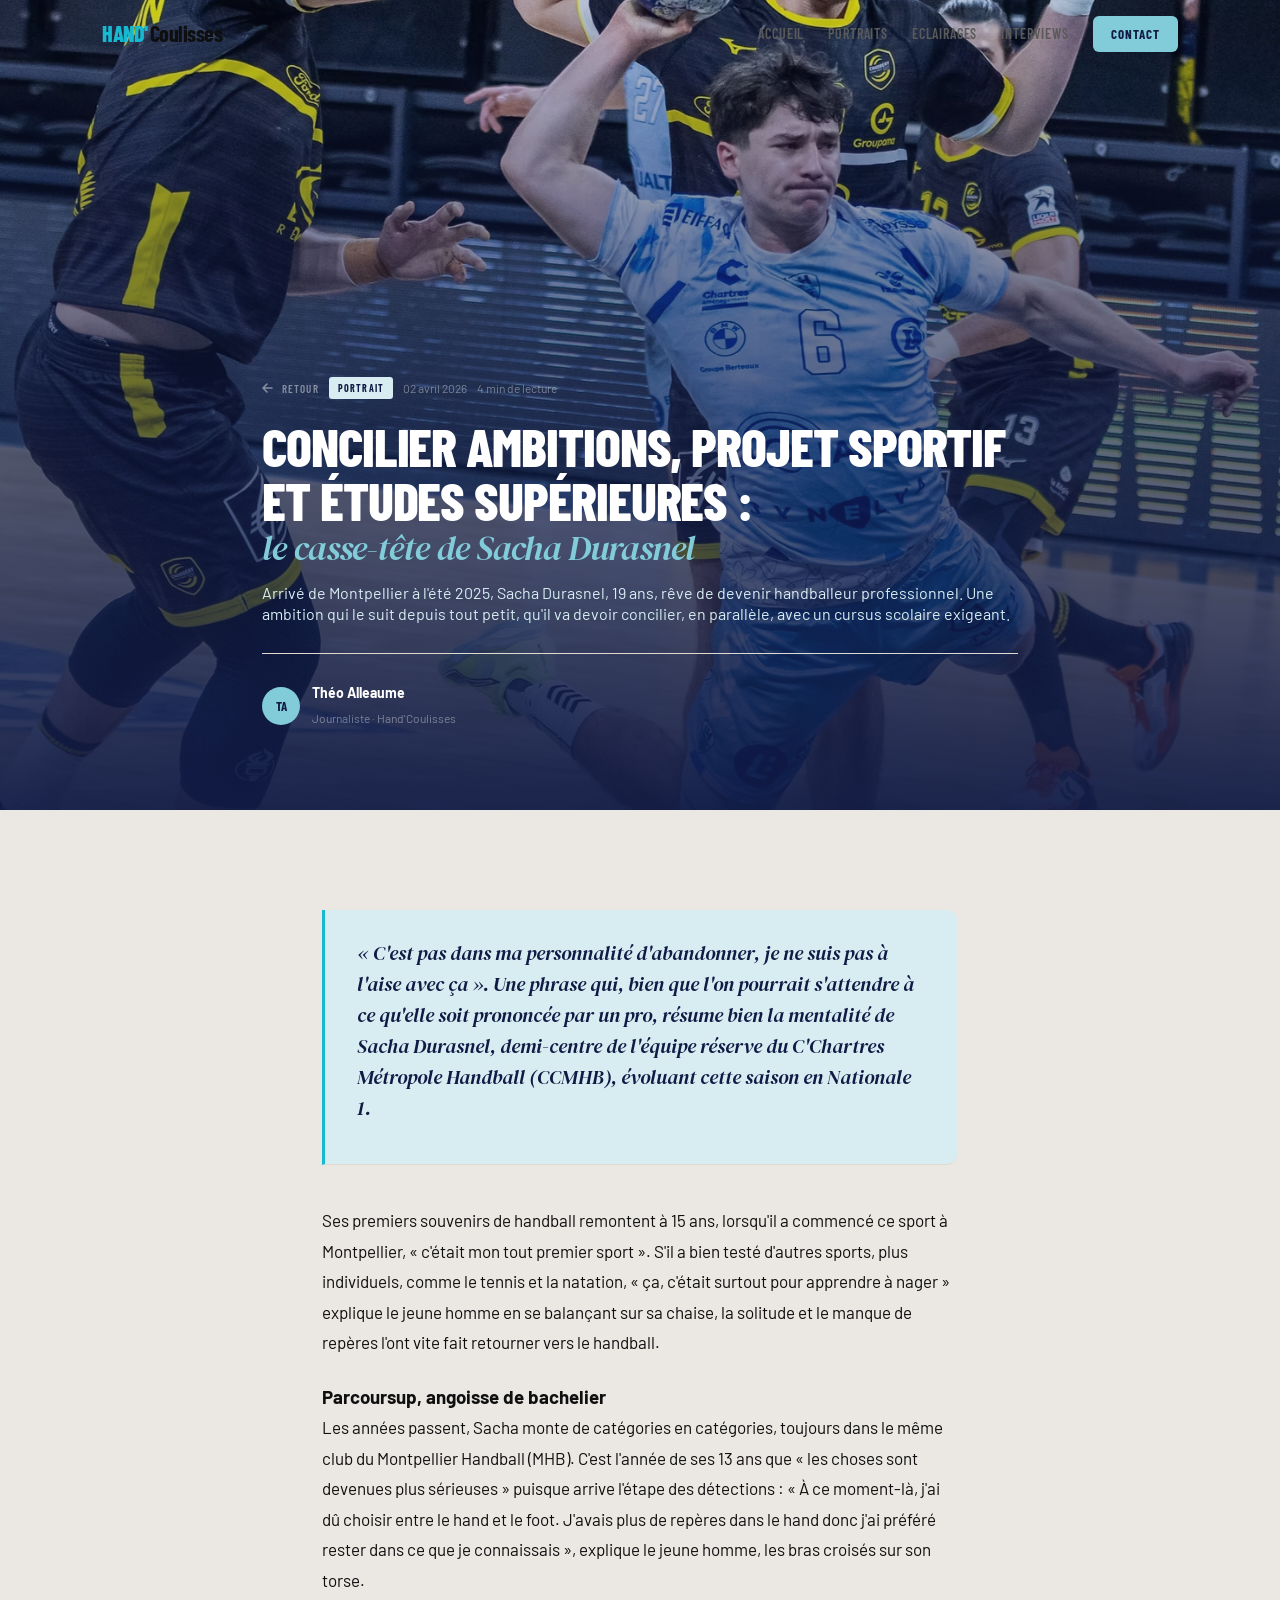
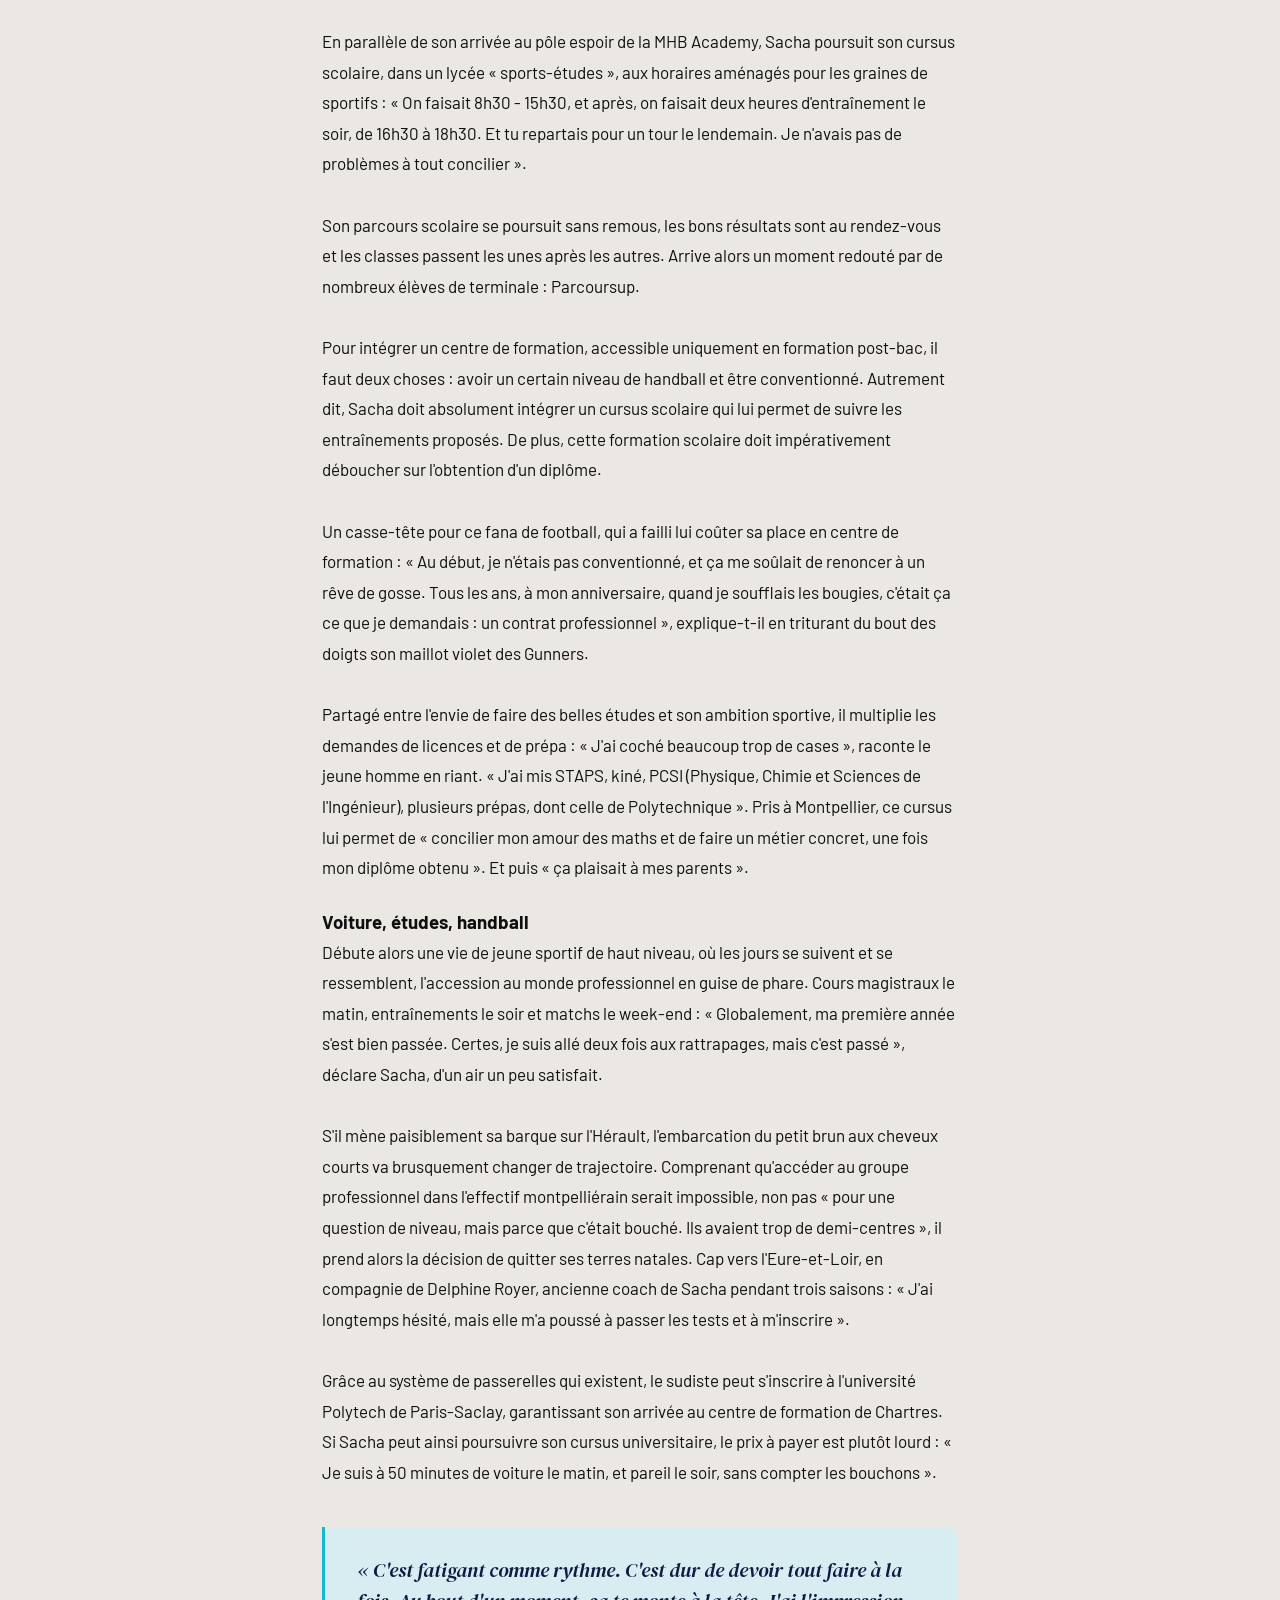
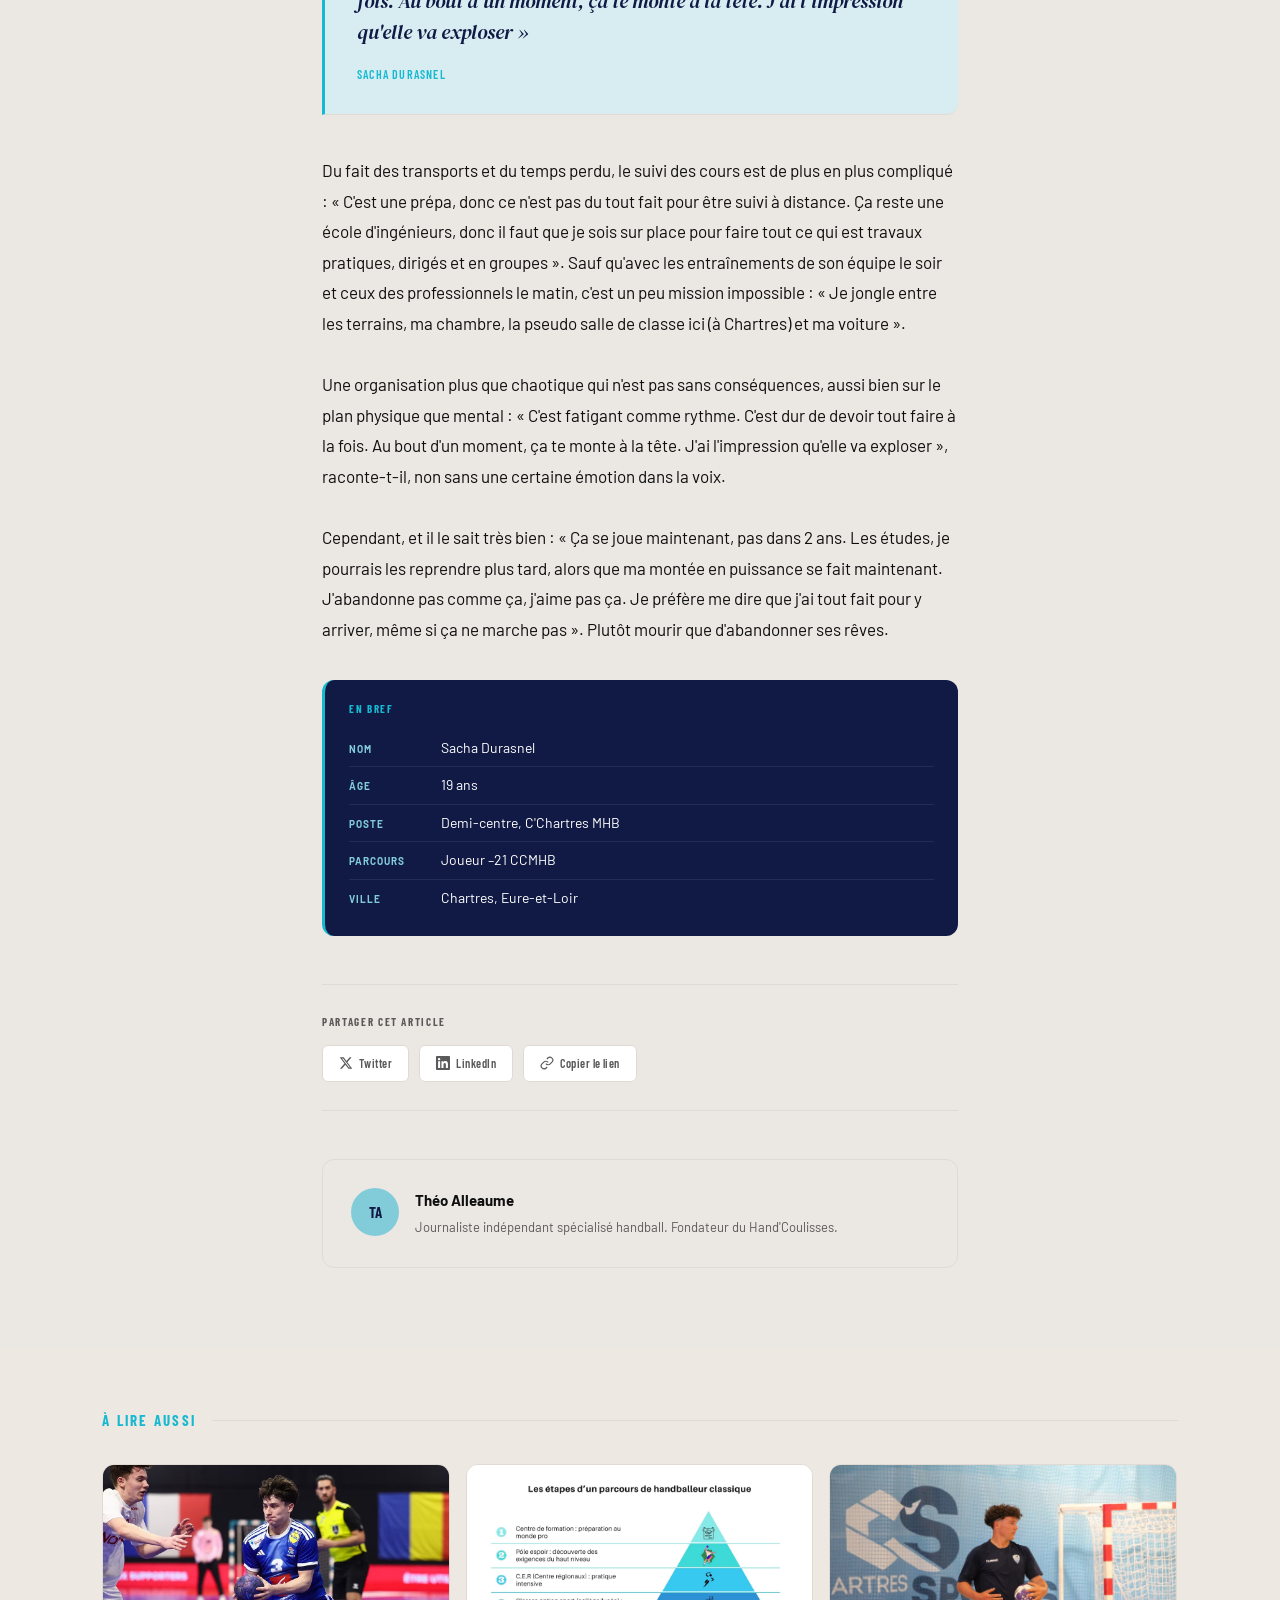
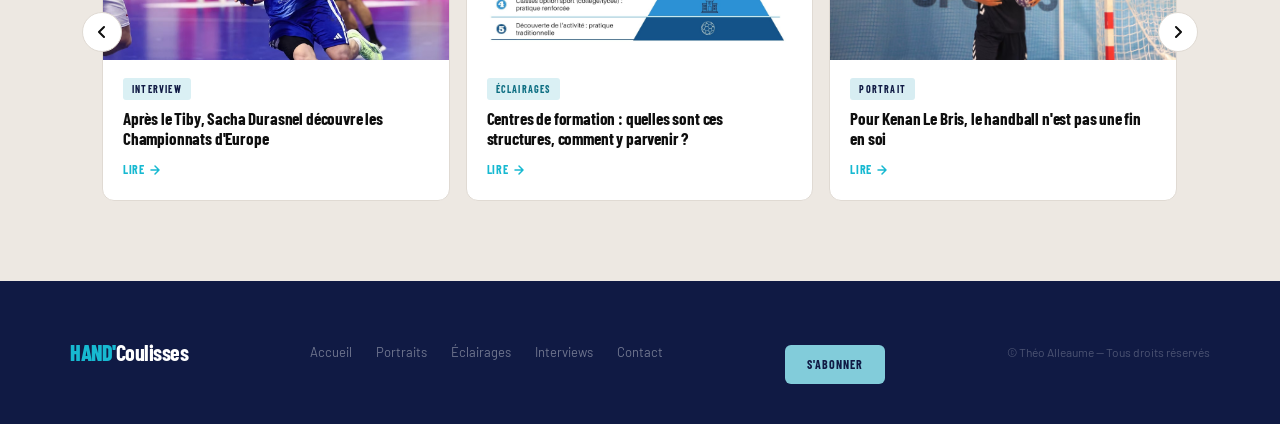
<file: sacha-durasnel-portrait.html>
<!DOCTYPE html>
<html lang="fr">
<head>
  <meta charset="UTF-8">
  <meta name="viewport" content="width=device-width, initial-scale=1.0">
  <title>Sacha Durasnel — Hand'Coulisses</title>
  <meta name="description" content="Arrivé de Montpellier à l'été 2025, Sacha Durasnel, 19 ans, rêve de devenir handballeur professionnel tout en poursuivant des études supérieures exigeantes.">

  <meta property="og:title" content="Concilier ambitions, projet sportif et études supérieures : le casse-tête de Sacha Durasnel">
  <meta property="og:description" content="Sacha Durasnel, 19 ans, rêve de devenir handballeur professionnel tout en poursuivant des études supérieures exigeantes.">
  <meta property="og:type" content="article">
  <meta property="og:image" content="https://handcoulisses.fr/assets/images/Sacha-Durasnel-CCMHB.avif">

  <link rel="preconnect" href="https://fonts.googleapis.com">
  <link rel="preconnect" href="https://fonts.gstatic.com" crossorigin>
  <link href="https://fonts.googleapis.com/css2?family=Barlow+Condensed:ital,wght@0,400;0,600;0,700;0,800;1,700&family=Barlow:wght@400;500&family=DM+Serif+Display:ital@0;1&display=swap" rel="stylesheet">

  <link rel="stylesheet" href="assets/css/style.css">

  <script src="assets/js/datalayer.js"></script>

  <script>
    (function(w,d,s,l,i){w[l]=w[l]||[];w[l].push({'gtm.start':
    new Date().getTime(),event:'gtm.js'});var f=d.getElementsByTagName(s)[0],
    j=d.createElement(s),dl=l!='dataLayer'?'&l='+l:'';j.async=true;j.src=
    'https://www.googletagmanager.com/gtm.js?id='+i+dl;f.parentNode.insertBefore(j,f);
    })(window,document,'script','dataLayer','GTM-XXXXXXX');
  </script>
</head>
<body class="article-page">

  <noscript>
    <iframe src="https://www.googletagmanager.com/ns.html?id=GTM-XXXXXXX"
    height="0" width="0" style="display:none;visibility:hidden"></iframe>
  </noscript>

  <header class="header" id="header">
    <div class="header-inner">
      <a href="index.html" class="logo">
        <span class="logo-hand">HAND'</span><span class="logo-theo">Coulisses</span>
      </a>
      <nav class="nav-links">
        <a href="index.html" class="nav-link">Accueil</a>
        <a href="portraits.html" class="nav-link">Portraits</a>
        <a href="eclairages.html" class="nav-link">Éclairages</a>
        <a href="interviews.html" class="nav-link">Interviews</a>
        <a href="contact.html" class="nav-cta">Contact</a>
      </nav>
      <button class="burger" id="burger" aria-label="Menu">
        <span></span><span></span><span></span>
      </button>
    </div>
    <div class="reading-bar" id="readingBar"></div>
  </header>

  <div class="nav-overlay" id="navOverlay">
    <button class="nav-overlay-close" id="navOverlayClose">&times;</button>
    <a href="index.html" class="nav-link">Accueil</a>
    <a href="portraits.html" class="nav-link">Portraits</a>
    <a href="eclairages.html" class="nav-link">Éclairages</a>
    <a href="interviews.html" class="nav-link">Interviews</a>
    <a href="contact.html" class="nav-cta">Contact</a>
  </div>

  <!-- ── HERO ARTICLE ── -->
  <div class="article-hero">
    <div class="article-hero-img">
      <div class="article-hero-placeholder" aria-hidden="true">
        <svg width="64" height="64" viewBox="0 0 64 64" fill="none"><circle cx="32" cy="32" r="24" stroke="currentColor" stroke-width="1.5"/><path d="M20 32 L32 20 L44 32 L32 44 Z" stroke="currentColor" stroke-width="1.5" fill="none"/><circle cx="32" cy="32" r="4" fill="currentColor"/></svg>
        <span><img src="assets/images/Sacha-Durasnel-CCMHB.avif" alt="Sacha Durasnel"></span>
      </div>
      <div class="article-hero-overlay"></div>
    </div>
    <div class="article-hero-content fade-in">
      <div class="article-meta article-meta--hero">
        <a href="index.html" class="back-link">
          <svg width="14" height="14" viewBox="0 0 14 14" fill="none"><path d="M10 7H2M5 3L1 7l4 4" stroke="currentColor" stroke-width="1.6" stroke-linecap="round" stroke-linejoin="round"/></svg>
          Retour
        </a>
        <span class="tag tag--portrait">Portrait</span>
        <span class="meta-date">02 avril 2026</span>
        <span class="meta-read">4 min de lecture</span>
      </div>
      <h1 class="article-hero-title fade-in delay-1">
        Concilier ambitions, projet sportif et études supérieures : <br><em>le casse-tête de Sacha Durasnel</em>
      </h1>
      <p class="article-intro fade-in delay-2">
        Arrivé de Montpellier à l'été 2025, Sacha Durasnel, 19 ans, rêve de devenir handballeur professionnel. 
        Une ambition qui le suit depuis tout petit, qu'il va devoir concilier, en parallèle, avec un cursus scolaire exigeant.
      </p>
      <div class="article-hero-author fade-in delay-3">
        <div class="author-avatar">TA</div>
        <div>
          <strong>Théo Alleaume</strong>
          <span>Journaliste · Hand'Coulisses</span>
        </div>
      </div>
    </div>
  </div>

  <!-- ── CORPS DE L'ARTICLE ── -->
  <main class="article-body" id="articleBody">
    <div class="article-container">

      <blockquote class="article-quote reveal">
        <p>« C'est pas dans ma personnalité d'abandonner, je ne suis pas à l'aise avec ça ». Une phrase qui, 
          bien que l'on pourrait s'attendre à ce qu'elle soit prononcée par un pro, résume bien la mentalité de Sacha Durasnel, 
          demi-centre de l'équipe réserve du C'Chartres Métropole Handball (CCMHB), évoluant cette saison en Nationale 1.</p>
      </blockquote>

      <p class="reveal">
        Ses premiers souvenirs de handball remontent à 15 ans, lorsqu'il a commencé ce sport à Montpellier, 
        « c'était mon tout premier sport ». S'il a bien testé d'autres sports, plus individuels, comme le tennis et la natation, 
        « ça, c'était surtout pour apprendre à nager » explique le jeune homme en se balançant sur sa chaise, la solitude et le manque de repères 
        l'ont vite fait retourner vers le handball.
      </p>

      <h3 class="reveal">Parcoursup, angoisse de bachelier</h3>

      <p class="reveal">
        Les années passent, Sacha monte de catégories en catégories, toujours dans le même club du Montpellier Handball (MHB). 
        C'est l'année de ses 13 ans que « les choses sont devenues plus sérieuses » puisque arrive l'étape des détections : 
        « À ce moment-là, j'ai dû choisir entre le hand et le foot. J'avais plus de repères dans le hand donc j'ai préféré rester dans ce que 
        je connaissais », explique le jeune homme, les bras croisés sur son torse.
        <br><br>
        En parallèle de son arrivée au pôle espoir de la MHB Academy, Sacha poursuit son cursus scolaire, dans un lycée « sports-études », 
        aux horaires aménagés pour les graines de sportifs : « On faisait 8h30 - 15h30, et après, on faisait deux heures d'entraînement le soir, 
        de 16h30 à 18h30. Et tu repartais pour un tour le lendemain. Je n'avais pas de problèmes à tout concilier ».
        <br><br>
        Son parcours scolaire se poursuit sans remous, les bons résultats sont au rendez-vous et les classes passent les unes après les autres. 
        Arrive alors un moment redouté par de nombreux élèves de terminale : Parcoursup. 
        <br><br>
        Pour intégrer un centre de formation, accessible uniquement en formation post-bac, il faut deux choses : avoir un certain niveau de handball 
        et être conventionné. Autrement dit, Sacha doit absolument intégrer un cursus scolaire qui lui permet de suivre les entraînements proposés. 
        De plus, cette formation scolaire doit impérativement déboucher sur l'obtention d'un diplôme. 
        <br><br>
        Un casse-tête pour ce fana de football, qui a failli lui coûter sa place en centre de formation : 
        « Au début, je n'étais pas conventionné, et ça me soûlait de renoncer à un rêve de gosse. Tous les ans, à mon anniversaire, 
        quand je soufflais les bougies, c'était ça ce que je demandais : un contrat professionnel », 
        explique-t-il en triturant du bout des doigts son maillot violet des Gunners. 
        <br><br>
        Partagé entre l'envie de faire des belles études et son ambition sportive, il multiplie les demandes de licences et de prépa : 
        « J'ai coché beaucoup trop de cases », raconte le jeune homme en riant. « J'ai mis STAPS, kiné, PCSI (Physique, Chimie et Sciences de l'Ingénieur),
         plusieurs prépas, dont celle de Polytechnique ». Pris à Montpellier, ce cursus lui permet de « concilier mon amour des maths 
         et de faire un métier concret, une fois mon diplôme obtenu ». Et puis « ça plaisait à mes parents ».
      </p>

      <h3 class="reveal">Voiture, études, handball</h3>

      <p class="reveal">
        Débute alors une vie de jeune sportif de haut niveau, où les jours se suivent et se ressemblent, 
        l'accession au monde professionnel en guise de phare. Cours magistraux le matin, entraînements le soir et matchs le week-end : 
        « Globalement, ma première année s'est bien passée. Certes, je suis allé deux fois aux rattrapages, mais c'est passé », 
        déclare Sacha, d'un air un peu satisfait.
        <br><br>
        S'il mène paisiblement sa barque sur l'Hérault, l'embarcation du petit brun aux cheveux courts va brusquement changer de trajectoire. 
        Comprenant qu'accéder au groupe professionnel dans l'effectif montpelliérain serait impossible, non pas « pour une question de niveau, 
        mais parce que c'était bouché. Ils avaient trop de demi-centres », il prend alors la décision de quitter ses terres natales. 
        Cap vers l'Eure-et-Loir, en compagnie de Delphine Royer, ancienne coach de Sacha pendant trois saisons : 
        « J'ai longtemps hésité, mais elle m'a poussé à passer les tests et à m'inscrire ». 
        <br><br>
        Grâce au système de passerelles qui existent, le sudiste peut s'inscrire à l'université Polytech de Paris-Saclay, 
        garantissant son arrivée au centre de formation de Chartres. Si Sacha peut ainsi poursuivre son cursus universitaire, 
        le prix à payer est plutôt lourd : « Je suis à 50 minutes de voiture le matin, et pareil le soir, sans compter les bouchons ». 
      </p>

      <blockquote class="article-quote reveal">
        <p>« C'est fatigant comme rythme. C'est dur de devoir tout faire à la fois. Au bout d'un moment, ça te monte à la tête. 
        J'ai l'impression qu'elle va exploser »</p>
        <cite>Sacha Durasnel</cite>
      </blockquote>

      <p class="reveal">
        Du fait des transports et du temps perdu, le suivi des cours est de plus en plus compliqué : 
        « C'est une prépa, donc ce n'est pas du tout fait pour être suivi à distance. Ça reste une école d'ingénieurs, 
        donc il faut que je sois sur place pour faire tout ce qui est travaux pratiques, dirigés et en groupes ». 
        Sauf qu'avec les entraînements de son équipe le soir et ceux des professionnels le matin, c'est un peu mission impossible : 
        « Je jongle entre les terrains, ma chambre, la pseudo salle de classe ici (à Chartres) et ma voiture ».
        <br><br>
        Une organisation plus que chaotique qui n'est pas sans conséquences, aussi bien sur le plan physique que mental : 
        « C'est fatigant comme rythme. C'est dur de devoir tout faire à la fois. Au bout d'un moment, ça te monte à la tête. 
        J'ai l'impression qu'elle va exploser », raconte-t-il, non sans une certaine émotion dans la voix. 
        <br><br>
        Cependant, et il le sait très bien : « Ça se joue maintenant, pas dans 2 ans. Les études, je pourrais les reprendre plus tard, 
        alors que ma montée en puissance se fait maintenant. J'abandonne pas comme ça, j'aime pas ça. 
        Je préfère me dire que j'ai tout fait pour y arriver, même si ça ne marche pas ». Plutôt mourir que d'abandonner ses rêves.
      </p>

      <div class="article-factbox reveal">
        <div class="factbox-title">En bref</div>
        <ul>
          <li><strong>Nom</strong> Sacha Durasnel</li>
          <li><strong>Âge</strong> 19 ans</li>
          <li><strong>Poste</strong> Demi-centre, C'Chartres MHB</li>
          <li><strong>Parcours</strong> Joueur –21 CCMHB</li>
          <li><strong>Ville</strong> Chartres, Eure-et-Loir</li>
        </ul>
      </div>

      <!-- Partage social -->
      <div class="share-section reveal">
        <div class="share-label">Partager cet article</div>
        <div class="share-buttons">
          <a href="https://twitter.com/intent/tweet?text=Concilier%20ambitions%2C%20projet%20sportif%20et%20%C3%A9tudes%20sup%C3%A9rieures%20%3A%20le%20casse-t%C3%AAte%20de%20Sacha%20Durasnel&url=https://handcoulisses.fr/sacha-durasnel-portrait.html" target="_blank" rel="noopener" class="share-btn">
            <svg width="14" height="14" viewBox="0 0 24 24" fill="currentColor"><path d="M18.244 2.25h3.308l-7.227 8.26 8.502 11.24H16.17l-5.214-6.817L4.99 21.75H1.68l7.73-8.835L1.254 2.25H8.08l4.713 6.231zm-1.161 17.52h1.833L7.084 4.126H5.117z"/></svg>
            Twitter
          </a>
          <a href="https://www.linkedin.com/sharing/share-offsite/?url=https://handcoulisses.fr/sacha-durasnel-portrait.html" target="_blank" rel="noopener" class="share-btn">
            <svg width="14" height="14" viewBox="0 0 24 24" fill="currentColor"><path d="M20.447 20.452h-3.554v-5.569c0-1.328-.027-3.037-1.852-3.037-1.853 0-2.136 1.445-2.136 2.939v5.667H9.351V9h3.414v1.561h.046c.477-.9 1.637-1.85 3.37-1.85 3.601 0 4.267 2.37 4.267 5.455v6.286zM5.337 7.433c-1.144 0-2.063-.926-2.063-2.065 0-1.138.92-2.063 2.063-2.063 1.14 0 2.064.925 2.064 2.063 0 1.139-.925 2.065-2.064 2.065zm1.782 13.019H3.555V9h3.564v11.452zM22.225 0H1.771C.792 0 0 .774 0 1.729v20.542C0 23.227.792 24 1.771 24h20.451C23.2 24 24 23.227 24 22.271V1.729C24 .774 23.2 0 22.222 0h.003z"/></svg>
            LinkedIn
          </a>
          <button class="share-btn" onclick="navigator.clipboard.writeText('https://handcoulisses.fr/sacha-durasnel-portrait.html').then(()=>{this.innerHTML='Copié !';setTimeout(()=>{this.innerHTML='Copier le lien'},2000)})">
            <svg width="14" height="14" viewBox="0 0 24 24" fill="none" stroke="currentColor" stroke-width="2"><path d="M10 13a5 5 0 0 0 7.54.54l3-3a5 5 0 0 0-7.07-7.07l-1.72 1.71"/><path d="M14 11a5 5 0 0 0-7.54-.54l-3 3a5 5 0 0 0 7.07 7.07l1.71-1.71"/></svg>
            Copier le lien
          </button>
        </div>
      </div>

      <!-- Auteur -->
      <div class="article-author-block reveal">
        <div class="author-avatar author-avatar--lg">TA</div>
        <div>
          <strong>Théo Alleaume</strong>
          <p>Journaliste indépendant spécialisé handball. Fondateur du Hand'Coulisses.</p>
        </div>
      </div>

    </div>
  </main>

  <!-- ── ARTICLES LIÉS ── -->
  <section class="section-related">
    <div class="container">
      <div class="section-header reveal">
        <span class="section-tag">À lire aussi</span>
        <div class="section-line"></div>
      </div>
      <div class="carousel">
        <button class="carousel-arrow carousel-arrow--prev" aria-label="Précédent">
          <svg width="16" height="16" viewBox="0 0 16 16" fill="none"><path d="M10 3l-5 5 5 5" stroke="currentColor" stroke-width="2" stroke-linecap="round" stroke-linejoin="round"/></svg>
        </button>
        <div class="carousel-track">
          <article class="article-card reveal" data-delay="0">
            <a href="durasnel-euro-interviews.html" class="card-img-link">
              <div class="card-img"><img src="assets/images/Sacha-Durasnel-EDF.jpeg" alt="Sacha Durasnel"></div>
            </a>
            <div class="card-body">
              <span class="tag tag--interview">Interview</span>
              <h3 class="card-title"><a href="durasnel-euro-interviews.html">Après le Tiby, Sacha Durasnel découvre les Championnats d'Europe</a></h3>
              <a href="durasnel-euro-interviews.html" class="card-link">Lire <svg width="12" height="12" viewBox="0 0 12 12" fill="none"><path d="M2 6h8M6 2l4 4-4 4" stroke="currentColor" stroke-width="1.5" stroke-linecap="round" stroke-linejoin="round"/></svg></a>
            </div>
          </article>
          <article class="article-card reveal" data-delay="1">
            <a href="centre-formation-eclairage.html" class="card-img-link">
              <div class="card-img"><img src="assets/images/Presentation-CF.jpg" alt="Centres de formation"></div>
            </a>
            <div class="card-body">
              <span class="tag tag--éclairages">Éclairages</span>
              <h3 class="card-title"><a href="centre-formation-eclairage.html">Centres de formation : quelles sont ces structures, comment y parvenir ?</a></h3>
              <a href="centre-formation-eclairage.html" class="card-link">Lire <svg width="12" height="12" viewBox="0 0 12 12" fill="none"><path d="M2 6h8M6 2l4 4-4 4" stroke="currentColor" stroke-width="1.5" stroke-linecap="round" stroke-linejoin="round"/></svg></a>
            </div>
          </article>
          <article class="article-card reveal" data-delay="2">
            <a href="kenan-le-bris-portrait.html" class="card-img-link">
              <div class="card-img"><img src="assets/images/KenanLeBris-CCMHB.avif" alt="Kenan Le Bris"></div>
            </a>
            <div class="card-body">
              <span class="tag tag--portrait">Portrait</span>
              <h3 class="card-title"><a href="kenan-le-bris-portrait.html">Pour Kenan Le Bris, le handball n'est pas une fin en soi</a></h3>
              <a href="kenan-le-bris-portrait.html" class="card-link">Lire <svg width="12" height="12" viewBox="0 0 12 12" fill="none"><path d="M2 6h8M6 2l4 4-4 4" stroke="currentColor" stroke-width="1.5" stroke-linecap="round" stroke-linejoin="round"/></svg></a>
            </div>
          </article>
          <article class="article-card reveal" data-delay="3">
            <a href="luka-mitrovic-interview.html" class="card-img-link">
              <div class="card-img img-pos-top"><img src="assets/images/Luka-Mitrovic-CCMHB.jpeg" alt="Luka Mitrović"></div>
            </a>
            <div class="card-body">
              <span class="tag tag--interview">Interview</span>
              <h3 class="card-title"><a href="luka-mitrovic-interview.html">Luka Mitrović, partenaire d’entraînement, suit les traces de son père</a></h3>
              <a href="luka-mitrovic-interview.html" class="card-link">Lire <svg width="12" height="12" viewBox="0 0 12 12" fill="none"><path d="M2 6h8M6 2l4 4-4 4" stroke="currentColor" stroke-width="1.5" stroke-linecap="round" stroke-linejoin="round"/></svg></a>
            </div>
          </article>
                    <article class="article-card reveal" data-delay="4">
            <a href="seance-video-eclairage.html" class="card-img-link">
              <div class="card-img card-img--video"><img src="assets/images/seance-video-poster.jpg" alt="Séance vidéo Chartres"></div>
            </a>
            <div class="card-body">
              <span class="tag tag--éclairages">Éclairages</span>
              <h3 class="card-title"><a href="seance-video-eclairage.html">Décryptage : comment se déroule une séance vidéo avant une rencontre du week-end ?</a></h3>
              <a href="seance-video-eclairage.html" class="card-link">Lire <svg width="12" height="12" viewBox="0 0 12 12" fill="none"><path d="M2 6h8M6 2l4 4-4 4" stroke="currentColor" stroke-width="1.5" stroke-linecap="round" stroke-linejoin="round"/></svg></a>
            </div>
          </article>
                    <article class="article-card reveal" data-delay="5">
            <a href="avenir-formation-talents-eclairage.html" class="card-img-link">
              <div class="card-img"><img src="assets/images/image_quelavpourlescfs.jpg" alt="Formation des talents"></div>
            </a>
            <div class="card-body">
              <span class="tag tag--éclairages">Éclairages</span>
              <h3 class="card-title"><a href="avenir-formation-talents-eclairage.html">Quel avenir pour la formation des talents ?</a></h3>
              <a href="avenir-formation-talents-eclairage.html" class="card-link">Lire <svg width="12" height="12" viewBox="0 0 12 12" fill="none"><path d="M2 6h8M6 2l4 4-4 4" stroke="currentColor" stroke-width="1.5" stroke-linecap="round" stroke-linejoin="round"/></svg></a>
            </div>
          </article>
          <article class="article-card reveal" data-delay="6">
            <a href="portraits.html" class="card-img-link">
              <div class="card-img"><div class="card-img-placeholder"><svg width="32" height="32" viewBox="0 0 32 32" fill="none"><circle cx="16" cy="16" r="12" stroke="currentColor" stroke-width="1.2"/><path d="M10 16 L16 10 L22 16 L16 22 Z" stroke="currentColor" stroke-width="1.2" fill="none"/></svg></div></div>
            </a>
            <div class="card-body">
              <span class="tag tag--portrait">Portrait</span>
              <h3 class="card-title"><a href="portraits.html">Tous les portraits</a></h3>
              <a href="portraits.html" class="card-link">Voir <svg width="12" height="12" viewBox="0 0 12 12" fill="none"><path d="M2 6h8M6 2l4 4-4 4" stroke="currentColor" stroke-width="1.5" stroke-linecap="round" stroke-linejoin="round"/></svg></a>
            </div>
          </article>
        </div>
        <button class="carousel-arrow carousel-arrow--next" aria-label="Suivant">
          <svg width="16" height="16" viewBox="0 0 16 16" fill="none"><path d="M6 3l5 5-5 5" stroke="currentColor" stroke-width="2" stroke-linecap="round" stroke-linejoin="round"/></svg>
        </button>
      </div>
    </div>
  </section>

  <footer class="footer">
    <div class="footer-inner">
      <div class="footer-logo">
        <span class="logo-hand">HAND'</span><span class="logo-theo">Coulisses</span>
      </div>
      <nav class="footer-nav">
        <a href="index.html">Accueil</a>
        <a href="portraits.html">Portraits</a>
        <a href="eclairages.html">Éclairages</a>
        <a href="interviews.html">Interviews</a>
        <a href="contact.html">Contact</a>
      </nav>
      <a href="contact.html" class="footer-cta">S'abonner</a>
      <p class="footer-copy">© Théo Alleaume — Tous droits réservés</p>
    </div>
  </footer>

  <script src="assets/js/main.js"></script>

  <script>
    dataLayer.push({
      page_type: "article",
      content_type: "portrait",
      sport: "handball",
      article_category: "formation",
      article_author: "Théo Alleaume",
      article_title: "Sacha Durasnel - portrait"
    });
  </script>

</body>
</html>
</file>
<file: assets/css/style.css>
/* ═══════════════════════════════════════════════
   Le Hand By Théo — style.css
   Univers : magazine sportif moderne
═══════════════════════════════════════════════ */

/* ── Variables ── */
:root {
  --primary:    #D7EDF2;   /* bleu très clair — fonds légers, hover subtils    */
  --primary-dk: #82CCDA;   /* bleu moyen — fonds boutons, bandeau newsletter   */
  --accent:     #101A44;   /* bleu marine foncé — hero em, slider, footer      */
  --ink:        #0f0f0f;   /* quasi-noir — TOUT le texte principal             */
  --ink-muted:  #5a5a5a;   /* gris moyen — textes secondaires                 */
  --ink-light:  #17B9D1;   /* cyan vif — liens, accents, tags, bordures        */
  --bg:         #ebe8e3;   /* fond général                                     */
  --bg-warm:    #EDE8E2;   /* fond doux — encadrés, CTA article               */
  --bg-card:    #ffffff;   /* fond cartes                                      */
  --border:     #E0DAD3;   /* bordures                                         */
  --white:      #ffffff;

  --font-display: 'Barlow Condensed', sans-serif;
  --font-body:    'Barlow', sans-serif;
  --font-serif:   'DM Serif Display', serif;

  --radius:    6px;
  --radius-lg: 12px;
  --shadow:    0 2px 20px rgba(0,0,0,0.07);
  --shadow-md: 0 8px 40px rgba(0,0,0,0.12);
}

/* ── Reset ── */
*, *::before, *::after { box-sizing: border-box; margin: 0; padding: 0; }
html { scroll-behavior: smooth; }

body {
  font-family: var(--font-body);
  background: var(--bg);
  color: var(--ink);
  line-height: 1.6;
  font-size: 16px;
  -webkit-font-smoothing: antialiased;
}

a { color: inherit; text-decoration: none; }
img { display: block; max-width: 100%; }

/* ── Utilitaires ── */
.container {
  max-width: 1140px;
  margin: 0 auto;
  padding: 0 2rem;
}

/* ── Animations ── */
.fade-in {
  opacity: 0;
  transform: translateY(16px);
  animation: fadeUp 0.7s cubic-bezier(0.2,0,0.2,1) forwards;
}
.fade-in.delay-1 { animation-delay: 0.15s; }
.fade-in.delay-2 { animation-delay: 0.3s; }
.fade-in.delay-3 { animation-delay: 0.45s; }

@keyframes fadeUp {
  to { opacity: 1; transform: translateY(0); }
}

.reveal {
  opacity: 0;
  transform: translateY(24px);
  transition: opacity 0.6s ease, transform 0.6s ease;
}
.reveal.visible {
  opacity: 1;
  transform: translateY(0);
}

/* ════════════════════════════════════════════
   HEADER
════════════════════════════════════════════ */
.header {
  position: fixed;
  top: 0; left: 0; right: 0;
  z-index: 100;
  padding: 0;
  transition: background 0.3s, box-shadow 0.3s;
}

.header.scrolled {
  background: rgba(247, 244, 240, 0.96);
  backdrop-filter: blur(12px);
  box-shadow: 0 1px 0 var(--border);
}

.header-inner {
  max-width: 1140px;
  margin: 0 auto;
  padding: 0 2rem;
  height: 68px;
  display: flex;
  align-items: center;
  gap: 2rem;
}

/* Logo */
.logo {
  display: flex;
  align-items: baseline;
  gap: 2px;
  text-decoration: none;
  flex-shrink: 0;
}
.logo-hand {
  font-family: var(--font-display);
  font-weight: 800;
  font-size: 22px;
  letter-spacing: -0.5px;
  color: var(--ink-light);
}
.logo-theo {
  font-family: var(--font-display);
  font-weight: 700;
  font-size: 22px;
  letter-spacing: -0.5px;
  color: var(--ink);
}

/* Nav */
.nav-links {
  display: flex;
  align-items: center;
  gap: 1.5rem;
  margin-left: auto;
}

.nav-link {
  font-family: var(--font-display);
  font-size: 14px;
  font-weight: 600;
  letter-spacing: 0.06em;
  text-transform: uppercase;
  color: var(--ink-muted);
  transition: color 0.2s;
}
.nav-link:hover,
.nav-link.active { color: var(--ink); }

.nav-cta {
  font-family: var(--font-display);
  font-size: 13px;
  font-weight: 700;
  letter-spacing: 0.08em;
  text-transform: uppercase;
  background: var(--primary-dk);
  color: var(--accent);
  padding: 8px 18px;
  border-radius: var(--radius);
  transition: background 0.2s, color 0.2s;
}
.nav-cta:hover {
  background: var(--accent);
  color: var(--white);
}

/* Burger (mobile) */
.burger {
  display: none;
  flex-direction: column;
  gap: 5px;
  background: none;
  border: none;
  cursor: pointer;
  padding: 6px;
  margin-left: auto;
}
.burger span {
  display: block;
  width: 22px;
  height: 2px;
  background: var(--ink);
  border-radius: 2px;
  transition: transform 0.25s;
}

/* Barre de lecture */
.reading-bar {
  position: absolute;
  bottom: 0; left: 0;
  height: 2px;
  width: 0%;
  background: var(--ink-light);
  transition: width 0.1s linear;
}

/* ════════════════════════════════════════════
   HERO — PAGE D'ACCUEIL
════════════════════════════════════════════ */
.hero {
  min-height: 100vh;
  display: flex;
  flex-direction: column;
  align-items: center;
  justify-content: center;
  padding: 120px 2rem 80px;
  position: relative;
  overflow: hidden;
  background: var(--accent);
}

.hero-bg-text {
  position: absolute;
  font-family: var(--font-display);
  font-weight: 800;
  font-size: clamp(100px, 20vw, 280px);
  letter-spacing: -0.04em;
  color: rgba(255,255,255,0.03);
  top: 50%;
  left: 50%;
  transform: translate(-50%, -50%);
  white-space: nowrap;
  user-select: none;
  pointer-events: none;
}

.hero-inner {
  text-align: center;
  position: relative;
  z-index: 2;
  max-width: 800px;
}

.hero-label {
  font-family: var(--font-display);
  font-size: 12px;
  font-weight: 600;
  letter-spacing: 0.2em;
  text-transform: uppercase;
  color: var(--ink-light);
  margin-bottom: 20px;
  display: block;
}

.hero-title {
  font-family: var(--font-display);
  font-size: clamp(52px, 9vw, 110px);
  font-weight: 800;
  line-height: 0.95;
  letter-spacing: -0.02em;
  color: var(--white);
  text-transform: uppercase;
  margin-bottom: 24px;
}

.hero-title em {
  font-family: var(--font-serif);
  font-style: italic;
  font-weight: 400;
  text-transform: none;
  color: var(--primary-dk);
  font-size: 0.72em;
  line-height: 1.1;
  display: block;
}

.hero-sub {
  font-size: 16px;
  color: rgba(255,255,255,0.55);
  margin-bottom: 40px;
  max-width: 400px;
  margin-left: auto;
  margin-right: auto;
}

.hero-scroll {
  display: inline-flex;
  align-items: center;
  gap: 8px;
  font-family: var(--font-display);
  font-size: 13px;
  font-weight: 600;
  letter-spacing: 0.1em;
  text-transform: uppercase;
  color: rgba(255,255,255,0.5);
  border: 1px solid rgba(255,255,255,0.15);
  padding: 10px 20px;
  border-radius: var(--radius);
  transition: color 0.2s, border-color 0.2s;
}
.hero-scroll:hover {
  color: var(--white);
  border-color: rgba(255,255,255,0.4);
}

/* Stats bar */
.hero-stat-bar {
  position: relative;
  z-index: 2;
  display: flex;
  align-items: center;
  gap: 0;
  border-top: 1px solid rgba(255,255,255,0.08);
  padding-top: 40px;
  margin-top: 60px;
  width: 100%;
  max-width: 480px;
  justify-content: center;
}
.hero-stat {
  display: flex;
  flex-direction: column;
  align-items: center;
  padding: 0 40px;
}
.stat-n {
  font-family: var(--font-display);
  font-size: 36px;
  font-weight: 800;
  color: var(--white);
  line-height: 1;
}
.stat-l {
  font-size: 11px;
  letter-spacing: 0.1em;
  text-transform: uppercase;
  color: rgba(255,255,255,0.4);
  margin-top: 4px;
}
.hero-stat-divider {
  width: 1px;
  height: 36px;
  background: rgba(255,255,255,0.12);
}

/* ════════════════════════════════════════════
   SECTION HEADERS
════════════════════════════════════════════ */
.section-header {
  display: flex;
  align-items: center;
  gap: 16px;
  margin-bottom: 32px;
}

.section-tag {
  font-family: var(--font-display);
  font-size: 15px;
  font-weight: 700;
  letter-spacing: 0.15em;
  text-transform: uppercase;
  color: var(--ink-light);
  white-space: nowrap;
}
.section-tag--light { color: rgba(255,255,255,0.6); }

.section-line {
  flex: 1;
  height: 1px;
  background: var(--border);
}

/* ════════════════════════════════════════════
   TAGS
════════════════════════════════════════════ */
.tag {
  display: inline-block;
  align-self: flex-start;
  font-family: var(--font-display);
  font-size: 10px;
  font-weight: 700;
  letter-spacing: 0.12em;
  text-transform: uppercase;
  padding: 3px 9px;
  border-radius: 3px;
}
.tag--portrait  { background: var(--primary);  color: var(--accent); }
.tag--éclairages   { background: #daf0f4;          color: #0d6e82; }
.tag--reportage { background: var(--primary);   color: var(--ink-light); }
.tag--interview { background: #daf0f4;          color: var(--accent); }

.article-meta {
  display: flex;
  align-items: center;
  flex-wrap: wrap;
  gap: 10px;
  margin-bottom: 12px;
}

.meta-date, .meta-read {
  font-size: 12px;
  color: var(--ink-muted);
}

/* ════════════════════════════════════════════
   À LA UNE
════════════════════════════════════════════ */
.section-une {
  padding: 80px 0 60px;
}

.une-main {
  display: grid;
  grid-template-columns: 1fr 1fr;
  gap: 0;
  border: 1px solid var(--border);
  border-radius: var(--radius-lg);
  overflow: hidden;
  background: var(--bg-card);
  margin-bottom: 40px;
  box-shadow: var(--shadow);
  transition: box-shadow 0.3s;
}
.une-main:hover { box-shadow: var(--shadow-md); }

.une-main-img {
  position: relative;
  background: var(--accent);
  min-height: 400px;
  overflow: hidden;
}
.une-main-img-placeholder {
  position: absolute;
  inset: 0;
  display: flex;
  flex-direction: column;
  align-items: center;
  justify-content: center;
  gap: 12px;
  color: rgba(255,255,255,0.2);
  font-size: 13px;
}
.img-icon { opacity: 0.3; }
.une-main-overlay {
  position: absolute;
  inset: 0;
  background: linear-gradient(135deg, rgba(16,26,68,0.4) 0%, transparent 60%);
}

.une-main-content {
  padding: 40px;
  display: flex;
  flex-direction: column;
  justify-content: space-between;
}

.une-main-title {
  font-family: var(--font-display);
  font-size: clamp(24px, 2.5vw, 34px);
  font-weight: 700;
  line-height: 1.1;
  letter-spacing: -0.01em;
  color: var(--ink);
  margin-bottom: 16px;
}
.une-main-title a:hover { color: var(--ink-light); }

.une-main-excerpt {
  font-size: 15px;
  color: var(--ink-muted);
  line-height: 1.65;
  flex: 1;
  margin-bottom: 28px;
}

.une-main-footer {
  display: flex;
  align-items: center;
  justify-content: space-between;
}

.author {
  font-size: 13px;
  color: var(--ink-muted);
}

.read-more-btn {
  display: inline-flex;
  align-items: center;
  gap: 6px;
  font-family: var(--font-display);
  font-size: 13px;
  font-weight: 700;
  letter-spacing: 0.06em;
  text-transform: uppercase;
  color: var(--ink-light);
  transition: gap 0.2s;
}
.read-more-btn:hover { gap: 10px; }

/* Grille 3 cartes */
.articles-grid {
  display: grid;
  grid-template-columns: repeat(3, 1fr);
  gap: 16px;
}
.articles-grid--3 {
  grid-template-columns: repeat(3, 1fr);
}

.article-card {
  background: var(--bg-card);
  border: 1px solid var(--border);
  border-radius: var(--radius-lg);
  overflow: hidden;
  transition: transform 0.25s ease, box-shadow 0.25s ease;
}
.article-card:hover {
  transform: translateY(-4px);
  box-shadow: var(--shadow-md);
}

.card-img-link { display: block; }
.card-img {
  background: var(--primary);
  aspect-ratio: 16/9;
  overflow: hidden;
  position: relative;
  transition: transform 0.35s ease;
}
.article-card:hover .card-img { transform: scale(1.03); }
 
/* Image réelle dans les cartes */
.card-img img {
  width: 100%;
  height: 100%;
  object-fit: cover;
  object-position: center;
  display: block;
  transition: transform 0.35s ease;
}
.article-card:hover .card-img img { transform: scale(1.03); }
.img-pos-top img { object-position: top; }
 
.card-img-placeholder {
  width: 100%;
  height: 100%;
  display: flex;
  align-items: center;
  justify-content: center;
  color: var(--primary-dk);
}
 
/* Image réelle dans l'article à la une */
.une-main-img img {
  width: 100%;
  height: 100%;
  object-fit: cover;
  object-position: center;
  position: absolute;
  inset: 0;
  display: block;
  transition: transform 0.4s ease;
}
.une-main:hover .une-main-img img { transform: scale(1.02); }

.card-body {
  padding: 18px 20px 20px;
  display: flex;
  flex-direction: column;
  gap: 8px;
}

.card-title {
  font-family: var(--font-display);
  font-size: 17px;
  font-weight: 700;
  line-height: 1.2;
  letter-spacing: -0.01em;
  color: var(--ink);
}
.card-title a:hover { color: var(--ink-light); }

.card-excerpt {
  font-size: 13px;
  color: var(--ink-muted);
  line-height: 1.55;
}

.card-link {
  display: inline-flex;
  align-items: center;
  gap: 4px;
  font-family: var(--font-display);
  font-size: 12px;
  font-weight: 700;
  letter-spacing: 0.06em;
  text-transform: uppercase;
  color: var(--ink-light);
  margin-top: 4px;
  transition: gap 0.2s;
}
.card-link:hover { gap: 8px; }

/* ════════════════════════════════════════════
   SLIDER THÉMATIQUES
════════════════════════════════════════════ */
.section-slider {
  padding: 60px 0 80px;
  background: var(--accent);
  overflow: hidden;
}

.section-slider .section-tag { color: var(--primary-dk); }
.section-slider .section-line { background: rgba(255,255,255,0.1); }

.slider-controls {
  display: flex;
  gap: 8px;
  margin-left: auto;
}
.slider-btn {
  width: 36px;
  height: 36px;
  border-radius: 50%;
  border: 1px solid rgba(255,255,255,0.2);
  background: transparent;
  color: rgba(255,255,255,0.6);
  cursor: pointer;
  display: flex;
  align-items: center;
  justify-content: center;
  transition: border-color 0.2s, color 0.2s, background 0.2s;
}
.slider-btn:hover {
  border-color: var(--primary-dk);
  color: var(--primary-dk);
  background: rgba(130,204,218,0.1);
}

.slider-track-wrapper { overflow: hidden; }
.slider-track {
  display: flex;
  gap: 24px;
  transition: transform 0.4s cubic-bezier(0.2,0,0.2,1);
}

.slider-card {
  flex-shrink: 0;
  width: 280px;
  background: rgba(255,255,255,0.04);
  border: 1px solid rgba(255,255,255,0.1);
  border-radius: var(--radius-lg);
  padding: 28px;
  transition: background 0.2s, border-color 0.2s;
  cursor: default;
}
.slider-card:hover {
  background: rgba(255,255,255,0.08);
  border-color: rgba(130,204,218,0.3);
}

.slider-card-num {
  font-family: var(--font-display);
  font-size: 11px;
  font-weight: 700;
  letter-spacing: 0.15em;
  color: var(--ink-light);
  margin-bottom: 16px;
}

.slider-card-tag {
  font-family: var(--font-display);
  font-size: 10px;
  font-weight: 600;
  letter-spacing: 0.12em;
  text-transform: uppercase;
  color: rgba(255,255,255,0.35);
  margin-bottom: 8px;
}

.slider-card h3 {
  font-family: var(--font-display);
  font-size: 20px;
  font-weight: 700;
  color: var(--white);
  line-height: 1.2;
  margin-bottom: 10px;
}

.slider-card p {
  font-size: 13px;
  color: rgba(255,255,255,0.5);
  line-height: 1.55;
  margin-bottom: 20px;
}

.slider-card-link {
  font-family: var(--font-display);
  font-size: 12px;
  font-weight: 700;
  letter-spacing: 0.08em;
  text-transform: uppercase;
  color: var(--primary-dk);
  transition: letter-spacing 0.2s, color 0.2s;
}
.slider-card-link:hover {
  letter-spacing: 0.12em;
  color: var(--ink-light);
}

/* ════════════════════════════════════════════
   NEWSLETTER BANDEAU
════════════════════════════════════════════ */
.section-nl {
  background: var(--primary-dk);
  padding: 60px 2rem;
}

.nl-inner {
  max-width: 1140px;
  margin: 0 auto;
  display: flex;
  align-items: center;
  justify-content: space-between;
  gap: 40px;
  flex-wrap: wrap;
}

.nl-text h2 {
  font-family: var(--font-display);
  font-size: clamp(24px, 3vw, 36px);
  font-weight: 800;
  color: var(--accent);
  letter-spacing: -0.02em;
  margin: 6px 0 4px;
}
.nl-text p {
  font-size: 14px;
  color: rgba(16,26,68,0.65);
}

.nl-form {
  display: flex;
  gap: 10px;
  flex-shrink: 0;
}
.nl-form input {
  width: 280px;
  height: 44px;
  padding: 0 16px;
  border: 1px solid rgba(16,26,68,0.25);
  border-radius: var(--radius);
  background: rgba(255,255,255,0.5);
  color: var(--accent);
  font-size: 14px;
  font-family: var(--font-body);
  outline: none;
  transition: border-color 0.2s, background 0.2s;
}
.nl-form input::placeholder { color: rgba(16,26,68,0.45); }
.nl-form input:focus {
  border-color: var(--accent);
  background: rgba(255,255,255,0.8);
}
.nl-form button {
  height: 44px;
  padding: 0 22px;
  background: var(--accent);
  color: var(--white);
  border: none;
  border-radius: var(--radius);
  font-family: var(--font-display);
  font-size: 13px;
  font-weight: 700;
  letter-spacing: 0.06em;
  text-transform: uppercase;
  cursor: pointer;
  transition: background 0.2s;
}
.nl-form button:hover { background: var(--ink); }

/* ════════════════════════════════════════════
   FOOTER
════════════════════════════════════════════ */
.footer {
  background: var(--accent);
  padding: 40px 2rem;
}

.footer-inner {
  max-width: 1140px;
  margin: 0 auto;
  display: flex;
  align-items: center;
  flex-wrap: wrap;
  gap: 20px;
  justify-content: space-between;
}

.footer-logo .logo-hand { color: var(--ink-light); }
.footer-logo .logo-theo { color: var(--white); }

.footer-nav {
  display: flex;
  gap: 24px;
  flex-wrap: wrap;
}
.footer-nav a {
  font-size: 13px;
  color: rgba(255,255,255,0.4);
  transition: color 0.2s;
}
.footer-nav a:hover { color: var(--primary-dk); }

.footer-copy {
  font-size: 12px;
  color: rgba(255,255,255,0.25);
}

/* ════════════════════════════════════════════
   HERO ARTICLE
════════════════════════════════════════════ */
.article-hero {
  position: relative;
  min-height: 90vh;
  background: var(--accent);
  display: flex;
  align-items: flex-end;
  padding-bottom: 80px;
  overflow: hidden;
}

.article-hero-img {
  position: absolute;
  inset: 0;
}

.article-hero-img img {
  width: 100%;
  height: 100%;
  object-fit: cover;
  position: absolute;
  inset: 0;
}

.article-hero-placeholder {
  width: 100%;
  height: 100%;
  display: flex;
  flex-direction: column;
  align-items: center;
  justify-content: center;
  gap: 14px;
  color: rgba(255,255,255,0.15);
  font-size: 13px;
}
.article-hero-overlay {
  position: absolute;
  inset: 0;
  background: linear-gradient(to top, rgba(16,26,68,0.95) 0%, rgba(16,26,68,0.5) 70%, rgba(16,26,68,0.2) 100%);
}

.article-hero-content {
  position: relative;
  z-index: 2;
  max-width: 820px;
  margin: 0 auto;
  padding: 120px 2rem 0;
  width: 100%;
}

.article-meta--hero { margin-bottom: 20px; }

.back-link {
  display: inline-flex;
  align-items: center;
  gap: 6px;
  font-family: var(--font-display);
  font-size: 11px;
  font-weight: 600;
  letter-spacing: 0.1em;
  text-transform: uppercase;
  color: rgba(255,255,255,0.45);
  transition: color 0.2s;
}
.back-link:hover { color: var(--primary-dk); }

.article-meta--hero .meta-date,
.article-meta--hero .meta-read { color: rgba(255,255,255,0.4); }

.article-hero-title {
  font-family: var(--font-display);
  font-size: clamp(30px, 4.5vw, 54px);
  font-weight: 800;
  line-height: 1.0;
  letter-spacing: -0.02em;
  color: var(--white);
  text-transform: uppercase;
  margin-bottom: 14px;
}

.article-hero-title em {
  font-family: var(--font-serif);
  font-style: italic;
  font-weight: 400;
  text-transform: none;
  font-size: 0.65em;
  color: var(--primary-dk);
  line-height: 1.2;
  display: block;
}

.article-hero-sub {
  font-size: 14px;
  color: rgba(255,255,255,0.6);
  line-height: 1.65;
  max-width: 580px;
  margin-bottom: 22px;
}

.article-hero-author {
  display: flex;
  align-items: center;
  gap: 12px;
}
.author-avatar {
  width: 38px;
  height: 38px;
  border-radius: 50%;
  background: var(--primary-dk);
  display: flex;
  align-items: center;
  justify-content: center;
  font-family: var(--font-display);
  font-size: 13px;
  font-weight: 700;
  color: var(--accent);
  flex-shrink: 0;
}
.author-avatar--lg {
  width: 48px;
  height: 48px;
  font-size: 15px;
}
.article-hero-author strong {
  display: block;
  font-size: 14px;
  color: var(--white);
}
.article-hero-author span {
  font-size: 12px;
  color: rgba(255,255,255,0.4);
}

/* ════════════════════════════════════════════
   CORPS ARTICLE
════════════════════════════════════════════ */
.article-body {
  padding: 60px 0 80px;
}

.article-container {
  max-width: 700px;
  margin: 0 auto;
  padding: 0 2rem;
}

.article-intro {
  font-size: 16px;
  line-height: 1.30;
  color: var(--primary);
  margin-bottom: 28px;
  padding-bottom: 28px;
  border-bottom: 0.5px solid var(--border);
}

.article-body p {
  font-size: 17px;
  line-height: 1.8;
  color: var(--ink);
  margin-bottom: 24px;
}

.article-quote {
  margin: 40px 0;
  padding: 28px 32px;
  border-left: 3px solid var(--ink-light);
  background: var(--primary);
  border-radius: 0 var(--radius-lg) var(--radius-lg) 0;
  border-bottom: 1px solid var(--border);
}

.article-quote p {
  font-family: var(--font-serif);
  font-size: 20px;
  font-style: italic;
  color: var(--accent);
  line-height: 1.55;
  margin-bottom: 12px;
}

.article-quote cite {
  font-family: var(--font-display);
  font-size: 12px;
  font-weight: 600;
  letter-spacing: 0.1em;
  text-transform: uppercase;
  color: var(--ink-light);
  font-style: normal;
}

/* ── Format interview ── */
.interview-q {
  font-family: var(--font-serif);
  font-size: 20px;
  font-weight: 700;
  line-height: 1.45;
  color: var(--accent);
  margin: 40px 0 14px;
  padding-left: 18px;
  border-left: 3px solid var(--ink-light);
}
.interview-q .interview-speaker {
  display: inline-block;
  margin-right: 8px;
  margin-bottom: 0;
}
.interview-a {
  color: var(--ink);
  padding-left: 18px;
  border-left: 3px solid var(--border);
  margin-bottom: 24px;
}
.interview-a p {
  margin-bottom: 12px;
}
.interview-speaker {
  display: inline-block;
  font-family: var(--font-display);
  font-size: 12px;
  font-weight: 700;
  letter-spacing: 0.08em;
  text-transform: uppercase;
  color: var(--white);
  background: var(--ink-light);
  padding: 3px 12px;
  border-radius: 999px;
  margin-bottom: 10px;
}
.interview-speaker--interviewee {
  background: var(--accent);
}
.interview-a .interview-speaker {
  margin-bottom: 8px;
}
.interview-name {
  font-weight: 700;
  color: var(--accent);
}

/* ── Centrage des embeds Instagram ── */
blockquote.instagram-media {
  display: block !important;
  margin: 28px auto !important;
  float: none !important;
}


.article-factbox {
  background: var(--accent);
  color: var(--white);
  padding: 20px 24px;
  border-radius: var(--radius-lg);
  margin: 36px 0;
  border-left: 3px solid var(--ink-light);
}
 
.factbox-title {
  font-family: var(--font-display);
  font-size: 11px;
  font-weight: 700;
  letter-spacing: 0.15em;
  text-transform: uppercase;
  color: var(--ink-light);
  margin-bottom: 12px;
}
 
.article-factbox ul {
  list-style: none;
  display: flex;
  flex-direction: column;
  gap: 0;
}
.article-factbox li {
  font-size: 14px;
  color: var(--white);
  display: flex;
  align-items: baseline;
  gap: 12px;
  padding: 7px 0;
  border-bottom: 1px solid rgba(255,255,255,0.08);
}
.article-factbox li:last-child {
  border-bottom: none;
}
.article-factbox li strong {
  color: var(--primary-dk);
  font-size: 10px;
  font-weight: 700;
  text-transform: uppercase;
  letter-spacing: 0.1em;
  min-width: 80px;
  flex-shrink: 0;
}

.article-cta {
  text-align: center;
  padding: 40px;
  background: var(--primary);
  border-radius: var(--radius-lg);
  margin: 40px 0;
  border: 1px solid var(--primary-dk);
}
.article-cta p {
  font-size: 15px;
  color: var(--ink-muted);
  margin-bottom: 16px;
}

button.cta.subscribe {
  display: inline-block;
  background: var(--primary-dk);
  color: var(--accent);
  border: none;
  padding: 12px 28px;
  border-radius: var(--radius);
  font-family: var(--font-display);
  font-size: 14px;
  font-weight: 700;
  letter-spacing: 0.06em;
  text-transform: uppercase;
  cursor: pointer;
  transition: background 0.2s, color 0.2s;
}
button.cta.subscribe:hover {
  background: var(--ink-light);
  color: var(--white);
}

.article-author-block {
  display: flex;
  align-items: flex-start;
  gap: 16px;
  padding: 28px;
  border: 1px solid var(--border);
  border-radius: var(--radius-lg);
  margin-top: 48px;
}
.article-author-block strong {
  display: block;
  font-size: 15px;
  color: var(--ink);
  margin-bottom: 4px;
}
.article-author-block p {
  font-size: 13px;
  color: var(--ink-muted);
  margin: 0;
}

/* ════════════════════════════════════════════
   SECTION ARTICLES LIÉS
════════════════════════════════════════════ */
.section-related {
  padding: 60px 0 80px;
  background: var(--bg-warm);
}

/* ════════════════════════════════════════════
   MOBILE NAV (OVERLAY)
════════════════════════════════════════════ */
.nav-overlay {
  display: none;
  position: fixed;
  inset: 0;
  z-index: 99;
  background: var(--accent);
  flex-direction: column;
  align-items: center;
  justify-content: center;
  gap: 2rem;
}
.nav-overlay.open { display: flex; }

.nav-overlay .nav-link {
  font-size: 20px;
  color: rgba(255,255,255,0.6);
}
.nav-overlay .nav-link:hover,
.nav-overlay .nav-link.active { color: var(--white); }

.nav-overlay .nav-cta {
  font-size: 16px;
  padding: 12px 28px;
}

.nav-overlay-close {
  position: absolute;
  top: 20px;
  right: 24px;
  background: none;
  border: none;
  color: rgba(255,255,255,0.5);
  font-size: 28px;
  cursor: pointer;
  padding: 8px;
  line-height: 1;
}
.nav-overlay-close:hover { color: var(--white); }

.burger.open span:nth-child(1) { transform: translateY(7px) rotate(45deg); }
.burger.open span:nth-child(2) { opacity: 0; }
.burger.open span:nth-child(3) { transform: translateY(-7px) rotate(-45deg); }

/* ════════════════════════════════════════════
   BLOG PRESENTATION BOX
════════════════════════════════════════════ */
.blog-presentation {
  position: relative;
  max-width: 720px;
  margin: 48px auto 0;
  padding: 0 2rem;
}
.blog-presentation::before {
  content: '\00AB';
  position: absolute;
  top: -12px;
  left: 2rem;
  font-family: var(--font-serif);
  font-size: 64px;
  line-height: 1;
  color: var(--ink-light);
  opacity: 0.25;
  pointer-events: none;
}
.blog-presentation-inner {
  background: var(--bg-card);
  border: 1px solid var(--border);
  border-radius: var(--radius-lg);
  padding: 32px 32px 24px;
  box-shadow: var(--shadow);
}
.blog-presentation-label {
  font-family: var(--font-display);
  font-size: 10px;
  font-weight: 700;
  letter-spacing: 0.18em;
  text-transform: uppercase;
  color: var(--ink-light);
  margin-bottom: 12px;
}
.blog-presentation-lead {
  font-family: var(--font-serif);
  font-size: 19px;
  font-style: italic;
  color: var(--accent);
  line-height: 1.5;
  margin-bottom: 16px;
}
.blog-presentation p {
  font-size: 14px;
  color: var(--ink-muted);
  line-height: 1.7;
  margin-bottom: 10px;
}
.blog-presentation p:last-of-type {
  margin-bottom: 0;
}
.blog-presentation-signature {
  margin-top: 16px;
  padding-top: 14px;
  border-top: 1px solid var(--border);
  font-family: var(--font-display);
  font-size: 12px;
  font-weight: 600;
  letter-spacing: 0.06em;
  color: var(--ink-muted);
}
.blog-presentation-signature strong {
  color: var(--ink);
}

/* ════════════════════════════════════════════
   PAGES CATÉGORIES (grille large)
════════════════════════════════════════════ */
.category-page {
  padding: 120px 0 80px;
}
.category-page .container {
  max-width: 1280px;
}
.category-grid {
  display: grid;
  grid-template-columns: repeat(3, 1fr);
  gap: 24px;
}
.category-grid .article-card:hover {
  transform: translateY(-4px);
  box-shadow: var(--shadow-md);
}
.category-grid .card-title {
  font-size: 19px;
}
.category-grid .card-excerpt {
  font-size: 14px;
}

.category-empty {
  text-align: center;
  padding: 80px 2rem;
  color: var(--ink-muted);
}
.category-empty-icon {
  font-size: 48px;
  opacity: 0.3;
  margin-bottom: 16px;
}
.category-empty h2 {
  font-family: var(--font-display);
  font-size: 28px;
  font-weight: 700;
  color: var(--ink);
  margin-bottom: 8px;
}
.category-empty p {
  font-size: 15px;
  max-width: 400px;
  margin: 0 auto;
}

/* ════════════════════════════════════════════
   PAGE CONTACT
════════════════════════════════════════════ */
.contact-page {
  padding: 120px 0 80px;
  min-height: 80vh;
  display: flex;
  align-items: center;
}
.contact-inner {
  max-width: 600px;
  margin: 0 auto;
  padding: 0 2rem;
  width: 100%;
  text-align: center;
}
.contact-inner h1 {
  font-family: var(--font-display);
  font-size: clamp(36px, 5vw, 52px);
  font-weight: 800;
  color: var(--accent);
  margin-bottom: 12px;
}
.contact-inner > p {
  font-size: 15px;
  color: var(--ink-muted);
  margin-bottom: 40px;
}

.contact-form {
  display: flex;
  flex-direction: column;
  gap: 16px;
  text-align: left;
}
.contact-form label {
  font-family: var(--font-display);
  font-size: 12px;
  font-weight: 700;
  letter-spacing: 0.08em;
  text-transform: uppercase;
  color: var(--ink-muted);
  margin-bottom: -8px;
}
.contact-form input,
.contact-form textarea {
  width: 100%;
  padding: 12px 16px;
  border: 1px solid var(--border);
  border-radius: var(--radius);
  background: var(--bg-card);
  font-family: var(--font-body);
  font-size: 15px;
  color: var(--ink);
  outline: none;
  transition: border-color 0.2s;
}
.contact-form input:focus,
.contact-form textarea:focus {
  border-color: var(--ink-light);
}
.contact-form textarea {
  resize: vertical;
  min-height: 120px;
}
.contact-form .contact-btn {
  display: inline-flex;
  align-items: center;
  justify-content: center;
  gap: 8px;
  padding: 14px 32px;
  background: var(--accent);
  color: var(--white);
  border: none;
  border-radius: var(--radius);
  font-family: var(--font-display);
  font-size: 14px;
  font-weight: 700;
  letter-spacing: 0.08em;
  text-transform: uppercase;
  cursor: pointer;
  transition: background 0.2s;
}
.contact-form .contact-btn:hover {
  background: var(--ink);
}
.contact-mailto-fallback {
  margin-top: 24px;
  font-size: 13px;
  color: var(--ink-muted);
}
.contact-mailto-fallback a {
  color: var(--ink-light);
  text-decoration: underline;
}

/* ════════════════════════════════════════════
   PARTAGE SOCIAL
════════════════════════════════════════════ */
.share-section {
  margin: 48px 0;
  padding: 28px 0;
  border-top: 1px solid var(--border);
  border-bottom: 1px solid var(--border);
}
.share-label {
  font-family: var(--font-display);
  font-size: 11px;
  font-weight: 700;
  letter-spacing: 0.15em;
  text-transform: uppercase;
  color: var(--ink-muted);
  margin-bottom: 14px;
}
.share-buttons {
  display: flex;
  gap: 10px;
}
.share-btn {
  display: inline-flex;
  align-items: center;
  gap: 6px;
  padding: 8px 16px;
  border-radius: var(--radius);
  font-family: var(--font-display);
  font-size: 12px;
  font-weight: 600;
  letter-spacing: 0.04em;
  border: 1px solid var(--border);
  background: var(--bg-card);
  color: var(--ink-muted);
  cursor: pointer;
  transition: color 0.2s, border-color 0.2s, background 0.2s;
}
.share-btn:hover {
  color: var(--ink);
  border-color: var(--ink-light);
  background: var(--primary);
}
.share-btn svg {
  flex-shrink: 0;
}

/* ════════════════════════════════════════════
   PREUVE SOCIALE
════════════════════════════════════════════ */
.social-proof {
  text-align: center;
  padding: 12px 0 4px;
}
.social-proof p {
  font-size: 13px;
  color: var(--ink-muted);
}
.social-proof strong {
  color: var(--accent);
}

/* ════════════════════════════════════════════
   FOOTER CTA
════════════════════════════════════════════ */
.footer-cta {
  margin-top: 24px;
  display: inline-flex;
  align-items: center;
  gap: 8px;
  font-family: var(--font-display);
  font-size: 12px;
  font-weight: 700;
  letter-spacing: 0.08em;
  text-transform: uppercase;
  color: var(--white);
  background: var(--primary-dk);
  color: var(--accent);
  padding: 10px 22px;
  border-radius: var(--radius);
  transition: background 0.2s, color 0.2s;
}
.footer-cta:hover {
  background: var(--ink-light);
  color: var(--white);
}

/* ════════════════════════════════════════════
   RESPONSIVE
════════════════════════════════════════════ */
@media (max-width: 900px) {
  .nav-links { display: none; }
  .burger { display: flex; }

  .une-main { grid-template-columns: 1fr; }
  .une-main-img { min-height: 240px; }

  .articles-grid { grid-template-columns: repeat(2, 1fr); }
  .articles-grid--3 { grid-template-columns: repeat(2, 1fr); }
  .category-grid { grid-template-columns: repeat(2, 1fr); }

  .nl-inner { flex-direction: column; align-items: flex-start; }
  .nl-form { width: 100%; flex-direction: column; }
  .nl-form input { width: 100%; }

  .blog-presentation { margin: 32px auto 0; }
}

@media (max-width: 560px) {
  .articles-grid,
  .articles-grid--3,
  .category-grid { grid-template-columns: 1fr; }

  .hero-stat { padding: 0 20px; }
  .stat-n { font-size: 28px; }

  .article-hero-title { font-size: 36px; }
}

/* ── Section "À lire aussi" carrousel ── */
.carousel {
  position: relative;
}
.carousel-track {
  display: flex;
  gap: 16px;
  overflow-x: auto;
  scroll-snap-type: x mandatory;
  -webkit-overflow-scrolling: touch;
  scrollbar-width: none;
}
.carousel-track::-webkit-scrollbar {
  display: none;
}
.carousel-track .article-card {
  flex: 0 0 calc(33.333% - 11px);
  scroll-snap-align: start;
}

.carousel-arrow {
  position: absolute;
  top: 50%;
  transform: translateY(-50%);
  z-index: 2;
  width: 40px;
  height: 40px;
  border-radius: 50%;
  border: 1px solid var(--border);
  background: var(--bg-card);
  cursor: pointer;
  display: flex;
  align-items: center;
  justify-content: center;
  transition: all 0.2s;
  color: var(--ink);
}
.carousel-arrow:hover {
  background: var(--bg);
}
.carousel-arrow--prev {
  left: -20px;
}
.carousel-arrow--next {
  right: -20px;
}

@media (max-width: 900px) {
  .carousel-track .article-card {
    flex: 0 0 calc(50% - 8px);
  }
}
.article-video {
  margin: 32px 0;
}
.article-video video {
  width: 100%;
  border-radius: var(--radius-lg);
  background: var(--accent);
  display: block;
  max-height: 70vh;
}
.article-video figcaption {
  font-size: 12px;
  color: var(--ink-muted);
  margin-top: 8px;
  text-align: center;
  font-style: italic;
}
.card-img--video {
  background: var(--accent);
}
.card-img--video img {
  object-fit: cover;
}

@media (max-width: 560px) {
  .carousel-track .article-card {
    flex: 0 0 100%;
  }
  .carousel-arrow {
    display: none;
  }
}
</file>
